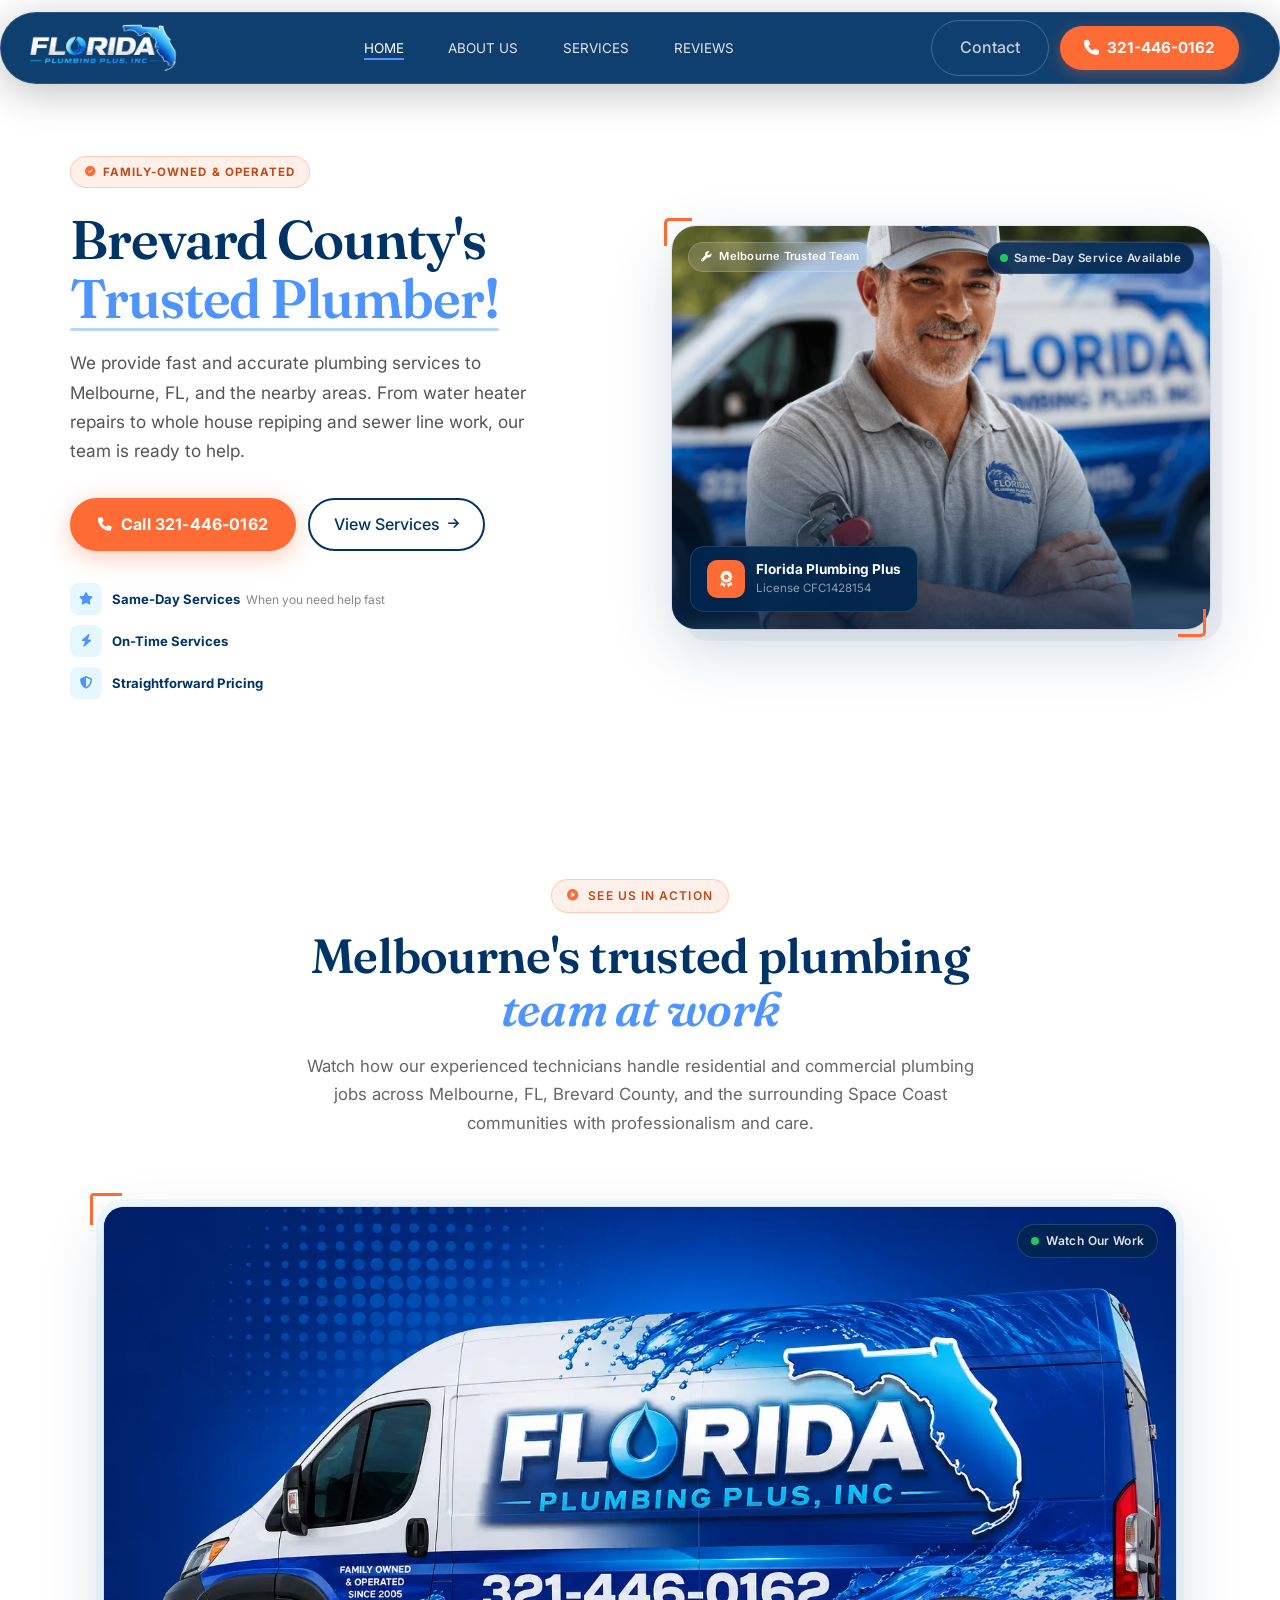
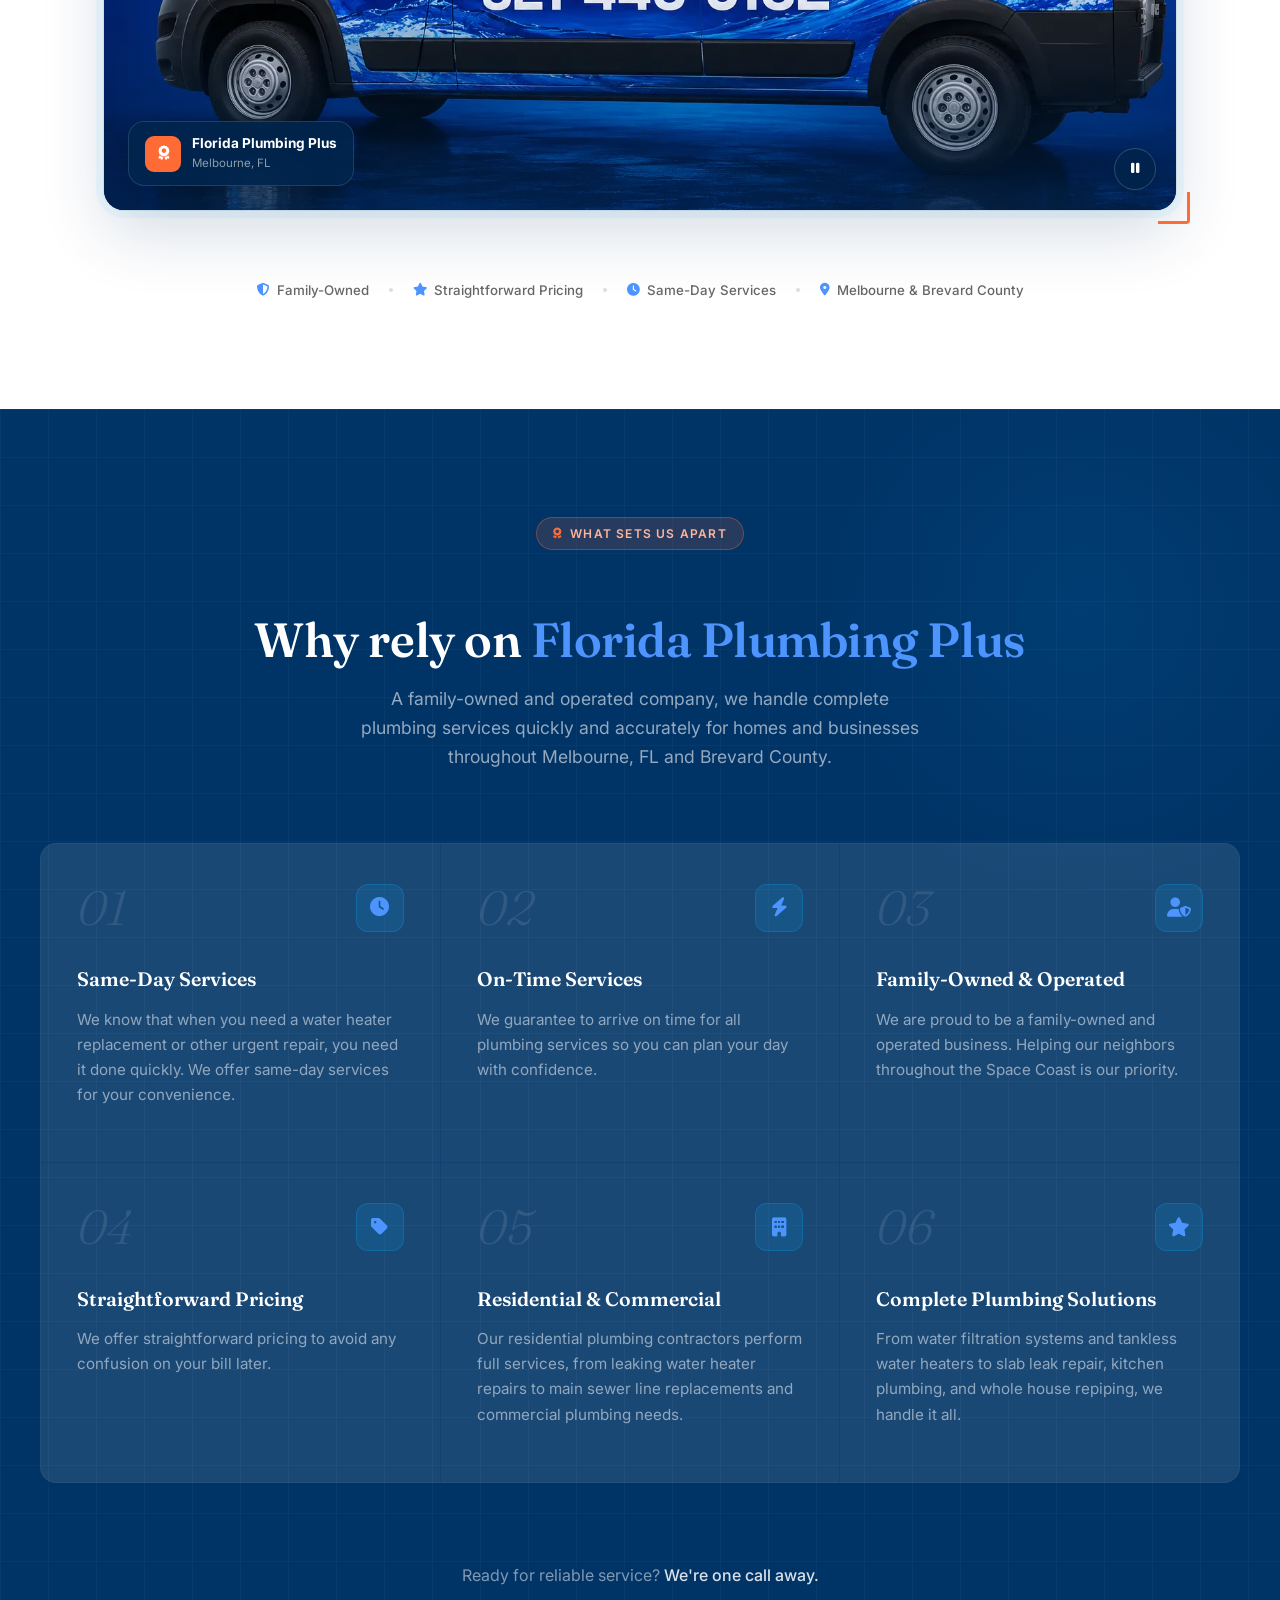
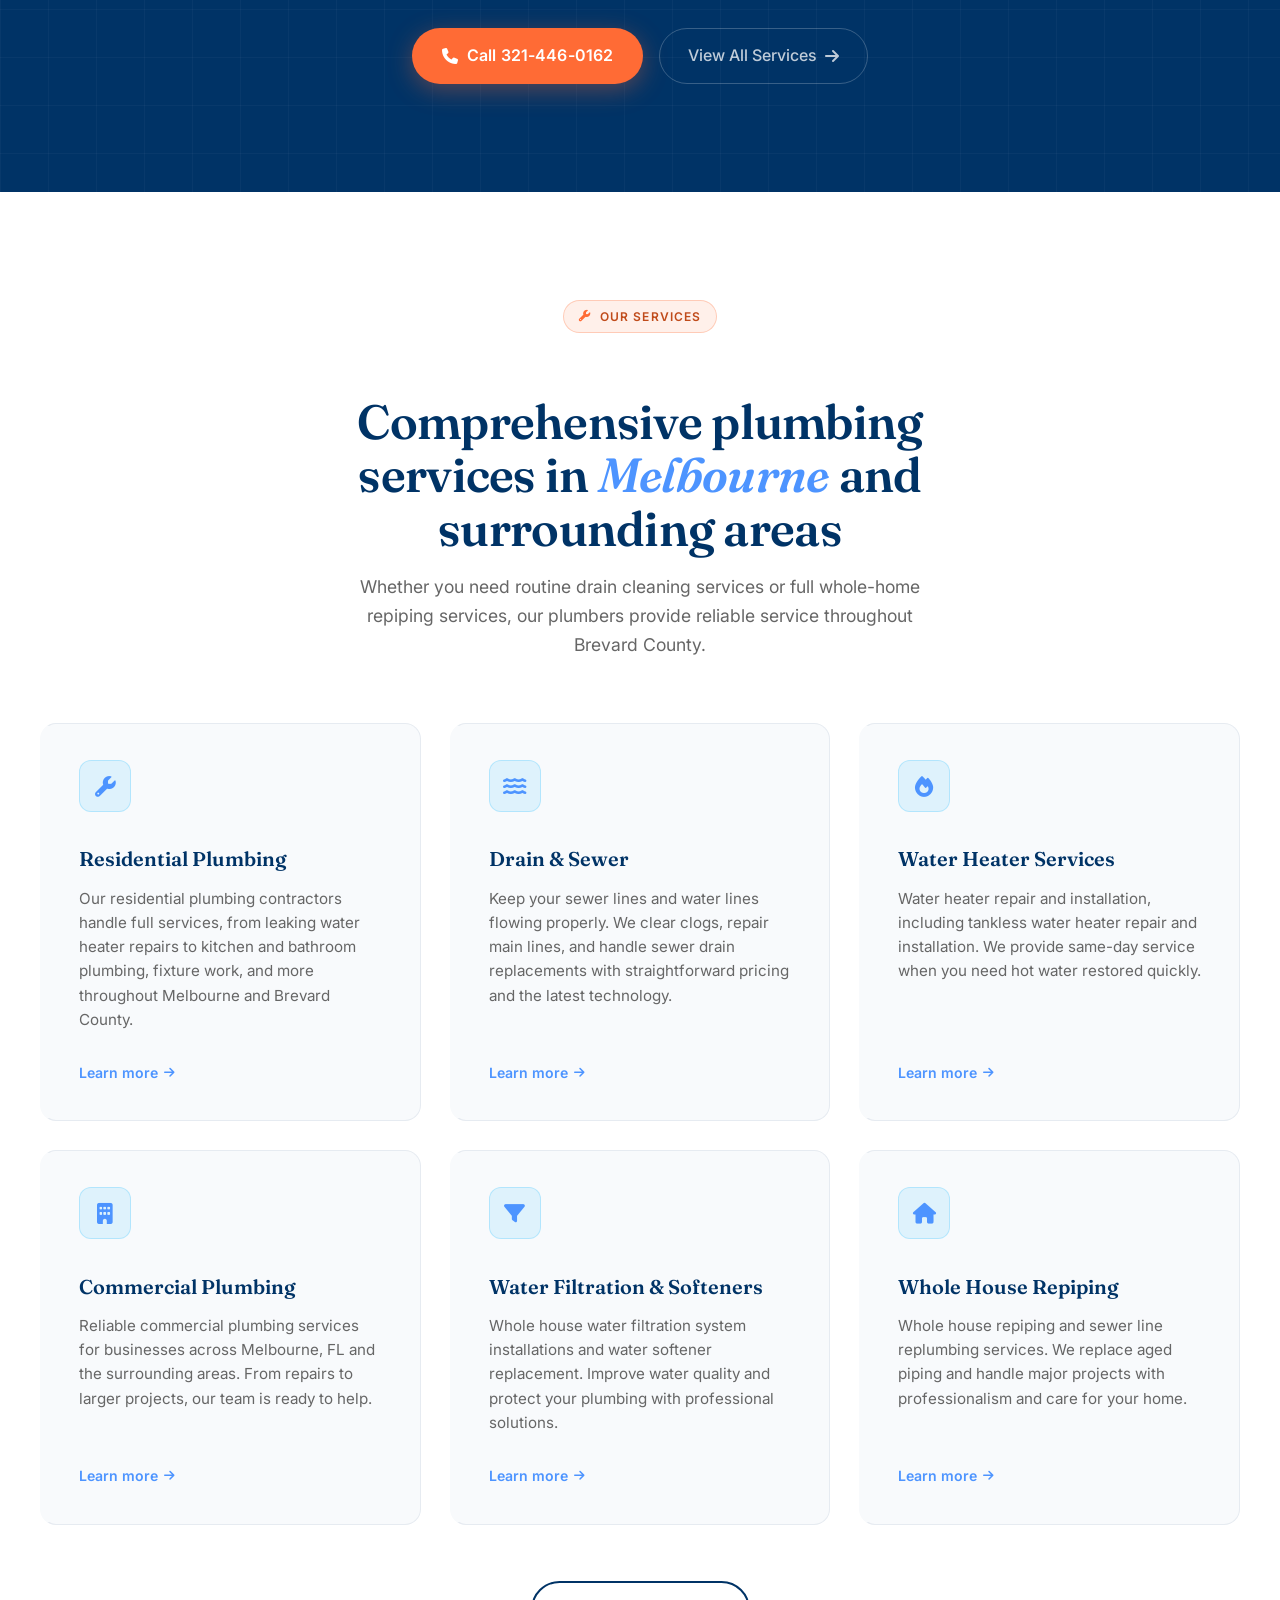
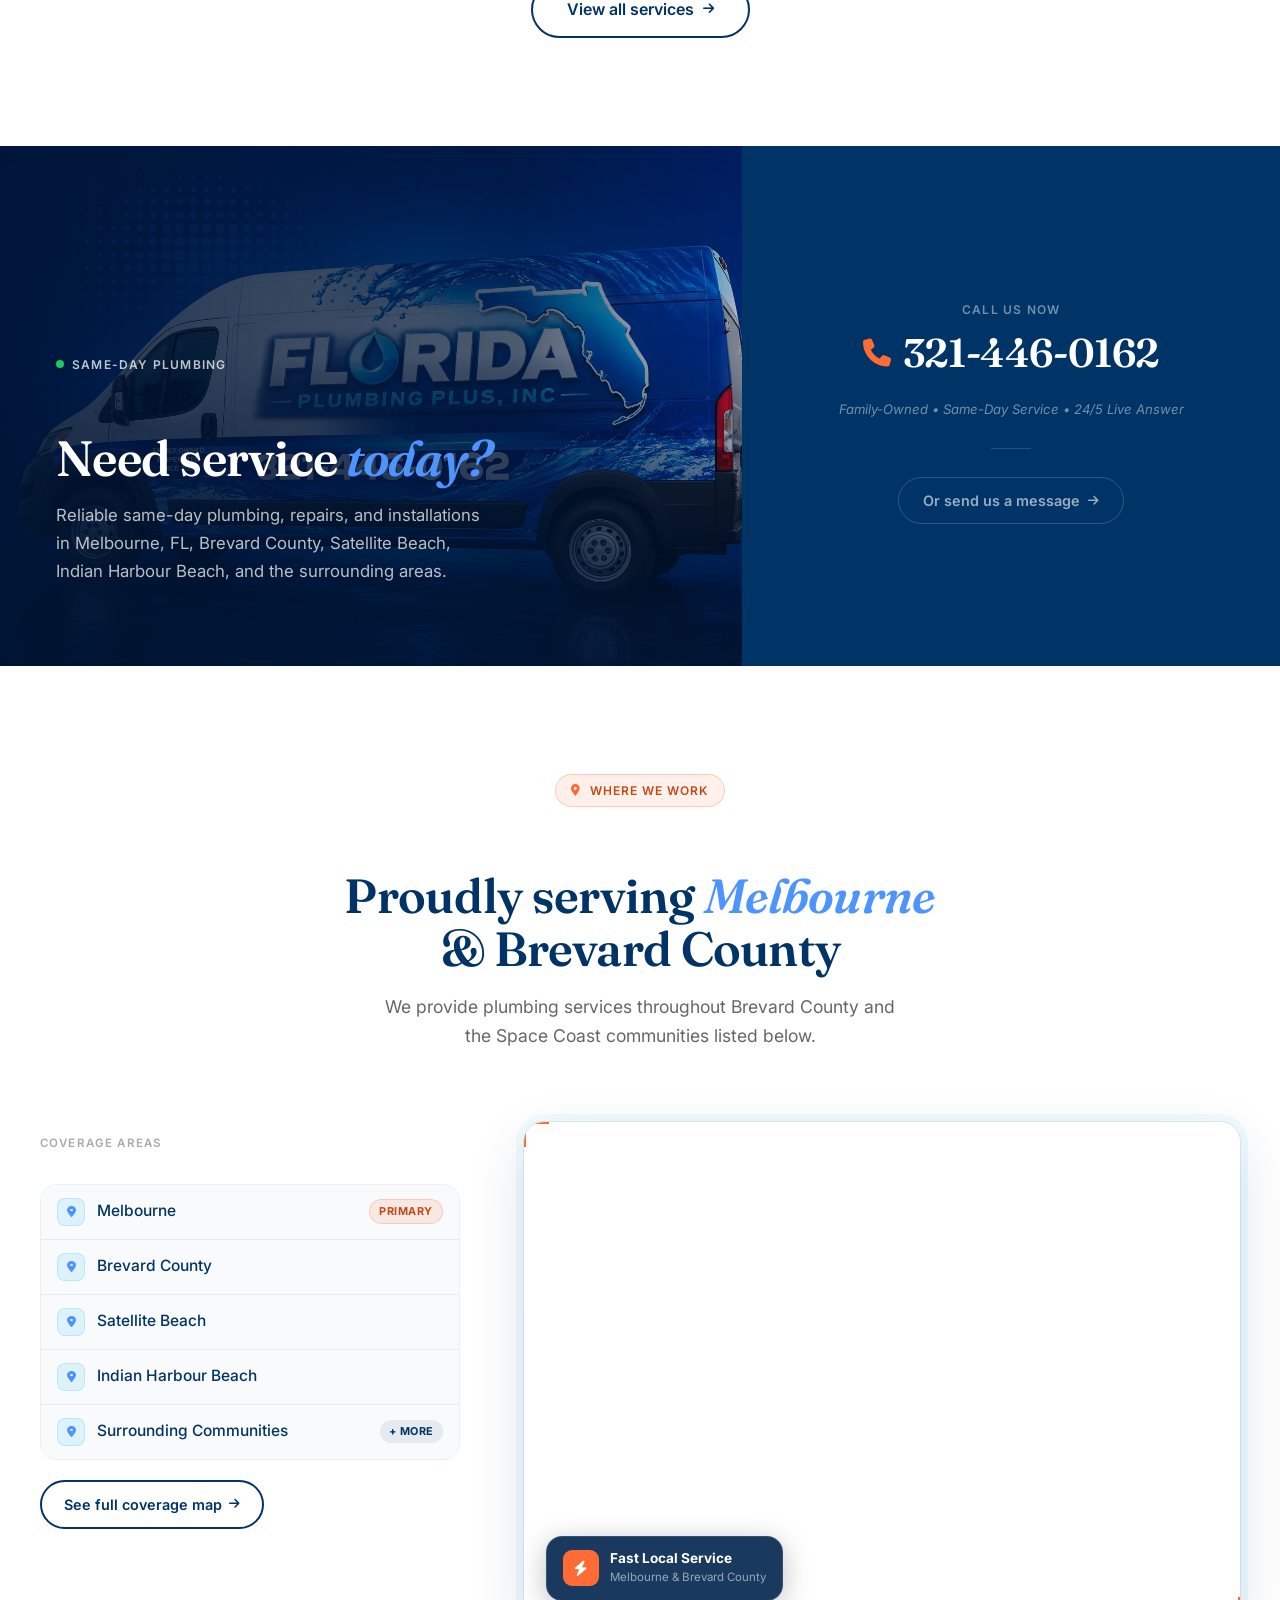
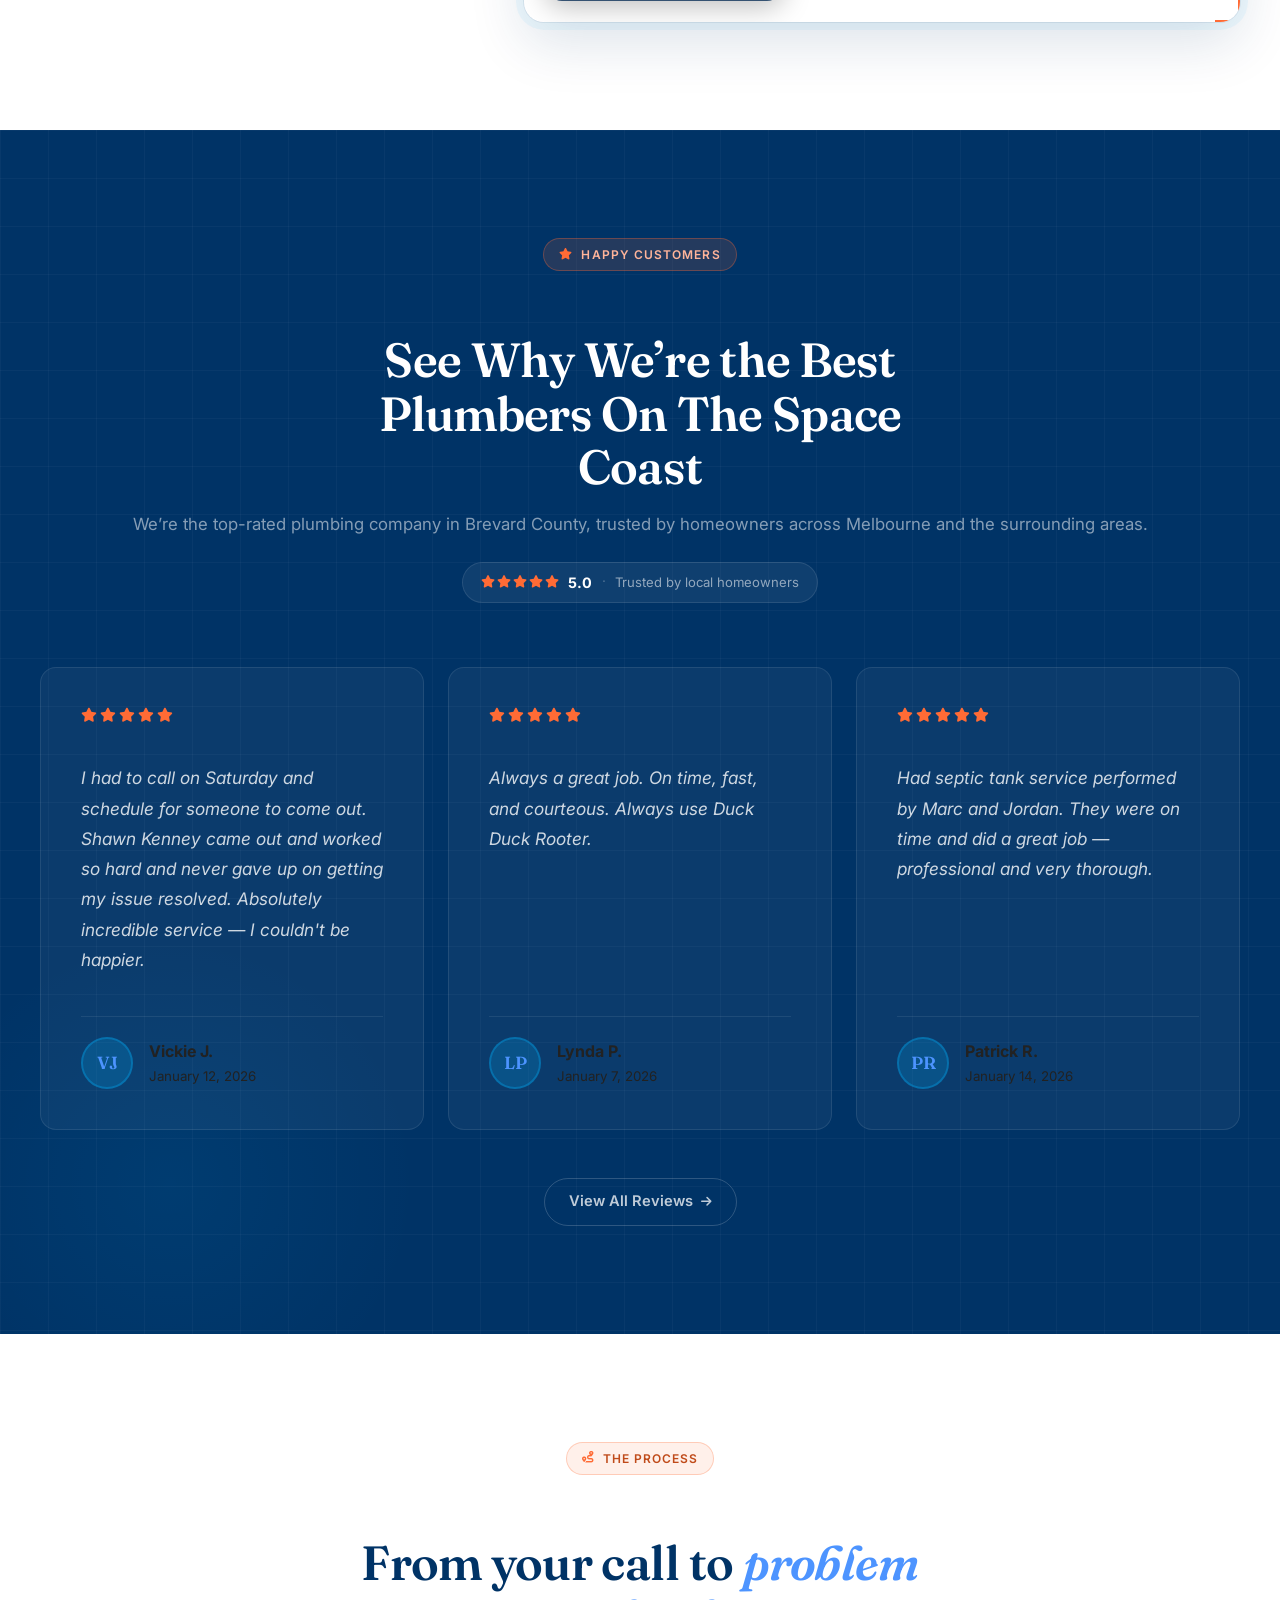
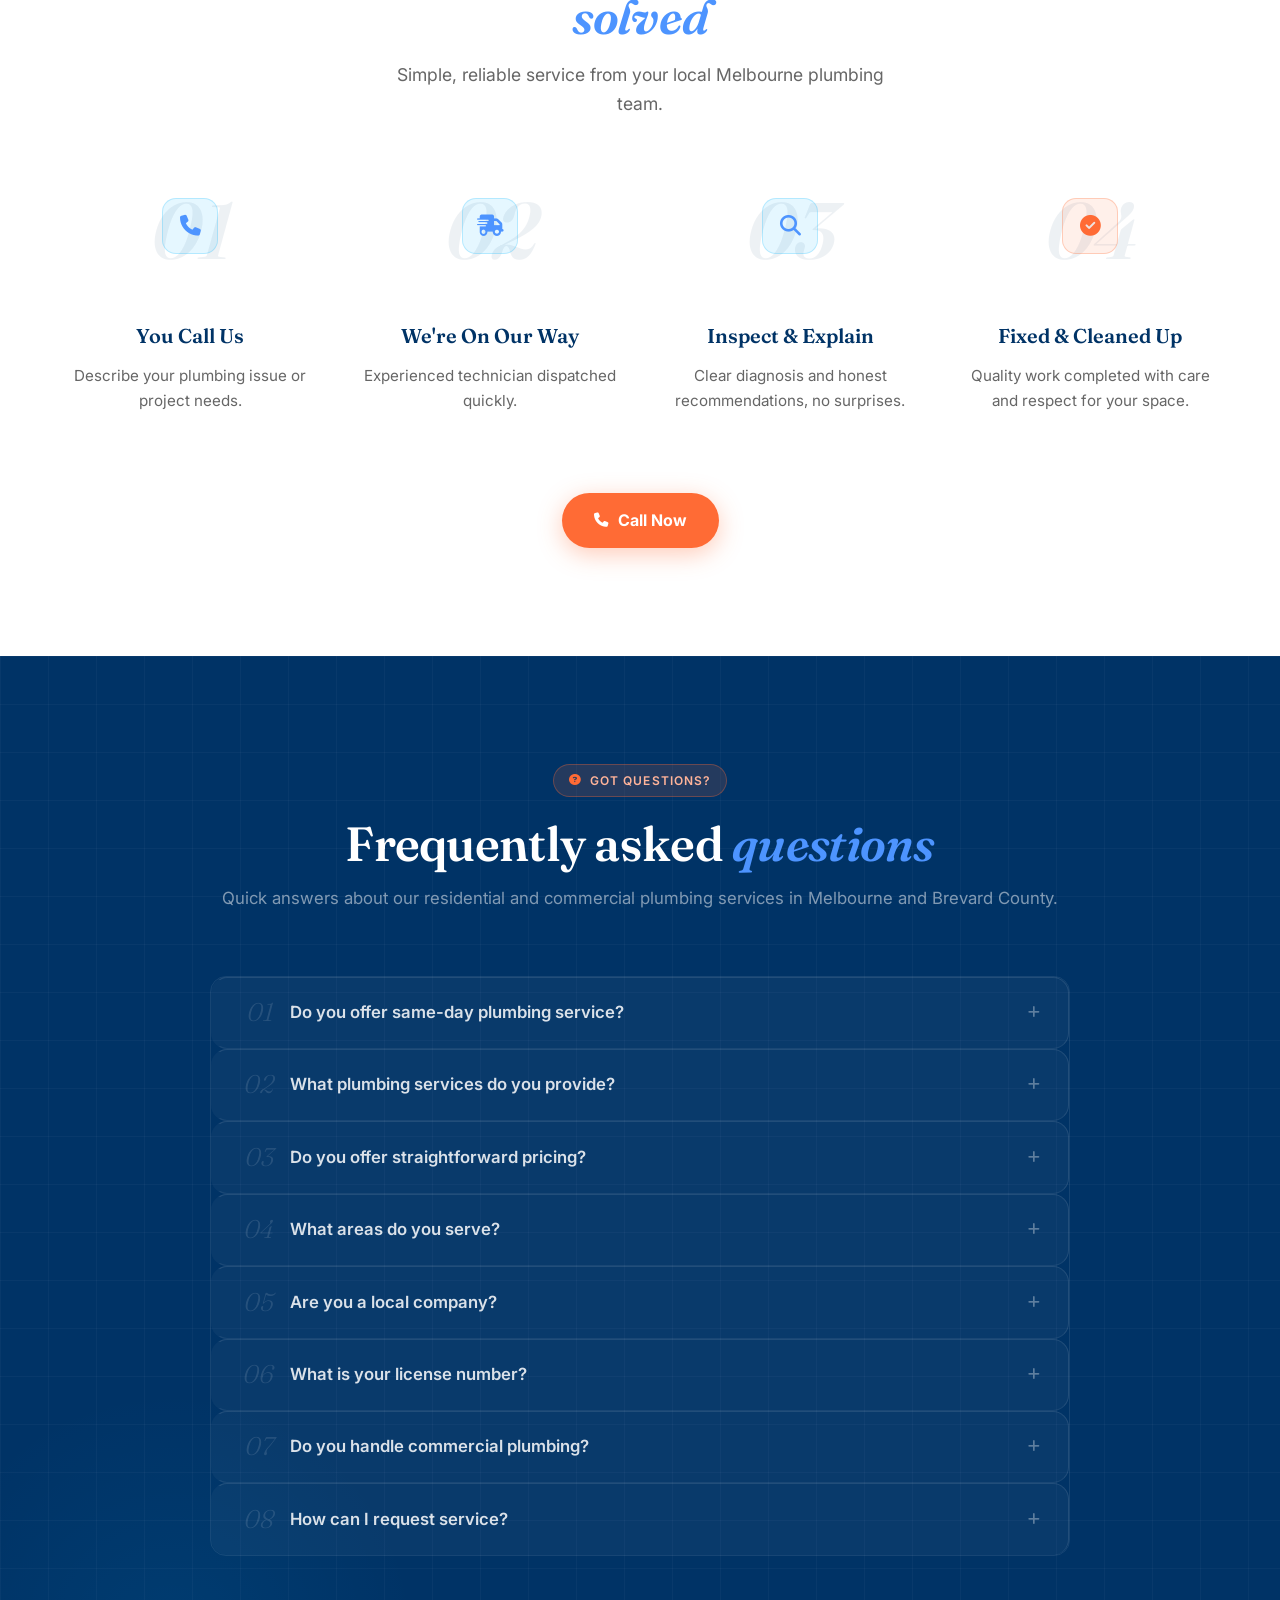
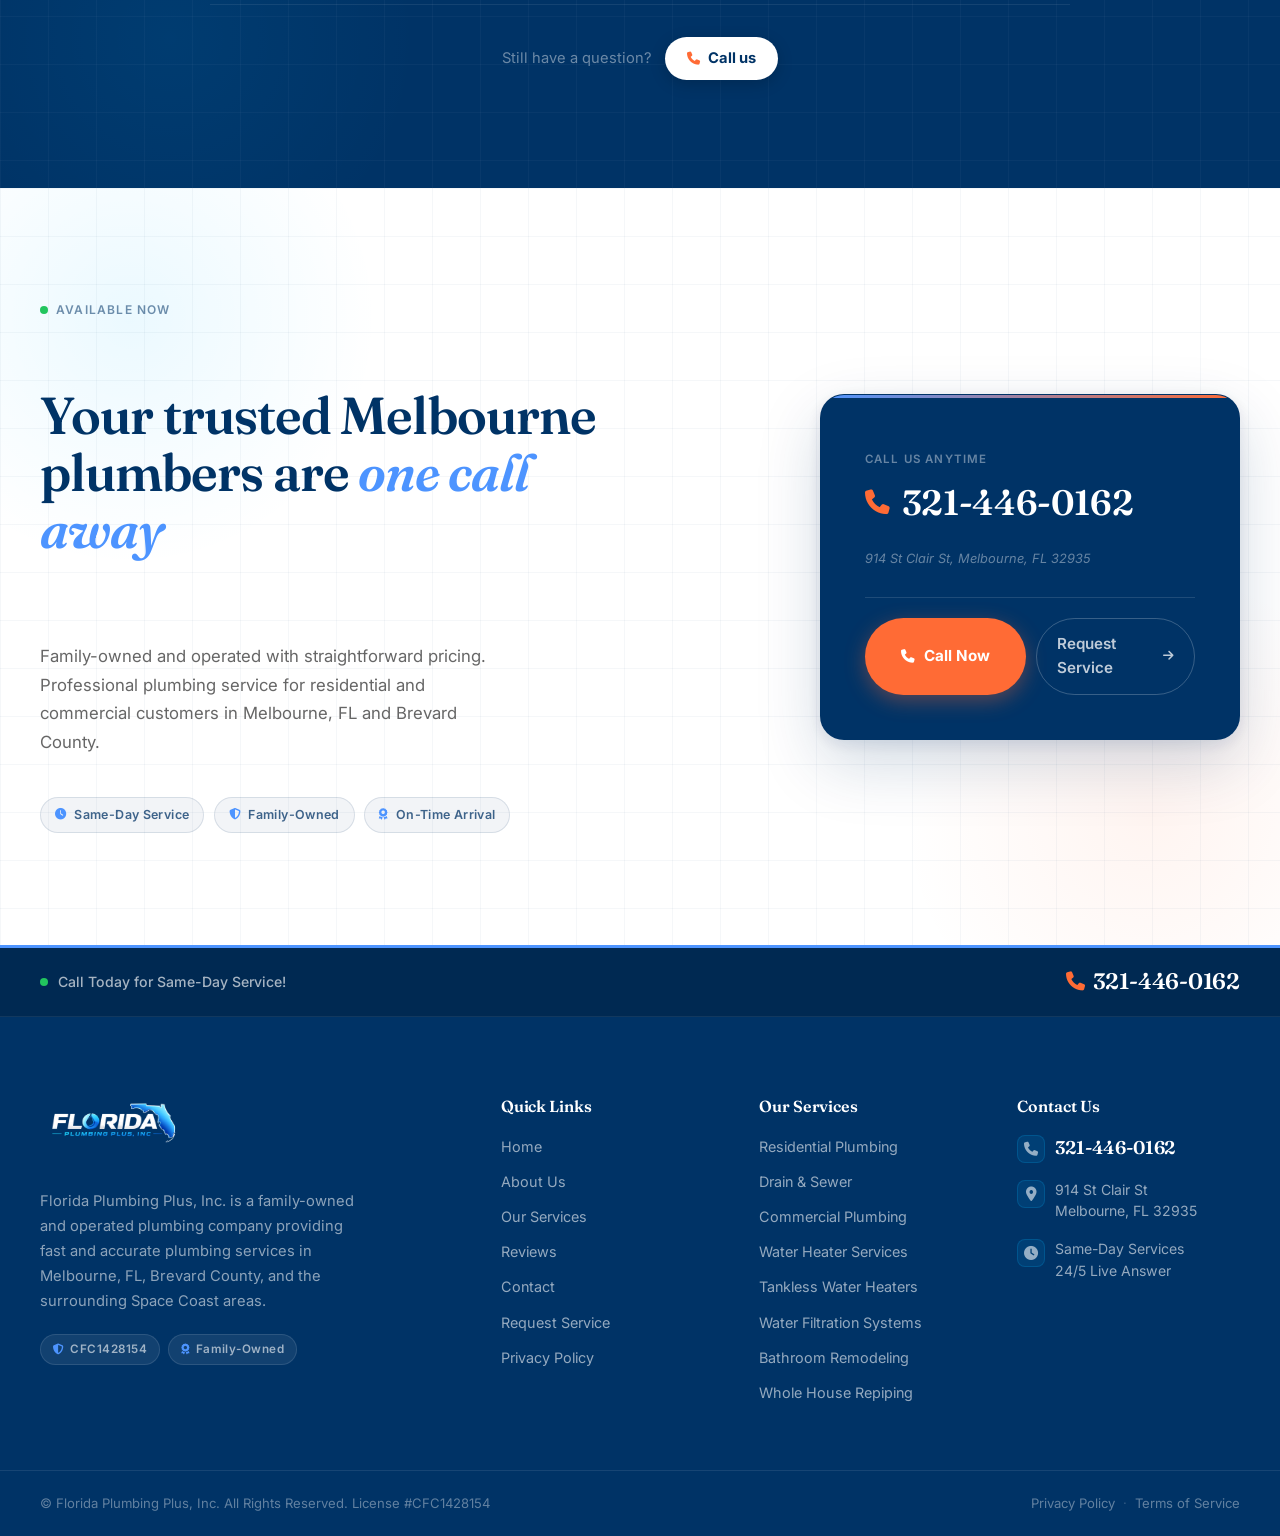
<file: index.html>
<!DOCTYPE html>
<html lang="en">
<head>
    <meta charset="UTF-8">
    <meta name="viewport" content="width=device-width, initial-scale=1.0">
    <title>Florida Plumbing Plus, Inc. | Trusted Plumbing Services in Melbourne, FL</title>
    <meta name="description" content="Florida Plumbing Plus, Inc. provides fast and accurate plumbing services in Melbourne, FL and Brevard County. Same-day service, water heaters, drain and sewer, repiping, and more. Call 321-446-0162. License CFC1428154.">
    <link href="https://fonts.googleapis.com/css2?family=Fraunces:wght@400;500;600;700&amp;family=Inter:wght@400;500;600&amp;display=swap" rel="stylesheet">
    <link rel="stylesheet" href="https://cdnjs.cloudflare.com/ajax/libs/font-awesome/6.6.0/css/all.min.css">
    <link href="https://unpkg.com/aos@2.3.1/dist/aos.css" rel="stylesheet">
    <link rel="stylesheet" href="assets/css/style.css">
    <link rel="stylesheet" href="assets/css/style2.css">

    <!-- Favicon -->
    <link rel="apple-touch-icon" sizes="180x180" href="super_favicon/apple-touch-icon.png">
    <link rel="icon" type="image/png" sizes="32x32" href="super_favicon/favicon-32x32.png">
    <link rel="icon" type="image/png" sizes="16x16" href="super_favicon/favicon-16x16.png">
    <link rel="manifest" href="super_favicon/site.webmanifest">
</head>
<body>

<div id="header-container"></div>

<!-- ==================== HERO SECTION ==================== -->
<section class="hero-section">
  <div class="hero-inner">

    <!-- LEFT: Content -->
    <div class="hero-content" data-aos="fade-right" data-aos-duration="700">

      <div class="hero-badge">
        <i class="fas fa-circle-check"></i>
        Family-Owned &amp; Operated
      </div>

      <h1 class="hero-headline">
        Brevard County's<br>
        <span class="hero-highlight">Trusted Plumber!</span>
      </h1>

      <p class="hero-sub">
        We provide fast and accurate plumbing services to Melbourne, FL, and the nearby areas. From water heater repairs to whole house repiping and sewer line work, our team is ready to help.
      </p>

      <div class="hero-ctas">
        <a href="tel:3214460162" class="hero-btn-primary">
          <i class="fas fa-phone"></i> Call 321-446-0162
        </a>
        <a href="services.html" class="hero-btn-outline">
          View Services <i class="fas fa-arrow-right"></i>
        </a>
      </div>

      <div class="hero-proof">

        <div class="proof-row">
          <div class="proof-icon"><i class="fas fa-star"></i></div>
          <div class="proof-text">
            <strong>Same-Day Services</strong>
            <span>When you need help fast</span>
          </div>
        </div>

        <div class="proof-row">
          <div class="proof-icon"><i class="fas fa-bolt"></i></div>
          <div class="proof-text">
            <strong>On-Time Services</strong>
          </div>
        </div>

        <div class="proof-row">
          <div class="proof-icon"><i class="fas fa-shield-halved"></i></div>
          <div class="proof-text">
            <strong>Straightforward Pricing</strong>
          </div>
        </div>

      </div>

    </div>

    <!-- RIGHT: Image -->
    <div class="hero-img-col" data-aos="fade-left" data-aos-duration="800" data-aos-delay="150">

      <div class="hero-img-block">

        <div class="hero-img-frame">

          <img
            src="assets/images/plumbingplus_hero.png"
            alt="Florida Plumbing Plus, Inc. — trusted plumbing services in Melbourne, FL"
            class="hero-img"
            loading="eager"
            fetchpriority="high"
          >

          <div class="img-fade" aria-hidden="true"></div>

          <div class="img-stat-badge">
            <i class="fas fa-wrench"></i> Melbourne Trusted Team
          </div>

          <div class="img-floating-badge">
            <div class="badge-icon">
              <i class="fas fa-award"></i>
            </div>
            <div class="badge-text">
              <strong>Florida Plumbing Plus</strong>
              <span>License CFC1428154</span>
            </div>
          </div>

          <div class="img-live-badge">
            <span class="live-dot" aria-hidden="true"></span>
            Same-Day Service Available
          </div>

        </div>

        <span class="corner corner-tl" aria-hidden="true"></span>
        <span class="corner corner-br" aria-hidden="true"></span>
        <div class="img-shadow-block" aria-hidden="true"></div>

      </div>
    </div>

  </div>
</section>


<!-- VIDEO SECTION  -->
<section class="vid-section">
  <div class="vid-inner">

    <div class="vid-header" data-aos="fade-up">
      <div class="vid-eyebrow">
        <i class="fas fa-play-circle"></i>
        See us in action
      </div>
      <h2 class="vid-headline">
        Melbourne's trusted plumbing <em>team at work</em>
      </h2>
      <p class="vid-sub">
        Watch how our experienced technicians handle residential and commercial plumbing jobs across Melbourne, FL, Brevard County, and the surrounding Space Coast communities with professionalism and care.
      </p>
    </div>

    <div class="vid-frame-wrap" data-aos="fade-up" data-aos-delay="120">

      <span class="vid-corner vid-corner-tl" aria-hidden="true"></span>
      <span class="vid-corner vid-corner-br" aria-hidden="true"></span>

      <div class="vid-frame">

      <video
        id="company-video"
        class="vid-player"
        src=""
        loop
        playsinline
        preload="metadata"
        poster="assets/images/plumbingplus_1.webp"
        aria-label="Florida Plumbing Plus, Inc. — company overview video"
      ></video>

        <div class="vid-fade" aria-hidden="true"></div>

        <button class="vid-toggle" id="vid-toggle" aria-label="Pause video">
          <i class="fas fa-pause" id="vid-toggle-icon"></i>
        </button>

        <div class="vid-live-badge">
          <span class="live-dot" aria-hidden="true"></span>
          Watch Our Work
        </div>

        <div class="vid-info-badge">
          <div class="vid-badge-icon">
            <i class="fas fa-award"></i>
          </div>
          <div class="vid-badge-text">
            <strong>Florida Plumbing Plus</strong>
            <span>Melbourne, FL</span>
          </div>
        </div>

      </div>
    </div>

    <!-- Bottom trust strip -->
    <div class="vid-proof" data-aos="fade-up" data-aos-delay="200">
      <div class="vid-proof-item">
        <i class="fas fa-shield-halved"></i>
        <span>Family-Owned</span>
      </div>
      <div class="vid-proof-dot" aria-hidden="true"></div>
      <div class="vid-proof-item">
        <i class="fas fa-star"></i>
        <span>Straightforward Pricing</span>
      </div>
      <div class="vid-proof-dot" aria-hidden="true"></div>
      <div class="vid-proof-item">
        <i class="fas fa-clock"></i>
        <span>Same-Day Services</span>
      </div>
      <div class="vid-proof-dot" aria-hidden="true"></div>
      <div class="vid-proof-item">
        <i class="fas fa-map-marker-alt"></i>
        <span>Melbourne &amp; Brevard County</span>
      </div>
    </div>

  </div>
</section>

<!-- Why choose us -->

<section class="why-section">
  <div class="why-inner">

    <div class="why-header">
      <div class="why-eyebrow">
        <i class="fas fa-award"></i>
        What sets us apart
      </div>
      <h2>Why rely on <span>Florida Plumbing Plus</span></h2>
      <p class="why-subtitle">
        A family-owned and operated company, we handle complete plumbing services quickly and accurately for homes and businesses throughout Melbourne, FL and Brevard County.
      </p>
    </div>

    <div class="why-grid">

      <div class="why-card">
        <div class="card-top">
          <span class="card-number">01</span>
          <div class="card-icon"><i class="fas fa-clock"></i></div>
        </div>
        <div class="card-body">
          <h3>Same-Day Services</h3>
          <p>We know that when you need a water heater replacement or other urgent repair, you need it done quickly. We offer same-day services for your convenience.</p>
        </div>
      </div>

      <div class="why-card">
        <div class="card-top">
          <span class="card-number">02</span>
          <div class="card-icon"><i class="fas fa-bolt"></i></div>
        </div>
        <div class="card-body">
          <h3>On-Time Services</h3>
          <p>We guarantee to arrive on time for all plumbing services so you can plan your day with confidence.</p>
        </div>
      </div>

      <div class="why-card">
        <div class="card-top">
          <span class="card-number">03</span>
          <div class="card-icon"><i class="fas fa-user-shield"></i></div>
        </div>
        <div class="card-body">
          <h3>Family-Owned &amp; Operated</h3>
          <p>We are proud to be a family-owned and operated business. Helping our neighbors throughout the Space Coast is our priority.</p>
        </div>
      </div>

      <div class="why-card">
        <div class="card-top">
          <span class="card-number">04</span>
          <div class="card-icon"><i class="fas fa-tag"></i></div>
        </div>
        <div class="card-body">
          <h3>Straightforward Pricing</h3>
          <p>We offer straightforward pricing to avoid any confusion on your bill later.</p>
        </div>
      </div>

      <div class="why-card">
        <div class="card-top">
          <span class="card-number">05</span>
          <div class="card-icon"><i class="fas fa-building"></i></div>
        </div>
        <div class="card-body">
          <h3>Residential &amp; Commercial</h3>
          <p>Our residential plumbing contractors perform full services, from leaking water heater repairs to main sewer line replacements and commercial plumbing needs.</p>
        </div>
      </div>

      <div class="why-card">
        <div class="card-top">
          <span class="card-number">06</span>
          <div class="card-icon"><i class="fas fa-star"></i></div>
        </div>
        <div class="card-body">
          <h3>Complete Plumbing Solutions</h3>
          <p>From water filtration systems and tankless water heaters to slab leak repair, kitchen plumbing, and whole house repiping, we handle it all.</p>
        </div>
      </div>

    </div>

    <div class="why-footer">
      <p>Ready for reliable service? <strong>We're one call away.</strong></p>
      <div class="why-cta-group">
        <a href="tel:3214460162" class="btn-primary">
          <i class="fas fa-phone"></i> Call 321-446-0162
        </a>
        <a href="services.html" class="btn-ghost">
          View All Services <i class="fas fa-arrow-right"></i>
        </a>
      </div>
    </div>

  </div>
</section>

<!-- ==================== OUR SERVICES ==================== -->
<section class="services-section">
  <div class="services-inner">

    <div class="services-header" data-aos="fade-up">
      <div class="services-eyebrow">
        <i class="fas fa-wrench"></i>
        Our Services
      </div>
      <h2>Comprehensive plumbing services in <em>Melbourne</em> and surrounding areas</h2>
      <p class="services-subtitle">Whether you need routine drain cleaning services or full whole-home repiping services, our plumbers provide reliable service throughout Brevard County.</p>
    </div>

    <div class="services-grid" id="services" data-aos="fade-up" data-aos-delay="100">
      <!-- Populated by JS -->
    </div>

    <div class="services-footer" data-aos="fade-up">
      <a href="services.html" class="svc-view-all">
        View all services <i class="fas fa-arrow-right"></i>
      </a>
    </div>

  </div>
</section>

<!-- ==================== EMERGENCY BANNER ==================== -->
<section class="emerg-banner">
  <div class="emerg-left">
    <div class="emerg-left-overlay" aria-hidden="true"></div>
    <div class="emerg-left-content" data-aos="fade-right">
      <div class="emerg-eyebrow">
        <span class="live-dot" aria-hidden="true"></span>
        Same-Day Plumbing
      </div>
      <h2 class="emerg-headline">Need service <em>today?</em></h2>
      <p class="emerg-sub">Reliable same-day plumbing, repairs, and installations in Melbourne, FL, Brevard County, Satellite Beach, Indian Harbour Beach, and the surrounding areas.</p>
    </div>
  </div>

  <div class="emerg-right" data-aos="fade-left">
    <p class="emerg-label">Call us now</p>
    <a href="tel:3214460162" class="emerg-number">
      <i class="fas fa-phone"></i>
      321-446-0162
    </a>
    <p class="emerg-note">Family-Owned • Same-Day Service • 24/5 Live Answer</p>
    <div class="emerg-divider" aria-hidden="true"></div>
    <a href="/contact" class="emerg-contact-link">
      Or send us a message <i class="fas fa-arrow-right"></i>
    </a>
  </div>
</section>

<!-- ==================== SERVICE AREAS ==================== -->
<section class="areas-section">
  <div class="areas-inner">

    <div class="areas-header" data-aos="fade-up">
      <div class="areas-eyebrow">
        <i class="fas fa-map-marker-alt"></i>
        Where we work
      </div>
      <h2>Proudly serving <em>Melbourne</em> &amp; Brevard County</h2>
      <p class="areas-subtitle">We provide plumbing services throughout Brevard County and the Space Coast communities listed below.</p>
    </div>

    <div class="areas-body">

      <div class="areas-list-col" data-aos="fade-right">
        <p class="areas-list-label">Coverage areas</p>
        <ul class="areas-list">
          <li data-aos="fade-up" data-aos-delay="60"><span class="area-pin"><i class="fas fa-map-marker-alt"></i></span><span class="area-name">Melbourne</span><span class="area-badge primary">Primary</span></li>
          <li data-aos="fade-up" data-aos-delay="110"><span class="area-pin"><i class="fas fa-map-marker-alt"></i></span><span class="area-name">Brevard County</span></li>
          <li data-aos="fade-up" data-aos-delay="160"><span class="area-pin"><i class="fas fa-map-marker-alt"></i></span><span class="area-name">Satellite Beach</span></li>
          <li data-aos="fade-up" data-aos-delay="210"><span class="area-pin"><i class="fas fa-map-marker-alt"></i></span><span class="area-name">Indian Harbour Beach</span></li>
          <li data-aos="fade-up" data-aos-delay="260"><span class="area-pin"><i class="fas fa-map-marker-alt"></i></span><span class="area-name">Surrounding Communities</span><span class="area-badge">+ More</span></li>
        </ul>

        <a href="service-areas.html" class="areas-all-link">
          See full coverage map <i class="fas fa-arrow-right"></i>
        </a>
      </div>

      <div class="areas-map-col" data-aos="fade-left">
        <div class="areas-map-frame">
          <span class="map-corner map-corner-tl" aria-hidden="true"></span>
          <span class="map-corner map-corner-br" aria-hidden="true"></span>
          <iframe src="https://www.google.com/maps/embed?pb=!1m18!1m12!1m3!1d111599.486!2d-80.63!3d28.08!2m3!1f0!2f0!3f0!3m2!1i1024!2i768!4f13.1!3m3!1m2!1s0x88de0d7e0e0e0e0e%3A0x5f5f5f5f5f5f5f5f!2sMelbourne%2C%20FL!5e0!3m2!1sen!2sus!4v1720000000000" width="100%" height="100%" style="border:0;" allowfullscreen="" loading="lazy" referrerpolicy="no-referrer-when-downgrade" title="Florida Plumbing Plus service area map"></iframe>
          <div class="map-badge">
            <div class="map-badge-icon"><i class="fas fa-bolt"></i></div>
            <div class="map-badge-text"><strong>Fast Local Service</strong><span>Melbourne &amp; Brevard County</span></div>
          </div>
        </div>
      </div>
    </div>
  </div>
</section>

<!-- ==================== CUSTOMER TESTIMONIALS ==================== -->
<section class="testi-section">
  <div class="testi-inner">

    <div class="testi-header" data-aos="fade-up">
      <div class="testi-eyebrow">
        <i class="fas fa-star"></i>
        Happy Customers
      </div>
      <h2>See Why We’re the Best Plumbers On The Space Coast</h2>
      <p class="testi-subtitle">We’re the top-rated plumbing company in Brevard County, trusted by homeowners across Melbourne and the surrounding areas.</p>

      <div class="testi-aggregate">
        <div class="agg-stars" aria-label="5 out of 5 stars">
          <i class="fas fa-star"></i><i class="fas fa-star"></i><i class="fas fa-star"></i><i class="fas fa-star"></i><i class="fas fa-star"></i>
        </div>
        <span class="agg-score">5.0</span>
        <span class="agg-divider" aria-hidden="true">·</span>
        <span class="agg-count">Trusted by local homeowners</span>
      </div>
    </div>

    <div class="testi-slider-wrap">
      <div class="testi-track" id="testimonial-slider">
        <!-- Populated by JS -->
      </div>
    </div>

    <div class="testi-controls" id="testi-controls">
      <button id="prev-btn" class="testi-arrow" aria-label="Previous review"><i class="fas fa-arrow-left"></i></button>
      <div class="testi-dots" id="testi-dots"></div>
      <button id="next-btn" class="testi-arrow" aria-label="Next review"><i class="fas fa-arrow-right"></i></button>
    </div>

    <div class="testi-footer" data-aos="fade-up">
      <a href="index.html" class="testi-all-link">View All Reviews <i class="fas fa-arrow-right"></i></a>
    </div>

  </div>
</section>

<!-- ==================== HOW IT WORKS ==================== -->
<section class="hiw-section">
  <div class="hiw-inner">
    <div class="hiw-header" data-aos="fade-up">
      <div class="hiw-eyebrow"><i class="fas fa-route"></i> The process</div>
      <h2>From your call to <em>problem solved</em></h2>
      <p class="hiw-subtitle">Simple, reliable service from your local Melbourne plumbing team.</p>
    </div>

    <div class="hiw-steps">
      <!-- JS or static steps - structure unchanged -->
      <div class="hiw-step" data-aos="fade-up" data-aos-delay="80">
        <div class="hiw-step-top"><div class="hiw-step-num">01</div><div class="hiw-icon-wrap"><i class="fas fa-phone"></i></div></div>
        <div class="hiw-step-body"><h3>You Call Us</h3><p>Describe your plumbing issue or project needs.</p></div>
      </div>
      <div class="hiw-step" data-aos="fade-up" data-aos-delay="180">
        <div class="hiw-step-top"><div class="hiw-step-num">02</div><div class="hiw-icon-wrap"><i class="fas fa-truck-fast"></i></div></div>
        <div class="hiw-step-body"><h3>We're On Our Way</h3><p>Experienced technician dispatched quickly.</p></div>
      </div>
      <div class="hiw-step" data-aos="fade-up" data-aos-delay="280">
        <div class="hiw-step-top"><div class="hiw-step-num">03</div><div class="hiw-icon-wrap"><i class="fas fa-magnifying-glass"></i></div></div>
        <div class="hiw-step-body"><h3>Inspect &amp; Explain</h3><p>Clear diagnosis and honest recommendations, no surprises.</p></div>
      </div>
      <div class="hiw-step" data-aos="fade-up" data-aos-delay="380">
        <div class="hiw-step-top"><div class="hiw-step-num">04</div><div class="hiw-icon-wrap hiw-icon-wrap--done"><i class="fas fa-circle-check"></i></div></div>
        <div class="hiw-step-body"><h3>Fixed &amp; Cleaned Up</h3><p>Quality work completed with care and respect for your space.</p></div>
      </div>
    </div>

    <div class="hiw-footer" data-aos="fade-up">
      <a href="tel:3214460162" class="hiw-cta-primary"><i class="fas fa-phone"></i> Call Now</a>
    </div>
  </div>
</section>

<!-- ==================== FAQS ==================== -->
<section class="faqs-section">
  <div class="faqs-container">
    <div class="faqs-header" data-aos="fade-up">
      <div class="faqs-eyebrow"><i class="fas fa-circle-question"></i> Got questions?</div>
      <h2>Frequently asked <em>questions</em></h2>
      <p class="faqs-subtitle">Quick answers about our residential and commercial plumbing services in Melbourne and Brevard County.</p>
    </div>

    <div class="faq-accordion" id="faq-accordion"></div>

    <div class="faqs-footer" data-aos="fade-up">
      <p>Still have a question?</p>
      <a href="tel:3214460162" class="faqs-cta"><i class="fas fa-phone"></i> Call us</a>
    </div>
  </div>
</section>

<!-- ==================== FINAL CTA ==================== -->
<section class="fcta-section">
  <div class="fcta-blob fcta-blob--left" aria-hidden="true"></div>
  <div class="fcta-blob fcta-blob--right" aria-hidden="true"></div>

  <div class="fcta-inner">
    <div class="fcta-left" data-aos="fade-right">
      <div class="fcta-eyebrow"><span class="live-dot" aria-hidden="true"></span> Available now</div>
      <h2 class="fcta-headline">Your trusted Melbourne plumbers are <em>one call away</em></h2>
      <p class="fcta-sub">Family-owned and operated with straightforward pricing. Professional plumbing service for residential and commercial customers in Melbourne, FL and Brevard County.</p>
      <div class="fcta-chips">
        <div class="fcta-chip"><i class="fas fa-clock"></i> Same-Day Service</div>
        <div class="fcta-chip"><i class="fas fa-shield-halved"></i> Family-Owned</div>
        <div class="fcta-chip"><i class="fas fa-award"></i> On-Time Arrival</div>
      </div>
    </div>

    <div class="fcta-right" data-aos="fade-left" data-aos-delay="100">
      <div class="fcta-card">
        <p class="fcta-card-label">Call us anytime</p>
        <a href="tel:3214460162" class="fcta-number"><i class="fas fa-phone"></i> 321-446-0162</a>
        <p class="fcta-card-note">914 St Clair St, Melbourne, FL 32935</p>
        <div class="fcta-card-divider" aria-hidden="true"></div>
        <div class="fcta-card-ctas">
          <a href="tel:3214460162" class="fcta-btn-primary"><i class="fas fa-phone"></i> Call Now</a>
          <a href="contact.html" class="fcta-btn-ghost">Request Service <i class="fas fa-arrow-right"></i></a>
        </div>
      </div>
    </div>
  </div>
</section>

<!-- SCROLL PROGRESS INDICATOR -->
<div class="scroll-indicator" id="scrollIndicator">
    <div class="scroll-progress-container">
        <div class="scroll-progress-track"></div>
        <div class="scroll-progress-bar" id="scrollProgress"></div>
    </div>
    <button class="scroll-text-btn" id="scrollBtn">
        <span id="scrollText">Scroll Down</span>
    </button>
</div>

<!-- Scripts -->
<script>
    fetch('components/footer.html')
        .then(response => response.text())
        .then(data => {
            document.body.insertAdjacentHTML('beforeend', data);
        });
</script>

<script src="https://cdn.botpress.cloud/webchat/v5.0/inject.js"></script>
<script src="https://files.bpcontent.cloud/2026/08/22/19/20260822193353-CQ48V3KE.js" defer></script>

<script src="https://unpkg.com/aos@2.3.1/dist/aos.js"></script>
<script src="assets/js/header-loader.js"></script>
<script src="assets/js/main.js"></script>
</body>
</html>
</file>
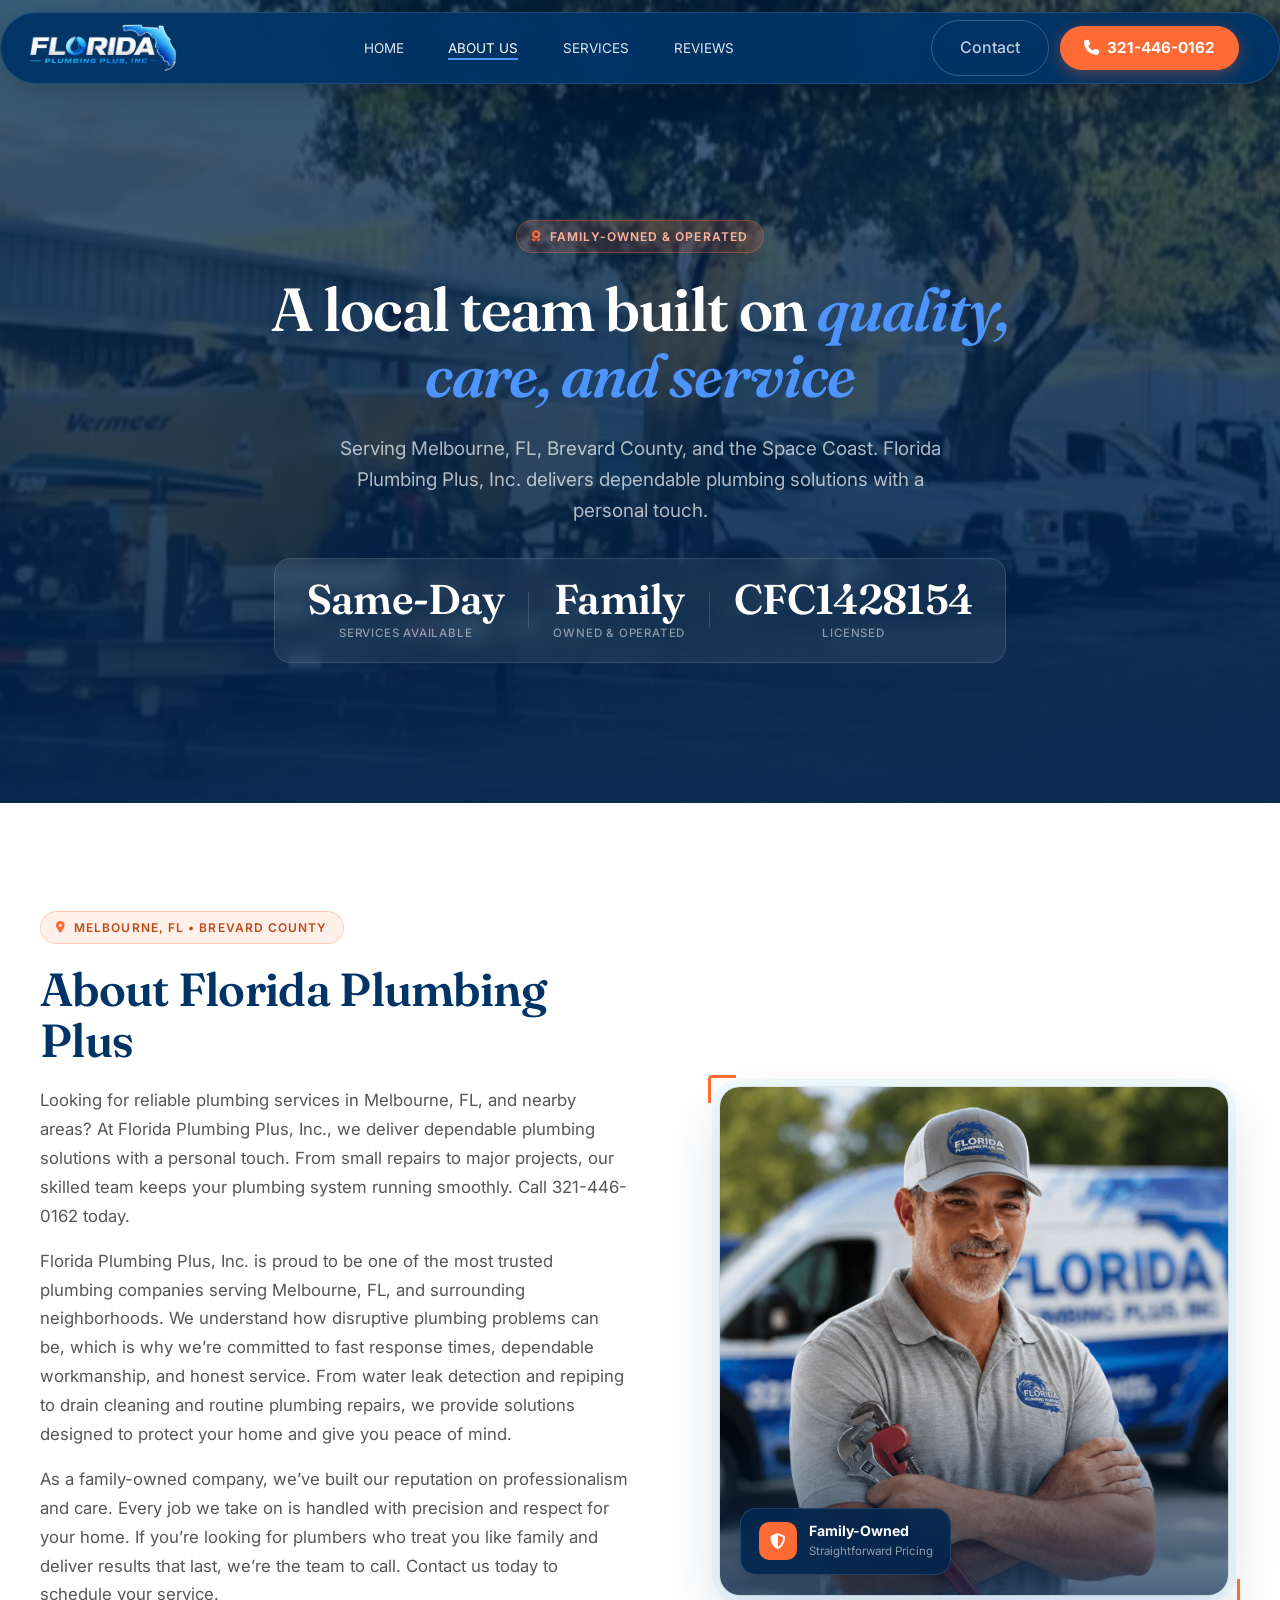
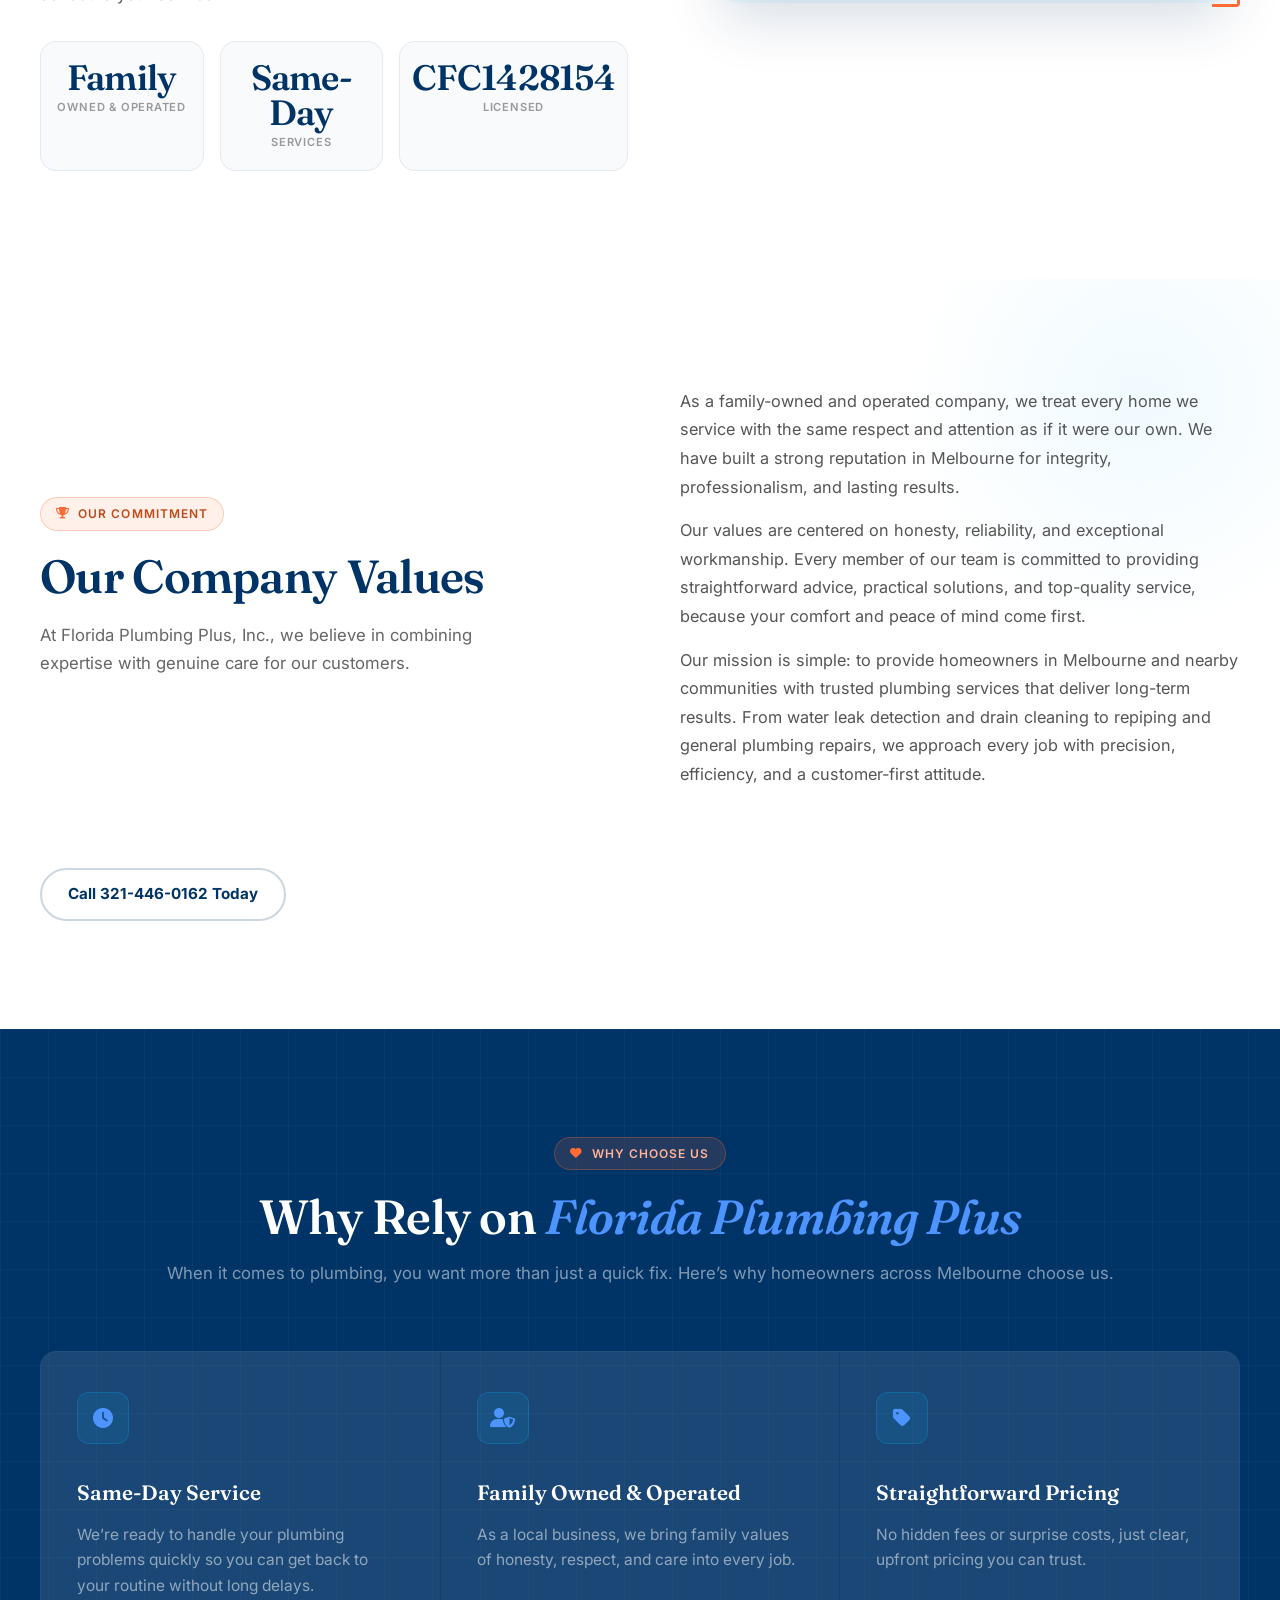
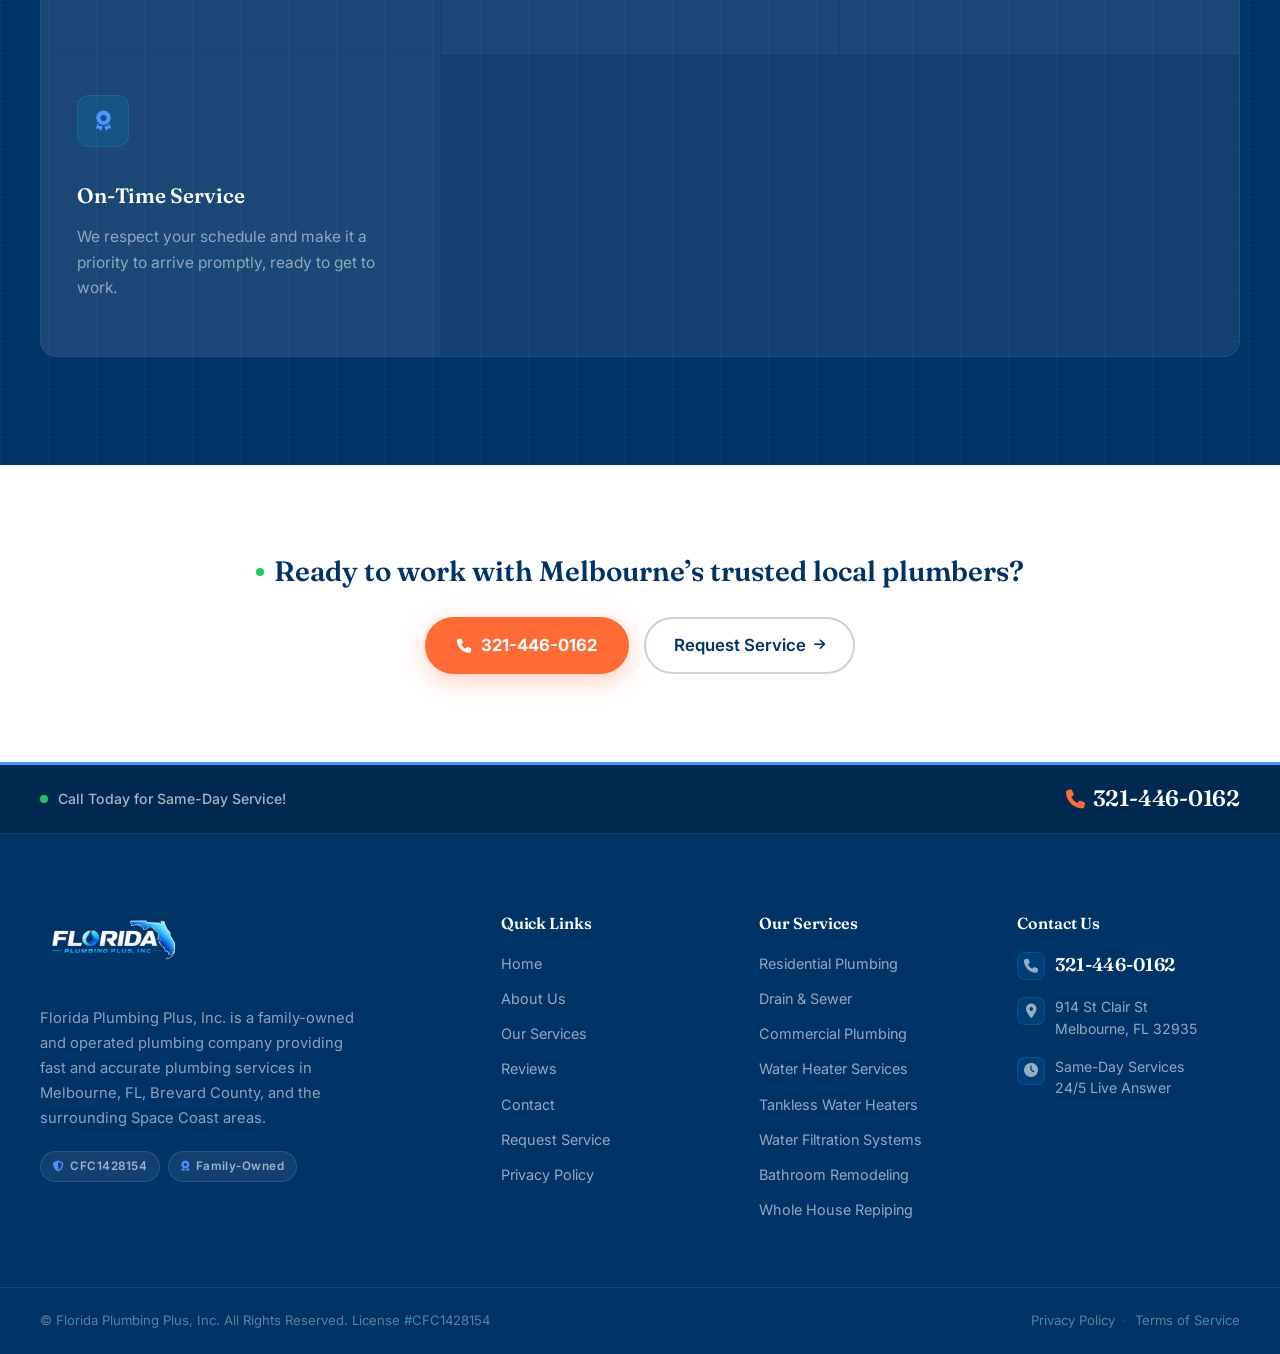
<file: about.html>
<!DOCTYPE html>
<html lang="en">
<head>
    <meta charset="UTF-8">
    <meta name="viewport" content="width=device-width, initial-scale=1.0">
    <title>About Us | Florida Plumbing Plus, Inc. | Melbourne, FL</title>
    <meta name="description" content="Learn about Florida Plumbing Plus, Inc., a family-owned plumbing company serving Melbourne, FL and Brevard County. Same-day services, straightforward pricing, and trusted local plumbers. License CFC1428154. Call 321-446-0162.">
    <link href="https://fonts.googleapis.com/css2?family=Fraunces:wght@400;500;600;700&family=Inter:wght@400;500;600&display=swap" rel="stylesheet">
    <link rel="stylesheet" href="https://cdnjs.cloudflare.com/ajax/libs/font-awesome/6.6.0/css/all.min.css">
    <link href="https://unpkg.com/aos@2.3.1/dist/aos.css" rel="stylesheet">
    <link rel="stylesheet" href="assets/css/style.css">
    <link rel="stylesheet" href="assets/css/style2.css">

    <!-- Favicon -->
    <link rel="apple-touch-icon" sizes="180x180" href="super_favicon/apple-touch-icon.png">
    <link rel="icon" type="image/png" sizes="32x32" href="super_favicon/favicon-32x32.png">
    <link rel="icon" type="image/png" sizes="16x16" href="super_favicon/favicon-16x16.png">
    <link rel="manifest" href="super_favicon/site.webmanifest">

</head>
<body>

<div id="header-container"></div>

<!-- ==================== ABOUT HERO ==================== -->
<section class="about-hero">
  <div class="about-hero-overlay" aria-hidden="true"></div>
  <div class="about-hero-inner">

    <div class="about-hero-badge" data-aos="fade-up">
      <i class="fas fa-award"></i>
      Family-Owned &amp; Operated
    </div>

    <h1 class="about-hero-headline" data-aos="fade-up" data-aos-delay="100">
      A local team built on <em>quality, care, and service</em>
    </h1>

    <p class="about-hero-sub" data-aos="fade-up" data-aos-delay="200">
      Serving Melbourne, FL, Brevard County, and the Space Coast. Florida Plumbing Plus, Inc. delivers dependable plumbing solutions with a personal touch.
    </p>

    <div class="about-hero-stats" data-aos="fade-up" data-aos-delay="320">
      <div class="about-stat">
        <span class="about-stat-num">Same-Day</span>
        <span class="about-stat-label">Services Available</span>
      </div>
      <div class="about-stat-divider" aria-hidden="true"></div>
      <div class="about-stat">
        <span class="about-stat-num">Family</span>
        <span class="about-stat-label">Owned &amp; Operated</span>
      </div>
      <div class="about-stat-divider" aria-hidden="true"></div>
      <div class="about-stat">
        <span class="about-stat-num">CFC1428154</span>
        <span class="about-stat-label">Licensed</span>
      </div>
    </div>

  </div>
</section>


<!-- ==================== OUR STORY ==================== -->
<section class="story-section">
  <div class="story-inner">

    <!-- Text -->
    <div class="story-text" data-aos="fade-right">

      <div class="story-eyebrow">
        <i class="fas fa-map-marker-alt"></i>
        Melbourne, FL • Brevard County
      </div>

      <h2 class="story-headline">
        About Florida Plumbing Plus
      </h2>

      <div class="story-body">
        <p>
          Looking for reliable plumbing services in Melbourne, FL, and nearby areas? At Florida Plumbing Plus, Inc., we deliver dependable plumbing solutions with a personal touch. From small repairs to major projects, our skilled team keeps your plumbing system running smoothly. Call 321-446-0162 today.
        </p>
        <p>
          Florida Plumbing Plus, Inc. is proud to be one of the most trusted plumbing companies serving Melbourne, FL, and surrounding neighborhoods. We understand how disruptive plumbing problems can be, which is why we’re committed to fast response times, dependable workmanship, and honest service. From water leak detection and repiping to drain cleaning and routine plumbing repairs, we provide solutions designed to protect your home and give you peace of mind.
        </p>
        <p>
          As a family-owned company, we’ve built our reputation on professionalism and care. Every job we take on is handled with precision and respect for your home. If you’re looking for plumbers who treat you like family and deliver results that last, we’re the team to call. Contact us today to schedule your service.
        </p>
      </div>

      <!-- Stat highlights -->
      <div class="story-stats">
        <div class="story-stat">
          <span class="story-stat-num">Family</span>
          <span class="story-stat-label">Owned &amp; Operated</span>
        </div>
        <div class="story-stat">
          <span class="story-stat-num">Same-Day</span>
          <span class="story-stat-label">Services</span>
        </div>
        <div class="story-stat">
          <span class="story-stat-num">CFC1428154</span>
          <span class="story-stat-label">Licensed</span>
        </div>
      </div>

    </div>

    <!-- Image -->
    <div class="story-img-col" data-aos="fade-left">
      <div class="story-img-block">
        <span class="s-corner s-corner-tl" aria-hidden="true"></span>
        <span class="s-corner s-corner-br" aria-hidden="true"></span>
        <div class="story-img-frame">
          <img
            src="assets/images/plumbingplus_hero.png"
            alt="Florida Plumbing Plus, Inc. - Family-owned plumbing services in Melbourne, FL"
            class="story-img"
            loading="lazy"
          >
          <div class="story-img-fade" aria-hidden="true"></div>
          <div class="story-img-badge">
            <div class="story-badge-icon"><i class="fas fa-shield-halved"></i></div>
            <div class="story-badge-text">
              <strong>Family-Owned</strong>
              <span>Straightforward Pricing</span>
            </div>
          </div>
        </div>
      </div>
    </div>

  </div>
</section>


<!-- ==================== NEW AWARD WINNING SECTION ==================== -->
<section class="award-section">
  <div class="award-inner">

    <div class="award-header" data-aos="fade-up">
      <div class="award-eyebrow">
        <i class="fas fa-trophy"></i>
        Our Commitment
      </div>
      <h2 class="award-headline">Our Company Values</h2>
      <p class="award-subtitle">At Florida Plumbing Plus, Inc., we believe in combining expertise with genuine care for our customers.</p>
    </div>

    <div class="award-content" data-aos="fade-up" data-aos-delay="100">
      <p>
        As a family-owned and operated company, we treat every home we service with the same respect and attention as if it were our own. We have built a strong reputation in Melbourne for integrity, professionalism, and lasting results.
      </p>
      <p>
        Our values are centered on honesty, reliability, and exceptional workmanship. Every member of our team is committed to providing straightforward advice, practical solutions, and top-quality service, because your comfort and peace of mind come first.
      </p>
      <p>
        Our mission is simple: to provide homeowners in Melbourne and nearby communities with trusted plumbing services that deliver long-term results. From water leak detection and drain cleaning to repiping and general plumbing repairs, we approach every job with precision, efficiency, and a customer-first attitude.
      </p>
    </div>

    <div class="award-cta" data-aos="fade-up" data-aos-delay="200">
      <a href="tel:3214460162" class="award-link">Call 321-446-0162 Today</a>
    </div>

  </div>
</section>


<!-- ==================== OUR VALUES ==================== -->
<section class="values-section">
  <div class="values-inner">

    <div class="values-header" data-aos="fade-up">
      <div class="values-eyebrow">
        <i class="fas fa-heart"></i>
        Why Choose Us
      </div>
      <h2 class="values-headline">Why Rely on <em>Florida Plumbing Plus</em></h2>
      <p class="values-subtitle">When it comes to plumbing, you want more than just a quick fix. Here’s why homeowners across Melbourne choose us.</p>
    </div>

    <div class="values-grid">

      <div class="value-card" data-aos="fade-up" data-aos-delay="80">
        <div class="value-card-top">
          <div class="value-icon-wrap">
            <i class="fas fa-clock"></i>
          </div>
        </div>
        <div class="value-card-body">
          <h3>Same-Day Service</h3>
          <p>We’re ready to handle your plumbing problems quickly so you can get back to your routine without long delays.</p>
        </div>
      </div>

      <div class="value-card" data-aos="fade-up" data-aos-delay="180">
        <div class="value-card-top">
          <div class="value-icon-wrap">
            <i class="fas fa-user-shield"></i>
          </div>
        </div>
        <div class="value-card-body">
          <h3>Family Owned &amp; Operated</h3>
          <p>As a local business, we bring family values of honesty, respect, and care into every job.</p>
        </div>
      </div>

      <div class="value-card" data-aos="fade-up" data-aos-delay="280">
        <div class="value-card-top">
          <div class="value-icon-wrap">
            <i class="fas fa-tag"></i>
          </div>
        </div>
        <div class="value-card-body">
          <h3>Straightforward Pricing</h3>
          <p>No hidden fees or surprise costs, just clear, upfront pricing you can trust.</p>
        </div>
      </div>

      <div class="value-card" data-aos="fade-up" data-aos-delay="380">
        <div class="value-card-top">
          <div class="value-icon-wrap">
            <i class="fas fa-award"></i>
          </div>
        </div>
        <div class="value-card-body">
          <h3>On-Time Service</h3>
          <p>We respect your schedule and make it a priority to arrive promptly, ready to get to work.</p>
        </div>
      </div>

    </div>
  </div>
</section>


<!-- ==================== ABOUT PAGE CTA ==================== -->
<section class="about-cta-section">
  <div class="about-cta-inner" data-aos="fade-up">

    <div class="about-cta-text">
      <span class="live-dot" aria-hidden="true"></span>
      <p>Ready to work with Melbourne’s trusted local plumbers?</p>
    </div>

    <div class="about-cta-buttons">
      <a href="tel:3214460162" class="about-cta-primary">
        <i class="fas fa-phone"></i> 321-446-0162
      </a>
      <a href="contact.html" class="about-cta-ghost">
        Request Service <i class="fas fa-arrow-right"></i>
      </a>
    </div>

  </div>
</section>

<!-- SCROLL PROGRESS INDICATOR -->
<div class="scroll-indicator" id="scrollIndicator">
    <div class="scroll-progress-container">
        <div class="scroll-progress-track"></div>
        <div class="scroll-progress-bar" id="scrollProgress"></div>
    </div>
    <button class="scroll-text-btn" id="scrollBtn">
        <span id="scrollText">Scroll Down</span>
    </button>
</div>

<!-- Scripts -->
<script>
    fetch('components/footer.html')
        .then(response => response.text())
        .then(data => {
            document.body.insertAdjacentHTML('beforeend', data);
        });
</script>

<script src="https://unpkg.com/aos@2.3.1/dist/aos.js"></script>
<script src="assets/js/header-loader.js"></script>
<script src="assets/js/main.js"></script>
</body>
</html>
</file>
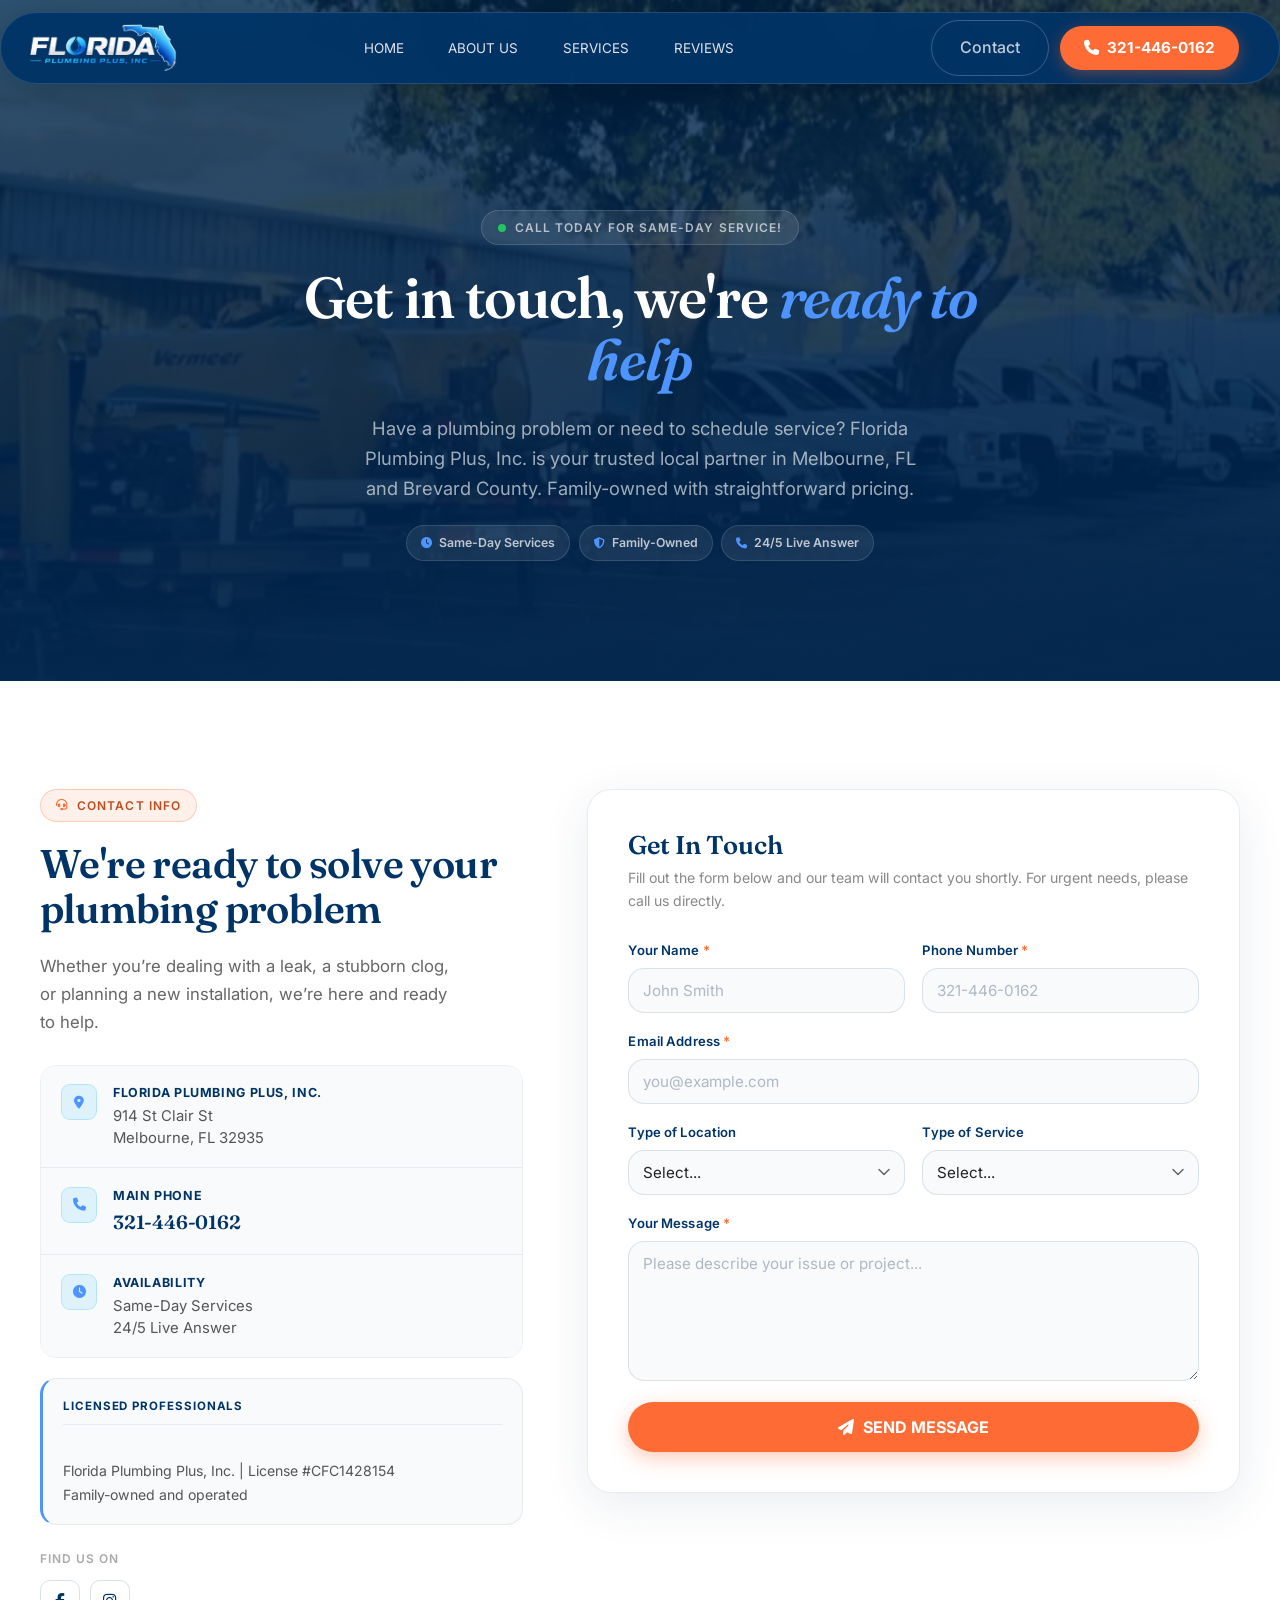
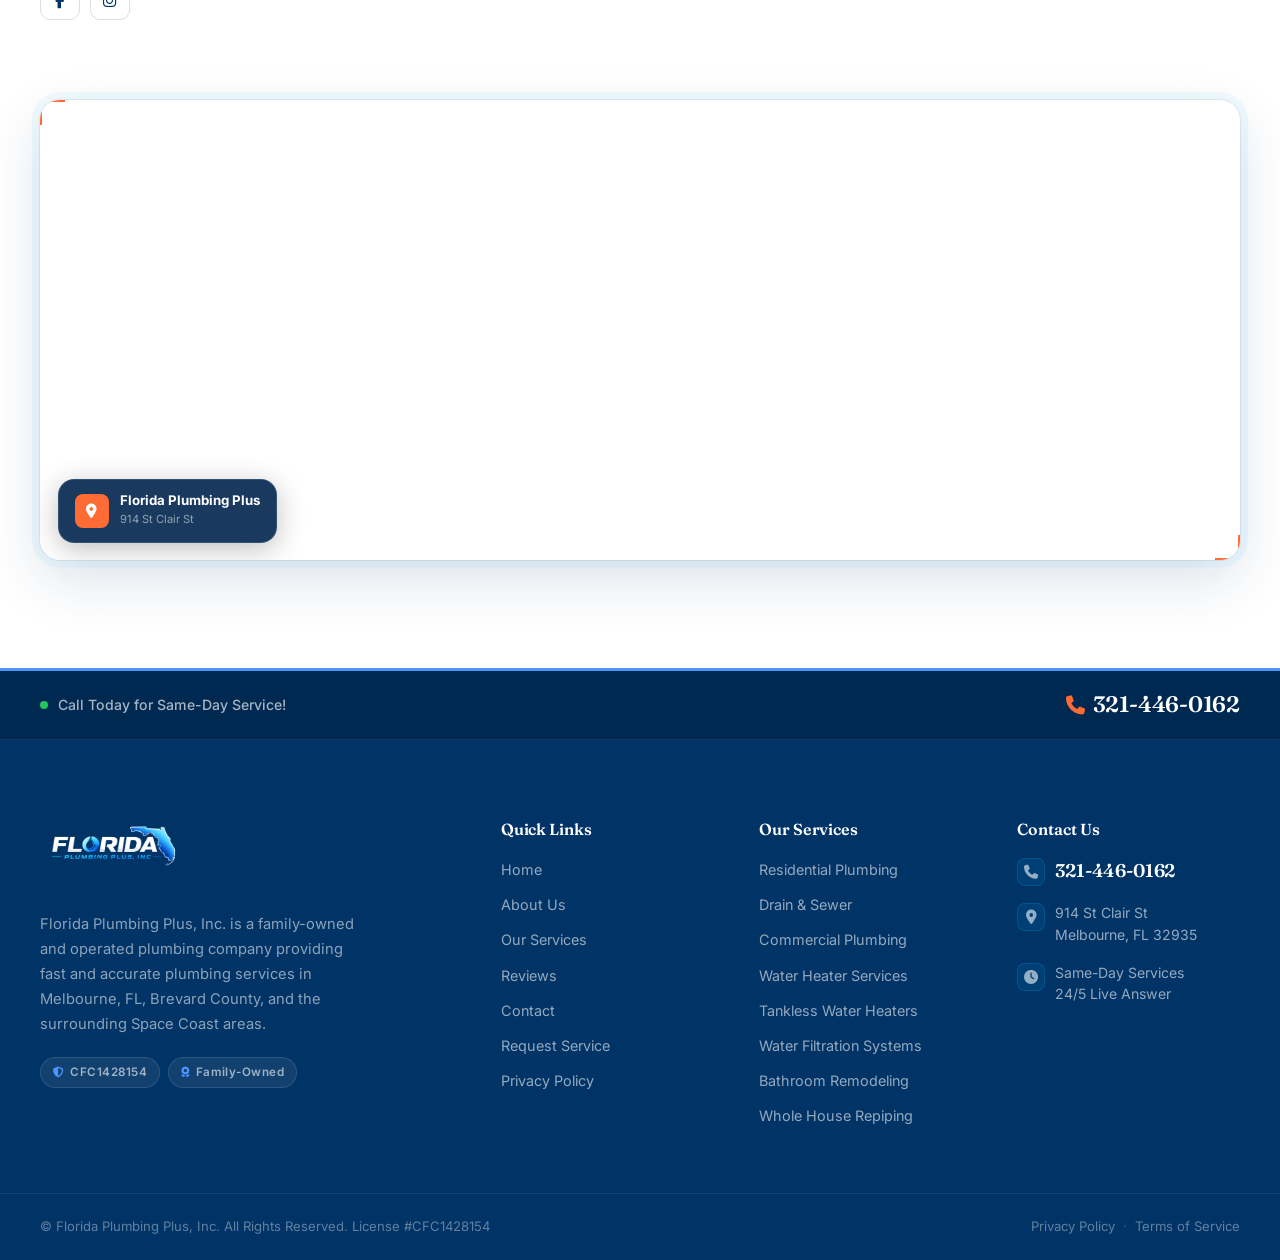
<file: contact.html>
<!DOCTYPE html>
<html lang="en">
<head>
    <meta charset="UTF-8">
    <meta name="viewport" content="width=device-width, initial-scale=1.0">
    <title>Contact Us | Florida Plumbing Plus, Inc. | Melbourne, FL</title>
    <meta name="description" content="Contact Florida Plumbing Plus, Inc. in Melbourne, FL. Call 321-446-0162 for same-day plumbing service, scheduling, or questions. Family-owned. License CFC1428154.">
    <link href="https://fonts.googleapis.com/css2?family=Fraunces:wght@400;500;600;700&family=Inter:wght@400;500;600&display=swap" rel="stylesheet">
    <link rel="stylesheet" href="https://cdnjs.cloudflare.com/ajax/libs/font-awesome/6.6.0/css/all.min.css">
    <link href="https://unpkg.com/aos@2.3.1/dist/aos.css" rel="stylesheet">
    <link rel="stylesheet" href="assets/css/style.css">
    <link rel="stylesheet" href="assets/css/style2.css">

    <!-- Favicon -->
    <link rel="apple-touch-icon" sizes="180x180" href="super_favicon/apple-touch-icon.png">
    <link rel="icon" type="image/png" sizes="32x32" href="super_favicon/favicon-32x32.png">
    <link rel="icon" type="image/png" sizes="16x16" href="super_favicon/favicon-16x16.png">
    <link rel="manifest" href="super_favicon/site.webmanifest">

</head>
<body>

<div id="header-container"></div>

<!-- ==================== CONTACT HERO ==================== -->
<section class="ct-hero">
  <div class="ct-hero-overlay" aria-hidden="true"></div>
  <div class="ct-hero-inner">

    <div class="ct-hero-badge" data-aos="fade-up">
      <span class="live-dot" aria-hidden="true"></span>
      Call Today for Same-Day Service!
    </div>

    <h1 class="ct-hero-headline" data-aos="fade-up" data-aos-delay="100">
      Get in touch, we're <em>ready to help</em>
    </h1>

    <p class="ct-hero-sub" data-aos="fade-up" data-aos-delay="200">
      Have a plumbing problem or need to schedule service? Florida Plumbing Plus, Inc. is your trusted local partner in Melbourne, FL and Brevard County. Family-owned with straightforward pricing.
    </p>

    <div class="ct-hero-chips" data-aos="fade-up" data-aos-delay="300">
      <div class="ct-hero-chip"><i class="fas fa-clock"></i> Same-Day Services</div>
      <div class="ct-hero-chip"><i class="fas fa-shield-halved"></i> Family-Owned</div>
      <div class="ct-hero-chip"><i class="fas fa-phone"></i> 24/5 Live Answer</div>
    </div>

  </div>
</section>

<!-- ==================== CONTACT SECTION ==================== -->
<section class="ct-section">
  <div class="ct-inner">

    <div class="ct-grid">

      <!-- ---- Left: info ---- -->
      <div class="ct-info" data-aos="fade-right">

        <div class="ct-info-eyebrow">
          <i class="fas fa-headset"></i>
          Contact info
        </div>
        <h2 class="ct-info-headline">
          We're ready to solve your plumbing problem
        </h2>
        <p class="ct-info-lead">
          Whether you’re dealing with a leak, a stubborn clog, or planning a new installation, we’re here and ready to help.
        </p>

        <!-- Info items -->
        <ul class="ct-info-list">
          <li class="ct-info-item">
            <div class="ct-info-icon">
              <i class="fas fa-map-marker-alt"></i>
            </div>
            <div class="ct-info-text">
              <strong>Florida Plumbing Plus, Inc.</strong>
              <address>914 St Clair St<br>Melbourne, FL 32935</address>
            </div>
          </li>
          <li class="ct-info-item">
            <div class="ct-info-icon">
              <i class="fas fa-phone"></i>
            </div>
            <div class="ct-info-text">
              <strong>Main Phone</strong>
              <a href="tel:3214460162" class="ct-phone">321-446-0162</a>
            </div>
          </li>
          <li class="ct-info-item">
            <div class="ct-info-icon">
              <i class="fas fa-clock"></i>
            </div>
            <div class="ct-info-text">
              <strong>Availability</strong>
              <span>Same-Day Services<br>24/5 Live Answer</span>
            </div>
          </li>
        </ul>

        <!-- License -->
        <div class="ct-info-license">
          <strong>Licensed Professionals</strong><br>
          Florida Plumbing Plus, Inc. | License #CFC1428154<br>
          Family-owned and operated
        </div>

        <!-- Social -->
        <div class="ct-social">
          <p class="ct-social-label">Find us on</p>
          <div class="ct-social-icons">
            <a href="#" class="ct-social-btn" aria-label="Facebook">
              <i class="fab fa-facebook-f"></i>
            </a>
            <a href="#" class="ct-social-btn" aria-label="Instagram">
              <i class="fab fa-instagram"></i>
            </a>
          </div>
        </div>

      </div>

      <!-- ---- Right: form ---- -->
      <div class="ct-form-col" data-aos="fade-left">
        <div class="ct-form-card">

          <div class="ct-form-header">
            <h3>Get In Touch</h3>
            <p>Fill out the form below and our team will contact you shortly. For urgent needs, please call us directly.</p>
          </div>

          <form id="contact-form" class="ct-form" novalidate>

            <!-- Name + Phone row -->
            <div class="ct-form-row">
              <div class="ct-field">
                <label for="name">Your Name <span class="ct-required">*</span></label>
                <input type="text" id="name" name="name" placeholder="John Smith" required autocomplete="name">
              </div>
              <div class="ct-field">
                <label for="phone">Phone Number <span class="ct-required">*</span></label>
                <input type="tel" id="phone" name="phone" placeholder="321-446-0162" required autocomplete="tel">
              </div>
            </div>

            <!-- Email -->
            <div class="ct-field">
              <label for="email">Email Address <span class="ct-required">*</span></label>
              <input type="email" id="email" name="email" placeholder="you@example.com" required autocomplete="email">
            </div>

            <!-- Service Type -->
            <div class="ct-form-row">
              <div class="ct-field">
                <label for="location-type">Type of Location</label>
                <select id="location-type" name="location-type">
                  <option value="">Select...</option>
                  <option value="residential">Residential</option>
                  <option value="commercial">Commercial</option>
                </select>
              </div>
              <div class="ct-field">
                <label for="service-type">Type of Service</label>
                <select id="service-type" name="service-type">
                  <option value="">Select...</option>
                  <option value="water-heater">Water Heater</option>
                  <option value="tankless">Tankless Water Heater</option>
                  <option value="drain-sewer">Drain &amp; Sewer</option>
                  <option value="repiping">Whole House Repiping</option>
                  <option value="water-line">Water Line Repair</option>
                  <option value="bathroom-remodel">Bathroom Remodeling</option>
                  <option value="kitchen">Kitchen Plumbing</option>
                  <option value="filtration">Water Filtration</option>
                  <option value="slab-leak">Slab Leak Repair</option>
                  <option value="commercial">Commercial Plumbing</option>
                  <option value="other">Other</option>
                </select>
              </div>
            </div>

            <!-- Message -->
            <div class="ct-field">
              <label for="message">Your Message <span class="ct-required">*</span></label>
              <textarea id="message" name="message" rows="6" placeholder="Please describe your issue or project..." required></textarea>
            </div>

            <!-- Submit -->
            <button type="submit" class="ct-submit" id="ct-submit">
              <span class="ct-submit-label">
                <i class="fas fa-paper-plane"></i> SEND MESSAGE
              </span>
              <span class="ct-submit-loading" aria-hidden="true">
                <i class="fas fa-circle-notch fa-spin"></i> Sending…
              </span>
            </button>

            <!-- Success / Error messages -->
            <div class="ct-form-success" id="ct-success" role="alert" aria-live="polite">
              <i class="fas fa-circle-check"></i>
              <div>
                <strong>Message sent!</strong>
                <span>We'll contact you shortly. Thank you!</span>
              </div>
            </div>
            <div class="ct-form-error" id="ct-error" role="alert" aria-live="polite">
              <i class="fas fa-triangle-exclamation"></i>
              <div>
                <strong>Something went wrong.</strong>
                <span>Please call us directly at <a href="tel:3214460162">321-446-0162</a>.</span>
              </div>
            </div>

          </form>
        </div>
      </div>

    </div>

    <!-- Map -->
    <div class="ct-map-wrap" data-aos="fade-up">
      <div class="ct-map-frame">
        <span class="ct-corner ct-corner-tl" aria-hidden="true"></span>
        <span class="ct-corner ct-corner-br" aria-hidden="true"></span>
        <iframe
          src="https://www.google.com/maps/embed?pb=!1m18!1m12!1m3!1d111599.486!2d-80.63!3d28.08!2m3!1f0!2f0!3f0!3m2!1i1024!2i768!4f13.1!3m3!1m2!1s0x88de0d7e0e0e0e0e%3A0x5f5f5f5f5f5f5f5f!2sMelbourne%2C%20FL!5e0!3m2!1sen!2sus!4v1720000000000"
          width="100%" height="100%"
          style="border:0; display:block;"
          allowfullscreen="" loading="lazy"
          referrerpolicy="no-referrer-when-downgrade"
          title="Florida Plumbing Plus Melbourne Office">
        </iframe>
        <div class="ct-map-badge">
          <div class="ct-map-badge-icon"><i class="fas fa-map-marker-alt"></i></div>
          <div class="ct-map-badge-text">
            <strong>Florida Plumbing Plus</strong>
            <span>914 St Clair St</span>
          </div>
        </div>
      </div>
    </div>

  </div>
</section>

<!-- SCROLL PROGRESS INDICATOR -->
<div class="scroll-indicator" id="scrollIndicator">
    <div class="scroll-progress-container">
        <div class="scroll-progress-track"></div>
        <div class="scroll-progress-bar" id="scrollProgress"></div>
    </div>
    <button class="scroll-text-btn" id="scrollBtn">
        <span id="scrollText">Scroll Down</span>
    </button>
</div>

<!-- Scripts -->
<script>
    fetch('components/footer.html')
        .then(response => response.text())
        .then(data => {
            document.body.insertAdjacentHTML('beforeend', data);
        });
</script>
<script src="https://unpkg.com/aos@2.3.1/dist/aos.js"></script>
<script src="assets/js/header-loader.js"></script>
<script src="assets/js/main.js"></script>
</body>
</html>
</file>
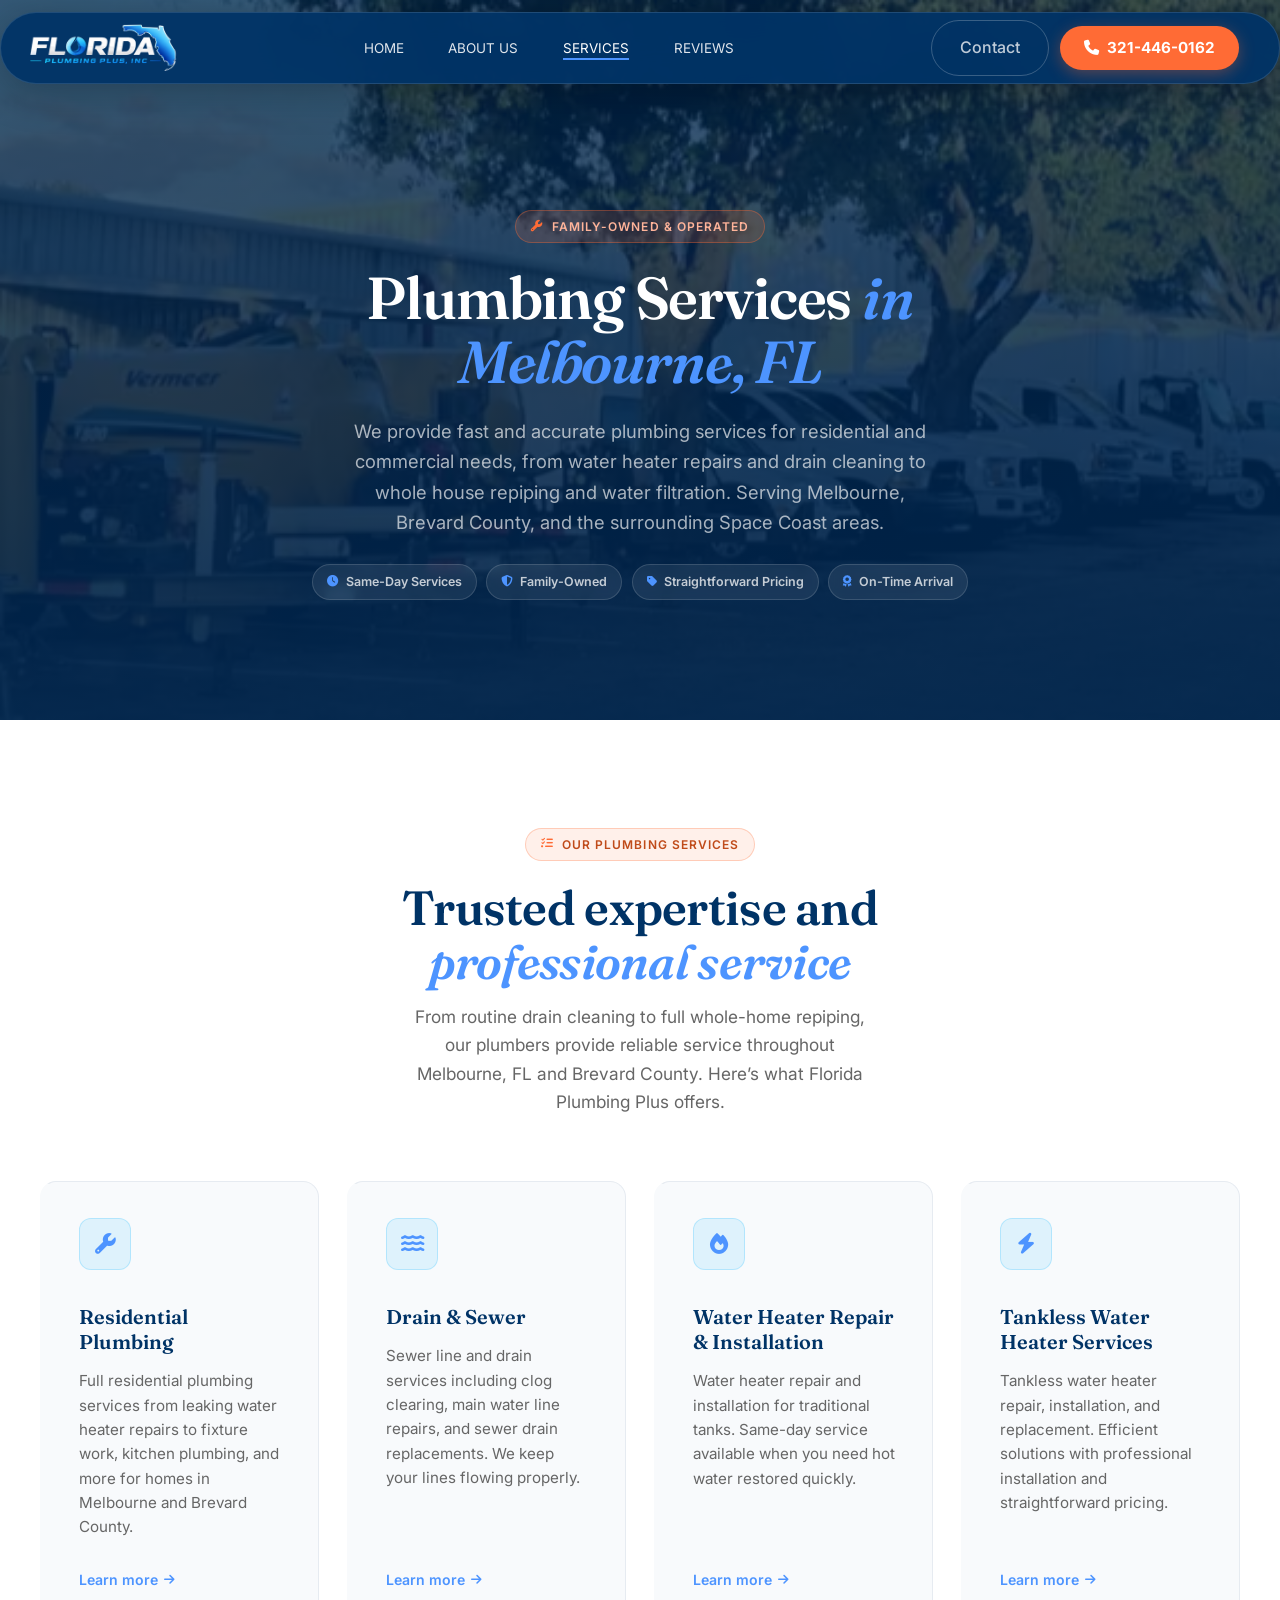
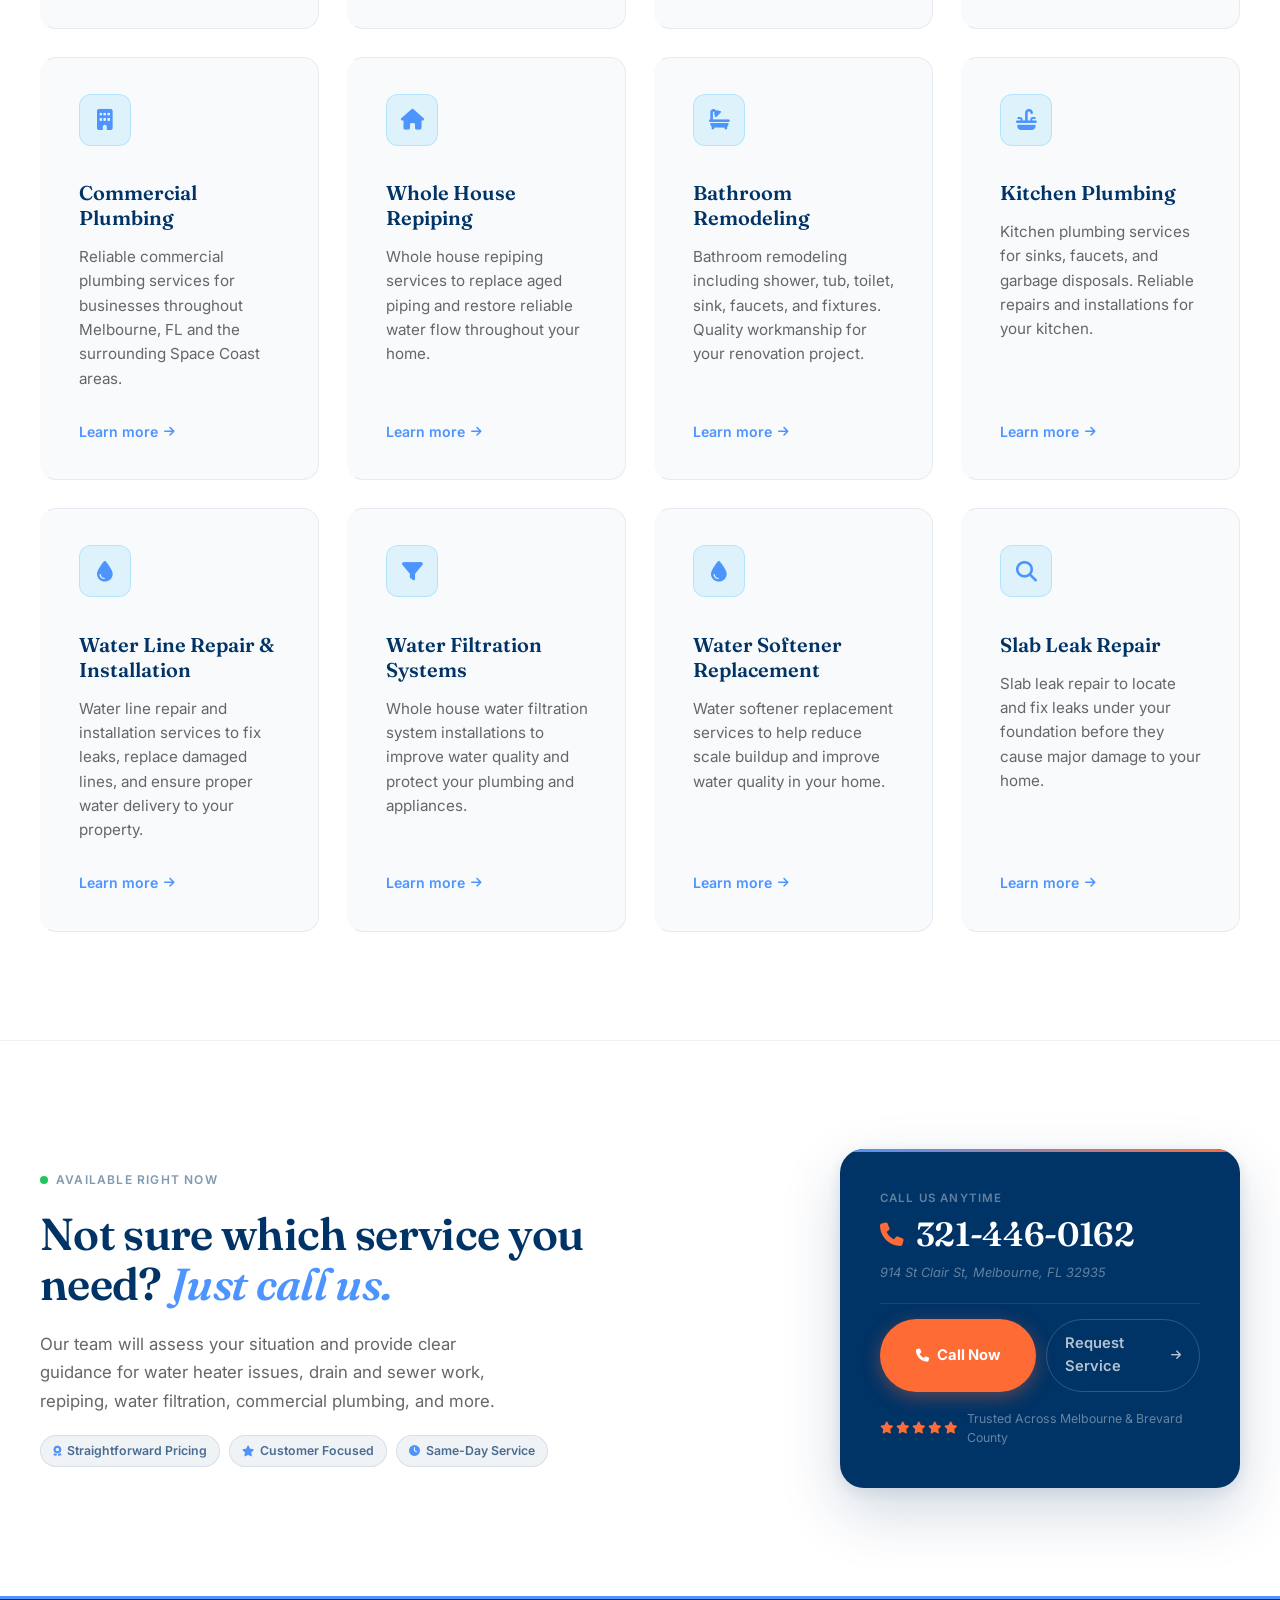
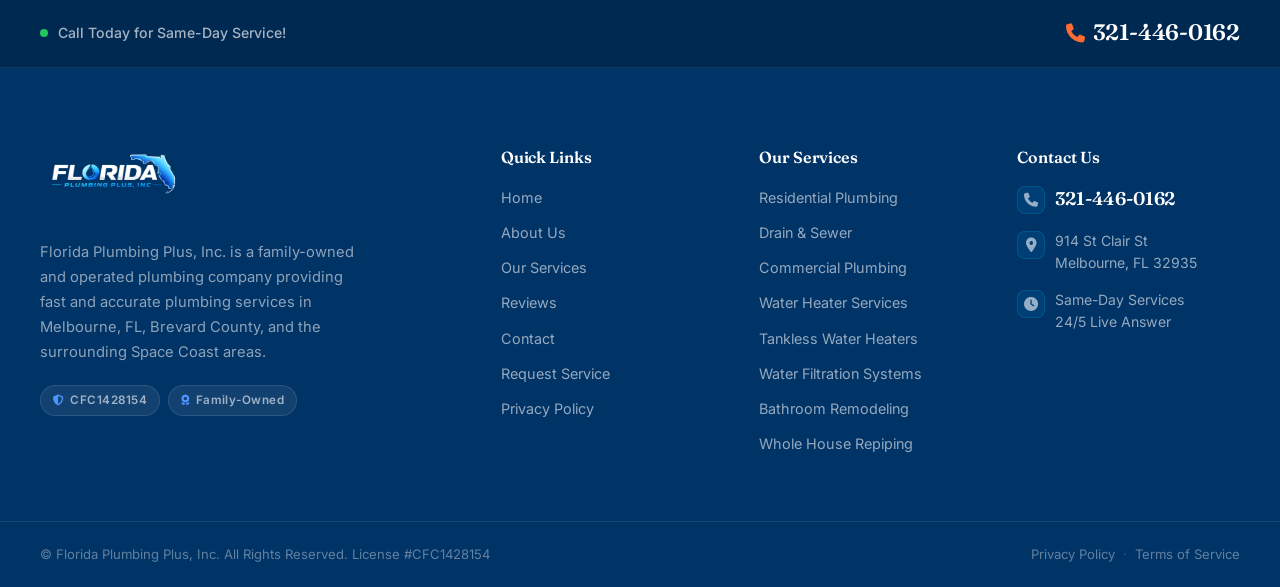
<file: services.html>
<!DOCTYPE html>
<html lang="en">
<head>
    <meta charset="UTF-8">
    <meta name="viewport" content="width=device-width, initial-scale=1.0">
    <title>Our Services | Florida Plumbing Plus, Inc. | Melbourne, FL</title>
    <meta name="description" content="Plumbing services in Melbourne, FL and Brevard County. Water heaters, drain and sewer, repiping, water filtration, commercial plumbing, and more. Same-day service. Call 321-446-0162. License CFC1428154.">
    <link href="https://fonts.googleapis.com/css2?family=Fraunces:wght@400;500;600;700&family=Inter:wght@400;500;600&display=swap" rel="stylesheet">
    <link rel="stylesheet" href="https://cdnjs.cloudflare.com/ajax/libs/font-awesome/6.6.0/css/all.min.css">
    <link href="https://unpkg.com/aos@2.3.1/dist/aos.css" rel="stylesheet">
    <link rel="stylesheet" href="assets/css/style.css">
    <link rel="stylesheet" href="assets/css/style2.css">

    <!-- Favicon -->
    <link rel="apple-touch-icon" sizes="180x180" href="super_favicon/apple-touch-icon.png">
    <link rel="icon" type="image/png" sizes="32x32" href="super_favicon/favicon-32x32.png">
    <link rel="icon" type="image/png" sizes="16x16" href="super_favicon/favicon-16x16.png">
    <link rel="manifest" href="super_favicon/site.webmanifest">

</head>
<body>

<div id="header-container"></div>

<!-- ==================== SERVICES HERO ==================== -->
<section class="svc-hero">
  <div class="svc-hero-overlay" aria-hidden="true"></div>
  <div class="svc-hero-inner">

    <div class="svc-hero-badge" data-aos="fade-up">
      <i class="fas fa-wrench"></i>
      Family-Owned &amp; Operated
    </div>

    <h1 class="svc-hero-headline" data-aos="fade-up" data-aos-delay="100">
      Plumbing Services <em>in Melbourne, FL</em>
    </h1>

    <p class="svc-hero-sub" data-aos="fade-up" data-aos-delay="200">
      We provide fast and accurate plumbing services for residential and commercial needs, from water heater repairs and drain cleaning to whole house repiping and water filtration. Serving Melbourne, Brevard County, and the surrounding Space Coast areas.
    </p>

    <!-- Trust chips row -->
    <div class="svc-hero-chips" data-aos="fade-up" data-aos-delay="300">
      <div class="svc-hero-chip">
        <i class="fas fa-clock"></i> Same-Day Services
      </div>
      <div class="svc-hero-chip">
        <i class="fas fa-shield-halved"></i> Family-Owned
      </div>
      <div class="svc-hero-chip">
        <i class="fas fa-tag"></i> Straightforward Pricing
      </div>
      <div class="svc-hero-chip">
        <i class="fas fa-award"></i> On-Time Arrival
      </div>
    </div>

  </div>
</section>

<!-- ==================== ALL SERVICES GRID ==================== -->
<section class="all-svc-section">
  <div class="all-svc-inner">

    <div class="all-svc-header" data-aos="fade-up">
      <div class="all-svc-eyebrow">
        <i class="fas fa-list-check"></i>
        Our Plumbing Services
      </div>
      <h2>Trusted expertise and <em>professional service</em></h2>
      <p class="all-svc-subtitle">
        From routine drain cleaning to full whole-home repiping, our plumbers provide reliable service throughout Melbourne, FL and Brevard County. Here’s what Florida Plumbing Plus offers.
      </p>
    </div>

    <!-- JS populates this -->
    <div class="services-grid" id="services-grid"></div>

  </div>
</section>

<!-- ==================== SERVICES PAGE CTA ==================== -->
<section class="svc-cta-section">
  <div class="svc-cta-inner" data-aos="fade-up">

    <!-- Left: text -->
    <div class="svc-cta-left">
      <div class="svc-cta-eyebrow">
        <span class="live-dot" aria-hidden="true"></span>
        Available right now
      </div>
      <h2 class="svc-cta-headline">
        Not sure which service you need? <em>Just call us.</em>
      </h2>
      <p class="svc-cta-sub">
        Our team will assess your situation and provide clear guidance for water heater issues, drain and sewer work, repiping, water filtration, commercial plumbing, and more.
      </p>
      <div class="svc-cta-chips">
        <span class="svc-trust-chip"><i class="fas fa-award"></i> Straightforward Pricing</span>
        <span class="svc-trust-chip"><i class="fas fa-star"></i> Customer Focused</span>
        <span class="svc-trust-chip"><i class="fas fa-clock"></i> Same-Day Service</span>
      </div>
    </div>

    <!-- Right: call card -->
    <div class="svc-cta-right">
      <div class="svc-cta-card">
        <p class="svc-cta-card-label">Call us anytime</p>
        <a href="tel:3214460162" class="svc-cta-number">
          <i class="fas fa-phone"></i>
          321-446-0162
        </a>
        <p class="svc-cta-card-note">914 St Clair St, Melbourne, FL 32935</p>
        <div class="svc-cta-card-divider" aria-hidden="true"></div>
        <div class="svc-cta-card-btns">
          <a href="tel:3214460162" class="svc-btn-primary">
            <i class="fas fa-phone"></i> Call Now
          </a>
          <a href="contact.html" class="svc-btn-ghost">
            Request Service <i class="fas fa-arrow-right"></i>
          </a>
        </div>
        <div class="svc-cta-stars">
          <div class="svc-stars-row">
            <i class="fas fa-star"></i><i class="fas fa-star"></i><i class="fas fa-star"></i>
            <i class="fas fa-star"></i><i class="fas fa-star"></i>
          </div>
          <span>Trusted Across Melbourne &amp; Brevard County</span>
        </div>
      </div>
    </div>

  </div>
</section>

<!-- SCROLL PROGRESS INDICATOR -->
<div class="scroll-indicator" id="scrollIndicator">
    <div class="scroll-progress-container">
        <div class="scroll-progress-track"></div>
        <div class="scroll-progress-bar" id="scrollProgress"></div>
    </div>
    <button class="scroll-text-btn" id="scrollBtn">
        <span id="scrollText">Scroll Down</span>
    </button>
</div>

<!-- Scripts -->
<script>
    fetch('components/footer.html')
        .then(response => response.text())
        .then(data => {
            document.body.insertAdjacentHTML('beforeend', data);
        });
</script>

<script src="https://unpkg.com/aos@2.3.1/dist/aos.js"></script>
<script src="assets/js/header-loader.js"></script>
<script src="assets/js/main.js"></script>
</body>
</html>
</file>
<file: assets/css/style.css>
/* ====================== ROOT VARIABLES ====================== */
:root {
    --navy: ##003fa9;
    --bright-blue: #4d94ff;
    --accent: #FF6B35;
    --white: #ffffff;
    --radius: 16px;
    --shadow: 0 10px 15px rgba(0, 0, 0, 0.1);
}

/* ====================== FONTS ====================== */
body {
    font-family: 'Inter', sans-serif;
    margin: 0;
    padding: 0;
    color: #222;
    line-height: 1.6;
}

h1, h2, h3, h4, h5, h6 {
    font-family: 'Fraunces', serif;
    font-weight: 600;
    line-height: 1.2;
}

*,
*::before,
*::after{
    box-sizing:border-box;
}

html{
    overflow-x:hidden;
}

body{
    overflow-x:hidden;
    width:100%;
}

img,
svg,
video,
iframe,
canvas{
    max-width:100%;
    height:auto;
    display:block;
}

/* ====================== NAVIGATION ====================== */
#header {
    position: fixed;
    top: 0;
    left: 0;
    right: 0;
    z-index: 1000;
    transition: all 0.4s ease;
}

.nav-bar {
    display: flex;
    align-items: center;
    justify-content: space-between;
    max-width: 1320px;
    margin: 12px auto 0;
    padding: 0 1.25rem;
    background: rgba(0, 51, 102, 0.94); 
    backdrop-filter: blur(16px);
    -webkit-backdrop-filter: blur(16px);
    border-radius: 9999px;
    border: 1px solid rgba(255,255,255,0.12);
    box-shadow: 0 8px 40px rgba(0,0,0,0.25);
    height: 68px;
    transition: all 0.35s cubic-bezier(0.4, 0, 0.2, 1);
}

#header.scrolled .nav-bar {
    margin-top: 0;
    border-radius: 0;
    height: 62px;
    background: rgba(0, 51, 102, 0.98);
}

/* Logo */
.logo {
    display: flex;
    align-items: center;
    overflow: visible;
}

.logo img {
    height: 44px;
    transform: scale(1.4);
}

#header.scrolled .logo img {
    height: 38px;
}

/* Desktop Menu */
.nav-links {
    display: none;
    align-items: center;
    gap: 2.2rem;
    list-style: none;
    margin: 0;
    padding: 0;
}

.nav-links a {
    color: rgba(255,255,255,0.88);
    text-decoration: none;
    font-size: 0.84rem;
    font-weight: 400;
    position: relative;
    padding-bottom: 4px;
    transition: color 0.35s ease;
}

.nav-links a::after {
    content: '';
    position: absolute;
    bottom: 0;
    left: 0;
    width: 0;
    height: 2px;
    background: var(--bright-blue);
    transition: width 0.35s ease;
}

.nav-links a:hover {
    color: white;
}

.nav-links a:hover::after {
    width: 100%;
}

/* Desktop CTAs */
.nav-ctas {
    display: none;
    align-items: center;
    gap: 0.8rem;
}

.btn-ghost {
    color: rgba(255,255,255,0.9);
    text-decoration: none;
    font-size: 0.93rem;
    font-weight: 500;
    padding: 8px 20px;
    border-radius: 9999px;
    border: 1px solid rgba(255,255,255,0.3);
    transition: all 0.35s ease;
}

.btn-ghost:hover {
    background: rgba(255,255,255,0.12);
    border-color: rgba(255,255,255,0.6);
    color: white;
}

.btn-call {
    display: inline-flex;
    align-items: center;
    gap: 8px;
    background: var(--accent); 
    color: white;
    text-decoration: none;
    font-size: 0.95rem;
    font-weight: 700;
    padding: 10px 24px;
    border-radius: 9999px;
    transition: all 0.35s ease;
    box-shadow: 0 4px 16px rgba(255, 107, 53, 0.35);
}

.btn-call:hover {
    background: #e55a2b;
    transform: translateY(-2px);
    box-shadow: 0 8px 24px rgba(255, 107, 53, 0.45);
}

/* Hamburger */
.hamburger {
    display: flex;
    flex-direction: column;
    justify-content: center;
    gap: 5px;
    width: 44px;
    height: 44px;
    background: none;
    border: none;
    cursor: pointer;
}

.hamburger span {
    display: block;
    height: 2.5px;
    background: white;
    border-radius: 2px;
    transition: all 0.3s ease;
}

.hamburger.open span:nth-child(1) { transform: translateY(7px) rotate(45deg); }
.hamburger.open span:nth-child(2) { opacity: 0; }
.hamburger.open span:nth-child(3) { transform: translateY(-7px) rotate(-45deg); }

/* Mobile Drawer */
.mobile-drawer {
    position: absolute;
    top: calc(100% + 12px);
    left: 12px;
    right: 12px;
    background: var(--navy);
    border-radius: 16px;
    border: 1px solid rgba(255,255,255,0.12);
    box-shadow: 0 20px 50px rgba(0,0,0,0.3);
    overflow: hidden;
    max-height: 0;
    opacity: 0;
    visibility: hidden;
    transition: all 0.4s cubic-bezier(0.4, 0, 0.2, 1);
}

.mobile-drawer.open {
    max-height: 520px;
    opacity: 1;
    visibility: visible;
}

.mobile-drawer-inner {
    padding: 1.8rem 1.4rem;
    display: flex;
    flex-direction: column;
    gap: 0.4rem;
}

.mobile-drawer a {
    color: rgba(255,255,255,0.9);
    text-decoration: none;
    font-size: 1.05rem;
    padding: 12px 10px;
    border-bottom: 1px solid rgba(255,255,255,0.08);
    transition: all 0.3s ease;
}

.mobile-drawer a:last-child { border-bottom: none; }
.mobile-drawer a:hover { color: var(--bright-blue); padding-left: 18px; }

.mobile-drawer-ctas {
    margin-top: 1.5rem;
    padding-top: 1.5rem;
    border-top: 1px solid rgba(255,255,255,0.1);
    display: flex;
    flex-direction: column;
    gap: 0.8rem;
}

/* Active nav link */
.nav-links a.active {
    color: white;
}

.nav-links a.active::after {
    width: 100%;
}

/* ====================== MOBILE (0px - 767px) ====================== */
@media (max-width: 767px) {

    #header{
        padding: 0 10px;
    }

    .nav-bar{
        margin-top: 10px;
        width: 100%;
        height: 62px;
        padding: 0 1rem;
        border-radius: 50px;
    }

    #header.scrolled .nav-bar{
        margin-top: 0;
        border-radius: 0;
        height: 60px;
    }

    .logo img{
        height: 36px;
    }

    #header.scrolled .logo img{
        height: 34px;
    }

    .hamburger{
        width: 40px;
        height: 40px;
    }

    .mobile-drawer{
        top: calc(100% + 8px);
        left: 0;
        right: 0;
        border-radius: 18px;
    }

    .mobile-drawer-inner{
        padding: 1.5rem;
    }

    .mobile-drawer a{
        font-size: 1rem;
        padding: 14px 6px;
    }

    .mobile-drawer-ctas{
        margin-top: 1.2rem;
        padding-top: 1.2rem;
    }
}


/* ====================== TABLET (768px - 1023px) ====================== */
@media (min-width:768px){

    .nav-links{
        display:flex;
        gap:1.5rem;
    }

    .nav-ctas{
        display:flex;
        gap:.7rem;
    }

    .hamburger,
    .mobile-drawer{
        display:none;
    }

    .nav-bar{
        height:68px;
        padding:0 1.5rem;
    }

    .logo img{
        height:40px;
    }

    .btn-call{
        padding:10px 18px;
        font-size:.9rem;
    }

    .btn-ghost{
        padding:8px 16px;
        font-size:.9rem;
    }
}


/* ====================== DESKTOP (1024px+) ====================== */
@media (min-width:1024px){

    .nav-bar{
        padding:0 2.5rem;
        height:72px;
    }

    #header.scrolled .nav-bar{
        height:64px;
    }

    .nav-links{
        gap:2.8rem;
    }

    .logo img{
        height:44px;
    }

    .btn-call{
        padding:10px 24px;
        font-size:.95rem;
    }

}
.mobile-drawer a.active {
    color: var(--bright-blue);
    font-weight: 600;
}


/* ====================== HERO ====================== */

.hero-section::before {
  content: '';
  display: none;
  height: 4px;
  background: linear-gradient(90deg, var(--navy) 0%, var(--bright-blue) 60%, var(--accent) 100%);
}

.hero-section {
  background: var(--white);
  padding: clamp(40px, 6vw, 72px) clamp(20px, 5vw, 64px);
  margin-top: 68px;
}

.hero-inner {
  max-width: 1140px;
  margin: 0 auto;
  display: grid;
  grid-template-columns: 1fr 1fr;
  gap: clamp(32px, 5vw, 64px);
  align-items: center;
}

/* ---- Badge ---- */
.hero-badge {
  display: inline-flex;
  align-items: center;
  gap: 7px;
  background: rgba(255, 107, 53, 0.10);
  border: 1px solid rgba(255, 107, 53, 0.28);
  color: #c04b1a;
  font-family: 'Inter', sans-serif;
  font-size: 0.72rem;
  font-weight: 700;
  letter-spacing: 0.09em;
  text-transform: uppercase;
  padding: 6px 14px;
  border-radius: 100px;
  margin-bottom: 1.4rem;
}
.hero-badge i {
  color: var(--accent);
  font-size: 0.65rem;
}

/* ---- Headline ---- */
.hero-headline {
  font-family: 'Fraunces', serif;
  font-size: clamp(2rem, 4vw, 3.2rem);
  font-weight: 600;
  line-height: 1.08;
  color: var(--navy);
  letter-spacing: -0.02em;
  margin: 0 0 1.25rem;
}

.hero-highlight {
  color: var(--bright-blue);
  position: relative;
  display: inline-block;
}
.hero-highlight::after {
  content: '';
  position: absolute;
  left: 0;
  right: 0;
  bottom: -3px;
  height: 3px;
  background: var(--bright-blue);
  border-radius: 2px;
  opacity: 0.4;
}

.hero-italic {
  font-style: italic;
  color: var(--navy);
}

/* ---- Sub ---- */
.hero-sub {
  font-family: 'Inter', sans-serif;
  font-size: clamp(0.95rem, 1.5vw, 1.08rem);
  line-height: 1.7;
  color: #555;
  margin: 0 0 2rem;
  max-width: 480px;
}

/* ---- CTAs ---- */
.hero-ctas {
  display: flex;
  flex-wrap: wrap;
  gap: 12px;
  margin-bottom: 2rem;
}

.hero-btn-primary {
  display: inline-flex;
  align-items: center;
  gap: 9px;
  background: var(--accent);
  color: #fff;
  text-decoration: none;
  font-family: 'Inter', sans-serif;
  font-size: 1rem;
  font-weight: 700;
  padding: 14px 28px;
  border-radius: 100px;
  letter-spacing: 0.01em;
  box-shadow: 0 6px 24px rgba(255, 107, 53, 0.35);
  transition: background 0.25s, transform 0.22s, box-shadow 0.25s;
}
.hero-btn-primary:hover {
  background: #e05a27;
  transform: translateY(-2px);
  box-shadow: 0 10px 32px rgba(255, 107, 53, 0.48);
}
.hero-btn-primary i { font-size: 0.85rem; }

.hero-btn-outline {
  display: inline-flex;
  align-items: center;
  gap: 8px;
  border: 2px solid var(--navy);
  color: var(--navy);
  text-decoration: none;
  font-family: 'Inter', sans-serif;
  font-size: 1rem;
  font-weight: 500;
  padding: 12px 24px;
  border-radius: 100px;
  transition: background 0.25s, color 0.25s, transform 0.22s;
}
.hero-btn-outline:hover {
  background: var(--navy);
  color: var(--white);
  transform: translateY(-2px);
}
.hero-btn-outline i {
  font-size: 0.78rem;
  transition: transform 0.22s;
}
.hero-btn-outline:hover i { transform: translateX(3px); }

/* ---- Proof rows ---- */
.hero-proof {
  display: flex;
  flex-direction: column;
  gap: 10px;
}

.proof-row {
  display: flex;
  align-items: center;
  gap: 10px;
}

.proof-icon {
  width: 32px;
  height: 32px;
  border-radius: 8px;
  background: rgba(0, 180, 255, 0.10);
  display: flex;
  align-items: center;
  justify-content: center;
  flex-shrink: 0;
}
.proof-icon i {
  color: var(--bright-blue);
  font-size: 0.78rem;
}

.proof-text {
  display: flex;
  align-items: baseline;
  gap: 6px;
}
.proof-text strong {
  font-family: 'Inter', sans-serif;
  font-size: 0.82rem;
  font-weight: 700;
  color: var(--navy);
}
.proof-text span {
  font-family: 'Inter', sans-serif;
  font-size: 0.75rem;
  color: #888;
}

/* ---- Image column ---- */
.hero-img-col {
  position: relative;
}

.hero-img-block {
  position: relative;
  padding: 0;
}

/* Decorative offset block */
.img-shadow-block {
  position: absolute;
  inset: 0;
  background: rgba(0, 51, 102, 0.05);
  border-radius: 24px;
  transform: translate(12px, 12px);
  z-index: 0;
}

/* Corner accents */
.corner {
  position: absolute;
  width: 28px;
  height: 28px;
  z-index: 3;
  pointer-events: none;
}
.corner-tl {
  top: -8px;
  left: -8px;
  border-top: 3px solid var(--accent);
  border-left: 3px solid var(--accent);
  border-radius: 5px 0 0 0;
}
.corner-br {
  bottom: -8px;
  right: 4px;
  border-bottom: 3px solid var(--accent);
  border-right: 3px solid var(--accent);
  border-radius: 0 0 5px 0;
}

/* Image frame */
.hero-img-frame {
  position: relative;
  border-radius: 24px;
  overflow: hidden;
  z-index: 1;
  box-shadow:
    0 0 0 1px rgba(0, 51, 102, 0.08),
    0 20px 60px rgba(0, 51, 102, 0.18);
}

.hero-img {
  width: 100%;
  height: auto;
  display: block;
  aspect-ratio: 4 / 3;
  object-fit: cover;
  transition: transform 0.55s ease;
}
.hero-img-block:hover .hero-img { transform: scale(1.025); }

/* Bottom fade */
.img-fade {
  position: absolute;
  bottom: 0; left: 0; right: 0;
  height: 50%;
  background: linear-gradient(to top, rgba(0, 37, 77, 0.80) 0%, transparent 100%);
  pointer-events: none;
}

/* Stat chip — top left */
.img-stat-badge {
  position: absolute;
  top: 1rem;
  left: 1rem;
  background: rgba(255, 255, 255, 0.15);
  backdrop-filter: blur(10px);
  -webkit-backdrop-filter: blur(10px);
  border: 1px solid rgba(255, 255, 255, 0.18);
  border-radius: 100px;
  padding: 5px 12px;
  font-family: 'Inter', sans-serif;
  font-size: 0.7rem;
  font-weight: 600;
  color: #fff;
  letter-spacing: 0.02em;
}
.img-stat-badge i { font-size: 0.65rem; margin-right: 5px; }

/* Floating badge — bottom left */
.img-floating-badge {
  position: absolute;
  bottom: 1.1rem;
  left: 1.1rem;
  background: rgba(0, 37, 77, 0.92);
  backdrop-filter: blur(12px);
  -webkit-backdrop-filter: blur(12px);
  border: 1px solid rgba(255, 255, 255, 0.12);
  border-radius: 14px;
  padding: 0.8rem 1rem;
  display: flex;
  align-items: center;
  gap: 0.7rem;
  box-shadow: 0 8px 32px rgba(0, 0, 0, 0.28);
}

.badge-icon {
  width: 38px;
  height: 38px;
  border-radius: 10px;
  background: var(--accent);
  display: flex;
  align-items: center;
  justify-content: center;
  font-size: 1rem;
  color: #fff;
  flex-shrink: 0;
}

.badge-text {
  display: flex;
  flex-direction: column;
  gap: 2px;
}
.badge-text strong {
  font-family: 'Inter', sans-serif;
  font-size: 0.85rem;
  font-weight: 700;
  color: #fff;
  line-height: 1.2;
}
.badge-text span {
  font-family: 'Inter', sans-serif;
  font-size: 0.72rem;
  color: rgba(255, 255, 255, 0.55);
}

/* Live badge — top right */
.img-live-badge {
  position: absolute;
  top: 1rem;
  right: 1rem;
  display: inline-flex;
  align-items: center;
  gap: 6px;
  background: rgba(0, 37, 77, 0.88);
  backdrop-filter: blur(10px);
  -webkit-backdrop-filter: blur(10px);
  border: 1px solid rgba(255, 255, 255, 0.12);
  border-radius: 100px;
  padding: 6px 12px;
  font-family: 'Inter', sans-serif;
  font-size: 0.72rem;
  font-weight: 600;
  color: rgba(255, 255, 255, 0.88);
  letter-spacing: 0.03em;
}

.live-dot {
  width: 8px;
  height: 8px;
  border-radius: 50%;
  background: #22c55e;
  display: inline-block;
  flex-shrink: 0;
  animation: pulse-dot 2s ease infinite;
}
@keyframes pulse-dot {
  0%, 100% { box-shadow: 0 0 0 0 rgba(34, 197, 94, 0.5); }
  50%       { box-shadow: 0 0 0 5px rgba(34, 197, 94, 0); }
}

/* ====================== TABLET (768px – 1023px) ====================== */
@media (max-width: 1023px) {
  .hero-inner {
    grid-template-columns: 1fr;
    gap: 2.5rem;
  }
  .hero-section {
    margin-top: 72px;
  }
  .hero-content { text-align: center; }
  .hero-sub { max-width: 600px; margin-left: auto; margin-right: auto; }
  .hero-ctas { justify-content: center; }
  .hero-proof { align-items: center; }
  .img-shadow-block { transform: translate(8px, 8px); }
}

/* ====================== MOBILE (max 767px) ====================== */
@media (max-width: 767px) {
  .hero-section {
    margin-top: 62px;
    padding: 2rem 1rem 3rem;
  }
  .hero-inner { gap: 2rem; }
  .hero-badge { font-size: 0.68rem; }
  .hero-headline {
    font-size: 2.1rem;
    line-height: 1.12;
  }
  .hero-ctas {
    flex-direction: column;
    width: 100%;
  }
  .hero-btn-primary,
  .hero-btn-outline {
    width: 100%;
    justify-content: center;
    font-size: 1rem;
    padding: 14px 20px;
  }
  .hero-img-frame { border-radius: 18px; }
  .corner { width: 22px; height: 22px; }
  .img-floating-badge {
    left: 10px;
    bottom: 10px;
    padding: 0.7rem 0.85rem;
  }
  .badge-icon { width: 34px; height: 34px; }
  .img-live-badge { top: 10px; right: 10px; }
  .img-stat-badge { top: 10px; left: 10px; }
}

/* ====================== LARGE DESKTOP (1280px+) ====================== */
@media (min-width: 1280px) {
  .hero-section { margin-top: 84px; }
  .hero-headline { font-size: 3.4rem; }
}

/* ====================== REDUCED MOTION ====================== */
@media (prefers-reduced-motion: reduce) {
  .live-dot { animation: none; }
  .hero-img,
  .hero-btn-primary,
  .hero-btn-outline { transition: none; }
}

/* ====================== WHY CHOOSE US ====================== */
.why-section {
  background: var(--navy);
  padding: clamp(64px, 10vw, 108px) clamp(1.25rem, 5vw, 2.5rem);
  position: relative;
  overflow: hidden;
}

.why-section::before {
  content: '';
  position: absolute;
  inset: 0;
  background-image:
    linear-gradient(rgba(255,255,255,0.03) 1px, transparent 1px),
    linear-gradient(90deg, rgba(255,255,255,0.03) 1px, transparent 1px);
  background-size: 48px 48px;
  pointer-events: none;
}

.why-section::after {
  content: '';
  position: absolute;
  width: 600px;
  height: 600px;
  border-radius: 50%;
  background: radial-gradient(circle, rgba(0,180,255,0.08) 0%, transparent 70%);
  top: -100px;
  right: -100px;
  pointer-events: none;
}

.why-inner {
  max-width: 1280px;
  margin: 0 auto;
  position: relative;
  z-index: 1;
}

.why-header {
  text-align: center;
  margin-bottom: clamp(2.5rem, 6vw, 4.5rem);
}

.why-eyebrow {
  display: inline-flex;
  align-items: center;
  gap: 8px;
  background: rgba(255,107,53,0.15);
  border: 1px solid rgba(255,107,53,0.35);
  color: #ffb49a;
  font-family: 'Inter', sans-serif;
  font-size: 0.75rem;
  font-weight: 600;
  letter-spacing: 0.1em;
  text-transform: uppercase;
  padding: 6px 16px;
  border-radius: 100px;
  margin-bottom: 1.4rem;
}
.why-eyebrow i { font-size: 0.7rem; color: var(--accent); }

.why-header h2 {
  font-family: 'Fraunces', serif;
  font-size: clamp(1.9rem, 4.5vw, 3rem);
  font-weight: 600;
  color: #fff;
  line-height: 1.15;
  margin-bottom: 1rem;
  letter-spacing: -0.01em;
}

.why-header h2 span {
  color: var(--bright-blue);
}

.why-subtitle {
  font-size: clamp(0.95rem, 2vw, 1.1rem);
  color: rgba(255,255,255,0.58);
  max-width: 560px;
  margin: 0 auto;
  line-height: 1.65;
}

/* ---- Grid ---- */
.why-grid {
  display: grid;
  grid-template-columns: 1fr;
  gap: 1px;
  background: rgba(255,255,255,0.07);
  border-radius: var(--radius);
  overflow: hidden;
  border: 1px solid rgba(255,255,255,0.07);
}

/* ---- Card ---- */
.why-card {
  background: rgba(255,255,255,0.035);
  padding: clamp(1.75rem, 4vw, 2.5rem) clamp(1.5rem, 3.5vw, 2.25rem);
  display: flex;
  flex-direction: column;
  gap: 1rem;
  transition: background 0.25s ease;
  position: relative;
  cursor: default;
}

.why-card:hover {
  background: rgba(255,255,255,0.07);
}

.why-card::before {
  content: '';
  position: absolute;
  top: 0; left: 0; right: 0;
  height: 3px;
  background: var(--bright-blue);
  transform: scaleX(0);
  transform-origin: left;
  transition: transform 0.3s ease;
}
.why-card:hover::before {
  transform: scaleX(1);
}

.card-top {
  display: flex;
  align-items: center;
  justify-content: space-between;
}

.card-number {
  font-family: 'Fraunces', serif;
  font-size: 3rem;
  font-weight: 300;
  font-style: italic;
  line-height: 1;
  color: rgba(255,255,255,0.10);
  transition: color 0.25s ease;
  user-select: none;
}
.why-card:hover .card-number {
  color: rgba(0,180,255,0.22);
}

.card-icon {
  width: 48px;
  height: 48px;
  border-radius: 12px;
  background: rgba(0,180,255,0.12);
  border: 1px solid rgba(0,180,255,0.22);
  display: flex;
  align-items: center;
  justify-content: center;
  font-size: 1.2rem;
  color: var(--bright-blue);
  flex-shrink: 0;
  transition: background 0.25s ease, border-color 0.25s ease, transform 0.25s ease;
}
.why-card:hover .card-icon {
  background: rgba(0,180,255,0.22);
  border-color: rgba(0,180,255,0.45);
  transform: scale(1.06);
}

/* Card body */
.card-body {}

.card-body h3 {
  font-family: 'Fraunces', serif;
  font-size: clamp(1.05rem, 2.2vw, 1.22rem);
  font-weight: 600;
  color: #fff;
  margin-bottom: 0.55rem;
  line-height: 1.25;
}

.card-body p {
  font-size: clamp(0.85rem, 1.8vw, 0.95rem);
  color: rgba(255,255,255,0.52);
  line-height: 1.65;
}

/* ---- Bottom CTA strip ---- */
.why-footer {
  margin-top: clamp(2.5rem, 6vw, 4rem);
  display: flex;
  flex-direction: column;
  align-items: center;
  gap: 1.5rem;
  text-align: center;
}

.why-footer p {
  font-size: 1rem;
  color: rgba(255,255,255,0.5);
}
.why-footer strong {
  color: rgba(255,255,255,0.85);
  font-weight: 500;
}

.why-cta-group {
  display: flex;
  flex-wrap: wrap;
  gap: 1rem;
  justify-content: center;
}

.btn-primary {
  display: inline-flex;
  align-items: center;
  gap: 9px;
  background: var(--accent);
  color: #fff;
  text-decoration: none;
  font-family: 'Inter', sans-serif;
  font-size: 1rem;
  font-weight: 600;
  padding: 14px 30px;
  border-radius: 100px;
  letter-spacing: 0.01em;
  transition: background 0.25s ease, transform 0.22s ease, box-shadow 0.25s ease;
  box-shadow: 0 6px 24px rgba(255,107,53,0.35);
}
.btn-primary:hover {
  background: #e05a27;
  transform: translateY(-2px);
  box-shadow: 0 10px 32px rgba(255,107,53,0.45);
}

.btn-ghost {
  display: inline-flex;
  align-items: center;
  gap: 8px;
  color: rgba(255,255,255,0.75);
  text-decoration: none;
  font-family: 'Inter', sans-serif;
  font-size: 1rem;
  font-weight: 500;
  padding: 14px 28px;
  border-radius: 100px;
  border: 1.5px solid rgba(255,255,255,0.22);
  transition: all 0.25s ease;
}
.btn-ghost:hover {
  border-color: rgba(255,255,255,0.5);
  background: rgba(255,255,255,0.07);
  color: #fff;
}
/* ====================== MOBILE (0px - 767px) ====================== */
@media (max-width:767px){

    .why-section{
        padding:4rem 1rem;
    }

    .why-header{
        margin-bottom:2.5rem;
    }

    .why-eyebrow{
        font-size:.68rem;
        padding:6px 14px;
        margin-bottom:1rem;
    }

    .why-header h2{
        font-size:2rem;
        line-height:1.2;
    }

    .why-subtitle{
        font-size:.95rem;
    }

    .why-grid{
        grid-template-columns:1fr;
        border-radius:18px;
    }

    .why-card{
        padding:1.6rem;
    }

    .card-number{
        font-size:2.3rem;
    }

    .card-icon{
        width:42px;
        height:42px;
        font-size:1rem;
    }

    .card-body h3{
        font-size:1.15rem;
    }

    .card-body p{
        font-size:.9rem;
    }

    .why-footer{
        margin-top:2.5rem;
        gap:1.2rem;
    }

    .why-footer p{
        font-size:.95rem;
    }

    .why-cta-group{
        width:100%;
        flex-direction:column;
    }

    .btn-primary,
    .btn-ghost{
        width:100%;
        justify-content:center;
        padding:15px 20px;
    }

}


/* ====================== TABLET (768px - 1023px) ====================== */
@media (min-width:768px){

    .why-grid{
        grid-template-columns:repeat(2,1fr);
    }

    .why-card{
        padding:2rem;
    }

    .card-number{
        font-size:2.7rem;
    }

}


/* ====================== DESKTOP (1024px+) ====================== */
@media (min-width:1024px){

    .why-grid{
        grid-template-columns:repeat(3,1fr);
    }

    .why-card{
        padding:2.5rem 2.25rem;
    }

    .card-number{
        font-size:3rem;
    }

}


/* ====================== REDUCED MOTION ====================== */
@media (prefers-reduced-motion:reduce){

    *,
    *::before,
    *::after{
        transition-duration:.01ms !important;
    }

}


/* =====================================================
   SERVICES SECTION
   ===================================================== */
 
.services-section {
  background-color: var(--white);
  padding: clamp(64px, 10vw, 108px) clamp(1.25rem, 5vw, 2.5rem);
}
 
.services-inner {
  max-width: 1280px;
  margin: 0 auto;
}
 
/* ---- Header ---- */
.services-header {
  text-align: center;
  margin-bottom: clamp(2.5rem, 6vw, 4rem);
}
 
.services-eyebrow {
  display: inline-flex;
  align-items: center;
  gap: 8px;
  background: rgba(255, 107, 53, 0.10);
  border: 1px solid rgba(255, 107, 53, 0.28);
  color: #c04b1a;
  font-family: 'Inter', sans-serif;
  font-size: 0.75rem;
  font-weight: 600;
  letter-spacing: 0.09em;
  text-transform: uppercase;
  padding: 6px 15px;
  border-radius: 100px;
  margin-bottom: 1.35rem;
}
.services-eyebrow i {
  color: var(--accent);
  font-size: 0.72rem;
}
 
.services-header h2 {
  font-family: 'Fraunces', serif;
  font-size: clamp(1.9rem, 4.5vw, 3rem);
  font-weight: 600;
  color: var(--navy);
  line-height: 1.12;
  letter-spacing: -0.015em;
  margin-bottom: 1rem;
  max-width: 640px;
  margin-left: auto;
  margin-right: auto;
}
 
.services-header h2 em {
  font-style: italic;
  color: var(--bright-blue);
}
 
.services-subtitle {
  font-family: 'Inter', sans-serif;
  font-size: clamp(0.95rem, 2vw, 1.1rem);
  color: #666;
  max-width: 560px;
  margin: 0 auto;
  line-height: 1.65;
}
 
/* ---- Grid ---- */
.services-grid {
  display: grid;
  grid-template-columns: 1fr;
  gap: 1.5rem;
}

/* ---- Service Card ---- */
.svc-card {
  background: #f8fafc;
  border-radius: var(--radius);
  padding: clamp(1.5rem, 3vw, 2.25rem);
  display: flex;
  flex-direction: column;
  gap: 0.9rem;
  border: 1px solid rgba(0, 51, 102, 0.07);
  border-left: 3px solid transparent;
  transition:
    border-color 0.25s ease,
    background 0.25s ease,
    box-shadow 0.25s ease,
    transform 0.25s ease;
  position: relative;
}
 
.svc-card:hover {
  border-left-color: var(--bright-blue);
  background: var(--white);
  box-shadow: 0 12px 40px rgba(0, 51, 102, 0.10);
  transform: translateY(-4px);
}
 
/* Icon */
.svc-icon-wrap {
  width: 52px;
  height: 52px;
  border-radius: 12px;
  background: rgba(0, 180, 255, 0.10);
  border: 1px solid rgba(0, 180, 255, 0.20);
  display: flex;
  align-items: center;
  justify-content: center;
  font-size: 1.3rem;
  color: var(--bright-blue);
  transition: background 0.25s ease, border-color 0.25s ease, transform 0.25s ease;
  flex-shrink: 0;
}
.svc-card:hover .svc-icon-wrap {
  background: rgba(0, 180, 255, 0.18);
  border-color: rgba(0, 180, 255, 0.38);
  transform: scale(1.06);
}
 
/* Body */
.svc-card-body {
  flex: 1;
}
 
.svc-card-body h3 {
  font-family: 'Fraunces', serif;
  font-size: clamp(1.05rem, 2.2vw, 1.25rem);
  font-weight: 600;
  color: var(--navy);
  margin-bottom: 0.5rem;
  line-height: 1.25;
}
 
.svc-card-body p {
  font-family: 'Inter', sans-serif;
  font-size: clamp(0.85rem, 1.8vw, 0.95rem);
  color: #666;
  line-height: 1.6;
}
 
/* Link */
.svc-link {
  display: inline-flex;
  align-items: center;
  gap: 6px;
  font-family: 'Inter', sans-serif;
  font-size: 0.88rem;
  font-weight: 600;
  color: var(--bright-blue);
  text-decoration: none;
  margin-top: auto;
  transition: gap 0.22s ease, color 0.22s ease;
}
.svc-link i {
  font-size: 0.75rem;
  transition: transform 0.22s ease;
}
.svc-link:hover {
  color: var(--navy);
}
.svc-link:hover i {
  transform: translateX(4px);
}
 
/* ---- Footer: View All ---- */
.services-footer {
  margin-top: clamp(2rem, 5vw, 3.5rem);
  display: flex;
  justify-content: center;
}
 
.svc-view-all {
  display: inline-flex;
  align-items: center;
  gap: 9px;
  font-family: 'Inter', sans-serif;
  font-size: 1rem;
  font-weight: 600;
  color: var(--navy);
  text-decoration: none;
  padding: 14px 34px;
  border-radius: 100px;
  border: 2px solid var(--navy);
  transition: background 0.25s ease, color 0.25s ease, transform 0.22s ease;
}
.svc-view-all i {
  font-size: 0.8rem;
  transition: transform 0.22s ease;
}
.svc-view-all:hover {
  background: var(--navy);
  color: var(--white);
  transform: translateY(-2px);
}
.svc-view-all:hover i {
  transform: translateX(4px);
}
/* =====================================================
   MOBILE (0px – 767px)
   ===================================================== */

@media (max-width: 767px) {

  .services-section {
    padding: 60px 1rem;
  }

  .services-header {
    margin-bottom: 2.25rem;
  }

  .services-eyebrow {
    font-size: 0.68rem;
    padding: 6px 14px;
    margin-bottom: 1rem;
  }

  .services-header h2 {
    font-size: 2rem;
    line-height: 1.2;
  }

  .services-subtitle {
    font-size: 0.95rem;
    line-height: 1.7;
  }

  .services-grid {
    grid-template-columns: 1fr;
    gap: 1rem;
  }

  .svc-card {
    padding: 1.4rem;
  }

  .svc-icon-wrap {
    width: 46px;
    height: 46px;
    font-size: 1.1rem;
  }

  .svc-card-body h3 {
    font-size: 1.1rem;
  }

  .svc-card-body p {
    font-size: 0.9rem;
  }

  .svc-link {
    font-size: 0.9rem;
  }

  .services-footer {
    margin-top: 2.25rem;
  }

  .svc-view-all {
    width: 100%;
    justify-content: center;
    padding: 14px 20px;
    font-size: 0.95rem;
  }

}

/* =====================================================
   TABLET (768px – 1023px)
   ===================================================== */

@media (min-width: 768px) and (max-width: 1023px) {

  .services-grid {
    grid-template-columns: repeat(2, 1fr);
    gap: 1.25rem;
  }

  .services-section {
    padding: 80px 2rem;
  }

  .svc-card {
    padding: 1.75rem;
  }

}

/* =====================================================
   DESKTOP (1024px+)
   ===================================================== */

@media (min-width: 1024px) {

  .services-grid {
    grid-template-columns: repeat(3, 1fr);
    gap: 1.75rem;
  }

}

/* =====================================================
   LARGE DESKTOP (1440px+)
   ===================================================== */

@media (min-width: 1440px) {

  .services-inner {
    max-width: 1380px;
  }

  .services-grid {
    gap: 2rem;
  }

}

/* =====================================================
   REDUCED MOTION
   ===================================================== */

@media (prefers-reduced-motion: reduce) {

  *,
  *::before,
  *::after {
    transition-duration: 0.01ms !important;
  }

}

 
/* EMERGENCY BANNER */

.emerg-banner {
  display: grid;
  grid-template-columns: 1fr; 
  min-height: 420px;
}

.emerg-left {
  position: relative;
  background:
    url('/assets/images/plumbingplus_1.webp') center / cover no-repeat;
  display: flex;
  align-items: flex-end;
  padding: clamp(2.5rem, 6vw, 4rem) clamp(1.5rem, 5vw, 3.5rem);
  min-height: 340px;
}
 
.emerg-left-overlay {
  position: absolute;
  inset: 0;
  background:
    linear-gradient(
      to top,
      rgba(0, 20, 50, 0.90) 0%,
      rgba(0, 37, 77, 0.60) 50%,
      rgba(0, 37, 77, 0.30) 100%
    );
  -webkit-mask-image: none;
}

.emerg-left-content {
  position: relative;
  z-index: 1;
  color: var(--white);
  max-width: 520px;
}
 
/* Live eyebrow */
.emerg-eyebrow {
  display: inline-flex;
  align-items: center;
  gap: 8px;
  font-family: 'Inter', sans-serif;
  font-size: 0.75rem;
  font-weight: 600;
  letter-spacing: 0.1em;
  text-transform: uppercase;
  color: rgba(255,255,255,0.75);
  margin-bottom: 1rem;
}
 
/* Pulsing green dot */
.live-dot {
  width: 8px;
  height: 8px;
  border-radius: 50%;
  background: #22c55e;
  display: inline-block;
  flex-shrink: 0;
  animation: pulse-dot 2s ease infinite;
}
 
@keyframes pulse-dot {
  0%, 100% { box-shadow: 0 0 0 0   rgba(34, 197, 94, 0.55); }
  50%       { box-shadow: 0 0 0 6px rgba(34, 197, 94, 0); }
}
 
.emerg-headline {
  font-family: 'Fraunces', serif;
  font-size: clamp(1.9rem, 5vw, 3.1rem);
  font-weight: 600;
  line-height: 1.1;
  letter-spacing: -0.015em;
  color: var(--white);
  margin-bottom: 1rem;
}
.emerg-headline em {
  font-style: italic;
  color: var(--bright-blue);
}
 
.emerg-sub {
  font-family: 'Inter', sans-serif;
  font-size: clamp(0.9rem, 2vw, 1.05rem);
  color: rgba(255, 255, 255, 0.72);
  line-height: 1.65;
  max-width: 440px;
}
 
/* ---- Right panel: solid navy ---- */
.emerg-right {
  background: var(--navy);
  display: flex;
  flex-direction: column;
  align-items: center;
  justify-content: center;
  text-align: center;
  padding: clamp(2.5rem, 6vw, 4rem) clamp(1.5rem, 5vw, 3rem);
  gap: 0;
}
 
.emerg-label {
  font-family: 'Inter', sans-serif;
  font-size: 0.75rem;
  font-weight: 600;
  letter-spacing: 0.1em;
  text-transform: uppercase;
  color: rgba(255, 255, 255, 0.45);
  margin-bottom: 0.85rem;
}
 
.emerg-number {
  display: inline-flex;
  align-items: center;
  gap: 12px;
  font-family: 'Fraunces', serif;
  font-size: clamp(1.65rem, 4vw, 2.5rem);
  font-weight: 600;
  color: var(--white);
  text-decoration: none;
  letter-spacing: -0.01em;
  line-height: 1;
  margin-bottom: 0.85rem;
  transition: color 0.22s ease;
}
.emerg-number i {
  font-size: 0.7em;
  color: var(--accent);
  transition: transform 0.22s ease;
}
.emerg-number:hover {
  color: var(--bright-blue);
}
.emerg-number:hover i {
  transform: rotate(12deg) scale(1.12);
}
 
.emerg-note {
  font-family: 'Inter', sans-serif;
  font-size: 0.82rem;
  color: rgba(255, 255, 255, 0.45);
  margin-bottom: 1.75rem;
  font-style: italic;
}
 
.emerg-divider {
  width: 40px;
  height: 1px;
  background: rgba(255,255,255,0.15);
  margin-bottom: 1.75rem;
}
 
.emerg-contact-link {
  display: inline-flex;
  align-items: center;
  gap: 8px;
  font-family: 'Inter', sans-serif;
  font-size: 0.9rem;
  font-weight: 600;
  color: rgba(255, 255, 255, 0.60);
  text-decoration: none;
  padding: 11px 24px;
  border-radius: 100px;
  border: 1.5px solid rgba(255, 255, 255, 0.18);
  transition: border-color 0.22s ease, color 0.22s ease, background 0.22s ease;
}
.emerg-contact-link i {
  font-size: 0.75rem;
  transition: transform 0.22s ease;
}
.emerg-contact-link:hover {
  border-color: rgba(255, 255, 255, 0.45);
  color: var(--white);
  background: rgba(255, 255, 255, 0.07);
}
.emerg-contact-link:hover i {
  transform: translateX(3px);
}

/* =====================================================
   MOBILE (0px – 767px)
   ===================================================== */

@media (max-width: 767px) {

  .emerg-banner {
    grid-template-columns: 1fr;
    min-height: auto;
  }

  .emerg-left {
    min-height: 320px;
    padding: 2rem 1.25rem;
  }

  .emerg-left-content {
    max-width: 100%;
  }

  .emerg-eyebrow {
    font-size: 0.68rem;
    margin-bottom: 0.9rem;
  }

  .emerg-headline {
    font-size: 2rem;
    line-height: 1.15;
  }

  .emerg-sub {
    font-size: 0.95rem;
    line-height: 1.7;
  }

  .emerg-right {
    padding: 2.5rem 1.25rem;
  }

  .emerg-number {
    font-size: 1.7rem;
    justify-content: center;
    text-align: center;
    flex-wrap: wrap;
  }

  .emerg-note {
    font-size: 0.85rem;
  }

  .emerg-contact-link {
    width: 100%;
    justify-content: center;
    padding: 14px 20px;
  }

}

/* =====================================================
   TABLET (768px – 1023px)
   ===================================================== */

@media (min-width: 768px) and (max-width: 1023px) {

  .emerg-banner {
    grid-template-columns: 1fr 1fr;
    min-height: 480px;
  }

  .emerg-left,
  .emerg-right {
    padding: 3rem 2rem;
  }

  .emerg-left-overlay {
    background:
      linear-gradient(
        to right,
        rgba(0, 20, 50, 0.85) 0%,
        rgba(0, 20, 50, 0.70) 70%,
        rgba(0, 20, 50, 0.20) 100%
      ),
      linear-gradient(
        to top,
        rgba(0, 20, 50, 0.85) 0%,
        transparent 60%
      );
  }

  .emerg-headline {
    font-size: 2.4rem;
  }

  .emerg-number {
    font-size: 2rem;
  }

}

/* =====================================================
   DESKTOP (1024px+)
   ===================================================== */

@media (min-width: 1024px) {

  .emerg-banner {
    grid-template-columns: 58% 42%;
    min-height: 520px;
  }

  .emerg-left-overlay {
    background:
      linear-gradient(
        to right,
        rgba(0, 20, 50, 0.85) 0%,
        rgba(0, 20, 50, 0.70) 70%,
        rgba(0, 20, 50, 0.20) 100%
      ),
      linear-gradient(
        to top,
        rgba(0, 20, 50, 0.85) 0%,
        transparent 60%
      );
  }

}

/* =====================================================
   LARGE DESKTOP (1440px+)
   ===================================================== */

@media (min-width: 1440px) {

  .emerg-banner {
    min-height: 560px;
  }

}

/* =====================================================
   REDUCED MOTION
   ===================================================== */

@media (prefers-reduced-motion: reduce) {

  .live-dot {
    animation: none;
  }

  .svc-card,
  .svc-icon-wrap,
  .svc-link i,
  .svc-view-all,
  .emerg-number,
  .emerg-contact-link {
    transition: none;
  }

}


 /* SERVICE AREAS SECTION */

.areas-section {
  background-color: var(--white);
  padding: clamp(64px, 10vw, 108px) clamp(1.25rem, 5vw, 2.5rem);
}

.areas-inner {
  max-width: 1280px;
  margin: 0 auto;
}

/* ---- Header ---- */
.areas-header {
  text-align: center;
  margin-bottom: clamp(2.5rem, 6vw, 4.5rem);
}

.areas-eyebrow {
  display: inline-flex;
  align-items: center;
  gap: 8px;
  background: rgba(255, 107, 53, 0.10);
  border: 1px solid rgba(255, 107, 53, 0.28);
  color: #c04b1a;
  font-family: 'Inter', sans-serif;
  font-size: 0.75rem;
  font-weight: 600;
  letter-spacing: 0.09em;
  text-transform: uppercase;
  padding: 6px 15px;
  border-radius: 100px;
  margin-bottom: 1.35rem;
}
.areas-eyebrow i {
  color: var(--accent);
  font-size: 0.72rem;
}

.areas-header h2 {
  font-family: 'Fraunces', serif;
  font-size: clamp(1.9rem, 4.5vw, 3rem);
  font-weight: 600;
  color: var(--navy);
  line-height: 1.12;
  letter-spacing: -0.015em;
  margin-bottom: 1rem;
  max-width: 640px;
  margin-left: auto;
  margin-right: auto;
}
.areas-header h2 em {
  font-style: italic;
  color: var(--bright-blue);
}

.areas-subtitle {
  font-family: 'Inter', sans-serif;
  font-size: clamp(0.95rem, 2vw, 1.1rem);
  color: #666;
  max-width: 520px;
  margin: 0 auto;
  line-height: 1.65;
}

/* ---- Body layout ---- */
.areas-body {
  display: grid;
  grid-template-columns: 1fr; 
  gap: clamp(2.5rem, 6vw, 4rem);
  align-items: start;
}

.areas-list-col {
  display: flex;
  flex-direction: column;
  gap: 1.25rem;
}

.areas-list-label {
  font-family: 'Inter', sans-serif;
  font-size: 0.72rem;
  font-weight: 600;
  letter-spacing: 0.1em;
  text-transform: uppercase;
  color: #aaa;
}

/* List */
.areas-list {
  list-style: none;
  padding: 0;
  margin: 0;
  border: 1px solid rgba(0, 51, 102, 0.08);
  border-radius: var(--radius);
  overflow: hidden;
}

.areas-list li {
  display: flex;
  align-items: center;
  gap: 12px;
  padding: 13px 16px;
  border-bottom: 1px solid rgba(0, 51, 102, 0.07);
  background: #f8fafc;
  font-family: 'Inter', sans-serif;
  font-size: 0.97rem;
  font-weight: 500;
  color: var(--navy);
  transition: background 0.2s ease, padding-left 0.2s ease;
  cursor: default;
}
.areas-list li:last-child {
  border-bottom: none;
}
.areas-list li:hover {
  background: rgba(0, 180, 255, 0.06);
  padding-left: 20px;
}

/* Pin icon */
.area-pin {
  width: 28px;
  height: 28px;
  border-radius: 8px;
  background: rgba(0, 180, 255, 0.10);
  border: 1px solid rgba(0, 180, 255, 0.18);
  display: flex;
  align-items: center;
  justify-content: center;
  flex-shrink: 0;
  color: var(--bright-blue);
  font-size: 0.75rem;
  transition: background 0.2s ease, border-color 0.2s ease;
}
.areas-list li:hover .area-pin {
  background: rgba(0, 180, 255, 0.18);
  border-color: rgba(0, 180, 255, 0.35);
}

.area-name {
  flex: 1;
}

/* Badges */
.area-badge {
  font-family: 'Inter', sans-serif;
  font-size: 0.68rem;
  font-weight: 700;
  letter-spacing: 0.05em;
  text-transform: uppercase;
  padding: 3px 9px;
  border-radius: 100px;
  background: rgba(0, 51, 102, 0.08);
  color: var(--navy);
  flex-shrink: 0;
}
.area-badge.primary {
  background: rgba(255, 107, 53, 0.12);
  color: #c04b1a;
  border: 1px solid rgba(255, 107, 53, 0.25);
}

/* Full coverage link */
.areas-all-link {
  display: inline-flex;
  align-items: center;
  gap: 7px;
  font-family: 'Inter', sans-serif;
  font-size: 0.9rem;
  font-weight: 600;
  color: var(--navy);
  text-decoration: none;
  padding: 11px 22px;
  border-radius: 100px;
  border: 2px solid var(--navy);
  align-self: flex-start;
  transition: background 0.22s ease, color 0.22s ease, transform 0.22s ease;
}
.areas-all-link i {
  font-size: 0.75rem;
  transition: transform 0.22s ease;
}
.areas-all-link:hover {
  background: var(--navy);
  color: var(--white);
  transform: translateY(-2px);
}
.areas-all-link:hover i {
  transform: translateX(4px);
}

.areas-map-col {
  display: flex;
  flex-direction: column;
}

.areas-map-frame {
  position: relative;
  border-radius: 20px;
  overflow: hidden;
  box-shadow:
    0 0 0 1px rgba(0, 51, 102, 0.08),
    0 20px 56px rgba(0, 51, 102, 0.14),
    0 0 0 8px rgba(0, 180, 255, 0.06);
  flex: 1;
  min-height: 340px;
}

.areas-map-frame iframe {
  position: absolute;
  inset: 0;
  width: 100%;
  height: 100%;
  display: block;
}

.map-corner {
  position: absolute;
  width: 26px;
  height: 26px;
  z-index: 2;
  pointer-events: none;
}
.map-corner-tl {
  top: -1px;
  left: -1px;
  border-top: 3px solid var(--accent);
  border-left: 3px solid var(--accent);
  border-radius: 4px 0 0 0;
}
.map-corner-br {
  bottom: -1px;
  right: -1px;
  border-bottom: 3px solid var(--accent);
  border-right: 3px solid var(--accent);
  border-radius: 0 0 4px 0;
}

.map-badge {
  position: absolute;
  bottom: 1.1rem;
  left: 1.1rem;
  z-index: 3;
  background: rgba(0, 37, 77, 0.90);
  backdrop-filter: blur(12px);
  -webkit-backdrop-filter: blur(12px);
  border: 1px solid rgba(255, 255, 255, 0.12);
  border-radius: var(--radius);
  padding: 0.8rem 1rem;
  display: flex;
  align-items: center;
  gap: 0.7rem;
  box-shadow: 0 6px 28px rgba(0, 0, 0, 0.25);
  max-width: calc(100% - 2.2rem);
}

.map-badge-icon {
  width: 36px;
  height: 36px;
  border-radius: 9px;
  background: var(--accent);
  display: flex;
  align-items: center;
  justify-content: center;
  font-size: 0.95rem;
  color: #fff;
  flex-shrink: 0;
}

.map-badge-text {
  display: flex;
  flex-direction: column;
  gap: 2px;
}
.map-badge-text strong {
  font-family: 'Inter', sans-serif;
  font-size: 0.85rem;
  font-weight: 700;
  color: #fff;
  line-height: 1.2;
}
.map-badge-text span {
  font-family: 'Inter', sans-serif;
  font-size: 0.72rem;
  color: rgba(255, 255, 255, 0.55);
}

/* RESPONSIVE TWEAKS */

/* ---------- Mobile (Default) ---------- */
@media (max-width: 767px) {

  .areas-section {
    padding: 64px 1.25rem;
  }

  .areas-header {
    margin-bottom: 2.5rem;
  }

  .areas-body {
    gap: 2rem;
  }

  .areas-list li {
    padding: 14px 16px;
  }

  .areas-map-frame {
    min-height: 320px;
    border-radius: 18px;
  }

  .map-badge {
    left: 0.85rem;
    right: 0.85rem;
    bottom: 0.85rem;
    max-width: none;
    padding: 0.75rem 0.9rem;
  }

  .map-badge-icon {
    width: 34px;
    height: 34px;
    font-size: 0.9rem;
  }

  .map-badge-text strong {
    font-size: 0.82rem;
  }

  .map-badge-text span {
    font-size: 0.7rem;
  }

}

/* ---------- Tablet ---------- */
@media (min-width: 768px) {

  .areas-body {
    grid-template-columns: 1fr 1fr;
    align-items: stretch;
  }

  .areas-map-frame {
    min-height: 420px;
  }

}

/* ---------- Desktop ---------- */
@media (min-width: 1024px) {

  .areas-body {
    grid-template-columns: 420px 1fr;
  }

  .areas-map-frame {
    min-height: 500px;
  }

  .map-badge {
    bottom: 1.35rem;
    left: 1.35rem;
    right: auto;
    max-width: calc(100% - 2.7rem);
  }

}

/* ---------- Large Desktop ---------- */
@media (min-width: 1400px) {

  .areas-map-frame {
    min-height: 560px;
  }

}

/* ---------- Accessibility ---------- */
@media (prefers-reduced-motion: reduce) {

  .areas-list li,
  .areas-all-link,
  .area-pin {
    transition: none;
  }

}


/* ====================== TESTIMONIALS ====================== */

.testi-section {
  background: var(--navy);
  padding: clamp(64px, 10vw, 108px) clamp(1.25rem, 5vw, 2.5rem);
  position: relative;
  overflow: hidden;
}
 
.testi-section::before {
  content: '';
  position: absolute;
  inset: 0;
  background-image:
    linear-gradient(rgba(255,255,255,0.03) 1px, transparent 1px),
    linear-gradient(90deg, rgba(255,255,255,0.03) 1px, transparent 1px);
  background-size: 48px 48px;
  pointer-events: none;
}
 
.testi-section::after {
  content: '';
  position: absolute;
  width: 500px;
  height: 500px;
  border-radius: 50%;
  background: radial-gradient(circle, rgba(0,180,255,0.07) 0%, transparent 70%);
  bottom: -100px;
  left: -80px;
  pointer-events: none;
}
 
.testi-inner {
  max-width: 1280px;
  margin: 0 auto;
  position: relative;
  z-index: 1;
}
 
/* ---- Header ---- */
.testi-header {
  text-align: center;
  margin-bottom: clamp(2.5rem, 6vw, 4rem);
}
 
.testi-eyebrow {
  display: inline-flex;
  align-items: center;
  gap: 8px;
  background: rgba(255, 107, 53, 0.14);
  border: 1px solid rgba(255, 107, 53, 0.32);
  color: #ffb49a;
  font-family: 'Inter', sans-serif;
  font-size: 0.75rem;
  font-weight: 600;
  letter-spacing: 0.09em;
  text-transform: uppercase;
  padding: 6px 15px;
  border-radius: 100px;
  margin-bottom: 1.35rem;
}
.testi-eyebrow i {
  color: var(--accent);
  font-size: 0.72rem;
}
 
.testi-header h2 {
  font-family: 'Fraunces', serif;
  font-size: clamp(1.9rem, 4.5vw, 3rem);
  font-weight: 600;
  color: #fff;
  line-height: 1.12;
  letter-spacing: -0.015em;
  margin-bottom: 0.85rem;
  max-width: 620px;
  margin-left: auto;
  margin-right: auto;
}
.testi-header h2 em {
  font-style: italic;
  color: var(--bright-blue);
}
 
.testi-subtitle {
  font-family: 'Inter', sans-serif;
  font-size: clamp(0.92rem, 2vw, 1.05rem);
  color: rgba(255,255,255,0.52);
  margin-bottom: 1.5rem;
}
 
/* Aggregate rating row */
.testi-aggregate {
  display: inline-flex;
  align-items: center;
  gap: 0.6rem;
  background: rgba(255,255,255,0.06);
  border: 1px solid rgba(255,255,255,0.10);
  border-radius: 100px;
  padding: 8px 18px;
}
.agg-stars {
  display: flex;
  gap: 2px;
  color: var(--accent);
  font-size: 0.78rem;
}
.agg-score {
  font-family: 'Inter', sans-serif;
  font-size: 0.9rem;
  font-weight: 700;
  color: #fff;
}
.agg-divider {
  color: rgba(255,255,255,0.25);
  font-size: 0.85rem;
}
.agg-count {
  font-family: 'Inter', sans-serif;
  font-size: 0.82rem;
  color: rgba(255,255,255,0.55);
}
 
/* ---- Slider wrap ---- */
.testi-slider-wrap {
  overflow: hidden;       /* clips on mobile */
  border-radius: var(--radius);
}
 
.testi-track {
  display: flex;
  gap: 1.5rem;
  transition: transform 0.55s cubic-bezier(0.4, 0, 0.2, 1);
  /* mobile: cards are 100% wide, slider moves */
  will-change: transform;
}
 
/* ---- Card ---- */
.testi-card {
  flex: 0 0 100%;           /* mobile: one at a time */
  background: rgba(255,255,255,0.045);
  border: 1px solid rgba(255,255,255,0.09);
  border-radius: var(--radius);
  padding: clamp(1.75rem, 4vw, 2.5rem);
  display: flex;
  flex-direction: column;
  gap: 1.5rem;
  position: relative;
  transition: background 0.25s ease, border-color 0.25s ease;
}
.testi-card:hover {
  background: rgba(255,255,255,0.075);
  border-color: rgba(255,255,255,0.16);
}
 
/* Top accent bar on hover */
.testi-card::before {
  content: '';
  position: absolute;
  top: 0; left: 0; right: 0;
  height: 3px;
  background: var(--bright-blue);
  border-radius: var(--radius) var(--radius) 0 0;
  transform: scaleX(0);
  transform-origin: left;
  transition: transform 0.3s ease;
}
.testi-card:hover::before {
  transform: scaleX(1);
}
 
/* Decorative quote mark */
.testi-quote-mark {
  font-family: 'Fraunces', serif;
  font-size: 5rem;
  font-weight: 600;
  line-height: 0.6;
  color: var(--bright-blue);
  opacity: 0.25;
  user-select: none;
  display: block;
  margin-bottom: -0.5rem;
}
 
/* Quote text */
.testi-text {
  font-family: 'Inter', sans-serif;
  font-size: clamp(0.95rem, 2vw, 1.08rem);
  line-height: 1.75;
  color: rgba(255,255,255,0.80);
  font-style: italic;
  flex: 1;
}
 
/* Stars */
.testi-stars {
  display: flex;
  gap: 3px;
  color: var(--accent);
  font-size: 0.88rem;
}
 
/* Author row */
.testi-author {
  display: flex;
  align-items: center;
  gap: 1rem;
  padding-top: 1.25rem;
  border-top: 1px solid rgba(255,255,255,0.08);
}
 
.testi-photo {
  width: 52px;
  height: 52px;
  border-radius: 50%;
  object-fit: cover;
  border: 2px solid rgba(255,255,255,0.15);
  flex-shrink: 0;
}
 
/* Initials fallback avatar */
.testi-avatar {
  width: 52px;
  height: 52px;
  border-radius: 50%;
  background: rgba(0,180,255,0.18);
  border: 2px solid rgba(0,180,255,0.30);
  display: flex;
  align-items: center;
  justify-content: center;
  font-family: 'Fraunces', serif;
  font-size: 1.1rem;
  font-weight: 600;
  color: var(--bright-blue);
  flex-shrink: 0;
}
 
.testi-author-info {
  display: flex;
  flex-direction: column;
  gap: 2px;
}
.testi-name {
  font-family: 'Inter', sans-serif;
  font-size: 0.95rem;
  font-weight: 700;
  color: #fff;
  line-height: 1.2;
}
.testi-location {
  font-family: 'Inter', sans-serif;
  font-size: 0.78rem;
  color: rgba(255,255,255,0.42);
  display: flex;
  align-items: center;
  gap: 4px;
}
.testi-location i {
  font-size: 0.65rem;
  color: var(--bright-blue);
}
 
/* ---- Controls ---- */
.testi-controls {
  display: flex;
  align-items: center;
  justify-content: center;
  gap: 1rem;
  margin-top: 2rem;
}
 
.testi-arrow {
  width: 44px;
  height: 44px;
  border-radius: 50%;
  border: 1.5px solid rgba(255,255,255,0.18);
  background: transparent;
  color: rgba(255,255,255,0.70);
  font-size: 0.85rem;
  cursor: pointer;
  display: flex;
  align-items: center;
  justify-content: center;
  transition: background 0.22s ease, border-color 0.22s ease,
              color 0.22s ease, transform 0.22s ease;
  flex-shrink: 0;
}
.testi-arrow:hover {
  background: rgba(255,255,255,0.10);
  border-color: rgba(255,255,255,0.40);
  color: #fff;
  transform: scale(1.08);
}
 
/* Dots */
.testi-dots {
  display: flex;
  gap: 8px;
  align-items: center;
}
.testi-dot {
  width: 7px;
  height: 7px;
  border-radius: 50%;
  background: rgba(255,255,255,0.22);
  border: none;
  cursor: pointer;
  padding: 0;
  transition: background 0.22s ease, transform 0.22s ease;
}
.testi-dot.active {
  background: var(--bright-blue);
  transform: scale(1.35);
}
.testi-dot:hover:not(.active) {
  background: rgba(255,255,255,0.45);
}
 
/* ---- Footer ---- */
.testi-footer {
  display: flex;
  align-items: center;
  justify-content: center;
  flex-wrap: wrap;
  gap: 1rem;
  margin-top: clamp(2rem, 5vw, 3rem);
}
 
.testi-all-link {
  display: inline-flex;
  align-items: center;
  gap: 8px;
  font-family: 'Inter', sans-serif;
  font-size: 0.92rem;
  font-weight: 600;
  color: rgba(255,255,255,0.75);
  text-decoration: none;
  padding: 11px 24px;
  border-radius: 100px;
  border: 1.5px solid rgba(255,255,255,0.18);
  transition: border-color 0.22s ease, color 0.22s ease, background 0.22s ease;
}
.testi-all-link i { font-size: 0.75rem; transition: transform 0.22s ease; }
.testi-all-link:hover {
  border-color: rgba(255,255,255,0.45);
  color: #fff;
  background: rgba(255,255,255,0.07);
}
.testi-all-link:hover i { transform: translateX(3px); }
 
.testi-write-link {
  display: inline-flex;
  align-items: center;
  gap: 8px;
  font-family: 'Inter', sans-serif;
  font-size: 0.92rem;
  font-weight: 600;
  color: var(--navy);
  text-decoration: none;
  padding: 11px 24px;
  border-radius: 100px;
  background: #fff;
  transition: background 0.22s ease, color 0.22s ease, transform 0.22s ease;
  box-shadow: 0 4px 16px rgba(0,0,0,0.15);
}
.testi-write-link i { color: #4285F4; font-size: 0.95rem; }
.testi-write-link:hover {
  background: var(--bright-blue);
  color: #fff;
  transform: translateY(-2px);
}
.testi-write-link:hover i { color: #fff; }

/* RESPONSIVE TWEAKS */

/* ---------- Mobile (Default) ---------- */
@media (max-width: 767px) {

  .testi-section {
    padding: 64px 1.25rem;
  }

  .testi-header {
    margin-bottom: 2.5rem;
  }

  .testi-card {
    padding: 1.75rem;
    gap: 1.25rem;
  }

  .testi-quote-mark {
    font-size: 4rem;
  }

  .testi-author {
    gap: 0.85rem;
  }

  .testi-photo,
  .testi-avatar {
    width: 48px;
    height: 48px;
  }

  .testi-controls {
    margin-top: 1.75rem;
  }

  .testi-footer {
    flex-direction: column;
    align-items: stretch;
  }

  .testi-all-link,
  .testi-write-link {
    justify-content: center;
    width: 100%;
  }

}

/* ---------- Tablet ---------- */
@media (min-width: 768px) {

  .testi-track {
    flex-wrap: nowrap;
    transform: none !important;
    gap: 1.5rem;
  }

  .testi-card {
    flex: 1 1 0;
    min-width: 0;
  }

  .testi-controls {
    display: none;
  }

}

/* ---------- Desktop ---------- */
@media (min-width: 1024px) {

  .testi-slider-wrap {
    overflow: visible;
  }

}

/* ---------- Large Desktop ---------- */
@media (min-width: 1400px) {

  .testi-track {
    gap: 2rem;
  }

}

/* ---------- Accessibility ---------- */
@media (prefers-reduced-motion: reduce) {

  .testi-track,
  .testi-card::before,
  .testi-arrow,
  .testi-dot,
  .testi-all-link,
  .testi-write-link {
    transition: none;
  }

}



/* HOW IT WORKS SECTION */

.hiw-section {
  background: var(--white);
  padding: clamp(64px, 10vw, 108px) clamp(1.25rem, 5vw, 2.5rem);
}

.hiw-inner {
  max-width: 1280px;
  margin: 0 auto;
}

/* ---- Header ---- */
.hiw-header {
  text-align: center;
  margin-bottom: clamp(3rem, 7vw, 5rem);
}

.hiw-eyebrow {
  display: inline-flex;
  align-items: center;
  gap: 8px;
  background: rgba(255, 107, 53, 0.10);
  border: 1px solid rgba(255, 107, 53, 0.28);
  color: #c04b1a;
  font-family: 'Inter', sans-serif;
  font-size: 0.75rem;
  font-weight: 600;
  letter-spacing: 0.09em;
  text-transform: uppercase;
  padding: 6px 15px;
  border-radius: 100px;
  margin-bottom: 1.35rem;
}
.hiw-eyebrow i {
  color: var(--accent);
  font-size: 0.72rem;
}

.hiw-header h2 {
  font-family: 'Fraunces', serif;
  font-size: clamp(1.9rem, 4.5vw, 3rem);
  font-weight: 600;
  color: var(--navy);
  line-height: 1.12;
  letter-spacing: -0.015em;
  margin-bottom: 1rem;
  max-width: 580px;
  margin-left: auto;
  margin-right: auto;
}
.hiw-header h2 em {
  font-style: italic;
  color: var(--bright-blue);
}

.hiw-subtitle {
  font-family: 'Inter', sans-serif;
  font-size: clamp(0.95rem, 2vw, 1.1rem);
  color: #666;
  max-width: 520px;
  margin: 0 auto;
  line-height: 1.65;
}

.hiw-steps {
  position: relative;
  display: grid;
  grid-template-columns: 1fr;  
  gap: 0;
}

.hiw-connector {
  display: none;         
  position: absolute;
  top: 52px;                 
  left: calc(12.5% + 24px);  
  right: calc(12.5% + 24px); 
  height: 2px;
  background: rgba(0, 51, 102, 0.10);
  z-index: 0;
  overflow: hidden;
}

.hiw-connector-fill {
  position: absolute;
  inset: 0;
  background: linear-gradient(90deg, var(--bright-blue), var(--navy));
  transform: scaleX(0);
  transform-origin: left;
  transition: transform 1.2s cubic-bezier(0.4, 0, 0.2, 1) 0.3s;
}

.hiw-section.in-view .hiw-connector-fill {
  transform: scaleX(1);
}

/* ---- Single step ---- */
.hiw-step {
  position: relative;
  z-index: 1;
  display: flex;
  flex-direction: column;
  gap: 0.9rem;
  padding: clamp(1.25rem, 3vw, 1.75rem) clamp(1rem, 2.5vw, 1.5rem);
}


/* Background numeral */
.hiw-step-num {
  font-family: 'Fraunces', serif;
  font-size: 3.8rem;
  font-weight: 600;
  font-style: italic;
  line-height: 1;
  color: rgba(0, 51, 102, 0.07);
  user-select: none;
  letter-spacing: -0.03em;
  flex-shrink: 0;
  transition: color 0.25s ease;
}
.hiw-step:hover .hiw-step-num {
  color: rgba(0, 180, 255, 0.12);
}

/* Icon box */
.hiw-icon-wrap {
  width: 56px;
  height: 56px;
  border-radius: 14px;
  background: rgba(0, 180, 255, 0.10);
  border: 1.5px solid rgba(0, 180, 255, 0.22);
  display: flex;
  align-items: center;
  justify-content: center;
  font-size: 1.3rem;
  color: var(--bright-blue);
  flex-shrink: 0;
  transition: background 0.25s ease, border-color 0.25s ease,
              transform 0.25s ease, box-shadow 0.25s ease;
  position: relative;
  z-index: 1;
}
.hiw-step:hover .hiw-icon-wrap {
  background: rgba(0, 180, 255, 0.20);
  border-color: rgba(0, 180, 255, 0.45);
  transform: translateY(-3px);
  box-shadow: 0 8px 24px rgba(0, 180, 255, 0.18);
}

/* Step 4 done state — accent orange */
.hiw-icon-wrap--done {
  background: rgba(255, 107, 53, 0.10);
  border-color: rgba(255, 107, 53, 0.28);
  color: var(--accent);
}
.hiw-step:hover .hiw-icon-wrap--done {
  background: rgba(255, 107, 53, 0.20);
  border-color: rgba(255, 107, 53, 0.50);
  box-shadow: 0 8px 24px rgba(255, 107, 53, 0.18);
}

/* ---- Step body ---- */
.hiw-step-body h3 {
  font-family: 'Fraunces', serif;
  font-size: clamp(1.05rem, 2.2vw, 1.25rem);
  font-weight: 600;
  color: var(--navy);
  margin-bottom: 0.45rem;
  line-height: 1.2;
}

.hiw-step-body p {
  font-family: 'Inter', sans-serif;
  font-size: clamp(0.85rem, 1.8vw, 0.95rem);
  color: #666;
  line-height: 1.65;
}

.hiw-step-tag {
  display: inline-flex;
  align-items: center;
  gap: 6px;
  font-family: 'Inter', sans-serif;
  font-size: 0.72rem;
  font-weight: 600;
  letter-spacing: 0.05em;
  text-transform: uppercase;
  color: #6b8cad;
  background: rgba(0, 51, 102, 0.06);
  border: 1px solid rgba(0, 51, 102, 0.09);
  border-radius: 100px;
  padding: 4px 11px;
  width: fit-content;
}
.hiw-step-tag i {
  font-size: 0.65rem;
  color: var(--bright-blue);
}

.hiw-step-tag--done {
  color: #b85a28;
  background: rgba(255, 107, 53, 0.08);
  border-color: rgba(255, 107, 53, 0.18);
}
.hiw-step-tag--done i {
  color: var(--accent);
}

.hiw-footer {
  display: flex;
  align-items: center;
  justify-content: center;
  flex-wrap: wrap;
  gap: 1rem;
  margin-top: clamp(2.5rem, 6vw, 4rem);
}

.hiw-cta-primary {
  display: inline-flex;
  align-items: center;
  gap: 10px;
  background: var(--accent);
  color: #fff;
  text-decoration: none;
  font-family: 'Inter', sans-serif;
  font-size: 1rem;
  font-weight: 700;
  padding: 15px 32px;
  border-radius: 100px;
  box-shadow: 0 6px 24px rgba(255, 107, 53, 0.35);
  transition: background 0.25s ease, transform 0.22s ease, box-shadow 0.25s ease;
}
.hiw-cta-primary:hover {
  background: #e05a27;
  transform: translateY(-2px);
  box-shadow: 0 10px 32px rgba(255, 107, 53, 0.48);
}
.hiw-cta-primary i { font-size: 0.9rem; }

.hiw-cta-ghost {
  display: inline-flex;
  align-items: center;
  gap: 8px;
  color: var(--navy);
  text-decoration: none;
  font-family: 'Inter', sans-serif;
  font-size: 1rem;
  font-weight: 600;
  padding: 13px 28px;
  border-radius: 100px;
  border: 2px solid rgba(0, 51, 102, 0.25);
  transition: background 0.25s ease, border-color 0.25s ease,
              color 0.25s ease, transform 0.22s ease;
}
.hiw-cta-ghost i { font-size: 0.8rem; transition: transform 0.22s ease; }
.hiw-cta-ghost:hover {
  background: var(--navy);
  border-color: var(--navy);
  color: #fff;
  transform: translateY(-2px);
}
.hiw-cta-ghost:hover i { transform: translateX(4px); }

/* RESPONSIVE TWEAKS */

/* ---------- Mobile (Default) ---------- */
@media (max-width: 767px) {

  .hiw-section {
    padding: 64px 1.25rem;
  }

  .hiw-header {
    margin-bottom: 2.75rem;
  }

  .hiw-step {
    padding-left: 1.5rem;
  }

  .hiw-step-top {
    gap: 0.85rem;
  }

  .hiw-icon-wrap {
    width: 52px;
    height: 52px;
    font-size: 1.2rem;
  }

  .hiw-step-num {
    font-size: 3.3rem;
  }

  .hiw-footer {
    flex-direction: column;
    align-items: stretch;
  }

  .hiw-cta-primary,
  .hiw-cta-ghost {
    width: 100%;
    justify-content: center;
  }

}

/* ---------- Tablet ---------- */
@media (min-width: 768px) {

  .hiw-steps {
    grid-template-columns: repeat(4, 1fr);
    align-items: start;
  }

  .hiw-connector {
    display: block;
  }

  .hiw-step {
    align-items: center;
    text-align: center;
    padding: 0 1.25rem;
  }

  .hiw-step-top {
    flex-direction: column;
    align-items: center;
    justify-content: center;
    height: 88px;
    margin-bottom: 0.25rem;
  }

  .hiw-step-num {
    position: absolute;
    top: -8px;
    left: 50%;
    transform: translateX(-50%);
    font-size: 5rem;
  }

}

/* ---------- Desktop ---------- */
@media (min-width: 1024px) {

  .hiw-step {
    padding: 0 1.5rem;
  }

}

/* ---------- Large Desktop ---------- */
@media (min-width: 1400px) {

  .hiw-steps {
    column-gap: 1rem;
  }

}

/* ---------- Accessibility ---------- */
@media (prefers-reduced-motion: reduce) {

  .hiw-connector-fill {
    transition: none;
    transform: scaleX(1);
  }

  .hiw-step,
  .hiw-icon-wrap,
  .hiw-cta-primary,
  .hiw-cta-ghost {
    transition: none;
  }

}

/* ====================== FAQS SECTION ====================== */

.faqs-section {
  background: var(--navy);
  padding: clamp(64px, 10vw, 108px) clamp(1.25rem, 5vw, 2.5rem);
  position: relative;
  overflow: hidden;
}
 
.faqs-section::before {
  content: '';
  position: absolute;
  inset: 0;
  background-image:
    linear-gradient(rgba(255,255,255,0.03) 1px, transparent 1px),
    linear-gradient(90deg, rgba(255,255,255,0.03) 1px, transparent 1px);
  background-size: 48px 48px;
  pointer-events: none;
}
 
.faqs-section::after {
  content: '';
  position: absolute;
  width: 500px;
  height: 500px;
  border-radius: 50%;
  background: radial-gradient(circle, rgba(0,180,255,0.07) 0%, transparent 70%);
  bottom: -100px;
  left: -80px;
  pointer-events: none;
}

.faqs-section .section-container {
    max-width: 900px;
    margin: 0 auto;
}

.faqs-section .section-header h2 {
    color: white;
}

.faqs-section .section-subtitle {
    color: rgba(255,255,255,0.85);
}

/* Accordion */
.faq-accordion {
    display: flex;
    flex-direction: column;
    gap: 1rem;
}

.faq-item {
    background: rgba(255,255,255,0.08);
    border-radius: 16px;
    overflow: hidden;
    border: 1px solid rgba(255,255,255,0.1);
    transition: all 0.3s ease;
}

.faq-question {
    width: 100%;
    padding: 1.4rem 1.8rem;
    background: transparent;
    border: none;
    text-align: left;
    font-size: 1.1rem;
    font-weight: 500;
    color: white;
    cursor: pointer;
    display: flex;
    justify-content: space-between;
    align-items: center;
    transition: background 0.3s ease;
}

.faq-question:hover {
    background: rgba(255,255,255,0.1);
}

.faq-answer {
    max-height: 0;
    overflow: hidden;
    padding: 0 1.8rem;
    color: rgba(255,255,255,0.9);
    line-height: 1.65;
    transition: max-height 0.4s ease, padding 0.4s ease;
}

.faq-answer p {
    margin: 0 0 1.2rem 0;
}

.faq-item.active .faq-answer {
    max-height: 300px;
    padding: 0 1.8rem 1.6rem;
}

/* Plus/Minus Icon */
.faq-question i {
    font-size: 1.4rem;
    transition: transform 0.4s ease;
}

.faq-item.active .faq-question i {
    transform: rotate(45deg);
}

/* ====================== RESPONSIVE ====================== */

/* ---------- Mobile (Default) ---------- */
@media (max-width: 767px) {

    .faqs-section {
        padding: 72px 1.25rem;
    }

    .faq-question {
        padding: 1.15rem 1.25rem;
        font-size: 1rem;
        gap: 1rem;
        align-items: flex-start;
    }

    .faq-answer {
        padding: 0 1.25rem;
        font-size: 0.96rem;
    }

    .faq-item.active .faq-answer {
        padding: 0 1.25rem 1.35rem;
    }

    .faq-question i {
        font-size: 1.2rem;
        flex-shrink: 0;
        margin-top: 2px;
    }

}

/* ---------- Tablet ---------- */
@media (min-width: 768px) {

    .faqs-section {
        padding: 100px 2rem;
    }

    .faq-question {
        padding: 1.35rem 1.6rem;
        font-size: 1.08rem;
    }

    .faq-answer {
        padding: 0 1.6rem;
    }

    .faq-item.active .faq-answer {
        padding: 0 1.6rem 1.5rem;
    }

}

/* ---------- Desktop ---------- */
@media (min-width: 1024px) {

    .faqs-section {
        padding: 120px 2.5rem;
    }

    .faq-question {
        font-size: 1.15rem;
        padding: 1.5rem 1.8rem;
    }

}

/* ---------- Large Desktop ---------- */
@media (min-width: 1400px) {

    .faqs-section .section-container {
        max-width: 960px;
    }

}

/* ---------- Accessibility ---------- */
@media (prefers-reduced-motion: reduce) {

    .faq-item,
    .faq-question,
    .faq-answer,
    .faq-question i {
        transition: none;
    }

}

/* FINAL CTA SECTION */

.fcta-section {
  background: var(--white);
  padding: clamp(64px, 10vw, 108px) clamp(1.25rem, 5vw, 2.5rem);
  position: relative;
  overflow: hidden;
}

.fcta-section::before {
  content: '';
  position: absolute;
  inset: 0;
  background-image:
    linear-gradient(rgba(0,51,102,0.04) 1px, transparent 1px),
    linear-gradient(90deg, rgba(0,51,102,0.04) 1px, transparent 1px);
  background-size: 48px 48px;
  pointer-events: none;
  z-index: 0;
}

/* Glow blobs */
.fcta-blob {
  position: absolute;
  width: 500px;
  height: 500px;
  border-radius: 50%;
  pointer-events: none;
  z-index: 0;
}
.fcta-blob--left {
  background: radial-gradient(circle, rgba(0,180,255,0.08) 0%, transparent 70%);
  top: -120px;
  left: -120px;
}
.fcta-blob--right {
  background: radial-gradient(circle, rgba(255,107,53,0.07) 0%, transparent 70%);
  bottom: -120px;
  right: -120px;
}

.fcta-inner {
  max-width: 1280px;
  margin: 0 auto;
  position: relative;
  z-index: 1;
  display: grid;
  grid-template-columns: 1fr;  
  gap: clamp(2.5rem, 6vw, 4rem);
  align-items: center;
}

.fcta-left {
  display: flex;
  flex-direction: column;
  gap: 1.5rem;
}

.fcta-eyebrow {
  display: inline-flex;
  align-items: center;
  gap: 8px;
  font-family: 'Inter', sans-serif;
  font-size: 0.75rem;
  font-weight: 600;
  letter-spacing: 0.10em;
  text-transform: uppercase;
  color: rgba(0,51,102,0.55);
}

.live-dot {
  width: 8px;
  height: 8px;
  border-radius: 50%;
  background: #22c55e;
  display: inline-block;
  flex-shrink: 0;
  animation: pulse-dot 2s ease infinite;
}

@keyframes pulse-dot {
  0%, 100% { box-shadow: 0 0 0 0   rgba(34, 197, 94, 0.55); }
  50%       { box-shadow: 0 0 0 6px rgba(34, 197, 94, 0);    }
}

.fcta-headline {
  font-family: 'Fraunces', serif;
  font-size: clamp(2rem, 5vw, 3.25rem);
  font-weight: 600;
  color: var(--navy);
  line-height: 1.1;
  letter-spacing: -0.02em;
  max-width: 560px;
}
.fcta-headline em {
  font-style: italic;
  color: var(--bright-blue);
}

.fcta-sub {
  font-family: 'Inter', sans-serif;
  font-size: clamp(0.92rem, 2vw, 1.05rem);
  color: #666;
  line-height: 1.70;
  max-width: 460px;
}

.fcta-chips {
  display: flex;
  flex-wrap: wrap;
  gap: 0.6rem;
}

.fcta-chip {
  display: inline-flex;
  align-items: center;
  gap: 7px;
  font-family: 'Inter', sans-serif;
  font-size: 0.78rem;
  font-weight: 600;
  letter-spacing: 0.03em;
  color: rgba(0,51,102,0.75);
  background: rgba(0,51,102,0.05);
  border: 1px solid rgba(0,51,102,0.12);
  padding: 7px 14px;
  border-radius: 100px;
}
.fcta-chip i {
  color: var(--bright-blue);
  font-size: 0.72rem;
}

.fcta-right {
  display: flex;
  justify-content: center;
}

.fcta-card {
  background: var(--navy);
  border: 1px solid rgba(0,51,102,0.12);
  border-radius: 24px;
  padding: clamp(2rem, 4vw, 2.75rem);
  display: flex;
  flex-direction: column;
  gap: 0.75rem;
  width: 100%;
  max-width: 420px;
  box-shadow:
    0 24px 64px rgba(0,51,102,0.18),
    0 4px 16px rgba(0,51,102,0.10);
  position: relative;
  overflow: hidden;
}

.fcta-card::before {
  content: '';
  position: absolute;
  top: 0; left: 0; right: 0;
  height: 3px;
  background: linear-gradient(90deg, var(--bright-blue), var(--accent));
  border-radius: 24px 24px 0 0;
}

.fcta-card-label {
  font-family: 'Inter', sans-serif;
  font-size: 0.72rem;
  font-weight: 600;
  letter-spacing: 0.10em;
  text-transform: uppercase;
  color: rgba(255,255,255,0.40);
  margin-bottom: 0.25rem;
}

.fcta-number {
  display: inline-flex;
  align-items: center;
  gap: 12px;
  font-family: 'Fraunces', serif;
  font-size: clamp(1.6rem, 4vw, 2.2rem);
  font-weight: 600;
  color: #fff;
  text-decoration: none;
  letter-spacing: -0.01em;
  line-height: 1;
  margin-bottom: 0.25rem;
  transition: color 0.22s ease;
}
.fcta-number i {
  font-size: 0.7em;
  color: var(--accent);
  transition: transform 0.22s ease;
}
.fcta-number:hover {
  color: var(--bright-blue);
}
.fcta-number:hover i {
  transform: rotate(12deg) scale(1.1);
}

.fcta-card-note {
  font-family: 'Inter', sans-serif;
  font-size: 0.80rem;
  color: rgba(255,255,255,0.40);
  font-style: italic;
  margin-bottom: 0.5rem;
}

.fcta-card-divider {
  height: 1px;
  background: rgba(255,255,255,0.12);
  margin: 0.5rem 0;
}

.fcta-card-ctas {
  display: flex;
  flex-direction: column;
  gap: 0.65rem;
}

.fcta-btn-primary {
  display: inline-flex;
  align-items: center;
  justify-content: center;
  gap: 9px;
  background: var(--accent);
  color: #fff;
  text-decoration: none;
  font-family: 'Inter', sans-serif;
  font-size: 0.95rem;
  font-weight: 700;
  padding: 13px 22px;
  border-radius: 100px;
  box-shadow: 0 6px 20px rgba(255,107,53,0.35);
  transition: background 0.25s ease, transform 0.22s ease, box-shadow 0.25s ease;
  flex: 1;
}
.fcta-btn-primary:hover {
  background: #e05a27;
  transform: translateY(-2px);
  box-shadow: 0 10px 28px rgba(255,107,53,0.48);
}
.fcta-btn-primary i { font-size: 0.85rem; }

.fcta-btn-ghost {
  display: inline-flex;
  align-items: center;
  justify-content: center;
  gap: 7px;
  color: rgba(255,255,255,0.75);
  text-decoration: none;
  font-family: 'Inter', sans-serif;
  font-size: 0.95rem;
  font-weight: 600;
  padding: 13px 20px;
  border-radius: 100px;
  border: 1.5px solid rgba(255,255,255,0.22);
  transition: border-color 0.22s ease, color 0.22s ease,
              background 0.22s ease, transform 0.22s ease;
  flex: 1;
}
.fcta-btn-ghost i { font-size: 0.75rem; transition: transform 0.22s ease; }
.fcta-btn-ghost:hover {
  border-color: rgba(255,255,255,0.45);
  color: #fff;
  background: rgba(255,255,255,0.07);
  transform: translateY(-2px);
}
.fcta-btn-ghost:hover i { transform: translateX(3px); }

/* Star rating row */
.fcta-card-rating {
  display: flex;
  align-items: center;
  gap: 0.6rem;
  padding-top: 0.5rem;
}

.fcta-stars {
  display: flex;
  gap: 2px;
  color: var(--accent);
  font-size: 0.78rem;
}

.fcta-card-rating span {
  font-family: 'Inter', sans-serif;
  font-size: 0.78rem;
  color: rgba(255,255,255,0.45);
}

/* ---------- Mobile ---------- */
@media (max-width: 767px) {

  .fcta-section {
    padding: 72px 1.25rem;
  }

  .fcta-inner {
    grid-template-columns: 1fr;
    gap: 2.5rem;
  }

  .fcta-left {
    text-align: center;
    align-items: center;
  }

  .fcta-headline,
  .fcta-sub {
    max-width: 100%;
  }

  .fcta-chips {
    justify-content: center;
  }

  .fcta-right {
    justify-content: center;
  }

  .fcta-card {
    max-width: 100%;
  }

  .fcta-card-ctas {
    flex-direction: column;
  }

  .fcta-btn-primary,
  .fcta-btn-ghost {
    width: 100%;
  }

  .fcta-blob {
    width: 300px;
    height: 300px;
  }

}

/* ---------- Tablet ---------- */
@media (min-width: 768px) {

  .fcta-section {
    padding: 96px 2rem;
  }

  .fcta-inner {
    grid-template-columns: 1fr 1fr;
    gap: 3rem;
  }

  .fcta-left {
    text-align: left;
    align-items: flex-start;
  }

  .fcta-right {
    justify-content: flex-end;
  }

  .fcta-card-ctas {
    flex-direction: row;
  }

}

/* ---------- Desktop ---------- */
@media (min-width: 1024px) {

  .fcta-section {
    padding: 112px 2.5rem;
  }

  .fcta-inner {
    grid-template-columns: 1.1fr 0.9fr;
    gap: 4rem;
  }

}

/* ---------- Large Desktop ---------- */
@media (min-width: 1400px) {

  .fcta-inner {
    max-width: 1320px;
  }

}

/* ---------- Reduced Motion ---------- */
@media (prefers-reduced-motion: reduce) {

  .live-dot {
    animation: none;
  }

  .fcta-number,
  .fcta-btn-primary,
  .fcta-btn-ghost {
    transition: none;
  }

}


/* ====================== FINAL CTA ====================== */
.final-cta-section {
    background-color: white;
    padding: 100px 20px;
    border-top: 1px solid #eee;
}

.final-cta-content {
    max-width: 900px;
    margin: 0 auto;
    text-align: center;
}

.final-cta-content h2 {
    font-family: 'Fraunces', serif;
    font-size: 2.8rem;
    color: var(--navy);
    margin-bottom: 1rem;
    line-height: 1.1;
}

.final-cta-subtitle {
    font-size: 1.2rem;
    color: #555;
    margin-bottom: 2.5rem;
}

.final-cta-buttons {
    display: flex;
    flex-wrap: wrap;
    gap: 1.2rem;
    justify-content: center;
}

.final-cta-main {
    background: var(--bright-blue);
    color: white;
    font-size: 1.2rem;
    padding: 18px 40px;
}

.final-cta-outline {
    border: 2px solid var(--navy);
    color: var(--navy);
    font-size: 1.1rem;
    padding: 18px 40px;
}


/* FOOTER */

.site-footer {
  background: var(--navy);
  color: rgba(255,255,255,0.75);
  font-family: 'Inter', sans-serif;
  border-top: 3px solid var(--bright-blue);
}

.footer-callstrip {
  background: rgba(0,0,0,0.20);
  border-bottom: 1px solid rgba(255,255,255,0.07);
}

.footer-callstrip-inner {
  max-width: 1280px;
  margin: 0 auto;
  padding: 1rem clamp(1.25rem, 5vw, 2.5rem);
  display: flex;
  align-items: center;
  justify-content: space-between;
  flex-wrap: wrap;
  gap: 0.75rem;
}

.callstrip-text {
  display: flex;
  align-items: center;
  gap: 10px;
  font-size: 0.88rem;
  font-weight: 500;
  color: rgba(255,255,255,0.65);
}

/* Pulsing green dot — reused component */
.live-dot {
  width: 8px;
  height: 8px;
  border-radius: 50%;
  background: #22c55e;
  display: inline-block;
  flex-shrink: 0;
  animation: pulse-dot 2s ease infinite;
}
@keyframes pulse-dot {
  0%, 100% { box-shadow: 0 0 0 0   rgba(34,197,94,0.55); }
  50%       { box-shadow: 0 0 0 6px rgba(34,197,94,0);    }
}

.callstrip-number {
  display: inline-flex;
  align-items: center;
  gap: 8px;
  font-family: 'Fraunces', serif;
  font-size: clamp(1.1rem, 3vw, 1.4rem);
  font-weight: 600;
  color: #fff;
  text-decoration: none;
  letter-spacing: -0.01em;
  transition: color 0.22s ease;
}
.callstrip-number i {
  color: var(--accent);
  font-size: 0.85em;
  transition: transform 0.22s ease;
}
.callstrip-number:hover {
  color: var(--bright-blue);
}
.callstrip-number:hover i {
  transform: rotate(12deg) scale(1.1);
}

.footer-body {
  padding: clamp(3rem, 7vw, 5rem) clamp(1.25rem, 5vw, 2.5rem) clamp(2.5rem, 5vw, 4rem);
}

.footer-inner {
  max-width: 1280px;
  margin: 0 auto;
  display: grid;
  grid-template-columns: 1fr; 
  gap: 2.5rem;
}

.footer-logo-link {
  display: inline-block;
  margin-bottom: 1.1rem;
}
.footer-logo {
  height: 52px;
  width: auto;
  display: block;
  filter: brightness(1.05);
}

.footer-tagline {
  font-size: 0.92rem;
  line-height: 1.70;
  color: rgba(255,255,255,0.55);
  max-width: 320px;
  margin-bottom: 1.25rem;
}

.footer-trust-chips {
  display: flex;
  flex-wrap: wrap;
  gap: 0.5rem;
}
.footer-chip {
  display: inline-flex;
  align-items: center;
  gap: 6px;
  font-size: 0.73rem;
  font-weight: 600;
  letter-spacing: 0.04em;
  color: rgba(255,255,255,0.60);
  background: rgba(255,255,255,0.07);
  border: 1px solid rgba(255,255,255,0.11);
  padding: 5px 12px;
  border-radius: 100px;
}
.footer-chip i {
  color: var(--bright-blue);
  font-size: 0.68rem;
}

.footer-col-title {
  font-family: 'Fraunces', serif;
  font-size: 1rem;
  font-weight: 600;
  color: #fff;
  margin: 0 0 1.1rem;
  letter-spacing: -0.005em;
}

.footer-links-list {
  list-style: none;
  padding: 0;
  margin: 0;
  display: flex;
  flex-direction: column;
  gap: 0.6rem;
}

.footer-links-list a {
  font-size: 0.9rem;
  color: rgba(255,255,255,0.58);
  text-decoration: none;
  transition: color 0.20s ease, padding-left 0.20s ease;
  display: inline-block;
}
.footer-links-list a:hover {
  color: var(--bright-blue);
  padding-left: 4px;
}

/* ---- Contact list ---- */
.footer-contact-list {
  list-style: none;
  padding: 0;
  margin: 0;
  display: flex;
  flex-direction: column;
  gap: 1rem;
}

.footer-contact-list li {
  display: flex;
  align-items: flex-start;
  gap: 10px;
}

.contact-icon {
  width: 28px;
  height: 28px;
  border-radius: 8px;
  background: rgba(0,180,255,0.10);
  border: 1px solid rgba(0,180,255,0.18);
  display: flex;
  align-items: center;
  justify-content: center;
  font-size: 0.72rem;
  color: var(--bright-blue);
  flex-shrink: 0;
  margin-top: 1px;
}

.footer-contact-list a,
.footer-contact-list span,
.footer-contact-list address {
  font-size: 0.88rem;
  color: rgba(255,255,255,0.58);
  line-height: 1.55;
  font-style: normal;
  text-decoration: none;
  transition: color 0.20s ease;
}
.footer-contact-list a:hover {
  color: var(--bright-blue);
}
.footer-phone {
  font-family: 'Fraunces', serif;
  font-size: 1.15rem !important;
  font-weight: 600;
  color: #fff !important;
  letter-spacing: -0.01em;
}
.footer-phone:hover {
  color: var(--bright-blue) !important;
}
.footer-contact-list strong {
  color: rgba(255,255,255,0.85);
  font-weight: 600;
}

.footer-bottom {
  border-top: 1px solid rgba(255,255,255,0.09);
  padding: 1.4rem clamp(1.25rem, 5vw, 2.5rem);
}

.footer-bottom-inner {
  max-width: 1280px;
  margin: 0 auto;
  display: flex;
  flex-direction: column;
  align-items: center;
  gap: 0.65rem;
  text-align: center;
}

.footer-copyright {
  font-size: 0.82rem;
  color: rgba(255,255,255,0.38);
  margin: 0;
}

.footer-legal-links {
  display: flex;
  align-items: center;
  gap: 0.5rem;
  flex-wrap: wrap;
  justify-content: center;
}

.footer-legal-links a {
  font-size: 0.82rem;
  color: rgba(255,255,255,0.38);
  text-decoration: none;
  transition: color 0.20s ease;
}
.footer-legal-links a:hover {
  color: rgba(255,255,255,0.75);
}

.footer-legal-divider {
  font-size: 0.82rem;
  color: rgba(255,255,255,0.20);
}

/* ====================== RESPONSIVE ====================== */

/* ---------- Mobile ---------- */
@media (max-width: 767px) {

  .footer-callstrip-inner {
    flex-direction: column;
    align-items: center;
    text-align: center;
    gap: 1rem;
  }

  .callstrip-text {
    justify-content: center;
    text-align: center;
  }

  .footer-body {
    padding: 72px 1.25rem 56px;
  }

  .footer-inner {
    grid-template-columns: 1fr;
    gap: 2.5rem;
    text-align: center;
  }

  .footer-tagline {
    max-width: 100%;
    margin-inline: auto;
  }

  .footer-trust-chips {
    justify-content: center;
  }

  .footer-links-list {
    align-items: center;
  }

  .footer-contact-list li {
    justify-content: center;
    text-align: left;
  }

  .footer-bottom-inner {
    flex-direction: column;
    gap: 0.75rem;
    text-align: center;
  }

  .footer-legal-links {
    justify-content: center;
  }

}

/* ---------- Tablet ---------- */
@media (min-width: 768px) {

  .footer-callstrip-inner {
    flex-direction: row;
    justify-content: space-between;
    align-items: center;
  }

  .footer-inner {
    grid-template-columns: repeat(2, 1fr);
    gap: 2.5rem 3rem;
    text-align: left;
  }

  .footer-col--brand {
    grid-column: 1 / -1;
  }

  .footer-tagline {
    margin-inline: 0;
  }

  .footer-trust-chips,
  .footer-links-list {
    justify-content: flex-start;
    align-items: flex-start;
  }

  .footer-bottom-inner {
    flex-direction: row;
    justify-content: space-between;
    text-align: left;
  }

}

/* ---------- Desktop ---------- */
@media (min-width: 1024px) {

  .footer-inner {
    grid-template-columns: 2fr 1fr 1fr 1.1fr;
    gap: 0 3.5rem;
    align-items: start;
  }

  .footer-col--brand {
    grid-column: auto;
  }

}

/* ---------- Large Desktop ---------- */
@media (min-width: 1400px) {

  .footer-inner,
  .footer-callstrip-inner,
  .footer-bottom-inner {
    max-width: 1320px;
  }

}

/* ---------- Reduced Motion ---------- */
@media (prefers-reduced-motion: reduce) {

  .live-dot {
    animation: none;
  }

  .callstrip-number,
  .footer-links-list a,
  .footer-contact-list a {
    transition: none;
  }

}


/* ABOUT PAGE STYLES */

.about-hero {
  position: relative;
  background:
    url('/assets/images/headerimg.avif')
    center / cover no-repeat;
  padding: clamp(140px, 22vw, 220px) clamp(1.25rem, 5vw, 2.5rem) clamp(80px, 12vw, 140px);
  text-align: center;
  overflow: hidden;
}
 
.about-hero-overlay {
  position: absolute;
  inset: 0;
  background:
    linear-gradient(
      to bottom,
      rgba(0,37,77,0.72) 0%,
      rgba(0,37,77,0.82) 60%,
      rgba(0,37,77,0.92) 100%
    );
  z-index: 0;
}
 
.about-hero-inner {
  position: relative;
  z-index: 1;
  max-width: 820px;
  margin: 0 auto;
  display: flex;
  flex-direction: column;
  align-items: center;
  gap: 1.5rem;
}
 
.about-hero-badge {
  display: inline-flex;
  align-items: center;
  gap: 8px;
  background: rgba(255,107,53,0.15);
  border: 1px solid rgba(255,107,53,0.35);
  color: #ffb49a;
  font-family: 'Inter', sans-serif;
  font-size: 0.75rem;
  font-weight: 600;
  letter-spacing: 0.09em;
  text-transform: uppercase;
  padding: 6px 15px;
  border-radius: 100px;
}
.about-hero-badge i {
  color: var(--accent);
  font-size: 0.72rem;
}
 
.about-hero-headline {
  font-family: 'Fraunces', serif;
  font-size: clamp(2.2rem, 6vw, 3.8rem);
  font-weight: 600;
  color: #fff;
  line-height: 1.08;
  letter-spacing: -0.02em;
  margin: 0;
}
.about-hero-headline em {
  font-style: italic;
  color: var(--bright-blue);
}
 
.about-hero-sub {
  font-family: 'Inter', sans-serif;
  font-size: clamp(1rem, 2.2vw, 1.18rem);
  color: rgba(255,255,255,0.68);
  line-height: 1.65;
  max-width: 620px;
  margin: 0;
}
 
.about-hero-stats {
  display: flex;
  align-items: center;
  gap: 1.5rem;
  flex-wrap: wrap;
  justify-content: center;
  margin-top: 0.5rem;
  background: rgba(255,255,255,0.07);
  border: 1px solid rgba(255,255,255,0.12);
  border-radius: var(--radius);
  padding: 1.25rem 2rem;
  backdrop-filter: blur(8px);
  -webkit-backdrop-filter: blur(8px);
}
 
.about-stat {
  display: flex;
  flex-direction: column;
  align-items: center;
  gap: 3px;
}
 
.about-stat-num {
  font-family: 'Fraunces', serif;
  font-size: clamp(2rem, 5vw, 2.6rem);
  font-weight: 600;
  color: #fff;
  line-height: 1;
  letter-spacing: -0.02em;
}
.about-stat-num span {
  color: var(--accent);
  font-size: 0.75em;
}
 
.about-stat-label {
  font-family: 'Inter', sans-serif;
  font-size: 0.72rem;
  font-weight: 500;
  color: rgba(255,255,255,0.50);
  text-transform: uppercase;
  letter-spacing: 0.07em;
}
 
.about-stat-divider {
  width: 1px;
  height: 36px;
  background: rgba(255,255,255,0.15);
}
@media (max-width: 479px) {
  .about-stat-divider { display: none; }
  .about-hero-stats { gap: 1.25rem; }
}

.story-section {
  background: var(--white);
  padding: clamp(64px, 10vw, 108px) clamp(1.25rem, 5vw, 2.5rem);
}
 
.story-inner {
  max-width: 1280px;
  margin: 0 auto;
  display: grid;
  grid-template-columns: 1fr;
  gap: clamp(3rem, 7vw, 5rem);
  align-items: center;
}
 
@media (min-width: 768px) {
  .story-inner {
    grid-template-columns: 1fr 1fr;
  }
}
 
@media (min-width: 1024px) {
  .story-inner {
    grid-template-columns: 1.05fr 0.95fr;
  }
}
 
/* ---- Text col ---- */
.story-text {
  display: flex;
  flex-direction: column;
  gap: 1.25rem;
}
 
.story-eyebrow {
  display: inline-flex;
  align-items: center;
  gap: 8px;
  background: rgba(255,107,53,0.10);
  border: 1px solid rgba(255,107,53,0.28);
  color: #c04b1a;
  font-family: 'Inter', sans-serif;
  font-size: 0.75rem;
  font-weight: 600;
  letter-spacing: 0.09em;
  text-transform: uppercase;
  padding: 6px 15px;
  border-radius: 100px;
  width: fit-content;
}
.story-eyebrow i { color: var(--accent); font-size: 0.72rem; }
 
.story-headline {
  font-family: 'Fraunces', serif;
  font-size: clamp(1.9rem, 4.5vw, 2.9rem);
  font-weight: 600;
  color: var(--navy);
  line-height: 1.1;
  letter-spacing: -0.015em;
  margin: 0;
}
.story-headline em {
  font-style: italic;
  color: var(--bright-blue);
}
 
.story-body {
  display: flex;
  flex-direction: column;
  gap: 1rem;
}
.story-body p {
  font-family: 'Inter', sans-serif;
  font-size: clamp(0.95rem, 2vw, 1.05rem);
  line-height: 1.72;
  color: #555;
  margin: 0;
}
 
/* Stats */
.story-stats {
  display: grid;
  grid-template-columns: repeat(3, 1fr);
  gap: 1rem;
  padding-top: 0.75rem;
}
 
.story-stat {
  background: #f8fafc;
  border: 1px solid rgba(0,51,102,0.08);
  border-radius: var(--radius);
  padding: 1.1rem 0.75rem;
  text-align: center;
  display: flex;
  flex-direction: column;
  gap: 4px;
  transition: border-color 0.22s ease, background 0.22s ease;
}
.story-stat:hover {
  border-color: rgba(0,180,255,0.30);
  background: rgba(0,180,255,0.04);
}
 
.story-stat-num {
  font-family: 'Fraunces', serif;
  font-size: clamp(1.7rem, 4vw, 2.2rem);
  font-weight: 600;
  color: var(--navy);
  line-height: 1;
  letter-spacing: -0.02em;
}
.story-stat-num sup {
  color: var(--accent);
  font-size: 0.55em;
  vertical-align: super;
}
 
.story-stat-label {
  font-family: 'Inter', sans-serif;
  font-size: 0.70rem;
  font-weight: 600;
  color: #999;
  text-transform: uppercase;
  letter-spacing: 0.07em;
}
 
/* ---- Image col ---- */
.story-img-col {
  display: flex;
  justify-content: center;
}
 
.story-img-block {
  position: relative;
  padding: 12px;
  width: 100%;
  max-width: 540px;
}
 
/* L corner accents */
.s-corner {
  position: absolute;
  width: 28px;
  height: 28px;
  pointer-events: none;
  z-index: 2;
}
.s-corner-tl {
  top: 0; left: 0;
  border-top: 3px solid var(--accent);
  border-left: 3px solid var(--accent);
  border-radius: 4px 0 0 0;
}
.s-corner-br {
  bottom: 0; right: 0;
  border-bottom: 3px solid var(--accent);
  border-right: 3px solid var(--accent);
  border-radius: 0 0 4px 0;
}
 
.story-img-frame {
  position: relative;
  border-radius: 20px;
  overflow: hidden;
  box-shadow:
    0 0 0 1px rgba(0,51,102,0.08),
    0 24px 56px rgba(0,51,102,0.16),
    0 0 0 8px rgba(0,180,255,0.06);
}
 
.story-img {
  width: 100%;
  height: auto;
  display: block;
  transition: transform 0.5s ease;
}
.story-img-block:hover .story-img {
  transform: scale(1.025);
}
 
/* Bottom fade */
.story-img-fade {
  position: absolute;
  bottom: 0; left: 0; right: 0;
  height: 40%;
  background: linear-gradient(to top, rgba(0,37,77,0.70) 0%, transparent 100%);
  pointer-events: none;
}
 
/* Floating badge */
.story-img-badge {
  position: absolute;
  bottom: 1.25rem;
  left: 1.25rem;
  background: rgba(0,37,77,0.90);
  backdrop-filter: blur(12px);
  -webkit-backdrop-filter: blur(12px);
  border: 1px solid rgba(255,255,255,0.12);
  border-radius: var(--radius);
  padding: 0.85rem 1.1rem;
  display: flex;
  align-items: center;
  gap: 0.75rem;
  box-shadow: 0 8px 32px rgba(0,0,0,0.25);
  max-width: calc(100% - 2.5rem);
}
 
.story-badge-icon {
  width: 38px;
  height: 38px;
  border-radius: 10px;
  background: var(--accent);
  display: flex;
  align-items: center;
  justify-content: center;
  font-size: 1rem;
  color: #fff;
  flex-shrink: 0;
}
 
.story-badge-text {
  display: flex;
  flex-direction: column;
  gap: 2px;
}
.story-badge-text strong {
  font-family: 'Inter', sans-serif;
  font-size: 0.88rem;
  font-weight: 700;
  color: #fff;
  line-height: 1.2;
}
.story-badge-text span {
  font-family: 'Inter', sans-serif;
  font-size: 0.72rem;
  color: rgba(255,255,255,0.55);
}
 
 
/* =====================================================
   VALUES SECTION
   ===================================================== */
 
.values-section {
  background: var(--navy);
  padding: clamp(64px, 10vw, 108px) clamp(1.25rem, 5vw, 2.5rem);
  position: relative;
  overflow: hidden;
}
 
/* Dot grid */
.values-section::before {
  content: '';
  position: absolute;
  inset: 0;
  background-image:
    linear-gradient(rgba(255,255,255,0.03) 1px, transparent 1px),
    linear-gradient(90deg, rgba(255,255,255,0.03) 1px, transparent 1px);
  background-size: 48px 48px;
  pointer-events: none;
}
 
.values-inner {
  max-width: 1280px;
  margin: 0 auto;
  position: relative;
  z-index: 1;
}
 
/* Header */
.values-header {
  text-align: center;
  margin-bottom: clamp(2.5rem, 6vw, 4rem);
}
 
.values-eyebrow {
  display: inline-flex;
  align-items: center;
  gap: 8px;
  background: rgba(255,107,53,0.14);
  border: 1px solid rgba(255,107,53,0.32);
  color: #ffb49a;
  font-family: 'Inter', sans-serif;
  font-size: 0.75rem;
  font-weight: 600;
  letter-spacing: 0.09em;
  text-transform: uppercase;
  padding: 6px 15px;
  border-radius: 100px;
  margin-bottom: 1.25rem;
}
.values-eyebrow i { color: var(--accent); font-size: 0.72rem; }
 
.values-headline {
  font-family: 'Fraunces', serif;
  font-size: clamp(1.9rem, 4.5vw, 3rem);
  font-weight: 600;
  color: #fff;
  line-height: 1.12;
  letter-spacing: -0.015em;
  margin: 0 0 0.85rem;
}
.values-headline em {
  font-style: italic;
  color: var(--bright-blue);
}
 
.values-subtitle {
  font-family: 'Inter', sans-serif;
  font-size: clamp(0.92rem, 2vw, 1.05rem);
  color: rgba(255,255,255,0.50);
}
 
/* Grid */
.values-grid {
  display: grid;
  grid-template-columns: 1fr;
  gap: 1px;
  background: rgba(255,255,255,0.07);
  border-radius: var(--radius);
  overflow: hidden;
  border: 1px solid rgba(255,255,255,0.07);
}
 
@media (min-width: 640px) {
  .values-grid {
    grid-template-columns: repeat(3, 1fr);
  }
}
 
/* Card */
.value-card {
  background: rgba(255,255,255,0.035);
  padding: clamp(1.75rem, 4vw, 2.5rem) clamp(1.5rem, 3.5vw, 2.25rem);
  display: flex;
  flex-direction: column;
  gap: 1rem;
  position: relative;
  transition: background 0.25s ease;
}
.value-card:hover {
  background: rgba(255,255,255,0.07);
}
 
/* Top accent bar on hover */
.value-card::before {
  content: '';
  position: absolute;
  top: 0; left: 0; right: 0;
  height: 3px;
  background: var(--bright-blue);
  transform: scaleX(0);
  transform-origin: left;
  transition: transform 0.3s ease;
}
.value-card:hover::before {
  transform: scaleX(1);
}
 
.value-icon-wrap {
  width: 52px;
  height: 52px;
  border-radius: 12px;
  background: rgba(0,180,255,0.10);
  border: 1px solid rgba(0,180,255,0.22);
  display: flex;
  align-items: center;
  justify-content: center;
  font-size: 1.25rem;
  color: var(--bright-blue);
  transition: background 0.25s ease, border-color 0.25s ease, transform 0.25s ease;
}
.value-card:hover .value-icon-wrap {
  background: rgba(0,180,255,0.20);
  border-color: rgba(0,180,255,0.42);
  transform: scale(1.06);
}
 
.value-card-body h3 {
  font-family: 'Fraunces', serif;
  font-size: clamp(1.1rem, 2.2vw, 1.3rem);
  font-weight: 600;
  color: #fff;
  margin-bottom: 0.5rem;
  line-height: 1.2;
}
.value-card-body p {
  font-family: 'Inter', sans-serif;
  font-size: clamp(0.87rem, 1.8vw, 0.97rem);
  color: rgba(255,255,255,0.52);
  line-height: 1.65;
}
 
 
/* =====================================================
   ABOUT PAGE CTA STRIP
   ===================================================== */
 
.about-cta-section {
  background: var(--white);
  padding: clamp(56px, 9vw, 88px) clamp(1.25rem, 5vw, 2.5rem);
  border-top: 1px solid rgba(0,51,102,0.07);
}
 
.about-cta-inner {
  max-width: 860px;
  margin: 0 auto;
  display: flex;
  flex-direction: column;
  align-items: center;
  gap: 1.75rem;
  text-align: center;
}
 
.about-cta-text {
  display: flex;
  align-items: center;
  gap: 10px;
  justify-content: center;
}
.about-cta-text p {
  font-family: 'Fraunces', serif;
  font-size: clamp(1.25rem, 3vw, 1.75rem);
  font-weight: 600;
  color: var(--navy);
  line-height: 1.25;
  margin: 0;
}
 
/* Pulsing green dot */
.live-dot {
  width: 10px;
  height: 10px;
  border-radius: 50%;
  background: #22c55e;
  display: inline-block;
  flex-shrink: 0;
  animation: pulse-dot 2s ease infinite;
}
@keyframes pulse-dot {
  0%, 100% { box-shadow: 0 0 0 0   rgba(34,197,94,0.55); }
  50%       { box-shadow: 0 0 0 7px rgba(34,197,94,0);    }
}
 
.about-cta-buttons {
  display: flex;
  flex-wrap: wrap;
  gap: 0.9rem;
  justify-content: center;
}
 
.about-cta-primary {
  display: inline-flex;
  align-items: center;
  gap: 10px;
  background: var(--accent);
  color: #fff;
  text-decoration: none;
  font-family: 'Inter', sans-serif;
  font-size: 1.05rem;
  font-weight: 700;
  padding: 15px 32px;
  border-radius: 100px;
  box-shadow: 0 6px 24px rgba(255,107,53,0.35);
  transition: background 0.25s ease, transform 0.22s ease, box-shadow 0.25s ease;
}
.about-cta-primary:hover {
  background: #e05a27;
  transform: translateY(-2px);
  box-shadow: 0 10px 32px rgba(255,107,53,0.48);
}
.about-cta-primary i { font-size: 0.9rem; }
 
.about-cta-ghost {
  display: inline-flex;
  align-items: center;
  gap: 8px;
  color: var(--navy);
  text-decoration: none;
  font-family: 'Inter', sans-serif;
  font-size: 1.05rem;
  font-weight: 600;
  padding: 13px 28px;
  border-radius: 100px;
  border: 2px solid rgba(0,51,102,0.22);
  transition: background 0.25s ease, border-color 0.25s ease,
              color 0.25s ease, transform 0.22s ease;
}
.about-cta-ghost i { font-size: 0.8rem; transition: transform 0.22s ease; }
.about-cta-ghost:hover {
  background: var(--navy);
  border-color: var(--navy);
  color: #fff;
  transform: translateY(-2px);
}
.about-cta-ghost:hover i { transform: translateX(4px); }
 

@media (prefers-reduced-motion: reduce) {
  .live-dot { animation: none; }
  .story-img,
  .story-stat,
  .value-card,
  .value-icon-wrap,
  .value-card::before,
  .about-cta-primary,
  .about-cta-ghost { transition: none; }
}

/* ---------- Large Tablets ---------- */
@media (max-width: 1024px) {

  .about-hero {
    padding: 130px 2rem 90px;
  }

  .story-inner {
    grid-template-columns: 1fr;
    gap: 3.5rem;
  }

  .story-img-col {
    order: -1;
  }

  .story-img-block {
    max-width: 620px;
  }

  .values-grid {
    grid-template-columns: repeat(2, 1fr);
  }

}

/* ---------- Tablets ---------- */
@media (max-width: 768px) {

  /* Hero */
  .about-hero {
    padding: 120px 1.5rem 80px;
  }

  .about-hero-inner {
    gap: 1.25rem;
  }

  .about-hero-headline {
    font-size: 2.5rem;
  }

  .about-hero-sub {
    max-width: 100%;
  }

  .about-hero-stats {
    width: 100%;
    padding: 1.25rem;
    gap: 1.25rem;
  }

  /* Story */

  .story-section {
    padding: 72px 1.5rem;
  }

  .story-inner {
    gap: 3rem;
  }

  .story-text {
    text-align: center;
    align-items: center;
  }

  .story-body {
    align-items: center;
  }

  .story-body p {
    max-width: 650px;
  }

  .story-stats {
    width: 100%;
  }

  .story-img-block {
    max-width: 520px;
  }

  .story-img-badge {
    left: 1rem;
    right: 1rem;
    max-width: none;
  }

  /* Values */

  .values-section {
    padding: 72px 1.5rem;
  }

  .values-grid {
    grid-template-columns: 1fr;
  }

  /* CTA */

  .about-cta-section {
    padding: 64px 1.5rem;
  }

  .about-cta-buttons {
    width: 100%;
  }

}

/* ---------- Mobile ---------- */
@media (max-width: 576px) {

  /* Hero */

  .about-hero {
    padding: 105px 1.25rem 70px;
  }

  .about-hero-headline {
    font-size: 2rem;
    line-height: 1.15;
  }

  .about-hero-sub {
    font-size: 0.98rem;
    line-height: 1.7;
  }

  .about-hero-badge {
    font-size: 0.7rem;
    padding: 6px 14px;
  }

  .about-hero-stats {
    flex-direction: column;
    gap: 1rem;
    padding: 1.4rem;
  }

  .about-stat-divider {
    display: none;
  }

  .about-stat {
    width: 100%;
  }

  /* Story */

  .story-section {
    padding: 64px 1.25rem;
  }

  .story-headline {
    font-size: 2rem;
  }

  .story-body p {
    font-size: 0.95rem;
  }

  .story-stats {
    grid-template-columns: 1fr;
  }

  .story-stat {
    padding: 1.25rem;
  }

  .story-img-badge {
    position: static;
    margin-top: 1rem;
    max-width: 100%;
  }

  .story-img-frame {
    border-radius: 16px;
  }

  .s-corner {
    display: none;
  }

  /* Values */

  .values-section {
    padding: 64px 1.25rem;
  }

  .values-header {
    margin-bottom: 2.5rem;
  }

  .value-card {
    padding: 1.75rem;
  }

  /* CTA */

  .about-cta-section {
    padding: 56px 1.25rem;
  }

  .about-cta-text {
    flex-direction: column;
    gap: 0.75rem;
  }

  .about-cta-buttons {
    flex-direction: column;
    width: 100%;
  }

  .about-cta-primary,
  .about-cta-ghost {
    width: 100%;
    justify-content: center;
  }

}

/* ---------- Small Phones ---------- */
@media (max-width: 375px) {

  .about-hero {
    padding: 95px 1rem 60px;
  }

  .about-hero-headline {
    font-size: 1.75rem;
  }

  .story-section,
  .values-section,
  .about-cta-section {
    padding-left: 1rem;
    padding-right: 1rem;
  }

  .story-headline,
  .values-headline {
    font-size: 1.7rem;
  }

  .story-img-badge {
    padding: 0.9rem;
  }

  .story-badge-icon {
    width: 34px;
    height: 34px;
  }

  .value-card {
    padding: 1.5rem;
  }

}


/* ====================== SERVICES PAGE ====================== */
.services-hero {
    background: linear-gradient(rgba(0,51,102,0.8), rgba(0,51,102,0.8)), 
                url('/assets/images/headerimg.avif');
    background-size: cover;
    background-position: center;
    color: white;
    padding: 160px 20px 100px;
    text-align: center;
}

.services-hero h1 {
    font-family: 'Fraunces', serif;
    font-size: 3rem;
    margin-bottom: 1rem;
}

.services-hero p {
    font-size: 1.25rem;
    max-width: 700px;
    margin: 0 auto;
}

/* All Services Grid */
.all-services-section {
    padding: 100px 20px;
    background-color: #f8f9fa;
}

.services-grid {
    max-width: 1280px;
    margin: 0 auto;
    display: grid;
    grid-template-columns: 1fr;
    gap: 1.8rem;
}

.service-card {
    background: white;
    border-radius: 20px;
    padding: 2.2rem 1.8rem;
    text-align: center;
    box-shadow: 0 10px 25px rgba(0,0,0,0.08);
    transition: all 0.4s ease;
}

.service-card:hover {
    transform: translateY(-12px);
    box-shadow: 0 20px 40px rgba(0,0,0,0.12);
}

.service-card .service-icon {
    font-size: 3.2rem;
    color: var(--bright-blue);
    margin-bottom: 1.4rem;
}

.service-card h3 {
    font-family: 'Fraunces', serif;
    font-size: 1.45rem;
    color: var(--navy);
    margin-bottom: 0.8rem;
}

.service-card p {
    color: #555;
    margin-bottom: 1.5rem;
    line-height: 1.55;
}

.service-card .service-link {
    color: var(--bright-blue);
    font-weight: 500;
    text-decoration: none;
}

.service-card .service-link:hover {
    text-decoration: underline;
}

.final-cta-small {
    background-color: white;
    padding: 90px 20px;
    text-align: center;
    border-top: 1px solid #eee;
}

.final-cta-small .final-cta-content {
    max-width: 800px;
    margin: 0 auto;
}

.final-cta-small h2 {
    font-family: 'Fraunces', serif;
    font-size: 2.4rem;
    line-height: 1.1;
    color: var(--navy);
    margin-bottom: 1rem;
}

.final-cta-small .final-cta-subtitle {
    font-size: 1.15rem;
    color: #555;
    margin-bottom: 2rem;
}

.final-cta-small .cta-button {
    background: var(--bright-blue);
    color: white;
    font-size: 1.2rem;
    padding: 18px 44px;
    display: inline-flex;
    align-items: center;
    gap: 12px;
    box-shadow: 0 10px 25px rgba(0, 0, 0, 0.1);
}

.final-cta-small .cta-button:hover {
    background: var(--navy);
    color: white;
}

/* Responsive */
@media (min-width: 768px) {
    .final-cta-small h2 {
        font-size: 2.7rem;
    }
}

/* Responsive */
@media (min-width: 640px) {
    .services-grid {
        grid-template-columns: repeat(2, 1fr);
    }
}

@media (min-width: 1024px) {
    .services-grid {
        grid-template-columns: repeat(3, 1fr);
    }
    
    .service-card {
        padding: 2.8rem 2rem;
    }
}

@media (min-width: 1280px) {
    .services-hero {
        padding: 180px 20px 120px;
    }
}

/* ====================== CONTACT PAGE ====================== */
.contact-hero {
    background: linear-gradient(rgba(0,51,102,0.85), rgba(0,51,102,0.85)), 
                url('/assets/images/headerimg.avif');
    background-size: cover;
    background-position: center;
    color: white;
    padding: 160px 20px 100px;
    text-align: center;
}

.contact-hero h1 {
    font-family: 'Fraunces', serif;
    font-size: 3rem;
    margin-bottom: 1rem;
}

.contact-hero p {
    font-size: 1.3rem;
    max-width: 700px;
    margin: 0 auto;
}

/* Contact Grid */
.contact-section {
    padding: 100px 20px;
    background-color: #f8f9fa;
}

.contact-grid {
    max-width: 1280px;
    margin: 0 auto;
    display: grid;
    grid-template-columns: 1fr;
    gap: 4rem;
    align-items: center;
}

.contact-info h2 {
    font-family: 'Fraunces', serif;
    font-size: 2.5rem;
    color: var(--navy);
    margin-bottom: 1rem;
}

.contact-lead {
    font-size: 1.1rem;
    color: #555;
    margin-bottom: 2.5rem;
}

/* Info Items */
.info-list .info-item {
    display: flex;
    gap: 1.2rem;
    margin-bottom: 2rem;
}

.info-item i {
    font-size: 1.8rem;
    color: var(--bright-blue);
    width: 32px;
}

.info-item strong {
    display: block;
    color: var(--navy);
    margin-bottom: 6px;
    font-weight: 600;
}

.info-item div {
    color: #555;
    line-height: 1.7;
}

.info-item a {
    color: var(--bright-blue);
    text-decoration: none;
}

.info-item a:hover {
    text-decoration: underline;
}

/* Form Styling */
.contact-form {
    background: white;
    padding: 2.5rem;
    border-radius: 20px;
    box-shadow: 0 15px 35px rgba(0,0,0,0.1);
}

.contact-form h3 {
    font-family: 'Fraunces', serif;
    font-size: 2rem;
    color: var(--navy);
    margin-bottom: 2rem;
}

.contact-form form {
    display: flex;
    flex-direction: column;
    gap: 1.25rem;
}

.contact-form input,
.contact-form textarea {
    width: 100%;
    padding: 16px 18px;
    border: 1px solid #ddd;
    border-radius: 12px;
    font-size: 1rem;
    font-family: 'Inter', sans-serif;
    background: #fff;
    transition: .3s;
}

.contact-form input:focus,
.contact-form textarea:focus {
    border-color: var(--bright-blue);
    outline: none;
    box-shadow: 0 0 0 4px rgba(0, 180, 255, 0.12);
}

.contact-form textarea {
    resize: vertical;
    min-height: 140px;
}

.contact-form button {
    margin-top: 0.5rem;
    width: 100%;
}

/* Issue Selector */
.issue-selector {
    margin: 8px 0;
}

.issue-selector label {
    display: block;
    margin-bottom: 0.8rem;
    font-weight: 500;
    color: var(--navy);
}

.issue-options {
    display: flex;
    flex-wrap: wrap;
    gap: 0.8rem;
}

.issue-option {
    padding: 10px 18px;
    border: 2px solid #ddd;
    border-radius: 50px;
    cursor: pointer;
    transition: all 0.3s;
    font-size: 0.95rem;
}

.issue-option:hover {
    border-color: var(--bright-blue);
    color: var(--navy);
}

.issue-option.active {
    background: var(--navy);
    color: white;
    border-color: var(--navy);
}

/* Social Media */
.social-media {
    margin-top: 3rem;
}

.social-media p {
    color: #666;
    margin-bottom: 1rem;
}

.social-icons {
    display: flex;
    gap: 1rem;
}

.social-icons a {
    width: 46px;
    height: 46px;
    border-radius: 50%;
    background: white;
    color: var(--navy);
    display: flex;
    align-items: center;
    justify-content: center;
    text-decoration: none;
    box-shadow: 0 10px 25px rgba(0,0,0,.08);
    transition: .3s;
}

.social-icons a:hover {
    background: var(--navy);
    color: white;
    transform: translateY(-4px);
}

/* Map */
.contact-map {
    border-radius: 20px;
    overflow: hidden;
    box-shadow: 0 15px 35px rgba(0,0,0,0.1);
}

/* Responsive */
@media (min-width: 768px) {
    .contact-grid {
        grid-template-columns: 1fr 1.1fr;
        gap: 5rem;
    }
    
    .form-row {
        grid-template-columns: 1fr 1fr;
    }
}




/* SERVICES PAGE STYLES*/

.svc-hero {
  position: relative;
  background:
    url('/assets/images/headerimg.avif')
    center / cover no-repeat;
  padding: clamp(130px, 20vw, 210px) clamp(1.25rem, 5vw, 2.5rem) clamp(72px, 11vw, 120px);
  text-align: center;
  overflow: hidden;
}

.svc-hero-overlay {
  position: absolute;
  inset: 0;
  background:
    linear-gradient(
      to bottom,
      rgba(0,37,77,0.75) 0%,
      rgba(0,37,77,0.85) 55%,
      rgba(0,37,77,0.95) 100%
    );
  z-index: 0;
}

.svc-hero-inner {
  position: relative;
  z-index: 1;
  max-width: 800px;
  margin: 0 auto;
  display: flex;
  flex-direction: column;
  align-items: center;
  gap: 1.4rem;
}

/* Badge */
.svc-hero-badge {
  display: inline-flex;
  align-items: center;
  gap: 8px;
  background: rgba(255,107,53,0.15);
  border: 1px solid rgba(255,107,53,0.35);
  color: #ffb49a;
  font-family: 'Inter', sans-serif;
  font-size: 0.75rem;
  font-weight: 600;
  letter-spacing: 0.09em;
  text-transform: uppercase;
  padding: 6px 15px;
  border-radius: 100px;
}
.svc-hero-badge i { color: var(--accent); font-size: 0.72rem; }

/* Headline */
.svc-hero-headline {
  font-family: 'Fraunces', serif;
  font-size: clamp(2.1rem, 5.5vw, 3.7rem);
  font-weight: 600;
  color: #fff;
  line-height: 1.08;
  letter-spacing: -0.02em;
  margin: 0;
}
.svc-hero-headline em {
  font-style: italic;
  color: var(--bright-blue);
}

/* Sub */
.svc-hero-sub {
  font-family: 'Inter', sans-serif;
  font-size: clamp(0.97rem, 2.2vw, 1.15rem);
  color: rgba(255,255,255,0.65);
  line-height: 1.65;
  max-width: 580px;
  margin: 0;
}

/* Chips */
.svc-hero-chips {
  display: flex;
  flex-wrap: wrap;
  gap: 0.6rem;
  justify-content: center;
  margin-top: 0.25rem;
}

.svc-hero-chip {
  display: inline-flex;
  align-items: center;
  gap: 7px;
  font-family: 'Inter', sans-serif;
  font-size: 0.78rem;
  font-weight: 600;
  color: rgba(255,255,255,0.75);
  background: rgba(255,255,255,0.08);
  border: 1px solid rgba(255,255,255,0.14);
  padding: 7px 14px;
  border-radius: 100px;
  backdrop-filter: blur(6px);
}
.svc-hero-chip i { color: var(--bright-blue); font-size: 0.72rem; }

.all-svc-section {
  background: var(--white);
  padding: clamp(64px, 10vw, 108px) clamp(1.25rem, 5vw, 2.5rem);
}

.all-svc-inner {
  max-width: 1280px;
  margin: 0 auto;
}

/* Header */
.all-svc-header {
  text-align: center;
  margin-bottom: clamp(2.5rem, 6vw, 4rem);
}

.all-svc-eyebrow {
  display: inline-flex;
  align-items: center;
  gap: 8px;
  background: rgba(255,107,53,0.10);
  border: 1px solid rgba(255,107,53,0.28);
  color: #c04b1a;
  font-family: 'Inter', sans-serif;
  font-size: 0.75rem;
  font-weight: 600;
  letter-spacing: 0.09em;
  text-transform: uppercase;
  padding: 6px 15px;
  border-radius: 100px;
  margin-bottom: 1.25rem;
}
.all-svc-eyebrow i { color: var(--accent); font-size: 0.72rem; }

.all-svc-header h2 {
  font-family: 'Fraunces', serif;
  font-size: clamp(1.9rem, 4.5vw, 3rem);
  font-weight: 600;
  color: var(--navy);
  line-height: 1.12;
  letter-spacing: -0.015em;
  margin: 0 0 0.9rem;
  max-width: 580px;
  margin-left: auto;
  margin-right: auto;
}
.all-svc-header h2 em {
  font-style: italic;
  color: var(--bright-blue);
}

.all-svc-subtitle {
  font-family: 'Inter', sans-serif;
  font-size: clamp(0.95rem, 2vw, 1.08rem);
  color: #666;
  max-width: 480px;
  margin: 0 auto;
  line-height: 1.65;
}

/* Grid — inherits .svc-card styles from services-emergency.css */
/* Override column count for 12-card layout */
#services-grid.services-grid {
  display: grid;
  grid-template-columns: 1fr;
  gap: 1.5rem;
}

@media (min-width: 480px) {
  #services-grid.services-grid {
    grid-template-columns: repeat(2, 1fr);
  }
}

@media (min-width: 768px) {
  #services-grid.services-grid {
    grid-template-columns: repeat(3, 1fr);
    gap: 1.6rem;
  }
}

@media (min-width: 1024px) {
  #services-grid.services-grid {
    grid-template-columns: repeat(4, 1fr);
    gap: 1.75rem;
  }
}

.svc-cta-section {
  background: var(--white);
  padding: clamp(64px, 10vw, 108px) clamp(1.25rem, 5vw, 2.5rem);
  border-top: 1px solid rgba(0,51,102,0.07);
}

.svc-cta-inner {
  max-width: 1280px;
  margin: 0 auto;
  display: grid;
  grid-template-columns: 1fr;
  gap: clamp(2.5rem, 6vw, 4rem);
  align-items: center;
}

@media (min-width: 768px) {
  .svc-cta-inner {
    grid-template-columns: 1fr 1fr;
  }
}

@media (min-width: 1024px) {
  .svc-cta-inner {
    grid-template-columns: 1.15fr 0.85fr;
  }
}

.svc-cta-left {
  display: flex;
  flex-direction: column;
  gap: 1.25rem;
}

.svc-cta-eyebrow {
  display: inline-flex;
  align-items: center;
  gap: 8px;
  font-family: 'Inter', sans-serif;
  font-size: 0.75rem;
  font-weight: 600;
  letter-spacing: 0.10em;
  text-transform: uppercase;
  color: rgba(0,51,102,0.50);
}

/* Pulsing dot */
.live-dot {
  width: 8px;
  height: 8px;
  border-radius: 50%;
  background: #22c55e;
  display: inline-block;
  flex-shrink: 0;
  animation: pulse-dot 2s ease infinite;
}
@keyframes pulse-dot {
  0%, 100% { box-shadow: 0 0 0 0   rgba(34,197,94,0.55); }
  50%       { box-shadow: 0 0 0 6px rgba(34,197,94,0);    }
}

.svc-cta-headline {
  font-family: 'Fraunces', serif;
  font-size: clamp(1.8rem, 4vw, 2.8rem);
  font-weight: 600;
  color: var(--navy);
  line-height: 1.12;
  letter-spacing: -0.015em;
  margin: 0;
}
.svc-cta-headline em {
  font-style: italic;
  color: var(--bright-blue);
}

.svc-cta-sub {
  font-family: 'Inter', sans-serif;
  font-size: clamp(0.92rem, 2vw, 1.05rem);
  color: #666;
  line-height: 1.70;
  max-width: 460px;
  margin: 0;
}

.svc-cta-chips {
  display: flex;
  flex-wrap: wrap;
  gap: 0.55rem;
}

.svc-trust-chip {
  display: inline-flex;
  align-items: center;
  gap: 6px;
  font-family: 'Inter', sans-serif;
  font-size: 0.77rem;
  font-weight: 600;
  color: rgba(0,51,102,0.70);
  background: rgba(0,51,102,0.06);
  border: 1px solid rgba(0,51,102,0.11);
  padding: 5px 12px;
  border-radius: 100px;
}
.svc-trust-chip i { color: var(--bright-blue); font-size: 0.68rem; }

.svc-cta-right {
  display: flex;
  justify-content: center;
}

@media (min-width: 768px) {
  .svc-cta-right { justify-content: flex-end; }
}

.svc-cta-card {
  background: var(--navy);
  border-radius: 24px;
  padding: clamp(1.75rem, 4vw, 2.5rem);
  display: flex;
  flex-direction: column;
  gap: 0.7rem;
  width: 100%;
  max-width: 400px;
  box-shadow:
    0 24px 60px rgba(0,51,102,0.18),
    0 4px 16px rgba(0,51,102,0.10);
  position: relative;
  overflow: hidden;
}

.svc-cta-card::before {
  content: '';
  position: absolute;
  top: 0; left: 0; right: 0;
  height: 3px;
  background: linear-gradient(90deg, var(--bright-blue), var(--accent));
  border-radius: 24px 24px 0 0;
}

.svc-cta-card-label {
  font-family: 'Inter', sans-serif;
  font-size: 0.72rem;
  font-weight: 600;
  letter-spacing: 0.10em;
  text-transform: uppercase;
  color: rgba(255,255,255,0.38);
  margin: 0;
}

.svc-cta-number {
  display: inline-flex;
  align-items: center;
  gap: 12px;
  font-family: 'Fraunces', serif;
  font-size: clamp(1.55rem, 4vw, 2.1rem);
  font-weight: 600;
  color: #fff;
  text-decoration: none;
  letter-spacing: -0.01em;
  line-height: 1;
  transition: color 0.22s ease;
}
.svc-cta-number i {
  color: var(--accent);
  font-size: 0.7em;
  transition: transform 0.22s ease;
}
.svc-cta-number:hover { color: var(--bright-blue); }
.svc-cta-number:hover i { transform: rotate(12deg) scale(1.1); }

.svc-cta-card-note {
  font-family: 'Inter', sans-serif;
  font-size: 0.80rem;
  color: rgba(255,255,255,0.38);
  font-style: italic;
  margin: 0 0 0.25rem;
}

.svc-cta-card-divider {
  height: 1px;
  background: rgba(255,255,255,0.10);
  margin: 0.25rem 0;
}

.svc-cta-card-btns {
  display: flex;
  gap: 0.6rem;
  flex-wrap: wrap;
}

.svc-btn-primary {
  display: inline-flex;
  align-items: center;
  justify-content: center;
  gap: 8px;
  background: var(--accent);
  color: #fff;
  text-decoration: none;
  font-family: 'Inter', sans-serif;
  font-size: 0.92rem;
  font-weight: 700;
  padding: 12px 20px;
  border-radius: 100px;
  box-shadow: 0 5px 18px rgba(255,107,53,0.35);
  flex: 1;
  transition: background 0.25s ease, transform 0.22s ease, box-shadow 0.25s ease;
}
.svc-btn-primary:hover {
  background: #e05a27;
  transform: translateY(-2px);
  box-shadow: 0 9px 28px rgba(255,107,53,0.48);
}
.svc-btn-primary i { font-size: 0.82rem; }

.svc-btn-ghost {
  display: inline-flex;
  align-items: center;
  justify-content: center;
  gap: 7px;
  color: rgba(255,255,255,0.70);
  text-decoration: none;
  font-family: 'Inter', sans-serif;
  font-size: 0.92rem;
  font-weight: 600;
  padding: 12px 18px;
  border-radius: 100px;
  border: 1.5px solid rgba(255,255,255,0.18);
  flex: 1;
  transition: border-color 0.22s ease, color 0.22s ease,
              background 0.22s ease, transform 0.22s ease;
}
.svc-btn-ghost i { font-size: 0.72rem; transition: transform 0.22s ease; }
.svc-btn-ghost:hover {
  border-color: rgba(255,255,255,0.42);
  color: #fff;
  background: rgba(255,255,255,0.07);
  transform: translateY(-2px);
}
.svc-btn-ghost:hover i { transform: translateX(3px); }

/* Stars */
.svc-cta-stars {
  display: flex;
  align-items: center;
  gap: 0.55rem;
  padding-top: 0.35rem;
}
.svc-stars-row {
  display: flex;
  gap: 2px;
  color: var(--accent);
  font-size: 0.75rem;
}
.svc-cta-stars span {
  font-family: 'Inter', sans-serif;
  font-size: 0.77rem;
  color: rgba(255,255,255,0.40);
}

/* RESPONSIVE */

/* ---------- Large Tablets ---------- */
@media (max-width: 1024px) {

  .svc-hero{
    padding:
      clamp(120px,18vw,180px)
      2rem
      clamp(64px,8vw,90px);
  }

  .svc-hero-inner,
  .all-svc-inner,
  .svc-cta-inner{
    width:100%;
  }

  .svc-cta-card{
    max-width:100%;
  }

}

/* ---------- Tablets ---------- */
@media (max-width:768px){

  .svc-hero{
    padding:
      120px
      1.5rem
      70px;
  }

  .svc-hero-headline{
    max-width:100%;
  }

  .svc-hero-sub{
    max-width:100%;
  }

  .svc-hero-chips{
    justify-content:center;
    gap:.55rem;
  }

  .svc-hero-chip{
    font-size:.75rem;
  }

  .all-svc-section{
    padding:60px 1.5rem;
  }

  .all-svc-header{
    margin-bottom:2.5rem;
  }

  #services-grid.services-grid{
    grid-template-columns:repeat(2,minmax(0,1fr));
    gap:1.25rem;
  }

  .svc-cta-section{
    padding:60px 1.5rem;
  }

  .svc-cta-inner{
    grid-template-columns:1fr;
    gap:2rem;
  }

  .svc-cta-left{
    text-align:center;
    align-items:center;
  }

  .svc-cta-sub{
    max-width:100%;
  }

  .svc-cta-chips{
    justify-content:center;
  }

  .svc-cta-right{
    justify-content:center;
  }

  .svc-cta-card{
    max-width:560px;
  }

}

/* ---------- Mobile ---------- */
@media (max-width:576px){

  .svc-hero{
    padding:
      110px
      1rem
      60px;
  }

  .svc-hero-inner{
    gap:1.15rem;
  }

  .svc-hero-headline{
    line-height:1.15;
  }

  .svc-hero-sub{
    font-size:.95rem;
  }

  .svc-hero-chips{
    gap:.5rem;
  }

  .svc-hero-chip{
    width:100%;
    justify-content:center;
    padding:10px 14px;
  }

  .all-svc-section{
    padding:55px 1rem;
  }

  .all-svc-header h2{
    line-height:1.2;
  }

  #services-grid.services-grid{
    grid-template-columns:1fr;
    gap:1.1rem;
  }

  .svc-cta-section{
    padding:55px 1rem;
  }

  .svc-cta-headline{
    line-height:1.2;
  }

  .svc-cta-card{
    padding:1.5rem;
    border-radius:20px;
  }

  .svc-cta-card-btns{
    flex-direction:column;
  }

  .svc-btn-primary,
  .svc-btn-ghost{
    width:100%;
    flex:none;
  }

  .svc-cta-number{
    font-size:1.6rem;
    word-break:break-word;
  }

  .svc-cta-stars{
    justify-content:center;
    text-align:center;
    flex-wrap:wrap;
  }

}

/* ---------- Small Phones ---------- */
@media (max-width:360px){

  .svc-hero{
    padding:
      100px
      .9rem
      55px;
  }

  .svc-hero-badge,
  .all-svc-eyebrow{
    font-size:.68rem;
    padding:6px 12px;
  }

  .svc-hero-chip,
  .svc-trust-chip{
    font-size:.7rem;
  }

  .svc-btn-primary,
  .svc-btn-ghost{
    padding:11px 14px;
    font-size:.88rem;
  }

  .svc-cta-card{
    padding:1.25rem;
  }

}

@media (prefers-reduced-motion: reduce){

  .live-dot{
    animation:none;
  }

  .svc-cta-number,
  .svc-btn-primary,
  .svc-btn-ghost{
    transition:none;
  }

}



/* CONTACT PAGE STYLES */

.ct-hero {
  position: relative;
  background:
    url('/assets/images/headerimg.avif')
    center / cover no-repeat;
  padding: clamp(130px, 20vw, 210px) clamp(1.25rem, 5vw, 2.5rem) clamp(72px, 11vw, 120px);
  text-align: center;
  overflow: hidden;
}

.ct-hero-overlay {
  position: absolute;
  inset: 0;
  background: linear-gradient(
    to bottom,
    rgba(0,37,77,0.78) 0%,
    rgba(0,37,77,0.88) 55%,
    rgba(0,37,77,0.96) 100%
  );
  z-index: 0;
}

.ct-hero-inner {
  position: relative;
  z-index: 1;
  max-width: 760px;
  margin: 0 auto;
  display: flex;
  flex-direction: column;
  align-items: center;
  gap: 1.35rem;
}

.ct-hero-badge {
  display: inline-flex;
  align-items: center;
  gap: 9px;
  font-family: 'Inter', sans-serif;
  font-size: 0.75rem;
  font-weight: 600;
  letter-spacing: 0.09em;
  text-transform: uppercase;
  color: rgba(255,255,255,0.65);
  background: rgba(255,255,255,0.08);
  border: 1px solid rgba(255,255,255,0.14);
  padding: 7px 16px;
  border-radius: 100px;
}

.live-dot {
  width: 8px;
  height: 8px;
  border-radius: 50%;
  background: #22c55e;
  display: inline-block;
  flex-shrink: 0;
  animation: pulse-dot 2s ease infinite;
}
@keyframes pulse-dot {
  0%,100% { box-shadow: 0 0 0 0   rgba(34,197,94,.55); }
  50%      { box-shadow: 0 0 0 6px rgba(34,197,94,0);   }
}

.ct-hero-headline {
  font-family: 'Fraunces', serif;
  font-size: clamp(2.1rem, 5.5vw, 3.6rem);
  font-weight: 600;
  color: #fff;
  line-height: 1.08;
  letter-spacing: -0.02em;
  margin: 0;
}
.ct-hero-headline em { font-style: italic; color: var(--bright-blue); }

.ct-hero-sub {
  font-family: 'Inter', sans-serif;
  font-size: clamp(0.97rem, 2.2vw, 1.15rem);
  color: rgba(255,255,255,0.62);
  line-height: 1.65;
  max-width: 560px;
  margin: 0;
}

.ct-hero-chips {
  display: flex;
  flex-wrap: wrap;
  gap: 0.55rem;
  justify-content: center;
}
.ct-hero-chip {
  display: inline-flex;
  align-items: center;
  gap: 7px;
  font-family: 'Inter', sans-serif;
  font-size: 0.77rem;
  font-weight: 600;
  color: rgba(255,255,255,0.72);
  background: rgba(255,255,255,0.08);
  border: 1px solid rgba(255,255,255,0.13);
  padding: 7px 14px;
  border-radius: 100px;
}
.ct-hero-chip i { color: var(--bright-blue); font-size: 0.70rem; }

.ct-section {
  background: var(--white);
  padding: clamp(64px, 10vw, 108px) clamp(1.25rem, 5vw, 2.5rem);
}

.ct-inner {
  max-width: 1280px;
  margin: 0 auto;
  display: flex;
  flex-direction: column;
  gap: clamp(3rem, 7vw, 5rem);
}

.ct-grid {
  display: grid;
  grid-template-columns: 1fr;
  gap: clamp(2.5rem, 6vw, 4rem);
  align-items: start;
}

.ct-info {
  display: flex;
  flex-direction: column;
  gap: 1.25rem;
}

.ct-info-eyebrow {
  display: inline-flex;
  align-items: center;
  gap: 8px;
  background: rgba(255,107,53,0.10);
  border: 1px solid rgba(255,107,53,0.28);
  color: #c04b1a;
  font-family: 'Inter', sans-serif;
  font-size: 0.75rem;
  font-weight: 600;
  letter-spacing: 0.09em;
  text-transform: uppercase;
  padding: 6px 15px;
  border-radius: 100px;
  width: fit-content;
}
.ct-info-eyebrow i { color: var(--accent); font-size: 0.72rem; }

.ct-info-headline {
  font-family: 'Fraunces', serif;
  font-size: clamp(1.75rem, 4vw, 2.5rem);
  font-weight: 600;
  color: var(--navy);
  line-height: 1.12;
  letter-spacing: -0.015em;
  margin: 0;
}
.ct-info-headline em { font-style: italic; color: var(--bright-blue); }

.ct-info-lead {
  font-family: 'Inter', sans-serif;
  font-size: clamp(0.93rem, 2vw, 1.05rem);
  color: #666;
  line-height: 1.68;
  margin: 0;
  max-width: 420px;
}

.ct-info-list {
  list-style: none;
  padding: 0;
  margin: 0.5rem 0 0;
  display: flex;
  flex-direction: column;
  gap: 0;
  border: 1px solid rgba(0,51,102,0.08);
  border-radius: var(--radius);
  overflow: hidden;
}

.ct-info-item {
  display: flex;
  align-items: flex-start;
  gap: 1rem;
  padding: 1.1rem 1.25rem;
  border-bottom: 1px solid rgba(0,51,102,0.07);
  background: #f8fafc;
  transition: background 0.22s ease;
}
.ct-info-item:last-child { border-bottom: none; }
.ct-info-item:hover { background: rgba(0,180,255,0.05); }

.ct-info-icon {
  width: 36px;
  height: 36px;
  border-radius: 9px;
  background: rgba(0,180,255,0.10);
  border: 1px solid rgba(0,180,255,0.20);
  display: flex;
  align-items: center;
  justify-content: center;
  font-size: 0.82rem;
  color: var(--bright-blue);
  flex-shrink: 0;
  margin-top: 1px;
}

.ct-info-text {
  display: flex;
  flex-direction: column;
  gap: 2px;
}
.ct-info-text strong {
  font-family: 'Inter', sans-serif;
  font-size: 0.78rem;
  font-weight: 700;
  color: var(--navy);
  text-transform: uppercase;
  letter-spacing: 0.05em;
}
.ct-info-text a,
.ct-info-text address,
.ct-info-text span {
  font-family: 'Inter', sans-serif;
  font-size: 0.93rem;
  color: #555;
  line-height: 1.5;
  font-style: normal;
  text-decoration: none;
  transition: color 0.20s ease;
}
.ct-info-text a:hover { color: var(--bright-blue); }

.ct-phone {
  font-family: 'Fraunces', serif !important;
  font-size: 1.2rem !important;
  font-weight: 600 !important;
  color: var(--navy) !important;
  letter-spacing: -0.01em;
}
.ct-phone:hover { color: var(--bright-blue) !important; }

.ct-social {
  display: flex;
  flex-direction: column;
  gap: 0.75rem;
  margin-top: 0.25rem;
}
.ct-social-label {
  font-family: 'Inter', sans-serif;
  font-size: 0.75rem;
  font-weight: 600;
  letter-spacing: 0.08em;
  text-transform: uppercase;
  color: #aaa;
  margin: 0;
}
.ct-social-icons {
  display: flex;
  gap: 0.6rem;
  flex-wrap: wrap;
}
.ct-social-btn {
  width: 40px;
  height: 40px;
  border-radius: 10px;
  border: 1.5px solid rgba(0,51,102,0.15);
  color: var(--navy);
  display: flex;
  align-items: center;
  justify-content: center;
  font-size: 0.95rem;
  text-decoration: none;
  transition: background 0.22s ease, border-color 0.22s ease,
              color 0.22s ease, transform 0.22s ease;
}
.ct-social-btn:hover {
  background: var(--navy);
  border-color: var(--navy);
  color: #fff;
  transform: translateY(-2px);
}

.ct-form-card {
  background: #fff;
  border: 1px solid rgba(0,51,102,0.09);
  border-radius: 24px;
  padding: clamp(1.75rem, 4vw, 2.5rem);
  box-shadow: 0 12px 48px rgba(0,51,102,0.09);
}

.ct-form-header {
  margin-bottom: 1.75rem;
}
.ct-form-header h3 {
  font-family: 'Fraunces', serif;
  font-size: clamp(1.25rem, 3vw, 1.6rem);
  font-weight: 600;
  color: var(--navy);
  margin: 0 0 0.4rem;
  line-height: 1.2;
}
.ct-form-header p {
  font-family: 'Inter', sans-serif;
  font-size: 0.88rem;
  color: #888;
  margin: 0;
}

.ct-form {
  display: flex;
  flex-direction: column;
  gap: 1.1rem;
}

.ct-form-row {
  display: grid;
  grid-template-columns: 1fr;
  gap: 1.1rem;
}

.ct-field {
  display: flex;
  flex-direction: column;
  gap: 0.45rem;
}

.ct-field label {
  font-family: 'Inter', sans-serif;
  font-size: 0.82rem;
  font-weight: 600;
  color: var(--navy);
  letter-spacing: 0.01em;
}
.ct-required { color: var(--accent); }
.ct-optional {
  font-weight: 400;
  color: #aaa;
  font-size: 0.76rem;
}

.ct-form input[type="text"],
.ct-form input[type="tel"],
.ct-form input[type="email"],
.ct-form textarea {
  font-family: 'Inter', sans-serif;
  font-size: 0.95rem;
  color: #222;
  background: #f8fafc;
  border: 1.5px solid rgba(0,51,102,0.12);
  border-radius: var(--radius);
  padding: 12px 14px;
  width: 100%;
  outline: none;
  transition: border-color 0.22s ease, box-shadow 0.22s ease, background 0.22s ease;
  box-sizing: border-box;
  resize: vertical;
}
.ct-form input::placeholder,
.ct-form textarea::placeholder { color: #b0b8c4; }

.ct-form input:focus,
.ct-form textarea:focus {
  border-color: var(--bright-blue);
  background: #fff;
  box-shadow: 0 0 0 3px rgba(0,180,255,0.12);
}

.ct-issue-grid {
  display: flex;
  flex-wrap: wrap;
  gap: 0.5rem;
  margin-top: 0.1rem;
}

.ct-issue-chip {
  display: inline-flex;
  align-items: center;
  gap: 5px;
  font-family: 'Inter', sans-serif;
  font-size: 0.80rem;
  font-weight: 500;
  color: #555;
  background: #f0f4f8;
  border: 1.5px solid rgba(0,51,102,0.10);
  padding: 7px 13px;
  border-radius: 100px;
  cursor: pointer;
  user-select: none;
  transition: background 0.20s ease, border-color 0.20s ease,
              color 0.20s ease, transform 0.15s ease;
}
.ct-issue-chip:hover {
  border-color: rgba(0,180,255,0.35);
  background: rgba(0,180,255,0.06);
  color: var(--navy);
  transform: translateY(-1px);
}
.ct-issue-chip.active {
  background: var(--navy);
  border-color: var(--navy);
  color: #fff;
}
.ct-issue-chip.active:hover {
  background: var(--bright-blue);
  border-color: var(--bright-blue);
}

.ct-submit {
  position: relative;
  display: inline-flex;
  align-items: center;
  justify-content: center;
  background: var(--accent);
  color: #fff;
  font-family: 'Inter', sans-serif;
  font-size: 1rem;
  font-weight: 700;
  padding: 15px 32px;
  border: none;
  border-radius: 100px;
  cursor: pointer;
  box-shadow: 0 6px 20px rgba(255,107,53,0.35);
  transition: background 0.25s ease, transform 0.22s ease, box-shadow 0.25s ease;
  overflow: hidden;
  margin-top: 0.25rem;
}
.ct-submit:hover:not(:disabled) {
  background: #e05a27;
  transform: translateY(-2px);
  box-shadow: 0 10px 30px rgba(255,107,53,0.48);
}
.ct-submit:disabled {
  opacity: 0.7;
  cursor: not-allowed;
  transform: none;
}
.ct-submit-label,
.ct-submit-loading {
  display: flex;
  align-items: center;
  gap: 9px;
  transition: opacity 0.2s ease;
}
.ct-submit-loading {
  position: absolute;
  opacity: 0;
  pointer-events: none;
}
.ct-submit.loading .ct-submit-label  { opacity: 0; }
.ct-submit.loading .ct-submit-loading { opacity: 1; }

.ct-form-success,
.ct-form-error {
  display: none;
  align-items: center;
  gap: 0.75rem;
  padding: 1rem 1.25rem;
  border-radius: var(--radius);
  font-family: 'Inter', sans-serif;
  font-size: 0.9rem;
}
.ct-form-success.show,
.ct-form-error.show { display: flex; }

.ct-form-success {
  background: rgba(34,197,94,0.09);
  border: 1px solid rgba(34,197,94,0.28);
  color: #166534;
}
.ct-form-success i { color: #22c55e; font-size: 1.2rem; flex-shrink: 0; }

.ct-form-error {
  background: rgba(239,68,68,0.08);
  border: 1px solid rgba(239,68,68,0.25);
  color: #991b1b;
}
.ct-form-error i { color: #ef4444; font-size: 1.2rem; flex-shrink: 0; }

.ct-form-success div,
.ct-form-error div { display: flex; flex-direction: column; gap: 2px; }
.ct-form-success strong,
.ct-form-error strong { font-weight: 700; }
.ct-form-success span,
.ct-form-error span { opacity: 0.80; }
.ct-form-error a { color: inherit; font-weight: 600; }

.ct-map-wrap {
  width: 100%;
}

.ct-map-frame {
  position: relative;
  border-radius: 20px;
  overflow: hidden;
  height: clamp(320px, 40vw, 460px);
  box-shadow:
    0 0 0 1px rgba(0,51,102,0.08),
    0 20px 56px rgba(0,51,102,0.14),
    0 0 0 8px rgba(0,180,255,0.06);
}

.ct-map-frame iframe {
  position: absolute;
  inset: 0;
  width: 100%;
  height: 100%;
}

/* Corner accents */
.ct-corner {
  position: absolute;
  width: 26px;
  height: 26px;
  pointer-events: none;
  z-index: 2;
}
.ct-corner-tl {
  top: -1px; left: -1px;
  border-top: 3px solid var(--accent);
  border-left: 3px solid var(--accent);
  border-radius: 4px 0 0 0;
}
.ct-corner-br {
  bottom: -1px; right: -1px;
  border-bottom: 3px solid var(--accent);
  border-right: 3px solid var(--accent);
  border-radius: 0 0 4px 0;
}

.ct-map-badge {
  position: absolute;
  bottom: 1.1rem;
  left: 1.1rem;
  z-index: 3;
  background: rgba(0,37,77,0.90);
  backdrop-filter: blur(12px);
  -webkit-backdrop-filter: blur(12px);
  border: 1px solid rgba(255,255,255,0.12);
  border-radius: var(--radius);
  padding: 0.8rem 1rem;
  display: flex;
  align-items: center;
  gap: 0.7rem;
  box-shadow: 0 6px 28px rgba(0,0,0,0.25);
  max-width: calc(100% - 2.2rem);
}
.ct-map-badge-icon {
  width: 34px;
  height: 34px;
  border-radius: 8px;
  background: var(--accent);
  display: flex;
  align-items: center;
  justify-content: center;
  font-size: 0.88rem;
  color: #fff;
  flex-shrink: 0;
}
.ct-map-badge-text {
  display: flex;
  flex-direction: column;
  gap: 2px;
}
.ct-map-badge-text strong {
  font-family: 'Inter', sans-serif;
  font-size: 0.83rem;
  font-weight: 700;
  color: #fff;
  line-height: 1.2;
}
.ct-map-badge-text span {
  font-family: 'Inter', sans-serif;
  font-size: 0.70rem;
  color: rgba(255,255,255,0.52);
}

/* ---------- Desktop ---------- */
@media (min-width:900px){

  .ct-grid{
    grid-template-columns:1fr 1.35fr;
    align-items:start;
  }

}

/* ---------- Form Layout ---------- */
@media (min-width:480px){

  .ct-form-row{
    grid-template-columns:1fr 1fr;
  }

}

/* ---------- Large Tablets ---------- */
@media (max-width:1024px){

  .ct-hero{
    padding:
      clamp(120px,18vw,180px)
      2rem
      clamp(64px,8vw,90px);
  }

  .ct-inner{
    width:100%;
  }

  .ct-info-lead{
    max-width:100%;
  }

  .ct-form-card{
    border-radius:22px;
  }

}

/* ---------- Tablets ---------- */
@media (max-width:768px){

  .ct-hero{
    padding:
      120px
      1.5rem
      70px;
  }

  .ct-hero-inner,
  .ct-inner{
    width:100%;
  }

  .ct-hero-sub{
    max-width:100%;
  }

  .ct-section{
    padding:60px 1.5rem;
  }

  .ct-grid{
    gap:2.5rem;
  }

  .ct-info{
    order:1;
  }

  .ct-form-card{
    order:2;
  }

  .ct-map-frame{
    height:360px;
  }

}

/* ---------- Mobile ---------- */
@media (max-width:576px){

  .ct-hero{
    padding:
      110px
      1rem
      60px;
  }

  .ct-hero-inner{
    gap:1.15rem;
  }

  .ct-hero-headline{
    line-height:1.15;
  }

  .ct-hero-sub{
    font-size:.95rem;
  }

  .ct-hero-chip{
    width:100%;
    justify-content:center;
  }

  .ct-section{
    padding:55px 1rem;
  }

  .ct-form-card{
    padding:1.5rem;
    border-radius:20px;
  }

  .ct-form-row{
    grid-template-columns:1fr;
  }

  .ct-info-item{
    padding:1rem;
    gap:.85rem;
  }

  .ct-info-icon{
    width:34px;
    height:34px;
  }

  .ct-phone{
    font-size:1.05rem !important;
  }

  .ct-social-icons{
    justify-content:center;
  }

  .ct-submit{
    width:100%;
    padding:15px 18px;
  }

  .ct-map-frame{
    height:300px;
    border-radius:18px;
  }

}

/* ---------- Small Phones ---------- */
@media (max-width:360px){

  .ct-hero{
    padding:
      100px
      .9rem
      55px;
  }

  .ct-hero-badge{
    font-size:.68rem;
    padding:6px 12px;
  }

  .ct-hero-chip{
    font-size:.72rem;
  }

  .ct-form-card{
    padding:1.25rem;
  }

  .ct-info-item{
    flex-direction:column;
    align-items:flex-start;
  }

  .ct-submit{
    font-size:.92rem;
  }

  .ct-map-frame{
    height:260px;
  }

}

@media (prefers-reduced-motion:reduce){

  .live-dot{
    animation:none;
  }

  .ct-submit,
  .ct-social-btn,
  .ct-info-item,
  .ct-issue-chip{
    transition:none;
  }

}
.ct-form select {
  font-family: 'Inter', sans-serif;
  font-size: 0.95rem;
  color: #222;
  background: #f8fafc;
  border: 1.5px solid rgba(0,51,102,0.12);
  border-radius: var(--radius);
  padding: 12px 40px 12px 14px;
  width: 100%;
  outline: none;
  transition: border-color 0.22s ease, box-shadow 0.22s ease, background 0.22s ease;
  box-sizing: border-box;
  appearance: none;
  -webkit-appearance: none;
  -moz-appearance: none;
  background-image: url("data:image/svg+xml,%3Csvg xmlns='http://www.w3.org/2000/svg' width='12' height='8' viewBox='0 0 12 8' fill='none'%3E%3Cpath d='M1 1.5L6 6.5L11 1.5' stroke='%23666' stroke-width='1.5' stroke-linecap='round' stroke-linejoin='round'/%3E%3C/svg%3E");
  background-repeat: no-repeat;
  background-position: right 14px center;
  cursor: pointer;
}

.ct-form select:focus {
  border-color: var(--bright-blue);
  background-color: #fff;
  box-shadow: 0 0 0 3px rgba(0,180,255,0.12);
}

.ct-form select option {
  color: #222;
  background: #fff;
}

.ct-form select:invalid,
.ct-form select option[value=""] {
  color: #b0b8c4;
}

.ct-form select:valid {
  color: #222;
}

@media (max-width: 479px) {
  .ct-form-row {
    grid-template-columns: 1fr;
  }
}

/* REVIEWS PAGE STYLES */

.rv-hero {
  position: relative;
  background:
    url('/assets/images/hero_img1.webp')
    center / cover no-repeat;
  padding: clamp(130px, 20vw, 210px) clamp(1.25rem, 5vw, 2.5rem) clamp(72px, 11vw, 120px);
  text-align: center;
  overflow: hidden;
}

.rv-hero-overlay {
  position: absolute;
  inset: 0;
  background: linear-gradient(
    to bottom,
    rgba(0,37,77,0.78) 0%,
    rgba(0,37,77,0.88) 55%,
    rgba(0,37,77,0.96) 100%
  );
  z-index: 0;
}

.rv-hero-inner {
  position: relative;
  z-index: 1;
  max-width: 780px;
  margin: 0 auto;
  display: flex;
  flex-direction: column;
  align-items: center;
  gap: 1.35rem;
}

.rv-hero-badge {
  display: inline-flex;
  align-items: center;
  gap: 8px;
  background: rgba(255,107,53,0.15);
  border: 1px solid rgba(255,107,53,0.35);
  color: #ffb49a;
  font-family: 'Inter', sans-serif;
  font-size: 0.75rem;
  font-weight: 600;
  letter-spacing: 0.09em;
  text-transform: uppercase;
  padding: 6px 15px;
  border-radius: 100px;
}
.rv-hero-badge i { color: var(--accent); font-size: 0.72rem; }

.rv-hero-headline {
  font-family: 'Fraunces', serif;
  font-size: clamp(2.1rem, 5.5vw, 3.6rem);
  font-weight: 600;
  color: #fff;
  line-height: 1.08;
  letter-spacing: -0.02em;
  margin: 0;
}
.rv-hero-headline em { font-style: italic; color: var(--bright-blue); }

.rv-hero-sub {
  font-family: 'Inter', sans-serif;
  font-size: clamp(0.97rem, 2.2vw, 1.15rem);
  color: rgba(255,255,255,0.62);
  line-height: 1.65;
  max-width: 560px;
  margin: 0;
}

.rv-hero-agg {
  display: inline-flex;
  align-items: center;
  gap: 0.65rem;
  background: rgba(255,255,255,0.08);
  border: 1px solid rgba(255,255,255,0.12);
  border-radius: 100px;
  padding: 9px 20px;
  flex-wrap: wrap;
  justify-content: center;
}
.rv-agg-stars {
  display: flex;
  gap: 2px;
  color: var(--accent);
  font-size: 0.85rem;
}
.rv-agg-score {
  font-family: 'Fraunces', serif;
  font-size: 1.05rem;
  font-weight: 600;
  color: #fff;
}
.rv-agg-divider { color: rgba(255,255,255,0.25); }
.rv-agg-label {
  font-family: 'Inter', sans-serif;
  font-size: 0.82rem;
  color: rgba(255,255,255,0.58);
}

.rv-hero-platforms {
  display: flex;
  gap: 0.6rem;
  flex-wrap: wrap;
  justify-content: center;
}
.rv-platform-chip {
  display: inline-flex;
  align-items: center;
  gap: 7px;
  font-family: 'Inter', sans-serif;
  font-size: 0.80rem;
  font-weight: 600;
  color: rgba(255,255,255,0.75);
  background: rgba(255,255,255,0.08);
  border: 1px solid rgba(255,255,255,0.14);
  padding: 7px 16px;
  border-radius: 100px;
}
.rv-platform-chip i { font-size: 0.85rem; }
.rv-platform-chip .fa-google { color: #4285F4; }
.rv-platform-chip .fa-yelp   { color: #d32323; }

.rv-section {
  background: var(--white);
  padding: clamp(64px, 10vw, 108px) clamp(1.25rem, 5vw, 2.5rem);
}

.rv-inner {
  max-width: 1280px;
  margin: 0 auto;
}

.rv-header {
  text-align: center;
  margin-bottom: clamp(2rem, 5vw, 3.5rem);
}
.rv-eyebrow {
  display: inline-flex;
  align-items: center;
  gap: 8px;
  background: rgba(255,107,53,0.10);
  border: 1px solid rgba(255,107,53,0.28);
  color: #c04b1a;
  font-family: 'Inter', sans-serif;
  font-size: 0.75rem;
  font-weight: 600;
  letter-spacing: 0.09em;
  text-transform: uppercase;
  padding: 6px 15px;
  border-radius: 100px;
  margin-bottom: 1.25rem;
}
.rv-eyebrow i { color: var(--accent); font-size: 0.72rem; }

.rv-header h2 {
  font-family: 'Fraunces', serif;
  font-size: clamp(1.9rem, 4.5vw, 3rem);
  font-weight: 600;
  color: var(--navy);
  line-height: 1.12;
  letter-spacing: -0.015em;
  margin: 0 0 0.85rem;
  max-width: 620px;
  margin-left: auto;
  margin-right: auto;
}
.rv-header h2 em { font-style: italic; color: var(--bright-blue); }

.rv-subtitle {
  font-family: 'Inter', sans-serif;
  font-size: clamp(0.93rem, 2vw, 1.05rem);
  color: #666;
  margin: 0;
}

.rv-filters {
  display: flex;
  flex-wrap: wrap;
  gap: 0.55rem;
  justify-content: center;
  margin-bottom: clamp(2rem, 5vw, 3rem);
}

.rv-filter {
  display: inline-flex;
  align-items: center;
  gap: 6px;
  font-family: 'Inter', sans-serif;
  font-size: 0.85rem;
  font-weight: 600;
  color: #666;
  background: #f0f4f8;
  border: 1.5px solid rgba(0,51,102,0.10);
  padding: 8px 18px;
  border-radius: 100px;
  cursor: pointer;
  transition: background 0.22s ease, border-color 0.22s ease,
              color 0.22s ease, transform 0.18s ease;
}
.rv-filter:hover {
  border-color: rgba(0,51,102,0.25);
  color: var(--navy);
  transform: translateY(-1px);
}
.rv-filter.active {
  background: var(--navy);
  border-color: var(--navy);
  color: #fff;
}
.rv-filter i { font-size: 0.82rem; }

.rv-grid {
  display: grid;
  grid-template-columns: 1fr;
  gap: 1.5rem;
}
@media (min-width: 580px) {
  .rv-grid { grid-template-columns: repeat(2, 1fr); }
}
@media (min-width: 960px) {
  .rv-grid { grid-template-columns: repeat(3, 1fr); gap: 1.75rem; }
}

.rv-card {
  background: #f8fafc;
  border: 1px solid rgba(0,51,102,0.07);
  border-left: 3px solid transparent;
  border-radius: var(--radius);
  padding: clamp(1.5rem, 3vw, 2rem);
  display: flex;
  flex-direction: column;
  gap: 1rem;
  transition: border-color 0.25s ease, background 0.25s ease,
              box-shadow 0.25s ease, transform 0.25s ease;
  position: relative;
}
.rv-card:hover {
  border-left-color: var(--bright-blue);
  background: var(--white);
  box-shadow: 0 10px 36px rgba(0,51,102,0.10);
  transform: translateY(-4px);
}

.rv-card-quote {
  font-family: 'Fraunces', serif;
  font-size: 4rem;
  line-height: 0.6;
  color: var(--bright-blue);
  opacity: 0.18;
  user-select: none;
  display: block;
  margin-bottom: -0.5rem;
}

.rv-card-stars {
  display: flex;
  gap: 3px;
  color: var(--accent);
  font-size: 0.85rem;
}

.rv-card-text {
  font-family: 'Inter', sans-serif;
  font-size: clamp(0.88rem, 1.9vw, 0.97rem);
  line-height: 1.72;
  color: #444;
  font-style: italic;
  flex: 1;
}

.rv-card-author {
  display: flex;
  align-items: center;
  gap: 0.85rem;
  padding-top: 0.85rem;
  border-top: 1px solid rgba(0,51,102,0.07);
}

.rv-avatar {
  width: 44px;
  height: 44px;
  border-radius: 50%;
  background: rgba(0,51,102,0.09);
  border: 2px solid rgba(0,51,102,0.12);
  display: flex;
  align-items: center;
  justify-content: center;
  font-family: 'Fraunces', serif;
  font-size: 1rem;
  font-weight: 600;
  color: var(--navy);
  flex-shrink: 0;
}
.rv-avatar img {
  width: 100%;
  height: 100%;
  border-radius: 50%;
  object-fit: cover;
  display: block;
}

.rv-author-info {
  display: flex;
  flex-direction: column;
  gap: 2px;
  flex: 1;
}
.rv-author-name {
  font-family: 'Inter', sans-serif;
  font-size: 0.92rem;
  font-weight: 700;
  color: var(--navy);
  line-height: 1.2;
}
.rv-author-location {
  font-family: 'Inter', sans-serif;
  font-size: 0.76rem;
  color: #999;
  display: flex;
  align-items: center;
  gap: 4px;
}
.rv-author-location i { font-size: 0.66rem; color: var(--bright-blue); }

.rv-platform-badge {
  display: inline-flex;
  align-items: center;
  gap: 5px;
  font-family: 'Inter', sans-serif;
  font-size: 0.70rem;
  font-weight: 700;
  letter-spacing: 0.04em;
  padding: 4px 10px;
  border-radius: 100px;
  flex-shrink: 0;
}
.rv-platform-badge.google {
  background: rgba(66,133,244,0.10);
  color: #4285F4;
  border: 1px solid rgba(66,133,244,0.22);
}
.rv-platform-badge.yelp {
  background: rgba(211,35,35,0.08);
  color: #d32323;
  border: 1px solid rgba(211,35,35,0.18);
}
.rv-platform-badge i { font-size: 0.78rem; }

.rv-card.rv-hidden {
  display: none;
}

.rv-load-wrap {
  text-align: center;
  margin-top: clamp(2rem, 5vw, 3rem);
}
.rv-load-btn {
  display: inline-flex;
  align-items: center;
  gap: 9px;
  font-family: 'Inter', sans-serif;
  font-size: 0.95rem;
  font-weight: 600;
  color: var(--navy);
  background: transparent;
  border: 2px solid rgba(0,51,102,0.20);
  padding: 13px 30px;
  border-radius: 100px;
  cursor: pointer;
  transition: background 0.22s ease, border-color 0.22s ease,
              color 0.22s ease, transform 0.22s ease;
}
.rv-load-btn i { font-size: 0.80rem; transition: transform 0.22s ease; }
.rv-load-btn:hover {
  background: var(--navy);
  border-color: var(--navy);
  color: #fff;
  transform: translateY(-2px);
}
.rv-load-btn:hover i { transform: translateY(3px); }
.rv-load-btn.rv-no-more { display: none; }

.rv-write-band {
  background: var(--navy);
  padding: clamp(48px, 8vw, 80px) clamp(1.25rem, 5vw, 2.5rem);
  position: relative;
  overflow: hidden;
}

/* Dot grid */
.rv-write-band::before {
  content: '';
  position: absolute;
  inset: 0;
  background-image:
    linear-gradient(rgba(255,255,255,0.03) 1px, transparent 1px),
    linear-gradient(90deg, rgba(255,255,255,0.03) 1px, transparent 1px);
  background-size: 48px 48px;
  pointer-events: none;
}

.rv-write-inner {
  max-width: 1280px;
  margin: 0 auto;
  position: relative;
  z-index: 1;
  display: flex;
  flex-direction: column;
  align-items: center;
  gap: 2rem;
  text-align: center;
}

@media (min-width: 768px) {
  .rv-write-inner {
    flex-direction: row;
    justify-content: space-between;
    text-align: left;
    gap: 3rem;
  }
}

.rv-write-text h2 {
  font-family: 'Fraunces', serif;
  font-size: clamp(1.6rem, 4vw, 2.4rem);
  font-weight: 600;
  color: #fff;
  line-height: 1.15;
  letter-spacing: -0.015em;
  margin: 0 0 0.6rem;
}
.rv-write-text h2 em { font-style: italic; color: var(--bright-blue); }
.rv-write-text p {
  font-family: 'Inter', sans-serif;
  font-size: clamp(0.92rem, 2vw, 1rem);
  color: rgba(255,255,255,0.52);
  margin: 0;
  line-height: 1.6;
}

.rv-write-btns {
  display: flex;
  gap: 0.75rem;
  flex-wrap: wrap;
  justify-content: center;
  flex-shrink: 0;
}

.rv-write-btn {
  display: inline-flex;
  align-items: center;
  gap: 9px;
  font-family: 'Inter', sans-serif;
  font-size: 0.95rem;
  font-weight: 700;
  padding: 13px 26px;
  border-radius: 100px;
  text-decoration: none;
  transition: transform 0.22s ease, box-shadow 0.22s ease, background 0.22s ease;
}
.rv-write-btn:hover { transform: translateY(-2px); }

.rv-write-google {
  background: #fff;
  color: var(--navy);
  box-shadow: 0 4px 16px rgba(0,0,0,0.15);
}
.rv-write-google i { color: #4285F4; }
.rv-write-google:hover {
  background: var(--bright-blue);
  color: #fff;
  box-shadow: 0 8px 28px rgba(0,180,255,0.30);
}
.rv-write-google:hover i { color: #fff; }

.rv-write-yelp {
  background: rgba(255,255,255,0.08);
  color: rgba(255,255,255,0.80);
  border: 1.5px solid rgba(255,255,255,0.18);
}
.rv-write-yelp i { color: #d32323; }
.rv-write-yelp:hover {
  background: rgba(255,255,255,0.15);
  border-color: rgba(255,255,255,0.40);
  color: #fff;
}

.rv-cta-section {
  background: var(--white);
  padding: clamp(64px, 10vw, 108px) clamp(1.25rem, 5vw, 2.5rem);
  border-top: 1px solid rgba(0,51,102,0.07);
}

.rv-cta-inner {
  max-width: 1280px;
  margin: 0 auto;
  display: grid;
  grid-template-columns: 1fr;
  gap: clamp(2.5rem, 6vw, 4rem);
  align-items: center;
}
@media (min-width: 768px) {
  .rv-cta-inner { grid-template-columns: 1fr 1fr; }
}
@media (min-width: 1024px) {
  .rv-cta-inner { grid-template-columns: 1.15fr 0.85fr; }
}

.rv-cta-left {
  display: flex;
  flex-direction: column;
  gap: 1.25rem;
}

.rv-cta-eyebrow {
  display: inline-flex;
  align-items: center;
  gap: 8px;
  font-family: 'Inter', sans-serif;
  font-size: 0.75rem;
  font-weight: 600;
  letter-spacing: 0.10em;
  text-transform: uppercase;
  color: rgba(0,51,102,0.50);
}

/* Live dot */
.live-dot {
  width: 8px;
  height: 8px;
  border-radius: 50%;
  background: #22c55e;
  display: inline-block;
  flex-shrink: 0;
  animation: pulse-dot 2s ease infinite;
}
@keyframes pulse-dot {
  0%,100% { box-shadow: 0 0 0 0   rgba(34,197,94,.55); }
  50%      { box-shadow: 0 0 0 6px rgba(34,197,94,0);   }
}

.rv-cta-headline {
  font-family: 'Fraunces', serif;
  font-size: clamp(1.8rem, 4vw, 2.8rem);
  font-weight: 600;
  color: var(--navy);
  line-height: 1.12;
  letter-spacing: -0.015em;
  margin: 0;
}
.rv-cta-headline em { font-style: italic; color: var(--bright-blue); }

.rv-cta-sub {
  font-family: 'Inter', sans-serif;
  font-size: clamp(0.92rem, 2vw, 1.05rem);
  color: #666;
  line-height: 1.70;
  max-width: 460px;
  margin: 0;
}

.rv-cta-right { display: flex; justify-content: center; }
@media (min-width: 768px) { .rv-cta-right { justify-content: flex-end; } }

.rv-cta-card {
  background: var(--navy);
  border-radius: 24px;
  padding: clamp(1.75rem, 4vw, 2.5rem);
  display: flex;
  flex-direction: column;
  gap: 0.7rem;
  width: 100%;
  max-width: 400px;
  box-shadow: 0 24px 60px rgba(0,51,102,0.18), 0 4px 16px rgba(0,51,102,0.10);
  position: relative;
  overflow: hidden;
}
.rv-cta-card::before {
  content: '';
  position: absolute;
  top: 0; left: 0; right: 0;
  height: 3px;
  background: linear-gradient(90deg, var(--bright-blue), var(--accent));
  border-radius: 24px 24px 0 0;
}

.rv-cta-label {
  font-family: 'Inter', sans-serif;
  font-size: 0.72rem;
  font-weight: 600;
  letter-spacing: 0.10em;
  text-transform: uppercase;
  color: rgba(255,255,255,0.38);
  margin: 0;
}

.rv-cta-number {
  display: inline-flex;
  align-items: center;
  gap: 12px;
  font-family: 'Fraunces', serif;
  font-size: clamp(1.55rem, 4vw, 2.1rem);
  font-weight: 600;
  color: #fff;
  text-decoration: none;
  letter-spacing: -0.01em;
  line-height: 1;
  transition: color 0.22s ease;
}
.rv-cta-number i { color: var(--accent); font-size: 0.7em; transition: transform 0.22s ease; }
.rv-cta-number:hover { color: var(--bright-blue); }
.rv-cta-number:hover i { transform: rotate(12deg) scale(1.1); }

.rv-cta-note {
  font-family: 'Inter', sans-serif;
  font-size: 0.80rem;
  color: rgba(255,255,255,0.38);
  font-style: italic;
  margin: 0 0 0.25rem;
}

.rv-cta-divider {
  height: 1px;
  background: rgba(255,255,255,0.10);
  margin: 0.25rem 0;
}

.rv-cta-btns {
  display: flex;
  gap: 0.6rem;
  flex-wrap: wrap;
}

.rv-btn-primary {
  display: inline-flex;
  align-items: center;
  justify-content: center;
  gap: 8px;
  background: var(--accent);
  color: #fff;
  text-decoration: none;
  font-family: 'Inter', sans-serif;
  font-size: 0.92rem;
  font-weight: 700;
  padding: 12px 20px;
  border-radius: 100px;
  box-shadow: 0 5px 18px rgba(255,107,53,0.35);
  flex: 1;
  transition: background 0.25s ease, transform 0.22s ease, box-shadow 0.25s ease;
}
.rv-btn-primary:hover {
  background: #e05a27;
  transform: translateY(-2px);
  box-shadow: 0 9px 28px rgba(255,107,53,0.48);
}

.rv-btn-ghost {
  display: inline-flex;
  align-items: center;
  justify-content: center;
  gap: 7px;
  color: rgba(255,255,255,0.70);
  text-decoration: none;
  font-family: 'Inter', sans-serif;
  font-size: 0.92rem;
  font-weight: 600;
  padding: 12px 18px;
  border-radius: 100px;
  border: 1.5px solid rgba(255,255,255,0.18);
  flex: 1;
  transition: border-color 0.22s ease, color 0.22s ease,
              background 0.22s ease, transform 0.22s ease;
}
.rv-btn-ghost i { font-size: 0.72rem; transition: transform 0.22s ease; }
.rv-btn-ghost:hover {
  border-color: rgba(255,255,255,0.42);
  color: #fff;
  background: rgba(255,255,255,0.07);
  transform: translateY(-2px);
}
.rv-btn-ghost:hover i { transform: translateX(3px); }

.rv-cta-stars-row {
  display: flex;
  align-items: center;
  gap: 0.55rem;
  padding-top: 0.35rem;
}
.rv-mini-stars {
  display: flex;
  gap: 2px;
  color: var(--accent);
  font-size: 0.75rem;
}
.rv-cta-stars-row span {
  font-family: 'Inter', sans-serif;
  font-size: 0.77rem;
  color: rgba(255,255,255,0.40);
}

@media (max-width: 991px) {

  /* Hero */
  .rv-hero{
    padding:120px 1.5rem 70px;
  }

  .rv-hero-inner{
    gap:1.15rem;
  }

  .rv-hero-headline{
    line-height:1.15;
  }

  .rv-hero-sub{
    max-width:100%;
  }

  .rv-hero-agg{
    width:100%;
    max-width:430px;
    padding:12px 18px;
    gap:.5rem;
  }

  .rv-hero-platforms{
    width:100%;
    justify-content:center;
  }

  .rv-platform-chip{
    font-size:.78rem;
  }

  /* Header */

  .rv-header{
    margin-bottom:2.5rem;
  }

  .rv-header h2{
    max-width:100%;
  }

  /* Filters */

  .rv-filters{
    overflow-x:auto;
    flex-wrap:nowrap;
    justify-content:flex-start;
    padding-bottom:.35rem;
    -webkit-overflow-scrolling:touch;
    scrollbar-width:none;
  }

  .rv-filters::-webkit-scrollbar{
    display:none;
  }

  .rv-filter{
    flex:0 0 auto;
    white-space:nowrap;
  }

  /* Reviews */

  .rv-grid{
    gap:1.25rem;
  }

  .rv-card{
    padding:1.4rem;
  }

  .rv-card-text{
    line-height:1.65;
  }

  .rv-card-author{
    align-items:flex-start;
  }

  .rv-platform-badge{
    margin-top:.4rem;
  }

  /* Review CTA Band */

  .rv-write-inner{
    gap:2rem;
  }

  .rv-write-btns{
    width:100%;
    justify-content:center;
  }

  .rv-write-btn{
    flex:1;
    justify-content:center;
    min-width:180px;
  }

  /* CTA */

  .rv-cta-inner{
    gap:2.5rem;
  }

}

@media (max-width:767px){

  .rv-section,
  .rv-cta-section{
    padding:60px 1.25rem;
  }

  .rv-hero{
    padding:110px 1.2rem 60px;
  }

  .rv-hero-badge{
    font-size:.68rem;
    padding:6px 12px;
  }

  .rv-hero-agg{
    border-radius:18px;
    padding:14px;
  }

  .rv-agg-divider{
    display:none;
  }

  .rv-agg-label{
    width:100%;
    text-align:center;
  }

  .rv-platform-chip{
    width:100%;
    justify-content:center;
  }

  .rv-header{
    text-align:left;
  }

  .rv-header h2{
    margin-left:0;
    margin-right:0;
  }

  .rv-subtitle{
    text-align:left;
  }

  .rv-grid{
    grid-template-columns:1fr;
  }

  .rv-card{
    border-radius:18px;
    padding:1.3rem;
  }

  .rv-card-quote{
    font-size:3rem;
  }

  .rv-card-author{
    gap:.75rem;
  }

  .rv-avatar{
    width:42px;
    height:42px;
  }

  .rv-load-btn{
    width:100%;
    justify-content:center;
  }

  .rv-write-band{
    padding:60px 1.25rem;
  }

  .rv-write-inner{
    text-align:center;
  }

  .rv-write-text{
    text-align:center;
  }

  .rv-write-btns{
    flex-direction:column;
    width:100%;
  }

  .rv-write-btn{
    width:100%;
  }

  .rv-cta-left,
  .rv-cta-right{
    text-align:center;
  }

}

@media (max-width:480px){

  .rv-hero{
    padding:100px 1rem 55px;
  }

  .rv-section,
  .rv-cta-section{
    padding:55px 1rem;
  }

  .rv-hero-headline{
    font-size:2rem;
  }

  .rv-hero-sub{
    font-size:.92rem;
  }

  .rv-hero-agg{
    font-size:.82rem;
  }

  .rv-platform-chip{
    font-size:.75rem;
    padding:8px 14px;
  }

  .rv-filter{
    padding:8px 16px;
    font-size:.8rem;
  }

  .rv-card{
    padding:1.15rem;
  }

  .rv-card-text{
    font-size:.9rem;
  }

  .rv-author-name{
    font-size:.88rem;
  }

  .rv-author-location{
    font-size:.72rem;
  }

  .rv-write-btn{
    padding:13px 20px;
    font-size:.9rem;
  }

}


/* =====================================================
   REDUCED MOTION
   ===================================================== */
@media (prefers-reduced-motion: reduce) {
  .live-dot { animation: none; }
  .rv-card,
  .rv-filter,
  .rv-load-btn,
  .rv-write-btn,
  .rv-cta-number,
  .rv-btn-primary,
  .rv-btn-ghost { transition: none; }
}


/* SERVICE AREAS PAGE STYLES */

.sa-eyebrow {
  display: inline-flex;
  align-items: center;
  gap: 8px;
  background: rgba(255,107,53,0.10);
  border: 1px solid rgba(255,107,53,0.28);
  color: #c04b1a;
  font-family: 'Inter', sans-serif;
  font-size: 0.75rem;
  font-weight: 600;
  letter-spacing: 0.09em;
  text-transform: uppercase;
  padding: 6px 15px;
  border-radius: 100px;
  width: fit-content;
}
.sa-eyebrow i { color: var(--accent); font-size: 0.72rem; }

.sa-eyebrow--light {
  background: rgba(255,107,53,0.14);
  border-color: rgba(255,107,53,0.32);
  color: #ffb49a;
}
.sa-eyebrow--light i { color: var(--accent); }

.live-dot {
  width: 8px;
  height: 8px;
  border-radius: 50%;
  background: #22c55e;
  display: inline-block;
  flex-shrink: 0;
  animation: pulse-dot 2s ease infinite;
}
@keyframes pulse-dot {
  0%,100% { box-shadow: 0 0 0 0   rgba(34,197,94,.55); }
  50%      { box-shadow: 0 0 0 6px rgba(34,197,94,0);   }
}

.sa-corner {
  position: absolute;
  width: 26px;
  height: 26px;
  pointer-events: none;
  z-index: 2;
}
.sa-corner-tl { top:-1px; left:-1px; border-top:3px solid var(--accent); border-left:3px solid var(--accent); border-radius:4px 0 0 0; }
.sa-corner-br { bottom:-1px; right:-1px; border-bottom:3px solid var(--accent); border-right:3px solid var(--accent); border-radius:0 0 4px 0; }

.sa-hero {
  position: relative;
  background: url('/assets/images/hero_img1.webp') center / cover no-repeat;
  padding: clamp(130px, 20vw, 210px) clamp(1.25rem, 5vw, 2.5rem) clamp(80px, 12vw, 130px);
  text-align: center;
  overflow: hidden;
}

.sa-hero-overlay {
  position: absolute;
  inset: 0;
  background: linear-gradient(to bottom, rgba(0,37,77,.78) 0%, rgba(0,37,77,.88) 55%, rgba(0,37,77,.96) 100%);
  z-index: 0;
}

.sa-hero-inner {
  position: relative;
  z-index: 1;
  max-width: 820px;
  margin: 0 auto;
  display: flex;
  flex-direction: column;
  align-items: center;
  gap: 1.4rem;
}

.sa-hero-badge {
  display: inline-flex;
  align-items: center;
  gap: 8px;
  background: rgba(255,107,53,.15);
  border: 1px solid rgba(255,107,53,.35);
  color: #ffb49a;
  font-family: 'Inter', sans-serif;
  font-size: 0.75rem;
  font-weight: 600;
  letter-spacing: 0.09em;
  text-transform: uppercase;
  padding: 6px 15px;
  border-radius: 100px;
}
.sa-hero-badge i { color: var(--accent); font-size: 0.72rem; }

.sa-hero-headline {
  font-family: 'Fraunces', serif;
  font-size: clamp(2.1rem, 5.5vw, 3.7rem);
  font-weight: 600;
  color: #fff;
  line-height: 1.08;
  letter-spacing: -0.02em;
  margin: 0;
}
.sa-hero-headline em { font-style: italic; color: var(--bright-blue); }

.sa-hero-sub {
  font-family: 'Inter', sans-serif;
  font-size: clamp(0.97rem, 2.2vw, 1.15rem);
  color: rgba(255,255,255,.62);
  line-height: 1.65;
  max-width: 620px;
  margin: 0;
}

.sa-hero-ctas {
  display: flex;
  flex-wrap: wrap;
  gap: 0.85rem;
  justify-content: center;
}

.sa-btn-primary {
  display: inline-flex;
  align-items: center;
  gap: 9px;
  background: var(--accent);
  color: #fff;
  text-decoration: none;
  font-family: 'Inter', sans-serif;
  font-size: 1.05rem;
  font-weight: 700;
  padding: 15px 32px;
  border-radius: 100px;
  box-shadow: 0 6px 24px rgba(255,107,53,.35);
  transition: background .25s ease, transform .22s ease, box-shadow .25s ease;
}
.sa-btn-primary:hover { background: #e05a27; transform: translateY(-2px); box-shadow: 0 10px 32px rgba(255,107,53,.48); }

.sa-btn-ghost {
  display: inline-flex;
  align-items: center;
  gap: 8px;
  color: rgba(255,255,255,.82);
  text-decoration: none;
  font-family: 'Inter', sans-serif;
  font-size: 1.05rem;
  font-weight: 600;
  padding: 13px 28px;
  border-radius: 100px;
  border: 1.5px solid rgba(255,255,255,.28);
  transition: all .25s ease;
}
.sa-btn-ghost:hover { border-color: rgba(255,255,255,.55); background: rgba(255,255,255,.08); color: #fff; transform: translateY(-2px); }
.sa-btn-ghost i { font-size: 0.8rem; transition: transform .22s ease; }
.sa-btn-ghost:hover i { transform: translateX(3px); }

.sa-hero-chips {
  display: flex;
  flex-wrap: wrap;
  gap: 0.55rem;
  justify-content: center;
}
.sa-hero-chip {
  display: inline-flex;
  align-items: center;
  gap: 7px;
  font-family: 'Inter', sans-serif;
  font-size: 0.77rem;
  font-weight: 600;
  color: rgba(255,255,255,.72);
  background: rgba(255,255,255,.08);
  border: 1px solid rgba(255,255,255,.13);
  padding: 7px 14px;
  border-radius: 100px;
}
.sa-hero-chip i { color: var(--bright-blue); font-size: 0.70rem; }

.sa-overview {
  background: var(--white);
  padding: clamp(64px,10vw,108px) clamp(1.25rem,5vw,2.5rem);
}

.sa-overview-inner {
  max-width: 1280px;
  margin: 0 auto;
  display: grid;
  grid-template-columns: 1fr;
  gap: clamp(2.5rem,6vw,4.5rem);
  align-items: start;
}
@media (min-width: 768px) { .sa-overview-inner { grid-template-columns: 1fr 1fr; align-items: center; } }
@media (min-width: 1024px) { .sa-overview-inner { grid-template-columns: 1.1fr 0.9fr; } }

.sa-overview-text {
  display: flex;
  flex-direction: column;
  gap: 1.1rem;
}
.sa-overview-text h2 {
  font-family: 'Fraunces', serif;
  font-size: clamp(1.9rem,4.5vw,3rem);
  font-weight: 600;
  color: var(--navy);
  line-height: 1.12;
  letter-spacing: -0.015em;
  margin: 0;
}
.sa-overview-text h2 em { font-style: italic; color: var(--bright-blue); }
.sa-overview-text p {
  font-family: 'Inter', sans-serif;
  font-size: clamp(0.93rem,2vw,1.05rem);
  color: #555;
  line-height: 1.70;
  margin: 0;
  max-width: 480px;
}

.sa-inline-call {
  display: inline-flex;
  align-items: center;
  gap: 9px;
  font-family: 'Fraunces', serif;
  font-size: 1.3rem;
  font-weight: 600;
  color: var(--navy);
  text-decoration: none;
  margin-top: 0.5rem;
  transition: color .22s ease;
}
.sa-inline-call i { color: var(--accent); font-size: 0.85em; }
.sa-inline-call:hover { color: var(--bright-blue); }

.sa-list-label {
  font-family: 'Inter', sans-serif;
  font-size: 0.72rem;
  font-weight: 600;
  letter-spacing: 0.10em;
  text-transform: uppercase;
  color: #aaa;
  margin: 0 0 0.75rem;
}
.sa-area-list {
  list-style: none;
  padding: 0;
  margin: 0;
  border: 1px solid rgba(0,51,102,.08);
  border-radius: var(--radius);
  overflow: hidden;
}
.sa-area-list li {
  display: flex;
  align-items: center;
  gap: 10px;
  padding: 11px 15px;
  border-bottom: 1px solid rgba(0,51,102,.06);
  background: #f8fafc;
  font-family: 'Inter', sans-serif;
  font-size: 0.93rem;
  font-weight: 500;
  color: var(--navy);
  transition: background .20s ease, padding-left .20s ease;
  cursor: default;
}
.sa-area-list li:last-child { border-bottom: none; }
.sa-area-list li:hover { background: rgba(0,180,255,.06); padding-left: 19px; }

.sa-pin {
  width: 26px; height: 26px;
  border-radius: 7px;
  background: rgba(0,180,255,.10);
  border: 1px solid rgba(0,180,255,.18);
  display: flex; align-items: center; justify-content: center;
  font-size: 0.70rem;
  color: var(--bright-blue);
  flex-shrink: 0;
  transition: background .20s ease;
}
.sa-area-list li:hover .sa-pin { background: rgba(0,180,255,.20); }

.sa-area-name { flex: 1; }

.sa-area-badge {
  font-family: 'Inter', sans-serif;
  font-size: 0.67rem;
  font-weight: 700;
  letter-spacing: 0.05em;
  text-transform: uppercase;
  padding: 3px 9px;
  border-radius: 100px;
  background: rgba(0,51,102,.08);
  color: var(--navy);
  flex-shrink: 0;
}
.sa-badge-primary {
  background: rgba(255,107,53,.12);
  color: #c04b1a;
  border: 1px solid rgba(255,107,53,.25);
}

.sa-coverage {
  background: var(--navy);
  padding: clamp(64px,10vw,108px) clamp(1.25rem,5vw,2.5rem);
  position: relative;
  overflow: hidden;
}
.sa-coverage::before {
  content: '';
  position: absolute;
  inset: 0;
  background-image: linear-gradient(rgba(255,255,255,.03) 1px,transparent 1px), linear-gradient(90deg,rgba(255,255,255,.03) 1px,transparent 1px);
  background-size: 48px 48px;
  pointer-events: none;
}

.sa-coverage-inner { max-width: 1280px; margin: 0 auto; position: relative; z-index: 1; }

.sa-coverage-header { text-align: center; margin-bottom: clamp(2.5rem,6vw,4rem); }
.sa-coverage-header h2 {
  font-family: 'Fraunces', serif;
  font-size: clamp(1.9rem,4.5vw,3rem);
  font-weight: 600;
  color: #fff;
  line-height: 1.12;
  letter-spacing: -0.015em;
  margin: 1rem 0 0.85rem;
}
.sa-coverage-header h2 em { font-style: italic; color: var(--bright-blue); }
.sa-coverage-sub { font-family: 'Inter', sans-serif; font-size: clamp(.92rem,2vw,1.05rem); color: rgba(255,255,255,.52); margin: 0 auto; max-width: 520px; line-height: 1.65; }

.sa-coverage-body {
  display: grid;
  grid-template-columns: 1fr;
  gap: clamp(2rem,5vw,3.5rem);
  align-items: center;
}
@media (min-width: 900px) { .sa-coverage-body { grid-template-columns: 1.2fr 0.8fr; } }

.sa-map-frame {
  position: relative;
  border-radius: 20px;
  overflow: hidden;
  height: clamp(300px,40vw,460px);
  box-shadow: 0 0 0 1px rgba(255,255,255,.07), 0 20px 56px rgba(0,0,0,.28), 0 0 0 8px rgba(0,180,255,.07);
}
.sa-map-frame iframe { position: absolute; inset: 0; width: 100%; height: 100%; }

.sa-map-badge {
  position: absolute;
  bottom: 1.1rem; left: 1.1rem;
  z-index: 3;
  background: rgba(0,37,77,.90);
  backdrop-filter: blur(12px);
  -webkit-backdrop-filter: blur(12px);
  border: 1px solid rgba(255,255,255,.12);
  border-radius: var(--radius);
  padding: .8rem 1rem;
  display: flex; align-items: center; gap: .7rem;
  box-shadow: 0 6px 28px rgba(0,0,0,.25);
  max-width: calc(100% - 2.2rem);
}
.sa-map-badge-icon {
  width: 34px; height: 34px; border-radius: 8px;
  background: var(--accent);
  display: flex; align-items: center; justify-content: center;
  font-size: .88rem; color: #fff; flex-shrink: 0;
}
.sa-map-badge-text { display: flex; flex-direction: column; gap: 2px; }
.sa-map-badge-text strong { font-family: 'Inter', sans-serif; font-size: .83rem; font-weight: 700; color: #fff; line-height: 1.2; }
.sa-map-badge-text span { font-family: 'Inter', sans-serif; font-size: .70rem; color: rgba(255,255,255,.52); }

.sa-coverage-cards { display: flex; flex-direction: column; gap: 1rem; }
.sa-cov-card {
  background: rgba(255,255,255,.05);
  border: 1px solid rgba(255,255,255,.09);
  border-radius: var(--radius);
  padding: 1.35rem 1.5rem;
  display: flex;
  align-items: flex-start;
  gap: 1rem;
  transition: background .25s ease;
  position: relative;
}
.sa-cov-card::before {
  content: '';
  position: absolute;
  top: 0; left: 0; right: 0;
  height: 3px;
  background: var(--bright-blue);
  border-radius: var(--radius) var(--radius) 0 0;
  transform: scaleX(0);
  transform-origin: left;
  transition: transform .3s ease;
}
.sa-cov-card:hover { background: rgba(255,255,255,.09); }
.sa-cov-card:hover::before { transform: scaleX(1); }

.sa-cov-icon {
  width: 44px; height: 44px; border-radius: 11px;
  background: rgba(0,180,255,.12);
  border: 1px solid rgba(0,180,255,.22);
  display: flex; align-items: center; justify-content: center;
  font-size: 1.1rem; color: var(--bright-blue);
  flex-shrink: 0;
  transition: background .25s ease, transform .25s ease;
}
.sa-cov-card:hover .sa-cov-icon { background: rgba(0,180,255,.22); transform: scale(1.06); }

.sa-cov-card h3 { font-family: 'Fraunces', serif; font-size: 1.05rem; font-weight: 600; color: #fff; margin: 0 0 .35rem; line-height: 1.2; }
.sa-cov-card p { font-family: 'Inter', sans-serif; font-size: .88rem; color: rgba(255,255,255,.52); line-height: 1.60; margin: 0; }

.sa-communities {
  background: var(--white);
  padding: clamp(64px,10vw,108px) clamp(1.25rem,5vw,2.5rem);
}
.sa-communities-inner { max-width: 1280px; margin: 0 auto; }

.sa-communities-header { text-align: center; margin-bottom: clamp(2.5rem,6vw,4rem); }
.sa-communities-header h2 { font-family: 'Fraunces', serif; font-size: clamp(1.9rem,4.5vw,3rem); font-weight: 600; color: var(--navy); line-height: 1.12; letter-spacing: -0.015em; margin: 1rem auto 0.85rem; max-width: 600px; }
.sa-communities-header h2 em { font-style: italic; color: var(--bright-blue); }
.sa-communities-sub { font-family: 'Inter', sans-serif; font-size: clamp(.93rem,2vw,1.05rem); color: #666; }

.sa-comm-grid {
  display: grid;
  grid-template-columns: 1fr;
  gap: 1.5rem;
}
@media (min-width: 580px) { .sa-comm-grid { grid-template-columns: repeat(2,1fr); } }
@media (min-width: 960px) { .sa-comm-grid { grid-template-columns: repeat(3,1fr); gap: 1.75rem; } }

.sa-comm-card {
  background: #f8fafc;
  border: 1px solid rgba(0,51,102,.07);
  border-left: 3px solid transparent;
  border-radius: var(--radius);
  padding: clamp(1.5rem,3vw,2rem);
  display: flex;
  flex-direction: column;
  gap: 0.75rem;
  transition: border-color .25s ease, background .25s ease, box-shadow .25s ease, transform .25s ease;
}
.sa-comm-card:hover {
  border-left-color: var(--bright-blue);
  background: var(--white);
  box-shadow: 0 10px 36px rgba(0,51,102,.10);
  transform: translateY(-4px);
}

.sa-comm-card-top {
  display: flex;
  align-items: center;
  justify-content: space-between;
}
.sa-comm-icon {
  width: 48px; height: 48px; border-radius: 12px;
  background: rgba(0,180,255,.10);
  border: 1px solid rgba(0,180,255,.20);
  display: flex; align-items: center; justify-content: center;
  font-size: 1.2rem; color: var(--bright-blue);
  transition: background .25s ease, transform .25s ease;
}
.sa-comm-card:hover .sa-comm-icon { background: rgba(0,180,255,.20); transform: scale(1.06); }

.sa-comm-badge-primary {
  font-family: 'Inter', sans-serif;
  font-size: .68rem; font-weight: 700;
  letter-spacing: .05em; text-transform: uppercase;
  padding: 3px 10px; border-radius: 100px;
  background: rgba(255,107,53,.12);
  color: #c04b1a;
  border: 1px solid rgba(255,107,53,.25);
}

.sa-comm-card h3 { font-family: 'Fraunces', serif; font-size: clamp(1.05rem,2.2vw,1.25rem); font-weight: 600; color: var(--navy); margin: 0; line-height: 1.2; }
.sa-comm-card p { font-family: 'Inter', sans-serif; font-size: clamp(.85rem,1.8vw,.95rem); color: #666; line-height: 1.62; margin: 0; flex: 1; }

.sa-comm-link {
  display: inline-flex; align-items: center; gap: 6px;
  font-family: 'Inter', sans-serif; font-size: .88rem; font-weight: 600;
  color: var(--bright-blue); text-decoration: none;
  transition: color .22s ease, gap .22s ease;
}
.sa-comm-link i { font-size: .75rem; transition: transform .22s ease; }
.sa-comm-link:hover { color: var(--navy); }
.sa-comm-link:hover i { transform: translateX(4px); }

.sa-why {
  background: var(--navy);
  padding: clamp(64px,10vw,108px) clamp(1.25rem,5vw,2.5rem);
  position: relative; overflow: hidden;
}
.sa-why::before {
  content: '';
  position: absolute; inset: 0;
  background-image: linear-gradient(rgba(255,255,255,.03) 1px,transparent 1px), linear-gradient(90deg,rgba(255,255,255,.03) 1px,transparent 1px);
  background-size: 48px 48px; pointer-events: none;
}

.sa-why-inner { max-width: 1280px; margin: 0 auto; position: relative; z-index: 1; }

.sa-why-header { text-align: center; margin-bottom: clamp(2.5rem,6vw,4rem); }
.sa-why-header h2 { font-family: 'Fraunces', serif; font-size: clamp(1.9rem,4.5vw,3rem); font-weight: 600; color: #fff; line-height: 1.12; letter-spacing: -0.015em; margin: 1rem auto 0; max-width: 560px; }
.sa-why-header h2 em { font-style: italic; color: var(--bright-blue); }
.sa-why-sub { font-family: 'Inter', sans-serif; font-size: clamp(.92rem,2vw,1.05rem); color: rgba(255,255,255,.50); margin: 0.85rem 0 0; }

.sa-why-grid {
  display: grid;
  grid-template-columns: 1px;
  gap: 1px;
  background: rgba(255,255,255,.07);
  border-radius: var(--radius);
  overflow: hidden;
  border: 1px solid rgba(255,255,255,.07);
  grid-template-columns: 1fr;
}
@media (min-width: 580px) { .sa-why-grid { grid-template-columns: repeat(2,1fr); } }
@media (min-width: 900px) { .sa-why-grid { grid-template-columns: repeat(3,1fr); } }

.sa-why-card {
  background: rgba(255,255,255,.035);
  padding: clamp(1.75rem,4vw,2.25rem);
  display: flex; flex-direction: column; gap: 0.9rem;
  position: relative;
  transition: background .25s ease;
}
.sa-why-card:hover { background: rgba(255,255,255,.07); }
.sa-why-card::before {
  content: ''; position: absolute; top: 0; left: 0; right: 0;
  height: 3px; background: var(--bright-blue);
  transform: scaleX(0); transform-origin: left; transition: transform .3s ease;
  border-radius: var(--radius) var(--radius) 0 0;
}
.sa-why-card:hover::before { transform: scaleX(1); }

.sa-why-icon {
  width: 48px; height: 48px; border-radius: 12px;
  background: rgba(0,180,255,.10);
  border: 1px solid rgba(0,180,255,.22);
  display: flex; align-items: center; justify-content: center;
  font-size: 1.2rem; color: var(--bright-blue);
  transition: background .25s ease, transform .25s ease;
}
.sa-why-card:hover .sa-why-icon { background: rgba(0,180,255,.22); transform: scale(1.06); }

.sa-why-body h3 { font-family: 'Fraunces', serif; font-size: clamp(1.05rem,2.2vw,1.2rem); font-weight: 600; color: #fff; margin: 0 0 .4rem; line-height: 1.2; }
.sa-why-body p { font-family: 'Inter', sans-serif; font-size: clamp(.85rem,1.8vw,.95rem); color: rgba(255,255,255,.50); line-height: 1.65; margin: 0; }

.sa-stats {
  background: var(--white);
  padding: clamp(48px,8vw,80px) clamp(1.25rem,5vw,2.5rem);
  border-top: 1px solid rgba(0,51,102,.07);
  border-bottom: 1px solid rgba(0,51,102,.07);
}

.sa-stats-inner {
  max-width: 1280px;
  margin: 0 auto;
  display: grid;
  grid-template-columns: repeat(2,1fr);
  gap: 1.5rem;
}
@media (min-width: 768px) { .sa-stats-inner { grid-template-columns: repeat(4,1fr); } }

.sa-stat-card {
  display: flex; flex-direction: column; align-items: center;
  gap: 4px; text-align: center;
  padding: 1.5rem 1rem;
  background: #f8fafc;
  border: 1px solid rgba(0,51,102,.08);
  border-radius: var(--radius);
  transition: border-color .22s ease, background .22s ease;
}
.sa-stat-card:hover { border-color: rgba(0,180,255,.30); background: rgba(0,180,255,.04); }

.sa-stat-num {
  font-family: 'Fraunces', serif;
  font-size: clamp(2.2rem,5vw,3rem);
  font-weight: 600;
  color: var(--navy);
  line-height: 1;
  letter-spacing: -0.02em;
}
.sa-stat-unit {
  font-family: 'Fraunces', serif;
  font-size: clamp(1.1rem,2.5vw,1.5rem);
  font-weight: 600;
  color: var(--accent);
  margin-left: 2px;
  align-self: flex-start;
  margin-top: 4px;
}
.sa-stat-card { flex-direction: row; flex-wrap: wrap; justify-content: center; align-items: baseline; gap: 0; }
/* Override for label */
.sa-stat-label {
  width: 100%;
  font-family: 'Inter', sans-serif;
  font-size: 0.72rem;
  font-weight: 600;
  color: #999;
  text-transform: uppercase;
  letter-spacing: 0.07em;
  margin-top: 6px;
  text-align: center;
}


/* FAQ */

.sa-faq {
  background: var(--white);
  padding: clamp(64px,10vw,108px) clamp(1.25rem,5vw,2.5rem);
}
.sa-faq-inner { max-width: 860px; margin: 0 auto; }

.sa-faq-header { text-align: center; margin-bottom: clamp(2rem,5vw,3.5rem); }
.sa-faq-header h2 { font-family: 'Fraunces', serif; font-size: clamp(1.9rem,4.5vw,3rem); font-weight: 600; color: var(--navy); line-height: 1.12; letter-spacing: -0.015em; margin: 1rem 0 0; }
.sa-faq-header h2 em { font-style: italic; color: var(--bright-blue); }

.sa-faq-list { display: flex; flex-direction: column; gap: 0.75rem; }

.sa-faq-item {
  border: 1px solid rgba(0,51,102,.10);
  border-radius: var(--radius);
  overflow: hidden;
  transition: border-color .22s ease, box-shadow .22s ease;
}
.sa-faq-item.open { border-color: rgba(0,180,255,.30); box-shadow: 0 4px 20px rgba(0,51,102,.07); }

.sa-faq-q {
  width: 100%;
  padding: 1.2rem 1.5rem;
  background: #f8fafc;
  border: none;
  text-align: left;
  font-family: 'Inter', sans-serif;
  font-size: clamp(.9rem,2vw,1rem);
  font-weight: 600;
  color: var(--navy);
  cursor: pointer;
  display: flex;
  justify-content: space-between;
  align-items: center;
  gap: 1rem;
  transition: background .22s ease;
}
.sa-faq-q:hover { background: rgba(0,180,255,.06); }
.sa-faq-item.open .sa-faq-q { background: rgba(0,180,255,.07); }

.sa-faq-icon {
  font-size: .85rem;
  color: var(--bright-blue);
  flex-shrink: 0;
  transition: transform .3s ease;
}
.sa-faq-item.open .sa-faq-icon { transform: rotate(45deg); }

.sa-faq-a {
  max-height: 0;
  overflow: hidden;
  transition: max-height .4s cubic-bezier(.4,0,.2,1), padding .35s ease;
  padding: 0 1.5rem;
  background: #fff;
}
.sa-faq-item.open .sa-faq-a { max-height: 300px; padding: 1rem 1.5rem 1.4rem; }
.sa-faq-a p { font-family: 'Inter', sans-serif; font-size: clamp(.88rem,1.9vw,.97rem); color: #555; line-height: 1.70; margin: 0; }
.sa-faq-a a { color: var(--bright-blue); font-weight: 600; text-decoration: none; }
.sa-faq-a a:hover { text-decoration: underline; }

.sa-final-cta {
  position: relative;
  background: url('/assets/images/emerg_img.webp') center / cover no-repeat;
  padding: clamp(72px,12vw,120px) clamp(1.25rem,5vw,2.5rem);
  overflow: hidden;
}
.sa-final-overlay {
  position: absolute; inset: 0;
  background: linear-gradient(135deg, rgba(0,37,77,.95) 0%, rgba(0,37,77,.88) 100%);
  z-index: 0;
}
.sa-final-inner {
  max-width: 1280px; margin: 0 auto;
  position: relative; z-index: 1;
  display: grid;
  grid-template-columns: 1fr;
  gap: clamp(2rem,5vw,3.5rem);
  align-items: center;
}
@media (min-width: 768px) { .sa-final-inner { grid-template-columns: 1fr auto; } }

.sa-final-text { display: flex; flex-direction: column; gap: 1rem; }
.sa-final-text h2 { font-family: 'Fraunces', serif; font-size: clamp(1.9rem,4.5vw,3rem); font-weight: 600; color: #fff; line-height: 1.1; letter-spacing: -0.015em; margin: 0; }
.sa-final-text h2 em { font-style: italic; color: var(--bright-blue); }
.sa-final-text p { font-family: 'Inter', sans-serif; font-size: clamp(.93rem,2vw,1.05rem); color: rgba(255,255,255,.60); line-height: 1.70; margin: 0; max-width: 600px; }

.sa-final-ctas { display: flex; flex-direction: column; gap: .75rem; flex-shrink: 0; }
@media (min-width: 480px) { .sa-final-ctas { flex-direction: row; } }
@media (min-width: 768px) { .sa-final-ctas { flex-direction: column; min-width: 200px; } }

.sa-final-btn-primary {
  display: inline-flex; align-items: center; justify-content: center; gap: 9px;
  background: var(--accent); color: #fff; text-decoration: none;
  font-family: 'Inter', sans-serif; font-size: 1rem; font-weight: 700;
  padding: 15px 30px; border-radius: 100px;
  box-shadow: 0 6px 24px rgba(255,107,53,.38);
  transition: background .25s ease, transform .22s ease, box-shadow .25s ease;
  white-space: nowrap;
}
.sa-final-btn-primary:hover { background: #e05a27; transform: translateY(-2px); box-shadow: 0 10px 32px rgba(255,107,53,.50); }

.sa-final-btn-ghost {
  display: inline-flex; align-items: center; justify-content: center; gap: 8px;
  color: rgba(255,255,255,.80); text-decoration: none;
  font-family: 'Inter', sans-serif; font-size: 1rem; font-weight: 600;
  padding: 13px 28px; border-radius: 100px;
  border: 1.5px solid rgba(255,255,255,.25);
  transition: all .25s ease;
  white-space: nowrap;
}
.sa-final-btn-ghost:hover { border-color: rgba(255,255,255,.55); background: rgba(255,255,255,.09); color: #fff; transform: translateY(-2px); }
.sa-final-btn-ghost i { font-size: .8rem; transition: transform .22s ease; }
.sa-final-btn-ghost:hover i { transform: translateX(3px); }

/* ---------- Large Tablets ---------- */
@media (max-width: 1199px) {

  .sa-overview-inner,
  .sa-coverage-body {
    gap: 3rem;
  }

  .sa-why-content {
    gap: 3rem;
  }

}


/* ---------- Tablets ---------- */
@media (max-width: 991px) {

  .sa-hero {
    padding-top: 140px;
    padding-bottom: 80px;
  }

  .sa-hero-headline {
    max-width: 720px;
  }

  .sa-overview-inner,
  .sa-coverage-body,
  .sa-why-content,
  .sa-cta-inner {
    grid-template-columns: 1fr;
    text-align: center;
  }

  .sa-overview-text,
  .sa-coverage-header,
  .sa-why-header {
    align-items: center;
  }

  .sa-overview-text p,
  .sa-coverage-sub,
  .sa-why-sub {
    max-width: 680px;
    margin-inline: auto;
  }

  .sa-inline-call {
    justify-content: center;
  }

  .sa-map-frame {
    order: -1;
  }

  .sa-coverage-cards {
    width: 100%;
  }

  .sa-community-grid,
  .sa-comm-grid {
    grid-template-columns: repeat(2, 1fr);
  }

  .sa-why-grid {
    grid-template-columns: repeat(2, 1fr);
  }

}


/* ---------- Mobile ---------- */
@media (max-width: 767px) {

  section {
    overflow: hidden;
  }

  .sa-hero {
    padding: 120px 20px 70px;
  }

  .sa-hero-inner {
    gap: 1.25rem;
  }

  .sa-hero-headline {
    font-size: 2.25rem;
    line-height: 1.12;
  }

  .sa-hero-sub {
    font-size: 0.98rem;
    line-height: 1.7;
  }

  .sa-hero-ctas {
    width: 100%;
    flex-direction: column;
    align-items: stretch;
  }

  .sa-btn-primary,
  .sa-btn-ghost {
    width: 100%;
    justify-content: center;
  }

  .sa-hero-chips {
    justify-content: center;
  }

  .sa-overview,
  .sa-coverage,
  .sa-communities,
  .sa-why,
  .sa-stats,
  .sa-faq,
  .sa-cta {
    padding: 70px 20px;
  }

  .sa-overview-inner,
  .sa-coverage-body {
    gap: 2.5rem;
  }

  .sa-overview-text {
    align-items: center;
    text-align: center;
  }

  .sa-overview-text p {
    max-width: 100%;
  }

  .sa-inline-call {
    justify-content: center;
  }

  .sa-area-list li {
    padding: 14px;
  }

  .sa-map-frame {
    height: 320px;
    border-radius: 18px;
  }

  .sa-map-badge {
    left: 14px;
    right: 14px;
    bottom: 14px;
    max-width: none;
  }

  .sa-map-badge-text strong {
    font-size: .8rem;
  }

  .sa-map-badge-text span {
    font-size: .68rem;
  }

  .sa-cov-card {
    padding: 1.25rem;
  }

  .sa-cov-card h3 {
    font-size: 1rem;
  }

  .sa-community-grid,
  .sa-comm-grid,
  .sa-why-grid,
  .sa-stats-grid,
  .sa-faq-grid {
    grid-template-columns: 1fr;
  }

  .sa-comm-card {
    padding: 1.5rem;
  }

  .sa-comm-card-top {
    margin-bottom: .35rem;
  }

  .sa-why-grid {
    gap: 1px;
  }

  .sa-stat-card {
    padding: 1.75rem;
  }

  .sa-stat-number {
    font-size: 2.4rem;
  }

  .sa-faq-item {
    padding: 1.25rem;
  }

  .sa-cta-inner {
    text-align: center;
    gap: 2rem;
  }

  .sa-cta-buttons {
    width: 100%;
    flex-direction: column;
  }

  .sa-cta-buttons .sa-btn-primary,
  .sa-cta-buttons .sa-btn-ghost {
    width: 100%;
  }

}


/* ---------- Small Phones ---------- */
@media (max-width: 480px) {

  .sa-hero {
    padding: 110px 16px 60px;
  }

  .sa-overview,
  .sa-coverage,
  .sa-communities,
  .sa-why,
  .sa-stats,
  .sa-faq,
  .sa-cta {
    padding: 60px 16px;
  }

  .sa-hero-headline {
    font-size: 2rem;
  }

  .sa-hero-sub {
    font-size: .95rem;
  }

  .sa-hero-badge,
  .sa-eyebrow {
    font-size: .68rem;
    padding: 6px 12px;
  }

  .sa-btn-primary,
  .sa-btn-ghost {
    font-size: .95rem;
    padding: 14px 22px;
  }

  .sa-map-frame {
    height: 280px;
  }

  .sa-map-badge {
    padding: .75rem;
  }

  .sa-cov-card {
    flex-direction: column;
    align-items: flex-start;
    gap: .9rem;
  }

  .sa-cov-icon {
    width: 42px;
    height: 42px;
  }

  .sa-comm-card,
  .sa-stat-card,
  .sa-faq-item {
    padding: 1.25rem;
  }

  .sa-comm-icon {
    width: 44px;
    height: 44px;
  }

}

@media (prefers-reduced-motion: reduce) {
  .live-dot { animation: none; }
  .sa-comm-card, .sa-why-card, .sa-cov-card,
  .sa-area-list li, .sa-stat-card,
  .sa-faq-q, .sa-faq-a, .sa-faq-icon,
  .sa-btn-primary, .sa-btn-ghost,
  .sa-final-btn-primary, .sa-final-btn-ghost { transition: none; }
  .sa-why-card::before, .sa-cov-card::before { transform: scaleX(1); }
}
</file>
<file: assets/css/style2.css>
/* ====================== ROOT VARIABLES ====================== */
:root {
    --navy: #003366;
    --bright-blue: #4d94ff;
    --accent: #FF6B35;
    --white: #ffffff;
    --radius: 16px;
    --shadow: 0 10px 15px rgba(0, 0, 0, 0.1);
}

/* ====================== FONTS ====================== */
body {
    font-family: 'Inter', sans-serif;
    margin: 0;
    padding: 0;
    color: #222;
    line-height: 1.6;
}

h1, h2, h3, h4, h5, h6 {
    font-family: 'Fraunces', serif;
    font-weight: 600;
    line-height: 1.2;
}

*,
*::before,
*::after{
    box-sizing:border-box;
}

html{
    overflow-x:hidden;
}

body{
    overflow-x:hidden;
    width:100%;
}

img,
svg,
video,
iframe,
canvas{
    max-width:100%;
    height:auto;
    display:block;
}


/* GALLERY PAGE STYLES */

.gl-eyebrow {
  display: inline-flex; align-items: center; gap: 8px;
  background: rgba(255,107,53,.10); border: 1px solid rgba(255,107,53,.28);
  color: #c04b1a; font-family: 'Inter', sans-serif; font-size: 0.75rem;
  font-weight: 600; letter-spacing: 0.09em; text-transform: uppercase;
  padding: 6px 15px; border-radius: 100px; margin-bottom: 1.1rem; width: fit-content;
}
.gl-eyebrow i { color: var(--accent); font-size: 0.72rem; }
.gl-eyebrow--light { background: rgba(255,107,53,.14); border-color: rgba(255,107,53,.32); color: #ffb49a; }

.live-dot {
  width: 8px; height: 8px; border-radius: 50%; background: #22c55e;
  display: inline-block; flex-shrink: 0; animation: pulse-dot 2s ease infinite;
}
@keyframes pulse-dot {
  0%,100% { box-shadow: 0 0 0 0 rgba(34,197,94,.55); }
  50%      { box-shadow: 0 0 0 6px rgba(34,197,94,0); }
}

.gl-hero {
  position: relative;
  background: url('/assets/images/hero_img1.webp') center / cover no-repeat;
  padding: clamp(130px,20vw,210px) clamp(1.25rem,5vw,2.5rem) clamp(80px,12vw,130px);
  text-align: center; overflow: hidden;
}
.gl-hero-overlay {
  position: absolute; inset: 0;
  background: linear-gradient(to bottom, rgba(0,37,77,.78) 0%, rgba(0,37,77,.88) 55%, rgba(0,37,77,.96) 100%);
  z-index: 0;
}
.gl-hero-inner {
  position: relative; z-index: 1; max-width: 820px; margin: 0 auto;
  display: flex; flex-direction: column; align-items: center; gap: 1.4rem;
}
.gl-hero-badge {
  display: inline-flex; align-items: center; gap: 8px;
  background: rgba(255,107,53,.15); border: 1px solid rgba(255,107,53,.35);
  color: #ffb49a; font-family: 'Inter', sans-serif; font-size: 0.75rem;
  font-weight: 600; letter-spacing: 0.09em; text-transform: uppercase;
  padding: 6px 15px; border-radius: 100px;
}
.gl-hero-badge i { color: var(--accent); font-size: 0.72rem; }
.gl-hero-headline {
  font-family: 'Fraunces', serif; font-size: clamp(2.1rem,5.5vw,3.7rem);
  font-weight: 600; color: #fff; line-height: 1.08; letter-spacing: -0.02em; margin: 0;
}
.gl-hero-headline em { font-style: italic; color: var(--bright-blue); }
.gl-hero-sub {
  font-family: 'Inter', sans-serif; font-size: clamp(.97rem,2.2vw,1.15rem);
  color: rgba(255,255,255,.62); line-height: 1.65; max-width: 640px; margin: 0;
}
.gl-hero-ctas { display: flex; flex-wrap: wrap; gap: .85rem; justify-content: center; }

.gl-btn-primary {
  display: inline-flex; align-items: center; gap: 9px;
  background: var(--accent); color: #fff; text-decoration: none;
  font-family: 'Inter', sans-serif; font-size: 1.05rem; font-weight: 700;
  padding: 15px 32px; border-radius: 100px;
  box-shadow: 0 6px 24px rgba(255,107,53,.35);
  transition: background .25s ease, transform .22s ease, box-shadow .25s ease;
}
.gl-btn-primary:hover { background: #e05a27; transform: translateY(-2px); box-shadow: 0 10px 32px rgba(255,107,53,.48); }

.gl-btn-ghost {
  display: inline-flex; align-items: center; gap: 8px;
  color: rgba(255,255,255,.82); text-decoration: none;
  font-family: 'Inter', sans-serif; font-size: 1.05rem; font-weight: 600;
  padding: 13px 28px; border-radius: 100px; border: 1.5px solid rgba(255,255,255,.28);
  transition: all .25s ease;
}
.gl-btn-ghost:hover { border-color: rgba(255,255,255,.55); background: rgba(255,255,255,.08); color: #fff; transform: translateY(-2px); }

.gl-hero-chips { display: flex; flex-wrap: wrap; gap: .55rem; justify-content: center; }
.gl-hero-chip {
  display: inline-flex; align-items: center; gap: 7px;
  font-family: 'Inter', sans-serif; font-size: 0.77rem; font-weight: 600;
  color: rgba(255,255,255,.72); background: rgba(255,255,255,.08);
  border: 1px solid rgba(255,255,255,.13); padding: 7px 14px; border-radius: 100px;
}
.gl-hero-chip i { color: var(--bright-blue); font-size: 0.70rem; }

.gl-intro {
  background: var(--white);
  padding: clamp(64px,10vw,108px) clamp(1.25rem,5vw,2.5rem);
}
.gl-intro-inner {
  max-width: 1280px; margin: 0 auto; display: grid;
  grid-template-columns: 1fr; gap: clamp(2.5rem,6vw,4rem); align-items: center;
}
@media (min-width: 768px) { .gl-intro-inner { grid-template-columns: 1fr 1fr; } }

.gl-intro-text { display: flex; flex-direction: column; gap: 1rem; }
.gl-intro-text h2 {
  font-family: 'Fraunces', serif; font-size: clamp(1.9rem,4.5vw,2.9rem);
  font-weight: 600; color: var(--navy); line-height: 1.12; letter-spacing: -0.015em; margin: 0;
}
.gl-intro-text h2 em { font-style: italic; color: var(--bright-blue); }
.gl-intro-text p { font-family: 'Inter', sans-serif; font-size: clamp(.93rem,2vw,1.05rem); color: #555; line-height: 1.70; margin: 0; }

.gl-intro-cards { display: flex; flex-direction: column; gap: 0; border: 1px solid rgba(0,51,102,.08); border-radius: var(--radius); overflow: hidden; }
.gl-highlight-card {
  display: flex; align-items: flex-start; gap: 1rem;
  padding: 1.1rem 1.25rem; border-bottom: 1px solid rgba(0,51,102,.07);
  background: #f8fafc; transition: background .22s ease;
}
.gl-highlight-card:last-child { border-bottom: none; }
.gl-highlight-card:hover { background: rgba(0,180,255,.05); }
.gl-highlight-icon {
  width: 34px; height: 34px; border-radius: 9px;
  background: rgba(0,180,255,.10); border: 1px solid rgba(0,180,255,.20);
  display: flex; align-items: center; justify-content: center;
  font-size: .82rem; color: var(--bright-blue); flex-shrink: 0; margin-top: 1px;
}
.gl-highlight-card div { display: flex; flex-direction: column; gap: 2px; }
.gl-highlight-card strong { font-family: 'Inter', sans-serif; font-size: .92rem; font-weight: 700; color: var(--navy); }
.gl-highlight-card span { font-family: 'Inter', sans-serif; font-size: .82rem; color: #777; line-height: 1.45; }

.gl-grid-section {
  background: #f8fafc;
  padding: clamp(64px,10vw,108px) clamp(1.25rem,5vw,2.5rem);
}
.gl-grid-inner { max-width: 1280px; margin: 0 auto; }

.gl-grid-header { text-align: center; margin-bottom: clamp(2rem,5vw,3rem); }
.gl-grid-header h2 {
  font-family: 'Fraunces', serif; font-size: clamp(1.9rem,4.5vw,3rem);
  font-weight: 600; color: var(--navy); line-height: 1.12; letter-spacing: -0.015em;
  margin: 0; max-width: 620px; margin-left: auto; margin-right: auto;
}
.gl-grid-header h2 em { font-style: italic; color: var(--bright-blue); }

/* Filter bar */
.gl-filters {
  display: flex; flex-wrap: wrap; gap: .5rem;
  justify-content: center; margin-bottom: clamp(2rem,5vw,3rem);
}
.gl-filter {
  display: inline-flex; align-items: center; gap: 6px;
  font-family: 'Inter', sans-serif; font-size: 0.83rem; font-weight: 600;
  color: #666; background: var(--white); border: 1.5px solid rgba(0,51,102,.12);
  padding: 8px 18px; border-radius: 100px; cursor: pointer;
  transition: background .22s ease, border-color .22s ease, color .22s ease, transform .18s ease;
}
.gl-filter:hover { border-color: rgba(0,51,102,.28); color: var(--navy); transform: translateY(-1px); }
.gl-filter.active { background: var(--navy); border-color: var(--navy); color: #fff; }

/* Masonry — CSS columns */
.gl-masonry {
  columns: 1;
  column-gap: 1.25rem;
}
@media (min-width: 580px) { .gl-masonry { columns: 2; } }
@media (min-width: 960px) { .gl-masonry { columns: 3; } }

.gl-card {
  break-inside: avoid;
  margin-bottom: 1.25rem;
  background: var(--white);
  border-radius: var(--radius);
  overflow: hidden;
  border: 1px solid rgba(0,51,102,.07);
  box-shadow: 0 4px 16px rgba(0,51,102,.07);
  cursor: pointer;
  transition: transform .25s ease, box-shadow .25s ease;
}
.gl-card:hover { transform: translateY(-5px); box-shadow: 0 14px 40px rgba(0,51,102,.13); }
.gl-card.gl-hidden { display: none; }

.gl-card-img-wrap {
  position: relative; overflow: hidden;
}
.gl-card-img {
  width: 100%; height: auto; display: block;
  transition: transform .45s ease;
}
.gl-card:hover .gl-card-img { transform: scale(1.06); }

.gl-card-cat {
  position: absolute; top: .75rem; left: .75rem;
  font-family: 'Inter', sans-serif; font-size: .68rem; font-weight: 700;
  letter-spacing: .05em; text-transform: uppercase;
  background: rgba(0,37,77,.88); color: #fff;
  padding: 4px 10px; border-radius: 100px;
  backdrop-filter: blur(6px);
}

.gl-card-zoom {
  position: absolute; top: .75rem; right: .75rem;
  width: 32px; height: 32px; border-radius: 50%;
  background: rgba(0,37,77,.80); color: #fff;
  display: flex; align-items: center; justify-content: center;
  font-size: .78rem; opacity: 0;
  transition: opacity .25s ease;
  backdrop-filter: blur(6px);
}
.gl-card:hover .gl-card-zoom { opacity: 1; }

.gl-card-body { padding: 1.1rem 1.25rem 1.3rem; }
.gl-card-body h3 {
  font-family: 'Fraunces', serif; font-size: clamp(1rem,2.2vw,1.15rem);
  font-weight: 600; color: var(--navy); margin: 0 0 .4rem; line-height: 1.2;
}
.gl-card-body p {
  font-family: 'Inter', sans-serif; font-size: .85rem;
  color: #666; line-height: 1.60; margin: 0;
}

.gl-load-wrap { text-align: center; margin-top: clamp(1.5rem,4vw,2.5rem); }
.gl-load-btn {
  display: inline-flex; align-items: center; gap: 9px;
  font-family: 'Inter', sans-serif; font-size: .95rem; font-weight: 600;
  color: var(--navy); background: transparent;
  border: 2px solid rgba(0,51,102,.20); padding: 13px 30px; border-radius: 100px;
  cursor: pointer; transition: background .22s ease, border-color .22s ease, color .22s ease, transform .22s ease;
}
.gl-load-btn i { font-size: .80rem; transition: transform .22s ease; }
.gl-load-btn:hover { background: var(--navy); border-color: var(--navy); color: #fff; transform: translateY(-2px); }
.gl-load-btn:hover i { transform: translateY(3px); }
.gl-load-btn.gl-no-more { display: none; }

.gl-ba-section {
  background: var(--navy); padding: clamp(64px,10vw,108px) clamp(1.25rem,5vw,2.5rem);
  position: relative; overflow: hidden;
}
.gl-ba-section::before {
  content: ''; position: absolute; inset: 0;
  background-image: linear-gradient(rgba(255,255,255,.03) 1px,transparent 1px), linear-gradient(90deg,rgba(255,255,255,.03) 1px,transparent 1px);
  background-size: 48px 48px; pointer-events: none;
}
.gl-ba-inner { max-width: 1280px; margin: 0 auto; position: relative; z-index: 1; }

.gl-ba-header { text-align: center; margin-bottom: clamp(2.5rem,6vw,4rem); }
.gl-ba-header h2 { font-family: 'Fraunces', serif; font-size: clamp(1.9rem,4.5vw,3rem); font-weight: 600; color: #fff; line-height: 1.12; letter-spacing: -0.015em; margin: 0; }
.gl-ba-header h2 em { font-style: italic; color: var(--bright-blue); }
.gl-ba-sub { font-family: 'Inter', sans-serif; font-size: clamp(.92rem,2vw,1.05rem); color: rgba(255,255,255,.50); margin: .85rem 0 0; }

.gl-ba-grid {
  display: grid; grid-template-columns: 1fr; gap: 1.75rem;
}
@media (min-width: 640px) { .gl-ba-grid { grid-template-columns: repeat(2,1fr); } }
@media (min-width: 960px) { .gl-ba-grid { grid-template-columns: repeat(3,1fr); } }

.gl-ba-card {
  background: rgba(255,255,255,.05); border: 1px solid rgba(255,255,255,.09);
  border-radius: var(--radius); overflow: hidden;
}

.gl-ba-slider {
  position: relative; overflow: hidden; cursor: col-resize;
  user-select: none; -webkit-user-select: none;
  aspect-ratio: 4/3;
}

.gl-ba-before,
.gl-ba-after {
  position: absolute; inset: 0; overflow: hidden;
}
.gl-ba-before img,
.gl-ba-after img {
  width: 100%; height: 100%; object-fit: cover; display: block; pointer-events: none;
}

.gl-ba-after {
  clip-path: inset(0 0 0 50%);
}

.gl-ba-label {
  position: absolute; bottom: .75rem;
  font-family: 'Inter', sans-serif; font-size: .72rem; font-weight: 700;
  letter-spacing: .06em; text-transform: uppercase;
  padding: 4px 10px; border-radius: 100px; z-index: 2;
}
.gl-ba-label--before {
  left: .75rem; background: rgba(0,37,77,.85); color: rgba(255,255,255,.80);
}
.gl-ba-label--after {
  right: .75rem; background: rgba(0,37,77,.85); color: var(--bright-blue);
}

.gl-ba-handle {
  position: absolute; top: 0; bottom: 0;
  left: 50%; transform: translateX(-50%);
  width: 36px; z-index: 3;
  display: flex; align-items: center; justify-content: center;
  pointer-events: none;
}
.gl-ba-handle::before {
  content: ''; position: absolute; top: 0; bottom: 0;
  left: 50%; transform: translateX(-50%);
  width: 2px; background: #fff; opacity: .8;
}
.gl-ba-handle i {
  width: 32px; height: 32px; border-radius: 50%;
  background: #fff; color: var(--navy);
  display: flex; align-items: center; justify-content: center;
  font-size: .82rem; box-shadow: 0 2px 12px rgba(0,0,0,.30);
  position: relative; z-index: 1;
}

.gl-ba-caption {
  padding: 1rem 1.25rem 1.25rem;
  display: flex; flex-direction: column; gap: 3px;
}
.gl-ba-caption strong { font-family: 'Inter', sans-serif; font-size: .92rem; font-weight: 700; color: #fff; }
.gl-ba-caption span { font-family: 'Inter', sans-serif; font-size: .78rem; color: rgba(255,255,255,.48); }

.gl-cats-section {
  background: var(--white);
  padding: clamp(64px,10vw,108px) clamp(1.25rem,5vw,2.5rem);
}
.gl-cats-inner { max-width: 1280px; margin: 0 auto; }
.gl-cats-header { text-align: center; margin-bottom: clamp(2.5rem,6vw,4rem); }
.gl-cats-header h2 { font-family: 'Fraunces', serif; font-size: clamp(1.9rem,4.5vw,3rem); font-weight: 600; color: var(--navy); line-height: 1.12; letter-spacing: -0.015em; margin: 0; max-width: 560px; margin-left: auto; margin-right: auto; }
.gl-cats-header h2 em { font-style: italic; color: var(--bright-blue); }

.gl-cats-grid {
  display: grid; grid-template-columns: 1fr; gap: 1.25rem;
}
@media (min-width: 480px) { .gl-cats-grid { grid-template-columns: repeat(2,1fr); } }
@media (min-width: 768px) { .gl-cats-grid { grid-template-columns: repeat(4,1fr); gap: 1.5rem; } }

.gl-cat-card {
  display: flex; align-items: center; gap: .9rem;
  background: #f8fafc; border: 1px solid rgba(0,51,102,.07);
  border-left: 3px solid transparent; border-radius: var(--radius);
  padding: 1.1rem 1.25rem; text-decoration: none;
  transition: border-color .25s ease, background .25s ease, box-shadow .25s ease, transform .25s ease;
}
.gl-cat-card:hover { border-left-color: var(--bright-blue); background: var(--white); box-shadow: 0 8px 28px rgba(0,51,102,.09); transform: translateY(-3px); }
.gl-cat-icon {
  width: 44px; height: 44px; border-radius: 11px; flex-shrink: 0;
  background: rgba(0,180,255,.10); border: 1px solid rgba(0,180,255,.20);
  display: flex; align-items: center; justify-content: center;
  font-size: 1.1rem; color: var(--bright-blue);
  transition: background .25s ease, transform .25s ease;
}
.gl-cat-card:hover .gl-cat-icon { background: rgba(0,180,255,.20); transform: scale(1.06); }
.gl-cat-body { display: flex; flex-direction: column; gap: 3px; }
.gl-cat-body h3 { font-family: 'Inter', sans-serif; font-size: .88rem; font-weight: 700; color: var(--navy); margin: 0; line-height: 1.2; }
.gl-cat-body span { font-family: 'Inter', sans-serif; font-size: .78rem; font-weight: 600; color: var(--bright-blue); display: flex; align-items: center; gap: 5px; }
.gl-cat-body span i { font-size: .68rem; transition: transform .22s ease; }
.gl-cat-card:hover .gl-cat-body span i { transform: translateX(4px); }

.gl-stats {
  background: var(--white); border-top: 1px solid rgba(0,51,102,.07);
  padding: clamp(48px,8vw,80px) clamp(1.25rem,5vw,2.5rem);
}
.gl-stats-inner {
  max-width: 1280px; margin: 0 auto; display: grid;
  grid-template-columns: repeat(2,1fr); gap: 1.25rem;
}
@media (min-width: 768px) { .gl-stats-inner { grid-template-columns: repeat(4,1fr); } }

.gl-stat-card {
  display: flex; flex-wrap: wrap; justify-content: center; align-items: baseline;
  gap: 0; text-align: center; padding: 1.5rem 1rem;
  background: #f8fafc; border: 1px solid rgba(0,51,102,.08); border-radius: var(--radius);
  transition: border-color .22s ease, background .22s ease;
}
.gl-stat-card:hover { border-color: rgba(0,180,255,.30); background: rgba(0,180,255,.04); }
.gl-stat-num { font-family: 'Fraunces', serif; font-size: clamp(2.1rem,5vw,2.8rem); font-weight: 600; color: var(--navy); line-height: 1; letter-spacing: -0.02em; }
.gl-stat-unit { font-family: 'Fraunces', serif; font-size: clamp(1rem,2.5vw,1.4rem); font-weight: 600; color: var(--accent); margin-left: 2px; align-self: flex-start; margin-top: 4px; }
.gl-stat-label { width: 100%; font-family: 'Inter', sans-serif; font-size: 0.72rem; font-weight: 600; color: #999; text-transform: uppercase; letter-spacing: 0.07em; margin-top: 6px; }

.gl-social-section {
  background: var(--navy); padding: clamp(64px,10vw,108px) clamp(1.25rem,5vw,2.5rem);
  position: relative; overflow: hidden;
}
.gl-social-section::before {
  content: ''; position: absolute; inset: 0;
  background-image: linear-gradient(rgba(255,255,255,.03) 1px,transparent 1px), linear-gradient(90deg,rgba(255,255,255,.03) 1px,transparent 1px);
  background-size: 48px 48px; pointer-events: none;
}
.gl-social-inner { max-width: 1280px; margin: 0 auto; position: relative; z-index: 1; }
.gl-social-header { text-align: center; margin-bottom: clamp(2rem,5vw,3rem); }
.gl-social-header h2 { font-family: 'Fraunces', serif; font-size: clamp(1.9rem,4.5vw,3rem); font-weight: 600; color: #fff; line-height: 1.12; letter-spacing: -0.015em; margin: 0; }
.gl-social-header h2 em { font-style: italic; color: var(--bright-blue); }
.gl-social-sub { font-family: 'Inter', sans-serif; font-size: clamp(.92rem,2vw,1.05rem); color: rgba(255,255,255,.50); margin: .85rem 0 0; }

.gl-social-grid {
  display: grid; grid-template-columns: repeat(2,1fr); gap: .5rem;
}
@media (min-width: 580px) { .gl-social-grid { grid-template-columns: repeat(3,1fr); } }
@media (min-width: 960px) { .gl-social-grid { grid-template-columns: repeat(6,1fr); } }

.gl-social-item {
  position: relative; overflow: hidden;
  border-radius: var(--radius); aspect-ratio: 1/1; display: block;
}
.gl-social-item img { width: 100%; height: 100%; object-fit: cover; display: block; transition: transform .45s ease; }
.gl-social-item:hover img { transform: scale(1.08); }
.gl-social-overlay {
  position: absolute; inset: 0;
  background: rgba(0,37,77,.60);
  display: flex; align-items: center; justify-content: center;
  font-size: 1.5rem; color: #fff;
  opacity: 0; transition: opacity .25s ease;
}
.gl-social-item:hover .gl-social-overlay { opacity: 1; }

.gl-social-follow {
  display: flex; flex-wrap: wrap; gap: .75rem;
  justify-content: center; margin-top: clamp(2rem,5vw,3rem);
}
.gl-follow-btn {
  display: inline-flex; align-items: center; gap: 9px;
  font-family: 'Inter', sans-serif; font-size: .95rem; font-weight: 700;
  padding: 13px 26px; border-radius: 100px; text-decoration: none;
  transition: transform .22s ease, box-shadow .22s ease, background .22s ease;
}
.gl-follow-btn:hover { transform: translateY(-2px); }
.gl-follow-ig { background: linear-gradient(135deg,#f09433,#e6683c,#dc2743,#cc2366,#bc1888); color: #fff; }
.gl-follow-ig:hover { box-shadow: 0 8px 28px rgba(220,39,67,.40); }
.gl-follow-fb { background: #1877F2; color: #fff; }
.gl-follow-fb:hover { box-shadow: 0 8px 28px rgba(24,119,242,.40); }


.gl-faq { background: var(--white); padding: clamp(64px,10vw,108px) clamp(1.25rem,5vw,2.5rem); }
.gl-faq-inner { max-width: 860px; margin: 0 auto; }
.gl-faq-header { text-align: center; margin-bottom: clamp(2rem,5vw,3.5rem); }
.gl-faq-header h2 { font-family: 'Fraunces', serif; font-size: clamp(1.9rem,4.5vw,3rem); font-weight: 600; color: var(--navy); line-height: 1.12; letter-spacing: -0.015em; margin: 1rem 0 0; }
.gl-faq-header h2 em { font-style: italic; color: var(--bright-blue); }

.gl-faq-list { display: flex; flex-direction: column; gap: .75rem; }
.gl-faq-item { border: 1px solid rgba(0,51,102,.10); border-radius: var(--radius); overflow: hidden; transition: border-color .22s ease, box-shadow .22s ease; }
.gl-faq-item.open { border-color: rgba(0,180,255,.30); box-shadow: 0 4px 20px rgba(0,51,102,.07); }
.gl-faq-q {
  width: 100%; padding: 1.2rem 1.5rem; background: #f8fafc; border: none;
  text-align: left; font-family: 'Inter', sans-serif; font-size: clamp(.9rem,2vw,1rem);
  font-weight: 600; color: var(--navy); cursor: pointer;
  display: flex; justify-content: space-between; align-items: center; gap: 1rem;
  transition: background .22s ease;
}
.gl-faq-q:hover { background: rgba(0,180,255,.06); }
.gl-faq-item.open .gl-faq-q { background: rgba(0,180,255,.07); }
.gl-faq-icon { font-size: .85rem; color: var(--bright-blue); flex-shrink: 0; transition: transform .3s ease; }
.gl-faq-item.open .gl-faq-icon { transform: rotate(45deg); }
.gl-faq-a { max-height: 0; overflow: hidden; padding: 0 1.5rem; background: #fff; transition: max-height .4s cubic-bezier(.4,0,.2,1), padding .35s ease; }
.gl-faq-item.open .gl-faq-a { max-height: 260px; padding: 1rem 1.5rem 1.4rem; }
.gl-faq-a p { font-family: 'Inter', sans-serif; font-size: clamp(.88rem,1.9vw,.97rem); color: #555; line-height: 1.70; margin: 0; }
.gl-faq-a a { color: var(--bright-blue); font-weight: 600; text-decoration: none; }
.gl-faq-a a:hover { text-decoration: underline; }


.gl-final-cta {
  position: relative;
  background: url('/assets/images/emerg_img.webp') center / cover no-repeat;
  padding: clamp(72px,12vw,120px) clamp(1.25rem,5vw,2.5rem);
  overflow: hidden;
}
.gl-final-overlay { position: absolute; inset: 0; background: linear-gradient(135deg,rgba(0,37,77,.95) 0%,rgba(0,37,77,.88) 100%); z-index: 0; }
.gl-final-inner {
  max-width: 1280px; margin: 0 auto; position: relative; z-index: 1;
  display: grid; grid-template-columns: 1fr; gap: clamp(2rem,5vw,3.5rem); align-items: center;
}
@media (min-width: 768px) { .gl-final-inner { grid-template-columns: 1fr auto; } }

.gl-final-text { display: flex; flex-direction: column; gap: 1rem; }
.gl-final-text h2 { font-family: 'Fraunces', serif; font-size: clamp(1.9rem,4.5vw,3rem); font-weight: 600; color: #fff; line-height: 1.1; letter-spacing: -0.015em; margin: 0; }
.gl-final-text h2 em { font-style: italic; color: var(--bright-blue); }
.gl-final-text p { font-family: 'Inter', sans-serif; font-size: clamp(.93rem,2vw,1.05rem); color: rgba(255,255,255,.60); line-height: 1.70; margin: 0; max-width: 560px; }

.gl-final-ctas { display: flex; flex-direction: column; gap: .75rem; flex-shrink: 0; }
@media (min-width: 480px) { .gl-final-ctas { flex-direction: row; } }
@media (min-width: 768px) { .gl-final-ctas { flex-direction: column; min-width: 200px; } }

.gl-final-btn-primary {
  display: inline-flex; align-items: center; justify-content: center; gap: 9px;
  background: var(--accent); color: #fff; text-decoration: none;
  font-family: 'Inter', sans-serif; font-size: 1rem; font-weight: 700;
  padding: 15px 30px; border-radius: 100px;
  box-shadow: 0 6px 24px rgba(255,107,53,.38); white-space: nowrap;
  transition: background .25s ease, transform .22s ease, box-shadow .25s ease;
}
.gl-final-btn-primary:hover { background: #e05a27; transform: translateY(-2px); box-shadow: 0 10px 32px rgba(255,107,53,.50); }

.gl-final-btn-ghost {
  display: inline-flex; align-items: center; justify-content: center; gap: 8px;
  color: rgba(255,255,255,.80); text-decoration: none;
  font-family: 'Inter', sans-serif; font-size: 1rem; font-weight: 600;
  padding: 13px 28px; border-radius: 100px;
  border: 1.5px solid rgba(255,255,255,.25); white-space: nowrap;
  transition: all .25s ease;
}
.gl-final-btn-ghost:hover { border-color: rgba(255,255,255,.55); background: rgba(255,255,255,.09); color: #fff; transform: translateY(-2px); }

.gl-lightbox {
  position: fixed; inset: 0; z-index: 9999;
  background: rgba(0,10,25,.94);
  display: flex; align-items: center; justify-content: center;
  opacity: 0; visibility: hidden;
  transition: opacity .3s ease, visibility .3s ease;
  padding: 1rem;
}
.gl-lightbox.open { opacity: 1; visibility: visible; }

.gl-lb-content {
  position: relative; max-width: 90vw; max-height: 88vh;
  display: flex; flex-direction: column; align-items: center; gap: 1rem;
}
.gl-lb-img {
  max-width: 100%; max-height: 80vh;
  object-fit: contain; border-radius: var(--radius);
  box-shadow: 0 24px 64px rgba(0,0,0,.60);
}
.gl-lb-caption {
  font-family: 'Inter', sans-serif; font-size: .88rem;
  color: rgba(255,255,255,.65); text-align: center; line-height: 1.5;
}

.gl-lb-close,
.gl-lb-prev,
.gl-lb-next {
  position: fixed; background: rgba(255,255,255,.10); border: 1px solid rgba(255,255,255,.18);
  color: #fff; cursor: pointer;
  display: flex; align-items: center; justify-content: center;
  font-size: 1rem; transition: background .22s ease, transform .22s ease;
}
.gl-lb-close { top: 1.25rem; right: 1.25rem; width: 42px; height: 42px; border-radius: 50%; font-size: 1.2rem; }
.gl-lb-prev  { left: 1rem; top: 50%; transform: translateY(-50%); width: 44px; height: 44px; border-radius: 50%; }
.gl-lb-next  { right: 1rem; top: 50%; transform: translateY(-50%); width: 44px; height: 44px; border-radius: 50%; }
.gl-lb-close:hover { background: rgba(255,255,255,.22); }
.gl-lb-prev:hover  { background: rgba(255,255,255,.22); transform: translateY(-50%) scale(1.08); }
.gl-lb-next:hover  { background: rgba(255,255,255,.22); transform: translateY(-50%) scale(1.08); }

@media (prefers-reduced-motion: reduce) {
  .live-dot { animation: none; }
  .gl-card, .gl-card-img, .gl-cat-card, .gl-social-item img,
  .gl-faq-q, .gl-faq-a, .gl-faq-icon, .gl-lightbox,
  .gl-btn-primary, .gl-btn-ghost,
  .gl-final-btn-primary, .gl-final-btn-ghost { transition: none; }
}

/* ====================== MOBILE RESPONSIVENESS ====================== */

@media (max-width: 767px) {
    
    /* Hero */
    .gl-hero {
        padding: 110px 20px 90px;
    }
    .gl-hero-headline {
        font-size: 2.35rem;
    }
    .gl-hero-ctas {
        flex-direction: column;
        align-items: center;
        width: 100%;
        max-width: 280px;
    }
    .gl-hero-ctas a {
        width: 100%;
        justify-content: center;
    }

    /* Intro Section */
    .gl-intro-inner {
        gap: 2.5rem;
    }
    .gl-intro-text h2 {
        font-size: 2.1rem;
    }

    /* Filters */
    .gl-filters {
        gap: 0.6rem;
        justify-content: flex-start;
        overflow-x: auto;
        padding-bottom: 0.5rem;
        -webkit-overflow-scrolling: touch;
    }
    .gl-filter {
        padding: 9px 16px;
        font-size: 0.8rem;
        white-space: nowrap;
    }

    /* Masonry */
    .gl-masonry {
        columns: 1 !important;
        column-gap: 1rem;
    }

    /* Before & After */
    .gl-ba-grid {
        grid-template-columns: 1fr;
        gap: 2rem;
    }
    .gl-ba-slider {
        aspect-ratio: 16/11;
    }

    /* Categories */
    .gl-cats-grid {
        grid-template-columns: 1fr;
        gap: 1rem;
    }

    /* Stats */
    .gl-stats-inner {
        grid-template-columns: repeat(2, 1fr);
        gap: 1rem;
    }

    /* Social Grid */
    .gl-social-grid {
        grid-template-columns: repeat(2, 1fr);
        gap: 0.75rem;
    }

    /* FAQ */
    .gl-faq-q {
        padding: 1rem 1.25rem;
        font-size: 0.95rem;
    }
    .gl-faq-a p {
        font-size: 0.93rem;
    }

    /* Final CTA */
    .gl-final-inner {
        text-align: center;
    }
    .gl-final-ctas {
        flex-direction: column;
        align-items: center;
    }
    .gl-final-ctas a {
        width: 100%;
        max-width: 280px;
    }

    /* Lightbox */
    .gl-lb-close, .gl-lb-prev, .gl-lb-next {
        width: 48px;
        height: 48px;
    }
    .gl-lb-prev { left: 12px; }
    .gl-lb-next { right: 12px; }
}

/* Tablet */
@media (min-width: 768px) and (max-width: 1023px) {
    .gl-hero-headline {
        font-size: 3.1rem;
    }
    .gl-masonry {
        columns: 2;
    }
    .gl-ba-grid {
        grid-template-columns: repeat(2, 1fr);
    }
}

/* Large Screens - Fine tuning */
@media (min-width: 1024px) {
    .gl-masonry {
        columns: 3;
    }
}

/* Extra small phones */
@media (max-width: 480px) {
    .gl-hero {
        padding: 90px 18px 70px;
    }
    .gl-hero-headline {
        font-size: 2.1rem;
    }
    .gl-filters {
        padding: 0 10px;
    }
}

/* ====================== SCROLL INDICATOR ====================== */
.scroll-indicator {
    position: fixed;
    right: 28px;
    top: 50%;
    transform: translateY(-50%);
    display: flex;
    flex-direction: column;
    align-items: center;
    gap: 10px;
    z-index: 999;
    opacity: 0;
    visibility: hidden;
    transition: opacity 0.4s ease, visibility 0.4s ease;
}

.scroll-indicator.visible {
    opacity: 1;
    visibility: visible;
}

.scroll-progress-container {
    width: 6px;
    height: 160px;
    background: transparent;
    border: 2px solid rgba(0, 51, 102, 0.18);
    border-radius: 50px;
    position: relative;
    overflow: hidden;
}

.scroll-progress-track {
    position: absolute;
    inset: 0;
    background: rgba(0, 180, 255, 0.08);
    border-radius: 50px;
}

.scroll-progress-bar {
    position: absolute;
    top: 0;
    left: 0;
    width: 100%;
    height: 0%;
    background: linear-gradient(to bottom, var(--bright-blue), var(--navy));
    border-radius: 50px;
    transition: height 0.08s linear;
}

.scroll-text-btn {
    background: white;
    color: var(--navy);
    border: 2px solid var(--bright-blue);
    padding: 6px 12px;
    border-radius: var(--radius);
    font-family: 'Inter', sans-serif;
    font-size: 0.72rem;
    font-weight: 500;           /* Reduced weight */
    letter-spacing: 0.6px;
    text-transform: uppercase;
    cursor: pointer;
    transition: all 0.3s ease;
    box-shadow: var(--shadow);
    white-space: nowrap;
    line-height: 1;
}

.scroll-text-btn:hover {
    background: var(--navy);
    color: white;
    border-color: var(--navy);
    transform: translateY(-1px);
}
.scroll-indicator {
    pointer-events: none;
}

.scroll-indicator.visible {
    pointer-events: auto;
}
/* Responsive */
@media (max-width: 768px) {
    .scroll-indicator {
        right: 16px;
    }
    .scroll-progress-container {
        height: 130px;
        width: 5px;
    }
    .scroll-text-btn {
        font-size: 0.68rem;
        padding: 5px 11px;
    }
}

@media (max-width: 480px) {
    .scroll-indicator {
        right: 12px;
        gap: 8px;
    }
}

/* =====================================================
   FAQ SECTION
   Uses: --navy, --bright-blue, --accent, --radius
   Fonts: Fraunces (headings), Inter (body)
   ===================================================== */

.faqs-section {
  background: var(--navy);
  padding: clamp(64px, 10vw, 108px) clamp(1.25rem, 5vw, 2.5rem);
  position: relative;
  overflow: hidden;
}

/* Dot grid */
.faqs-section::before {
  content: '';
  position: absolute;
  inset: 0;
  background-image:
    linear-gradient(rgba(255,255,255,0.03) 1px, transparent 1px),
    linear-gradient(90deg, rgba(255,255,255,0.03) 1px, transparent 1px);
  background-size: 48px 48px;
  pointer-events: none;
  z-index: 0;
}

/* Glow blob */
.faqs-section::after {
  content: '';
  position: absolute;
  width: 500px;
  height: 500px;
  border-radius: 50%;
  background: radial-gradient(circle, rgba(0,180,255,0.07) 0%, transparent 70%);
  bottom: -100px;
  left: -80px;
  pointer-events: none;
  z-index: 0;
}

.faqs-container {
  max-width: 860px;
  margin: 0 auto;
  position: relative;
  z-index: 1;
}

/* ---- Header ---- */
.faqs-header {
  text-align: center;
  margin-bottom: clamp(2.5rem, 6vw, 4rem);
}

.faqs-eyebrow {
  display: inline-flex;
  align-items: center;
  gap: 8px;
  background: rgba(255,107,53,0.14);
  border: 1px solid rgba(255,107,53,0.32);
  color: #ffb49a;
  font-family: 'Inter', sans-serif;
  font-size: 0.75rem;
  font-weight: 600;
  letter-spacing: 0.09em;
  text-transform: uppercase;
  padding: 6px 15px;
  border-radius: 100px;
  margin-bottom: 1.25rem;
}
.faqs-eyebrow i { color: var(--accent); font-size: 0.72rem; }

.faqs-header h2 {
  font-family: 'Fraunces', serif;
  font-size: clamp(1.9rem, 4.5vw, 3rem);
  font-weight: 600;
  color: #fff;
  line-height: 1.12;
  letter-spacing: -0.015em;
  margin: 0 0 0.85rem;
}
.faqs-header h2 em {
  font-style: italic;
  color: var(--bright-blue);
}

.faqs-subtitle {
  font-family: 'Inter', sans-serif;
  font-size: clamp(0.93rem, 2vw, 1.05rem);
  color: rgba(255,255,255,0.50);
  margin: 0;
  line-height: 1.6;
}

/* ---- Accordion ---- */
.faq-accordion {
  display: flex;
  flex-direction: column;
  gap: 0;
  border: 1px solid rgba(255,255,255,0.09);
  border-radius: var(--radius);
  overflow: hidden;
}

/* Item */
.faq-item {
  background: rgba(255,255,255,0.035);
  border-bottom: 1px solid rgba(255,255,255,0.07);
  border-left: 3px solid transparent;
  position: relative;
  transition:
    background 0.25s ease,
    border-color 0.25s ease;
}
.faq-item:last-child {
  border-bottom: none;
}

/* Active state */
.faq-item.active {
  background: rgba(255,255,255,0.065);
  border-left-color: var(--bright-blue);
}

/* Question button */
.faq-question {
  width: 100%;
  padding: clamp(1.1rem, 3vw, 1.4rem) clamp(1.25rem, 3.5vw, 1.75rem);
  background: transparent;
  border: none;
  text-align: left;
  font-family: 'Inter', sans-serif;
  font-size: clamp(0.93rem, 2vw, 1.05rem);
  font-weight: 600;
  color: rgba(255,255,255,0.85);
  cursor: pointer;
  display: flex;
  align-items: center;
  gap: 1rem;
  transition: color 0.22s ease, background 0.22s ease;
  line-height: 1.4;
}
.faq-question:hover {
  color: #fff;
  background: rgba(255,255,255,0.04);
}
.faq-item.active .faq-question {
  color: #fff;
}

/* Number indicator */
.faq-num {
  font-family: 'Fraunces', serif;
  font-size: 1.6rem;
  font-weight: 300;
  font-style: italic;
  line-height: 1;
  color: rgba(255,255,255,0.12);
  flex-shrink: 0;
  min-width: 2rem;
  text-align: right;
  transition: color 0.25s ease;
  user-select: none;
}
.faq-item.active .faq-num,
.faq-item:hover .faq-num {
  color: rgba(0,180,255,0.30);
}

/* Question text */
.faq-q-text {
  flex: 1;
}

/* Plus icon */
.faq-question i {
  font-size: 0.85rem;
  color: rgba(255,255,255,0.35);
  flex-shrink: 0;
  transition: transform 0.35s cubic-bezier(0.4, 0, 0.2, 1), color 0.22s ease;
  margin-left: auto;
}
.faq-item.active .faq-question i {
  transform: rotate(45deg);
  color: var(--bright-blue);
}

.faq-answer {
  max-height: 0;
  overflow: hidden;
  transition: max-height 0.42s cubic-bezier(0.4, 0, 0.2, 1), padding 0.35s ease;
  padding: 0 clamp(1.25rem, 3.5vw, 1.75rem);
}
.faq-item.active .faq-answer {
  max-height: 320px;
  padding: 0 clamp(1.25rem, 3.5vw, 1.75rem) clamp(1.25rem, 3vw, 1.6rem);
}

.faq-answer p {
  font-family: 'Inter', sans-serif;
  font-size: clamp(0.88rem, 1.9vw, 0.97rem);
  line-height: 1.72;
  color: rgba(255,255,255,0.58);
  margin: 0;
  /* indent to align with question text (num width + gap) */
  padding-left: calc(2rem + 1rem);
}

/* ---- Footer nudge ---- */
.faqs-footer {
  display: flex;
  align-items: center;
  justify-content: center;
  flex-wrap: wrap;
  gap: 0.85rem;
  margin-top: clamp(2rem, 5vw, 3rem);
  padding-top: clamp(1.5rem, 4vw, 2rem);
  border-top: 1px solid rgba(255,255,255,0.08);
}

.faqs-footer p {
  font-family: 'Inter', sans-serif;
  font-size: 0.92rem;
  color: rgba(255,255,255,0.42);
  margin: 0;
}

.faqs-cta {
  display: inline-flex;
  align-items: center;
  gap: 8px;
  font-family: 'Inter', sans-serif;
  font-size: 0.92rem;
  font-weight: 700;
  color: var(--navy);
  background: #fff;
  text-decoration: none;
  padding: 10px 22px;
  border-radius: 100px;
  box-shadow: 0 4px 16px rgba(0,0,0,0.18);
  transition: background 0.22s ease, color 0.22s ease, transform 0.22s ease, box-shadow 0.22s ease;
}
.faqs-cta i { font-size: 0.82rem; color: var(--accent); transition: color 0.22s ease; }
.faqs-cta:hover {
  background: var(--bright-blue);
  color: #fff;
  transform: translateY(-2px);
  box-shadow: 0 8px 28px rgba(0,180,255,0.28);
}
.faqs-cta:hover i { color: #fff; }


@media (max-width: 479px) {
  .faq-num { display: none; }
  .faq-answer p { padding-left: 0; }
}


@media screen and (max-width: 767px) {

  .faqs-section {
    padding: 60px 1rem;
  }

  .faqs-section::after {
    width: 320px;
    height: 320px;
    bottom: -80px;
    left: -100px;
  }

  .faqs-header {
    margin-bottom: 2rem;
  }

  .faqs-eyebrow {
    font-size: .7rem;
    padding: 5px 12px;
  }

  .faqs-header h2 {
    font-size: clamp(1.8rem, 7vw, 2.5rem);
    line-height: 1.15;
  }

  .faqs-subtitle {
    font-size: .95rem;
  }

  .faq-question {
    padding: 1rem;
    gap: .75rem;
    align-items: flex-start;
  }

  .faq-num {
    font-size: 1.2rem;
    min-width: 1.5rem;
  }

  .faq-q-text {
    line-height: 1.5;
  }

  .faq-question i {
    margin-top: 4px;
  }

  .faq-answer {
    padding: 0 1rem;
  }

  .faq-item.active .faq-answer {
    padding: 0 1rem 1rem;
  }

  .faq-answer p {
    padding-left: calc(1.5rem + .75rem);
    font-size: .9rem;
    line-height: 1.7;
  }

  .faqs-footer {
    flex-direction: column;
    text-align: center;
    gap: 1rem;
  }

  .faqs-cta {
    width: 100%;
    justify-content: center;
  }

}



@media screen and (max-width: 480px) {

  .faqs-section {
    padding: 50px 1rem;
  }

  .faqs-header h2 {
    font-size: 1.9rem;
  }

  .faq-num {
    display: none;
  }

  .faq-question {
    padding: .95rem;
    gap: .5rem;
  }

  .faq-q-text {
    font-size: .92rem;
  }

  .faq-answer p {
    padding-left: 0;
    font-size: .88rem;
  }

  .faq-question i {
    font-size: .8rem;
  }

  .faqs-cta {
    width: 100%;
    padding: 12px 20px;
  }

}



@media screen and (max-width: 360px) {

  .faqs-header h2 {
    font-size: 1.7rem;
  }

  .faq-question {
    padding: .85rem;
  }

  .faq-q-text {
    font-size: .88rem;
  }

  .faq-answer p {
    font-size: .85rem;
  }

}

@media (prefers-reduced-motion: reduce) {
  .faq-item,
  .faq-question,
  .faq-answer,
  .faq-question i,
  .faqs-cta { transition: none; }
}


/* =====================================================
   AWARD WINNING SECTION
   ===================================================== */
.award-section {
  background: var(--white);
  padding: clamp(64px, 10vw, 108px) clamp(1.25rem, 5vw, 2.5rem);
  position: relative;
  overflow: hidden;
}

.award-section::before {
  content: '';
  position: absolute;
  width: 480px;
  height: 480px;
  border-radius: 50%;
  background: radial-gradient(circle, rgba(0,180,255,0.06) 0%, transparent 70%);
  top: -120px;
  right: -100px;
  pointer-events: none;
  z-index: 0;
}

.award-inner {
  max-width: 1280px;
  margin: 0 auto;
  position: relative;
  z-index: 1;
  display: grid;
  grid-template-columns: 1fr;
  gap: clamp(2.5rem, 6vw, 4rem);
}

@media (min-width: 900px) {
  .award-inner {
    grid-template-columns: 1fr 1fr;
    align-items: center;
    gap: clamp(3rem, 7vw, 5rem);
  }
}

.award-header {
  display: flex;
  flex-direction: column;
  gap: 1.25rem;
}

/* Eyebrow */
.award-eyebrow {
  display: inline-flex;
  align-items: center;
  gap: 8px;
  background: rgba(255,107,53,0.10);
  border: 1px solid rgba(255,107,53,0.28);
  color: #c04b1a;
  font-family: 'Inter', sans-serif;
  font-size: 0.75rem;
  font-weight: 600;
  letter-spacing: 0.09em;
  text-transform: uppercase;
  padding: 6px 15px;
  border-radius: 100px;
  width: fit-content;
}
.award-eyebrow i {
  color: var(--accent);
  font-size: 0.72rem;
}

/* Trophy graphic block */
.award-trophy-wrap {
  display: flex;
  align-items: center;
  gap: 1.25rem;
  padding: 1.5rem;
  background: linear-gradient(135deg, rgba(0,51,102,0.05) 0%, rgba(0,180,255,0.06) 100%);
  border: 1px solid rgba(0,51,102,0.10);
  border-radius: var(--radius);
  width: fit-content;
}

.award-trophy-icon {
  width: 64px;
  height: 64px;
  border-radius: 16px;
  background: linear-gradient(135deg, #f59e0b, #d97706);
  display: flex;
  align-items: center;
  justify-content: center;
  font-size: 1.75rem;
  color: #fff;
  flex-shrink: 0;
  box-shadow: 0 8px 24px rgba(245,158,11,0.35);
}

.award-trophy-text {
  display: flex;
  flex-direction: column;
  gap: 3px;
}
.award-trophy-text strong {
  font-family: 'Fraunces', serif;
  font-size: 1rem;
  font-weight: 600;
  color: var(--navy);
  line-height: 1.2;
}
.award-trophy-text span {
  font-family: 'Inter', sans-serif;
  font-size: 0.78rem;
  color: #888;
}

/* Headline */
.award-headline {
  font-family: 'Fraunces', serif;
  font-size: clamp(1.9rem, 4.5vw, 2.9rem);
  font-weight: 600;
  color: var(--navy);
  line-height: 1.12;
  letter-spacing: -0.015em;
  margin: 0;
}

/* Subtitle */
.award-subtitle {
  font-family: 'Inter', sans-serif;
  font-size: clamp(0.93rem, 2vw, 1.05rem);
  color: #666;
  line-height: 1.65;
  margin: 0;
  max-width: 480px;
}

/* ---- Right: content + CTA ---- */
.award-right {
  display: flex;
  flex-direction: column;
  gap: 1.5rem;
}

/* Body text */
.award-content {
  display: flex;
  flex-direction: column;
  gap: 0.95rem;
}
.award-content p {
  font-family: 'Inter', sans-serif;
  font-size: clamp(0.92rem, 2vw, 1.02rem);
  line-height: 1.75;
  color: #555;
  margin: 0;
}
.award-content strong {
  color: var(--navy);
  font-weight: 700;
}
.award-content em {
  font-style: italic;
  color: var(--accent);
  font-weight: 500;
}

/* Featured award card */
.award-card {
  background: #f8fafc;
  border: 1px solid rgba(0,51,102,0.08);
  border-left: 3px solid #f59e0b;
  border-radius: var(--radius);
  padding: 1.25rem 1.5rem;
  display: flex;
  align-items: flex-start;
  gap: 1rem;
}

.award-card-medal {
  width: 42px;
  height: 42px;
  border-radius: 10px;
  background: linear-gradient(135deg, #f59e0b, #d97706);
  display: flex;
  align-items: center;
  justify-content: center;
  font-size: 1.1rem;
  color: #fff;
  flex-shrink: 0;
  box-shadow: 0 4px 14px rgba(245,158,11,0.30);
}

.award-card-body {
  display: flex;
  flex-direction: column;
  gap: 3px;
}
.award-card-body strong {
  font-family: 'Inter', sans-serif;
  font-size: 0.92rem;
  font-weight: 700;
  color: var(--navy);
  line-height: 1.2;
}
.award-card-body span {
  font-family: 'Inter', sans-serif;
  font-size: 0.80rem;
  color: #888;
  line-height: 1.45;
}

/* CTA link */
.award-cta {
  display: flex;
  align-items: center;
}

.award-link {
  display: inline-flex;
  align-items: center;
  gap: 8px;
  font-family: 'Inter', sans-serif;
  font-size: 0.95rem;
  font-weight: 700;
  color: var(--navy);
  text-decoration: none;
  padding: 12px 26px;
  border-radius: 100px;
  border: 2px solid rgba(0,51,102,0.20);
  transition: background 0.25s ease, border-color 0.25s ease,
              color 0.25s ease, transform 0.22s ease;
}
.award-link i {
  font-size: 0.78rem;
  transition: transform 0.22s ease;
}
.award-link:hover {
  background: var(--navy);
  border-color: var(--navy);
  color: #fff;
  transform: translateY(-2px);
}
.award-link:hover i {
  transform: translateX(4px);
}


@media (max-width: 579px) {
  .award-trophy-wrap {
    width: 100%;
  }
}

@media (min-width: 900px) {

  .award-inner {
    grid-template-areas:
      "left right";
  }
  .award-header {
    grid-area: left;
  }
  .award-right {
    grid-area: right;
  }
}

@media (prefers-reduced-motion: reduce) {
  .award-link { transition: none; }
}

@media (max-width: 899px) {

  .award-section{
    padding: 70px 24px;
  }

  .award-inner{
    gap: 3rem;
  }

  .award-header,
  .award-right{
    width:100%;
  }

  .award-subtitle,
  .award-content p{
    max-width:100%;
  }

  .award-trophy-wrap{
    width:100%;
  }

  .award-cta{
    width:100%;
  }

  .award-link{
    justify-content:center;
    width:fit-content;
  }

}


/* Mobile */
@media (max-width:767px){

  .award-section{
    padding:60px 20px;
  }

  .award-section::before{
    width:320px;
    height:320px;
    top:-120px;
    right:-150px;
  }

  .award-inner{
    gap:2.5rem;
  }

  .award-header{
    gap:1rem;
  }

  .award-right{
    gap:1.25rem;
  }

  .award-headline{
    font-size:2rem;
    line-height:1.18;
  }

  .award-subtitle{
    font-size:.95rem;
    line-height:1.7;
  }

  .award-content p{
    font-size:.95rem;
    line-height:1.7;
  }

  .award-card{
    padding:1.2rem;
  }

}


/* Small Mobile */
@media (max-width:579px){

  .award-section{
    padding:55px 18px;
  }

  .award-eyebrow{
    font-size:.68rem;
    padding:6px 12px;
    letter-spacing:.08em;
  }

  .award-trophy-wrap{
    flex-direction:column;
    align-items:center;
    justify-content:center;
    text-align:center;
    gap:1rem;
    padding:1.25rem;
    width:100%;
  }

  .award-trophy-icon{
    width:60px;
    height:60px;
    font-size:1.55rem;
  }

  .award-trophy-text{
    align-items:center;
  }

  .award-trophy-text strong{
    font-size:.95rem;
  }

  .award-trophy-text span{
    font-size:.78rem;
  }

  .award-headline{
    font-size:1.75rem;
  }

  .award-card{
    flex-direction:column;
    align-items:center;
    text-align:center;
    gap:.85rem;
  }

  .award-card-body{
    align-items:center;
  }

  .award-card-medal{
    width:48px;
    height:48px;
  }

  .award-cta{
    width:100%;
  }

  .award-link{
    width:100%;
    justify-content:center;
    padding:14px 18px;
    font-size:.92rem;
  }

}


/* Extra Small Devices */
@media (max-width:420px){

  .award-section{
    padding:50px 16px;
  }

  .award-inner{
    gap:2rem;
  }

  .award-headline{
    font-size:1.55rem;
    line-height:1.2;
  }

  .award-subtitle{
    font-size:.9rem;
  }

  .award-content p{
    font-size:.9rem;
  }

  .award-card{
    padding:1rem;
  }

  .award-card-body strong{
    font-size:.88rem;
  }

  .award-card-body span{
    font-size:.76rem;
  }

}


/* Very Small Phones (320px) */
@media (max-width:360px){

  .award-section{
    padding:46px 14px;
  }

  .award-headline{
    font-size:1.42rem;
  }

  .award-eyebrow{
    font-size:.64rem;
    padding:5px 10px;
  }

  .award-trophy-wrap{
    padding:1rem;
  }

  .award-link{
    font-size:.88rem;
    padding:13px 16px;
  }

}

@media (min-width:900px){

  .award-inner{
    grid-template-areas:"left right";
  }

  .award-header{
    grid-area:left;
  }

  .award-right{
    grid-area:right;
    justify-content:center;
  }

}


/* =====================================================
   CONTACT INFO 
  ==== */

.ct-info-license {
  font-family: 'Inter', sans-serif;
  font-size: 0.88rem;
  line-height: 1.70;
  color: #555;
  background: #f8fafc;
  border: 1px solid rgba(0,51,102,0.08);
  border-left: 3px solid var(--bright-blue);
  border-radius: var(--radius);
  padding: 1.1rem 1.25rem;
}

.ct-info-license > strong:first-child {
  display: block;
  font-family: 'Inter', sans-serif;
  font-size: 0.72rem;
  font-weight: 700;
  color: var(--navy);
  text-transform: uppercase;
  letter-spacing: 0.08em;
  margin-bottom: 0.6rem;
  padding-bottom: 0.5rem;
  border-bottom: 1px solid rgba(0,51,102,0.07);
}

.ct-info-license strong {
  color: var(--navy);
  font-weight: 600;
}

.ct-info-license:last-child {
  border-left-color: var(--accent);
  background: rgba(255,107,53,0.04);
  border-color: rgba(255,107,53,0.12);
  border-left-color: var(--accent);
}

.ct-info-license:last-child > strong:first-child {
  color: #c04b1a;
  border-bottom-color: rgba(255,107,53,0.10);
}

.ct-info-license:last-child strong {
  color: #c04b1a;
}

.ct-info-license:last-child {
  font-family: 'Inter', sans-serif;
  font-size: 0.82rem;
  color: #777;
  letter-spacing: 0.01em;
}

/* RESPONSIVE */

@media (max-width: 479px) {
  .ct-info-license {
    font-size: 0.84rem;
    padding: 0.95rem 1rem;
  }
}

@media (max-width: 991px) {

  .ct-info-license{
    padding:1rem 1.15rem;
    font-size:.86rem;
    line-height:1.7;
  }

}

/* Mobile */
@media (max-width:767px){

  .ct-info-license{
    padding:1rem;
    font-size:.85rem;
    line-height:1.7;
    border-radius:14px;
    overflow-wrap:break-word;
    word-break:break-word;
  }

  .ct-info-license > strong:first-child{
    font-size:.7rem;
    margin-bottom:.55rem;
    padding-bottom:.45rem;
  }

}

@media (max-width:479px){

  .ct-info-license{
    padding:.95rem;
    font-size:.83rem;
    line-height:1.65;
  }

  .ct-info-license > strong:first-child{
    font-size:.68rem;
    letter-spacing:.07em;
  }

  .ct-info-license strong{
    display:inline;
  }

}

@media (max-width:360px){

  .ct-info-license{
    padding:.85rem;
    font-size:.8rem;
  }

  .ct-info-license > strong:first-child{
    font-size:.66rem;
    margin-bottom:.45rem;
  }

}

@media (max-width:320px){

  .ct-info-license{
    padding:.8rem;
    font-size:.78rem;
    line-height:1.6;
  }

  .ct-info-license > strong:first-child{
    font-size:.64rem;
    letter-spacing:.06em;
  }

}

/* COMPANY VIDEO SECTION */

.vid-section {
  background: var(--white);
  padding: clamp(64px, 10vw, 108px) clamp(1.25rem, 5vw, 2.5rem);
}

.vid-inner {
  max-width: 1100px;
  margin: 0 auto;
  display: flex;
  flex-direction: column;
  align-items: center;
  gap: clamp(2rem, 5vw, 3.5rem);
}

/* ---- Header ---- */
.vid-header {
  text-align: center;
  display: flex;
  flex-direction: column;
  align-items: center;
  gap: 1rem;
  max-width: 700px;
}

.vid-eyebrow {
  display: inline-flex;
  align-items: center;
  gap: 8px;
  background: rgba(255,107,53,0.10);
  border: 1px solid rgba(255,107,53,0.28);
  color: #c04b1a;
  font-family: 'Inter', sans-serif;
  font-size: 0.75rem;
  font-weight: 600;
  letter-spacing: 0.09em;
  text-transform: uppercase;
  padding: 6px 15px;
  border-radius: 100px;
}
.vid-eyebrow i { color: var(--accent); font-size: 0.72rem; }

.vid-headline {
  font-family: 'Fraunces', serif;
  font-size: clamp(1.9rem, 4.5vw, 3rem);
  font-weight: 600;
  color: var(--navy);
  line-height: 1.12;
  letter-spacing: -0.015em;
  margin: 0;
}
.vid-headline em {
  font-style: italic;
  color: var(--bright-blue);
}

.vid-sub {
  font-family: 'Inter', sans-serif;
  font-size: clamp(0.93rem, 2vw, 1.05rem);
  color: #666;
  line-height: 1.68;
  margin: 0;
}

.vid-frame-wrap {
  position: relative;
  width: 100%;
  padding: 12px;
}

.vid-corner {
  position: absolute;
  width: 28px;
  height: 28px;
  pointer-events: none;
  z-index: 2;
}
.vid-corner-tl {
  top: 0; left: 0;
  border-top: 3px solid var(--accent);
  border-left: 3px solid var(--accent);
  border-radius: 4px 0 0 0;
}
.vid-corner-br {
  bottom: 0; right: 0;
  border-bottom: 3px solid var(--accent);
  border-right: 3px solid var(--accent);
  border-radius: 0 0 4px 0;
}


.vid-frame {
  position: relative;
  border-radius: 20px;
  overflow: hidden;
  box-shadow:
    0 0 0 1px rgba(0,51,102,0.08),
    0 24px 64px rgba(0,51,102,0.16),
    0 0 0 8px rgba(0,180,255,0.06);
  aspect-ratio: 16 / 9;
  background: var(--navy);
}

.vid-player {
  width: 100%;
  height: 100%;
  display: block;
  object-fit: cover;
}

.vid-fade {
  position: absolute;
  bottom: 0; left: 0; right: 0;
  height: 35%;
  background: linear-gradient(to top, rgba(0,37,77,0.65) 0%, transparent 100%);
  pointer-events: none;
}

.vid-toggle {
  position: absolute;
  bottom: 1.25rem;
  right: 1.25rem;
  z-index: 4;
  width: 42px;
  height: 42px;
  border-radius: 50%;
  background: rgba(0,37,77,0.80);
  backdrop-filter: blur(10px);
  -webkit-backdrop-filter: blur(10px);
  border: 1px solid rgba(255,255,255,0.18);
  color: #fff;
  font-size: 0.85rem;
  display: flex;
  align-items: center;
  justify-content: center;
  cursor: pointer;
  transition: background 0.22s ease, transform 0.22s ease;
}
.vid-toggle:hover {
  background: rgba(0,37,77,0.95);
  transform: scale(1.08);
}

.vid-live-badge {
  position: absolute;
  top: 1.1rem;
  right: 1.1rem;
  z-index: 3;
  display: inline-flex;
  align-items: center;
  gap: 7px;
  background: rgba(0,37,77,0.85);
  backdrop-filter: blur(10px);
  -webkit-backdrop-filter: blur(10px);
  border: 1px solid rgba(255,255,255,0.14);
  border-radius: 100px;
  padding: 6px 13px;
  font-family: 'Inter', sans-serif;
  font-size: 0.75rem;
  font-weight: 600;
  color: rgba(255,255,255,0.88);
  letter-spacing: 0.03em;
}

.live-dot {
  width: 8px;
  height: 8px;
  border-radius: 50%;
  background: #22c55e;
  display: inline-block;
  flex-shrink: 0;
  animation: pulse-dot 2s ease infinite;
}
@keyframes pulse-dot {
  0%,100% { box-shadow: 0 0 0 0   rgba(34,197,94,0.55); }
  50%      { box-shadow: 0 0 0 6px rgba(34,197,94,0);    }
}

.vid-info-badge {
  position: absolute;
  bottom: 1.25rem;
  left: 1.25rem;
  z-index: 3;
  background: rgba(0,37,77,0.90);
  backdrop-filter: blur(12px);
  -webkit-backdrop-filter: blur(12px);
  border: 1px solid rgba(255,255,255,0.12);
  border-radius: var(--radius);
  padding: 0.8rem 1rem;
  display: flex;
  align-items: center;
  gap: 0.7rem;
  box-shadow: 0 6px 28px rgba(0,0,0,0.25);
  max-width: calc(100% - 6rem); 
}

.vid-badge-icon {
  width: 36px;
  height: 36px;
  border-radius: 9px;
  background: var(--accent);
  display: flex;
  align-items: center;
  justify-content: center;
  font-size: 0.92rem;
  color: #fff;
  flex-shrink: 0;
}

.vid-badge-text {
  display: flex;
  flex-direction: column;
  gap: 2px;
}
.vid-badge-text strong {
  font-family: 'Inter', sans-serif;
  font-size: 0.85rem;
  font-weight: 700;
  color: #fff;
  line-height: 1.2;
}
.vid-badge-text span {
  font-family: 'Inter', sans-serif;
  font-size: 0.72rem;
  color: rgba(255,255,255,0.55);
}

/* ---- Trust strip ---- */
.vid-proof {
  display: flex;
  align-items: center;
  flex-wrap: wrap;
  gap: 0.6rem 1.25rem;
  justify-content: center;
}

.vid-proof-item {
  display: flex;
  align-items: center;
  gap: 7px;
  font-family: 'Inter', sans-serif;
  font-size: 0.83rem;
  font-weight: 500;
  color: #666;
}
.vid-proof-item i {
  color: var(--bright-blue);
  font-size: 0.80rem;
}

.vid-proof-dot {
  width: 4px;
  height: 4px;
  border-radius: 50%;
  background: #ddd;
  flex-shrink: 0;
}

@media (max-width: 400px) {
  .vid-badge-text { display: none; }
  .vid-info-badge { padding: 0.6rem; }
}

@media (max-width: 479px) {
  .vid-proof-dot { display: none; }
  .vid-proof { gap: 0.5rem 1rem; }

  .vid-live-badge { font-size: 0.70rem; padding: 5px 10px; }
  .vid-toggle { width: 36px; height: 36px; font-size: 0.78rem; }
}

@media (min-width: 640px) {
  .vid-info-badge {
    bottom: 1.5rem;
    left: 1.5rem;
  }
}

@media (min-width: 768px) {
  .vid-frame-wrap {
    padding: 14px;
  }
  .vid-corner {
    width: 32px;
    height: 32px;
  }
}

@media (prefers-reduced-motion: reduce) {
  .live-dot { animation: none; }
  .vid-toggle { transition: none; }
}
/* =====================================================
   RESPONSIVE
   ===================================================== */

/* Tablets */
@media (max-width: 991px) {

  .vid-section{
    padding:70px 24px;
  }

  .vid-inner{
    gap:3rem;
  }

  .vid-header{
    max-width:650px;
  }

  .vid-frame-wrap{
    padding:10px;
  }

}


/* Mobile */
@media (max-width: 767px){

  .vid-section{
    padding:60px 20px;
  }

  .vid-inner{
    gap:2.5rem;
  }

  .vid-header{
    gap:.9rem;
  }

  .vid-headline{
    font-size:2rem;
    line-height:1.18;
  }

  .vid-sub{
    font-size:.95rem;
    line-height:1.7;
  }

  .vid-frame{
    border-radius:16px;
  }

  .vid-live-badge{
    top:.9rem;
    right:.9rem;
    padding:6px 11px;
  }

  .vid-info-badge{
    left:.9rem;
    bottom:.9rem;
    max-width:calc(100% - 4.5rem);
  }

  .vid-toggle{
    bottom:.9rem;
    right:.9rem;
  }

}


/* Small Phones */
@media (max-width: 579px){

  .vid-section{
    padding:55px 18px;
  }

  .vid-eyebrow{
    font-size:.68rem;
    padding:6px 12px;
    letter-spacing:.08em;
  }

  .vid-headline{
    font-size:1.75rem;
  }

  .vid-sub{
    font-size:.92rem;
  }

  .vid-frame-wrap{
    padding:8px;
  }

  .vid-frame{
    border-radius:14px;
  }

  .vid-corner{
    width:22px;
    height:22px;
  }

  .vid-live-badge{
    font-size:.68rem;
    padding:5px 10px;
    gap:6px;
  }

  .vid-info-badge{
    padding:.7rem .85rem;
    gap:.65rem;
    max-width:calc(100% - 3rem);
  }

  .vid-badge-icon{
    width:34px;
    height:34px;
    font-size:.85rem;
  }

  .vid-badge-text strong{
    font-size:.8rem;
  }

  .vid-badge-text span{
    font-size:.68rem;
  }

  .vid-toggle{
    width:38px;
    height:38px;
    font-size:.78rem;
  }

  .vid-proof{
    gap:.6rem;
  }

  .vid-proof-item{
    font-size:.8rem;
  }

}


/* Extra Small Phones */
@media (max-width: 420px){

  .vid-section{
    padding:50px 16px;
  }

  .vid-inner{
    gap:2rem;
  }

  .vid-headline{
    font-size:1.55rem;
  }

  .vid-sub{
    font-size:.88rem;
  }

  .vid-frame{
    border-radius:12px;
  }

  .vid-live-badge{
    top:.75rem;
    right:.75rem;
  }

  .vid-info-badge{
    left:.75rem;
    bottom:.75rem;
    padding:.65rem;
  }

  .vid-toggle{
    bottom:.75rem;
    right:.75rem;
  }

}


/* 360px Devices */
@media (max-width: 360px){

  .vid-section{
    padding:46px 14px;
  }

  .vid-headline{
    font-size:1.4rem;
  }

  .vid-eyebrow{
    font-size:.64rem;
    padding:5px 10px;
  }

  .vid-live-badge{
    font-size:.64rem;
    padding:4px 8px;
  }

  .vid-toggle{
    width:34px;
    height:34px;
    font-size:.72rem;
  }

  .vid-info-badge{
    max-width:60px;
    justify-content:center;
    padding:.55rem;
  }

  .vid-badge-icon{
    width:30px;
    height:30px;
    font-size:.75rem;
  }

}

/* Very Small Devices */
@media (max-width:320px){

  .vid-headline{
    font-size:1.3rem;
  }

  .vid-sub{
    font-size:.84rem;
  }

  .vid-proof-item{
    font-size:.75rem;
  }

}


/* TESTIMONIALS PAGE */

.tm-eyebrow {
  display: inline-flex;
  align-items: center;
  gap: 8px;
  background: rgba(255,107,53,0.10);
  border: 1px solid rgba(255,107,53,0.28);
  color: #c04b1a;
  font-family: 'Inter', sans-serif;
  font-size: 0.75rem;
  font-weight: 600;
  letter-spacing: 0.09em;
  text-transform: uppercase;
  padding: 6px 15px;
  border-radius: 100px;
  width: fit-content;
}
.tm-eyebrow i { color: var(--accent); font-size: 0.72rem; }
.tm-eyebrow--light {
  background: rgba(255,107,53,0.14);
  border-color: rgba(255,107,53,0.32);
  color: #ffb49a;
}

.tm-agg-stars { display: flex; gap: 3px; color: var(--accent); font-size: 0.88rem; }
.tm-agg-score { font-family: 'Fraunces', serif; font-size: 1.05rem; font-weight: 600; }
.tm-agg-div   { color: rgba(255,255,255,0.25); font-size: 0.9rem; }
.tm-agg-label { font-family: 'Inter', sans-serif; font-size: 0.82rem; }

.live-dot {
  width: 8px; height: 8px; border-radius: 50%;
  background: #22c55e; display: inline-block; flex-shrink: 0;
  animation: pulse-dot 2s ease infinite;
}
@keyframes pulse-dot {
  0%,100% { box-shadow: 0 0 0 0   rgba(34,197,94,.55); }
  50%      { box-shadow: 0 0 0 6px rgba(34,197,94,0);   }
}


/* =====================================================
   HERO
   ===================================================== */

.tm-hero {
  position: relative;
  background: url('../images/hero_img1.webp') center / cover no-repeat;
  padding: clamp(130px,20vw,210px) clamp(1.25rem,5vw,2.5rem) clamp(72px,11vw,120px);
  text-align: center;
  overflow: hidden;
}
.tm-hero-overlay {
  position: absolute; inset: 0;
  background: linear-gradient(to bottom, rgba(0,37,77,.78) 0%, rgba(0,37,77,.88) 55%, rgba(0,37,77,.96) 100%);
  z-index: 0;
}
.tm-hero-inner {
  position: relative; z-index: 1;
  max-width: 780px; margin: 0 auto;
  display: flex; flex-direction: column; align-items: center; gap: 1.35rem;
}

.tm-hero-badge {
  display: inline-flex; align-items: center; gap: 8px;
  background: rgba(255,107,53,.15); border: 1px solid rgba(255,107,53,.35);
  color: #ffb49a; font-family: 'Inter', sans-serif; font-size: 0.75rem;
  font-weight: 600; letter-spacing: 0.09em; text-transform: uppercase;
  padding: 6px 15px; border-radius: 100px;
}
.tm-hero-badge i { color: var(--accent); font-size: 0.72rem; }

.tm-hero-headline {
  font-family: 'Fraunces', serif;
  font-size: clamp(2.1rem,5.5vw,3.6rem);
  font-weight: 600; color: #fff;
  line-height: 1.08; letter-spacing: -0.02em; margin: 0;
}
.tm-hero-headline em { font-style: italic; color: var(--bright-blue); }

.tm-hero-sub {
  font-family: 'Inter', sans-serif;
  font-size: clamp(0.97rem,2.2vw,1.15rem);
  color: rgba(255,255,255,.62); line-height: 1.65;
  max-width: 560px; margin: 0;
}

.tm-hero-agg {
  display: inline-flex; align-items: center; gap: .65rem;
  background: rgba(255,255,255,.08); border: 1px solid rgba(255,255,255,.12);
  border-radius: 100px; padding: 9px 20px; flex-wrap: wrap; justify-content: center;
}
.tm-hero-agg .tm-agg-score { color: #fff; }
.tm-hero-agg .tm-agg-label { color: rgba(255,255,255,.58); }

.tm-hero-platforms {
  display: flex; flex-wrap: wrap; gap: .6rem; justify-content: center;
}
.tm-platform-chip {
  display: inline-flex; align-items: center; gap: 7px;
  font-family: 'Inter', sans-serif; font-size: 0.80rem; font-weight: 600;
  color: rgba(255,255,255,.75); background: rgba(255,255,255,.08);
  border: 1px solid rgba(255,255,255,.14); padding: 7px 16px; border-radius: 100px;
}
.tm-platform-chip i { font-size: 0.85rem; }


/* =====================================================
   LEAVE A REVIEW SECTION
   ===================================================== */

.tm-leave-section {
  background: var(--white);
  padding: clamp(64px,10vw,108px) clamp(1.25rem,5vw,2.5rem);
}
.tm-leave-inner {
  max-width: 960px; margin: 0 auto;
  display: flex; flex-direction: column; align-items: center; gap: clamp(2rem,5vw,3.5rem);
}

.tm-leave-header {
  text-align: center;
  display: flex; flex-direction: column; align-items: center; gap: 1rem;
}
.tm-leave-header h2 {
  font-family: 'Fraunces', serif;
  font-size: clamp(1.9rem,4.5vw,3rem);
  font-weight: 600; color: var(--navy);
  line-height: 1.12; letter-spacing: -0.015em; margin: 0;
}
.tm-leave-header h2 em { font-style: italic; color: var(--bright-blue); }

.tm-leave-body {
  font-family: 'Inter', sans-serif;
  font-size: clamp(0.95rem,2vw,1.08rem);
  color: #555; line-height: 1.78;
  max-width: 720px; text-align: center; margin: 0;
}
.tm-leave-body strong { color: var(--navy); }

/* ---- Platform buttons grid ---- */
.tm-platforms-grid {
  display: grid;
  grid-template-columns: 1fr;
  gap: 1rem;
  width: 100%;
}
@media (min-width: 480px) { .tm-platforms-grid { grid-template-columns: repeat(2,1fr); } }
@media (min-width: 900px) { .tm-platforms-grid { grid-template-columns: repeat(4,1fr); gap: 1.25rem; } }

.tm-plat-btn {
  display: flex; align-items: center; gap: 1rem;
  border-radius: var(--radius);
  padding: 1rem 1.25rem;
  text-decoration: none;
  border: 2px solid transparent;
  transition: transform .22s ease, box-shadow .22s ease, border-color .22s ease;
  overflow: hidden;
}
.tm-plat-btn:hover { transform: translateY(-3px); box-shadow: 0 10px 32px rgba(0,0,0,.14); }

/* Icon box */
.tm-plat-icon {
  width: 50px; height: 50px; border-radius: 10px;
  background: #fff;
  display: flex; align-items: center; justify-content: center;
  flex-shrink: 0;
  font-size: 1.6rem;
}
.tm-plat-icon--angi {
  background: #E9531D;
  font-family: 'Fraunces', serif;
  font-size: 1.15rem;
  font-weight: 700;
  color: #fff;
  letter-spacing: -0.02em;
}

/* Text */
.tm-plat-text {
  display: flex; flex-direction: column; gap: 2px;
}
.tm-plat-text span {
  font-family: 'Inter', sans-serif;
  font-size: 0.78rem; color: rgba(255,255,255,.75);
}
.tm-plat-text strong {
  font-family: 'Inter', sans-serif;
  font-size: 0.93rem; color: #fff; font-weight: 700;
}

/* Google */
.tm-plat-google {
  background: var(--navy);
  border-color: rgba(66,133,244,.30);
}
.tm-plat-google:hover { border-color: #4285F4; }

/* Facebook */
.tm-plat-facebook {
  background: #1877F2;
  border-color: rgba(255,255,255,.15);
}
.tm-plat-facebook .tm-plat-icon { background: rgba(255,255,255,.15); color: #fff; }
.tm-plat-facebook:hover { border-color: rgba(255,255,255,.40); }

/* Yelp */
.tm-plat-yelp {
  background: #d32323;
  border-color: rgba(255,255,255,.15);
}
.tm-plat-yelp .tm-plat-icon { background: rgba(255,255,255,.15); color: #fff; }
.tm-plat-yelp:hover { border-color: rgba(255,255,255,.40); }

/* Angi */
.tm-plat-angi {
  background: var(--navy);
  border-color: rgba(233,83,29,.35);
}
.tm-plat-angi:hover { border-color: #E9531D; }

/* ---- BBB Badge ---- */
.tm-bbb-wrap {
  display: flex; flex-direction: column; align-items: center; gap: .6rem;
}
.tm-bbb-badge {
  display: flex; align-items: stretch;
  border-radius: 12px; overflow: hidden;
  border: 2px solid rgba(0,51,102,.15);
  box-shadow: 0 4px 16px rgba(0,0,0,.08);
  width: fit-content;
  min-width: 220px;
}
.tm-bbb-left {
  background: var(--navy);
  display: flex; align-items: center; justify-content: center;
  padding: 1rem 1.25rem;
}
.tm-bbb-logo {
  font-family: 'Fraunces', serif;
  font-size: 1.6rem; font-weight: 700;
  color: #fff; letter-spacing: .05em;
}
.tm-bbb-right {
  background: var(--navy);
  border-left: 1px solid rgba(255,255,255,.15);
  display: flex; flex-direction: column; justify-content: center;
  padding: .75rem 1.25rem; gap: 2px;
}
.tm-bbb-right strong {
  font-family: 'Inter', sans-serif;
  font-size: 0.88rem; font-weight: 800;
  color: #fff; letter-spacing: .06em;
}
.tm-bbb-right span {
  font-family: 'Inter', sans-serif;
  font-size: 0.78rem; color: rgba(255,255,255,.65);
  letter-spacing: .08em;
}
.tm-bbb-note {
  font-family: 'Inter', sans-serif;
  font-size: 0.72rem; color: #bbb;
  font-style: italic; text-align: center; margin: 0;
}


/* =====================================================
   HAPPY CUSTOMERS / CAROUSEL
   ===================================================== */

.tm-reviews-section {
  background: var(--navy);
  padding: clamp(64px,10vw,108px) clamp(1.25rem,5vw,2.5rem);
  position: relative; overflow: hidden;
}
.tm-reviews-section::before {
  content: '';
  position: absolute; inset: 0;
  background-image:
    linear-gradient(rgba(255,255,255,.03) 1px, transparent 1px),
    linear-gradient(90deg, rgba(255,255,255,.03) 1px, transparent 1px);
  background-size: 48px 48px; pointer-events: none;
}

.tm-reviews-inner {
  max-width: 1280px; margin: 0 auto;
  position: relative; z-index: 1;
  display: flex; flex-direction: column; gap: clamp(2rem,5vw,3rem);
  align-items: center;
}

/* Header */
.tm-reviews-header { text-align: center; display: flex; flex-direction: column; align-items: center; gap: 1rem; }
.tm-reviews-header h2 {
  font-family: 'Fraunces', serif;
  font-size: clamp(1.9rem,4.5vw,3rem);
  font-weight: 600; color: #fff;
  line-height: 1.12; letter-spacing: -0.015em; margin: 0;
}
.tm-reviews-header h2 em { font-style: italic; color: var(--bright-blue); }
.tm-reviews-sub {
  font-family: 'Inter', sans-serif;
  font-size: clamp(.92rem,2vw,1.05rem);
  color: rgba(255,255,255,.50); margin: 0;
}
.tm-reviews-agg {
  display: inline-flex; align-items: center; gap: .65rem;
  background: rgba(255,255,255,.08); border: 1px solid rgba(255,255,255,.12);
  border-radius: 100px; padding: 8px 18px; flex-wrap: wrap; justify-content: center;
}
.tm-reviews-agg .tm-agg-score { color: #fff; }
.tm-reviews-agg .tm-agg-label { color: rgba(255,255,255,.55); }

/* Carousel */
.tm-carousel-wrap {
  width: 100%;
  overflow: hidden;
}
.tm-carousel-track {
  display: flex;
  gap: 1.5rem;
  transition: transform .55s cubic-bezier(.4,0,.2,1);
  will-change: transform;
}

/* Review card */
.tm-rev-card {
  flex: 0 0 100%;
  background: rgba(255,255,255,.045);
  border: 1px solid rgba(255,255,255,.09);
  border-radius: var(--radius);
  padding: clamp(1.75rem,4vw,2.25rem);
  display: flex; flex-direction: column; gap: 1rem;
  position: relative;
  transition: background .25s ease;
}
.tm-rev-card:hover { background: rgba(255,255,255,.075); }

/* Top bar accent on hover */
.tm-rev-card::before {
  content: '';
  position: absolute; top: 0; left: 0; right: 0; height: 3px;
  background: var(--bright-blue);
  border-radius: var(--radius) var(--radius) 0 0;
  transform: scaleX(0); transform-origin: left;
  transition: transform .3s ease;
}
.tm-rev-card:hover::before { transform: scaleX(1); }

/* Decorative quote mark */
.tm-rev-quote {
  font-family: 'Fraunces', serif;
  font-size: 4.5rem; font-weight: 600;
  line-height: .6; color: var(--bright-blue);
  opacity: .18; user-select: none;
  display: block; margin-bottom: -.4rem;
}

/* Stars */
.tm-rev-stars { display: flex; gap: 3px; color: var(--accent); font-size: .88rem; }

/* Text */
.tm-rev-text {
  font-family: 'Inter', sans-serif;
  font-size: clamp(.88rem,1.9vw,.97rem);
  line-height: 1.72; color: rgba(255,255,255,.78);
  font-style: italic; flex: 1;
}

/* Author */
.tm-rev-author {
  display: flex; align-items: center; gap: .85rem;
  padding-top: .85rem;
  border-top: 1px solid rgba(255,255,255,.08);
}
.tm-rev-avatar {
  width: 44px; height: 44px; border-radius: 50%;
  background: rgba(0,180,255,.18);
  border: 2px solid rgba(0,180,255,.30);
  display: flex; align-items: center; justify-content: center;
  font-family: 'Fraunces', serif; font-size: 1rem;
  font-weight: 600; color: var(--bright-blue); flex-shrink: 0;
}
.tm-rev-info { display: flex; flex-direction: column; gap: 2px; flex: 1; }
.tm-rev-name {
  font-family: 'Inter', sans-serif;
  font-size: .92rem; font-weight: 700; color: #fff; line-height: 1.2;
}
.tm-rev-date {
  font-family: 'Inter', sans-serif;
  font-size: .75rem; color: rgba(255,255,255,.38);
}
.tm-rev-google {
  display: inline-flex; align-items: center; gap: 5px;
  font-family: 'Inter', sans-serif; font-size: .70rem; font-weight: 700;
  letter-spacing: .04em;
  background: rgba(66,133,244,.12);
  color: #7ab3ff;
  border: 1px solid rgba(66,133,244,.22);
  padding: 4px 10px; border-radius: 100px; flex-shrink: 0;
}

/* Multi-card on wider screens */
@media (min-width: 640px) {
  .tm-rev-card { flex: 0 0 calc(50% - .75rem); }
}
@media (min-width: 1024px) {
  .tm-rev-card { flex: 0 0 calc(33.333% - 1rem); }
}

/* Controls */
.tm-carousel-controls {
  display: flex; align-items: center; justify-content: center; gap: 1rem;
}
.tm-arrow {
  width: 44px; height: 44px; border-radius: 50%;
  border: 1.5px solid rgba(255,255,255,.18);
  background: transparent; color: rgba(255,255,255,.70);
  font-size: .85rem; cursor: pointer;
  display: flex; align-items: center; justify-content: center;
  transition: background .22s ease, border-color .22s ease, color .22s ease, transform .22s ease;
}
.tm-arrow:hover {
  background: rgba(255,255,255,.10);
  border-color: rgba(255,255,255,.40); color: #fff; transform: scale(1.08);
}
.tm-dots { display: flex; gap: 8px; align-items: center; }
.tm-dot {
  width: 7px; height: 7px; border-radius: 50%;
  background: rgba(255,255,255,.22); border: none; cursor: pointer; padding: 0;
  transition: background .22s ease, transform .22s ease;
}
.tm-dot.active { background: var(--bright-blue); transform: scale(1.35); }
.tm-dot:hover:not(.active) { background: rgba(255,255,255,.45); }

/* Google CTA */
.tm-google-cta { display: flex; justify-content: center; }
.tm-google-btn {
  display: inline-flex; align-items: center; gap: 10px;
  font-family: 'Inter', sans-serif; font-size: .95rem; font-weight: 700;
  background: #fff; color: var(--navy);
  text-decoration: none; padding: 14px 28px;
  border-radius: 100px;
  box-shadow: 0 4px 20px rgba(0,0,0,.18);
  transition: background .25s ease, color .25s ease, transform .22s ease, box-shadow .25s ease;
}
.tm-google-btn i { font-size: .78rem; transition: transform .22s ease; }
.tm-google-btn:hover {
  background: var(--bright-blue); color: #fff;
  transform: translateY(-2px); box-shadow: 0 8px 28px rgba(0,180,255,.30);
}
.tm-google-btn:hover i { transform: translateX(3px); }


/* =====================================================
   CTA SECTION
   ===================================================== */

.tm-cta-section {
  background: var(--white);
  padding: clamp(64px,10vw,108px) clamp(1.25rem,5vw,2.5rem);
  border-top: 1px solid rgba(0,51,102,.07);
}
.tm-cta-inner {
  max-width: 1280px; margin: 0 auto;
  display: grid; grid-template-columns: 1fr;
  gap: clamp(2.5rem,6vw,4rem); align-items: center;
}
@media (min-width: 768px) { .tm-cta-inner { grid-template-columns: 1fr 1fr; } }
@media (min-width: 1024px) { .tm-cta-inner { grid-template-columns: 1.15fr .85fr; } }

.tm-cta-left { display: flex; flex-direction: column; gap: 1.25rem; }

.tm-cta-eyebrow {
  display: inline-flex; align-items: center; gap: 8px;
  font-family: 'Inter', sans-serif; font-size: .75rem;
  font-weight: 600; letter-spacing: .10em; text-transform: uppercase;
  color: rgba(0,51,102,.50);
}

.tm-cta-headline {
  font-family: 'Fraunces', serif;
  font-size: clamp(1.8rem,4vw,2.8rem);
  font-weight: 600; color: var(--navy);
  line-height: 1.12; letter-spacing: -0.015em; margin: 0;
}
.tm-cta-headline em { font-style: italic; color: var(--bright-blue); }

.tm-cta-sub {
  font-family: 'Inter', sans-serif;
  font-size: clamp(.92rem,2vw,1.05rem);
  color: #666; line-height: 1.70; max-width: 460px; margin: 0;
}

.tm-cta-chips { display: flex; flex-wrap: wrap; gap: .55rem; }
.tm-cta-chip {
  display: inline-flex; align-items: center; gap: 6px;
  font-family: 'Inter', sans-serif; font-size: .77rem; font-weight: 600;
  color: rgba(0,51,102,.70);
  background: rgba(0,51,102,.06); border: 1px solid rgba(0,51,102,.11);
  padding: 5px 12px; border-radius: 100px;
}
.tm-cta-chip i { color: var(--bright-blue); font-size: .68rem; }

/* Call card */
.tm-cta-right { display: flex; justify-content: center; }
@media (min-width: 768px) { .tm-cta-right { justify-content: flex-end; } }

.tm-cta-card {
  background: var(--navy); border-radius: 24px;
  padding: clamp(1.75rem,4vw,2.5rem);
  display: flex; flex-direction: column; gap: .7rem;
  width: 100%; max-width: 400px;
  box-shadow: 0 24px 60px rgba(0,51,102,.18), 0 4px 16px rgba(0,51,102,.10);
  position: relative; overflow: hidden;
}
.tm-cta-card::before {
  content: '';
  position: absolute; top: 0; left: 0; right: 0; height: 3px;
  background: linear-gradient(90deg, var(--bright-blue), var(--accent));
  border-radius: 24px 24px 0 0;
}

.tm-cta-card-label {
  font-family: 'Inter', sans-serif; font-size: .72rem;
  font-weight: 600; letter-spacing: .10em; text-transform: uppercase;
  color: rgba(255,255,255,.38); margin: 0;
}

.tm-cta-number {
  display: inline-flex; align-items: center; gap: 12px;
  font-family: 'Fraunces', serif;
  font-size: clamp(1.55rem,4vw,2.1rem);
  font-weight: 600; color: #fff; text-decoration: none;
  letter-spacing: -0.01em; line-height: 1;
  transition: color .22s ease;
}
.tm-cta-number i { color: var(--accent); font-size: .7em; transition: transform .22s ease; }
.tm-cta-number:hover { color: var(--bright-blue); }
.tm-cta-number:hover i { transform: rotate(12deg) scale(1.1); }

.tm-cta-card-note {
  font-family: 'Inter', sans-serif; font-size: .80rem;
  color: rgba(255,255,255,.38); font-style: italic; margin: 0 0 .25rem;
}
.tm-cta-divider { height: 1px; background: rgba(255,255,255,.10); margin: .25rem 0; }

.tm-cta-btns { display: flex; gap: .6rem; flex-wrap: wrap; }

.tm-btn-primary {
  display: inline-flex; align-items: center; justify-content: center; gap: 8px;
  background: var(--accent); color: #fff; text-decoration: none;
  font-family: 'Inter', sans-serif; font-size: .92rem; font-weight: 700;
  padding: 12px 20px; border-radius: 100px;
  box-shadow: 0 5px 18px rgba(255,107,53,.35); flex: 1;
  transition: background .25s ease, transform .22s ease, box-shadow .25s ease;
}
.tm-btn-primary:hover { background: #e05a27; transform: translateY(-2px); box-shadow: 0 9px 28px rgba(255,107,53,.48); }

.tm-btn-ghost {
  display: inline-flex; align-items: center; justify-content: center; gap: 7px;
  color: rgba(255,255,255,.70); text-decoration: none;
  font-family: 'Inter', sans-serif; font-size: .92rem; font-weight: 600;
  padding: 12px 18px; border-radius: 100px;
  border: 1.5px solid rgba(255,255,255,.18); flex: 1;
  transition: border-color .22s ease, color .22s ease, background .22s ease, transform .22s ease;
}
.tm-btn-ghost i { font-size: .72rem; transition: transform .22s ease; }
.tm-btn-ghost:hover { border-color: rgba(255,255,255,.42); color: #fff; background: rgba(255,255,255,.07); transform: translateY(-2px); }
.tm-btn-ghost:hover i { transform: translateX(3px); }

.tm-cta-stars-row { display: flex; align-items: center; gap: .55rem; padding-top: .35rem; }
.tm-mini-stars { display: flex; gap: 2px; color: var(--accent); font-size: .75rem; }
.tm-cta-stars-row span { font-family: 'Inter', sans-serif; font-size: .77rem; color: rgba(255,255,255,.40); }


/* =====================================================
   REDUCED MOTION
   ===================================================== */
@media (prefers-reduced-motion: reduce) {
  .live-dot { animation: none; }
  .tm-plat-btn, .tm-google-btn, .tm-btn-primary, .tm-btn-ghost,
  .tm-cta-number, .tm-arrow, .tm-dot,
  .tm-rev-card, .tm-rev-card::before,
  .tm-carousel-track { transition: none; }
}
/* =====================================================
   RESPONSIVE
   ===================================================== */


/* =========================
   TABLETS
   ========================= */
@media (max-width: 991px){

  .tm-hero{
    padding-top:150px;
    padding-bottom:90px;
  }

  .tm-hero-inner{
    max-width:680px;
  }

  .tm-leave-section,
  .tm-reviews-section,
  .tm-cta-section{
    padding-top:75px;
    padding-bottom:75px;
  }


  .tm-platforms-grid{
    gap:1rem;
  }


  .tm-rev-card{
    padding:1.6rem;
  }


  .tm-cta-card{
    max-width:360px;
  }

}


/* =========================
   MOBILE
   ========================= */
@media (max-width:767px){

  .tm-hero{
    padding:125px 20px 70px;
  }


  .tm-hero-inner{
    gap:1.15rem;
  }


  .tm-hero-headline{
    font-size:2rem;
    line-height:1.15;
  }


  .tm-hero-sub{
    font-size:.95rem;
    line-height:1.7;
  }


  .tm-hero-agg{
    padding:8px 15px;
    gap:.5rem;
  }


  .tm-platforms-grid{
    grid-template-columns:1fr;
  }


  .tm-plat-btn{
    padding:.95rem 1rem;
  }


  .tm-plat-icon{
    width:46px;
    height:46px;
    font-size:1.45rem;
  }


  .tm-leave-section,
  .tm-reviews-section,
  .tm-cta-section{
    padding:60px 20px;
  }


  .tm-leave-header h2,
  .tm-reviews-header h2{
    font-size:2rem;
  }


  .tm-leave-body{
    font-size:.92rem;
  }


  .tm-bbb-badge{
    min-width:200px;
  }


  /* Reviews */
  .tm-carousel-track{
    gap:1rem;
  }


  .tm-rev-card{
    flex:0 0 100%;
    padding:1.5rem;
  }


  .tm-rev-quote{
    font-size:3.8rem;
  }


  .tm-rev-author{
    flex-wrap:wrap;
  }


  .tm-rev-google{
    margin-left:52px;
  }


  .tm-carousel-controls{
    gap:.75rem;
  }


  .tm-arrow{
    width:40px;
    height:40px;
  }


  /* CTA */
  .tm-cta-inner{
    grid-template-columns:1fr;
    gap:2.5rem;
  }


  .tm-cta-left{
    gap:1rem;
  }


  .tm-cta-headline{
    font-size:1.9rem;
  }


  .tm-cta-sub{
    font-size:.92rem;
  }


  .tm-cta-right{
    justify-content:center;
  }


  .tm-cta-card{
    max-width:100%;
    padding:1.6rem;
    border-radius:20px;
  }


  .tm-cta-number{
    font-size:1.55rem;
  }


}


/* =========================
   SMALL PHONES
   ========================= */
@media (max-width:479px){

  .tm-hero{
    padding:115px 16px 60px;
  }


  .tm-hero-badge,
  .tm-eyebrow{
    font-size:.68rem;
    padding:5px 12px;
  }


  .tm-hero-headline{
    font-size:1.7rem;
  }


  .tm-hero-sub{
    font-size:.88rem;
  }


  .tm-hero-platforms{
    gap:.45rem;
  }


  .tm-platform-chip{
    font-size:.72rem;
    padding:6px 12px;
  }


  .tm-leave-header h2,
  .tm-reviews-header h2{
    font-size:1.75rem;
  }


  .tm-platforms-grid{
    gap:.85rem;
  }


  .tm-plat-btn{
    gap:.8rem;
  }


  .tm-plat-text strong{
    font-size:.88rem;
  }


  .tm-bbb-badge{
    min-width:180px;
  }


  .tm-bbb-left{
    padding:.8rem 1rem;
  }


  .tm-bbb-logo{
    font-size:1.35rem;
  }


  .tm-bbb-right{
    padding:.7rem 1rem;
  }


  .tm-rev-card{
    padding:1.25rem;
  }


  .tm-rev-text{
    font-size:.85rem;
  }


  .tm-rev-google{
    display:none;
  }


  .tm-cta-chips{
    gap:.4rem;
  }


  .tm-cta-chip{
    font-size:.7rem;
    padding:5px 10px;
  }


  .tm-cta-btns{
    flex-direction:column;
  }


  .tm-btn-primary,
  .tm-btn-ghost{
    width:100%;
  }


}


/* =========================
   EXTRA SMALL PHONES
   ========================= */
@media (max-width:360px){

  .tm-hero{
    padding:105px 14px 55px;
  }


  .tm-hero-headline{
    font-size:1.5rem;
  }


  .tm-hero-sub{
    font-size:.84rem;
  }


  .tm-hero-agg{
    flex-direction:column;
    border-radius:18px;
  }


  .tm-leave-section,
  .tm-reviews-section,
  .tm-cta-section{
    padding:50px 14px;
  }


  .tm-leave-header h2,
  .tm-reviews-header h2{
    font-size:1.55rem;
  }


  .tm-plat-btn{
    padding:.85rem;
  }


  .tm-plat-icon{
    width:42px;
    height:42px;
  }


  .tm-cta-card{
    padding:1.35rem;
  }


  .tm-cta-number{
    font-size:1.35rem;
  }


}


/* =========================
   320PX DEVICES
   ========================= */
@media (max-width:320px){

  .tm-hero-headline{
    font-size:1.35rem;
  }


  .tm-platform-chip{
    width:100%;
    justify-content:center;
  }


  .tm-cta-number{
    font-size:1.2rem;
  }


  .tm-mini-stars{
    font-size:.68rem;
  }

}
</file>
